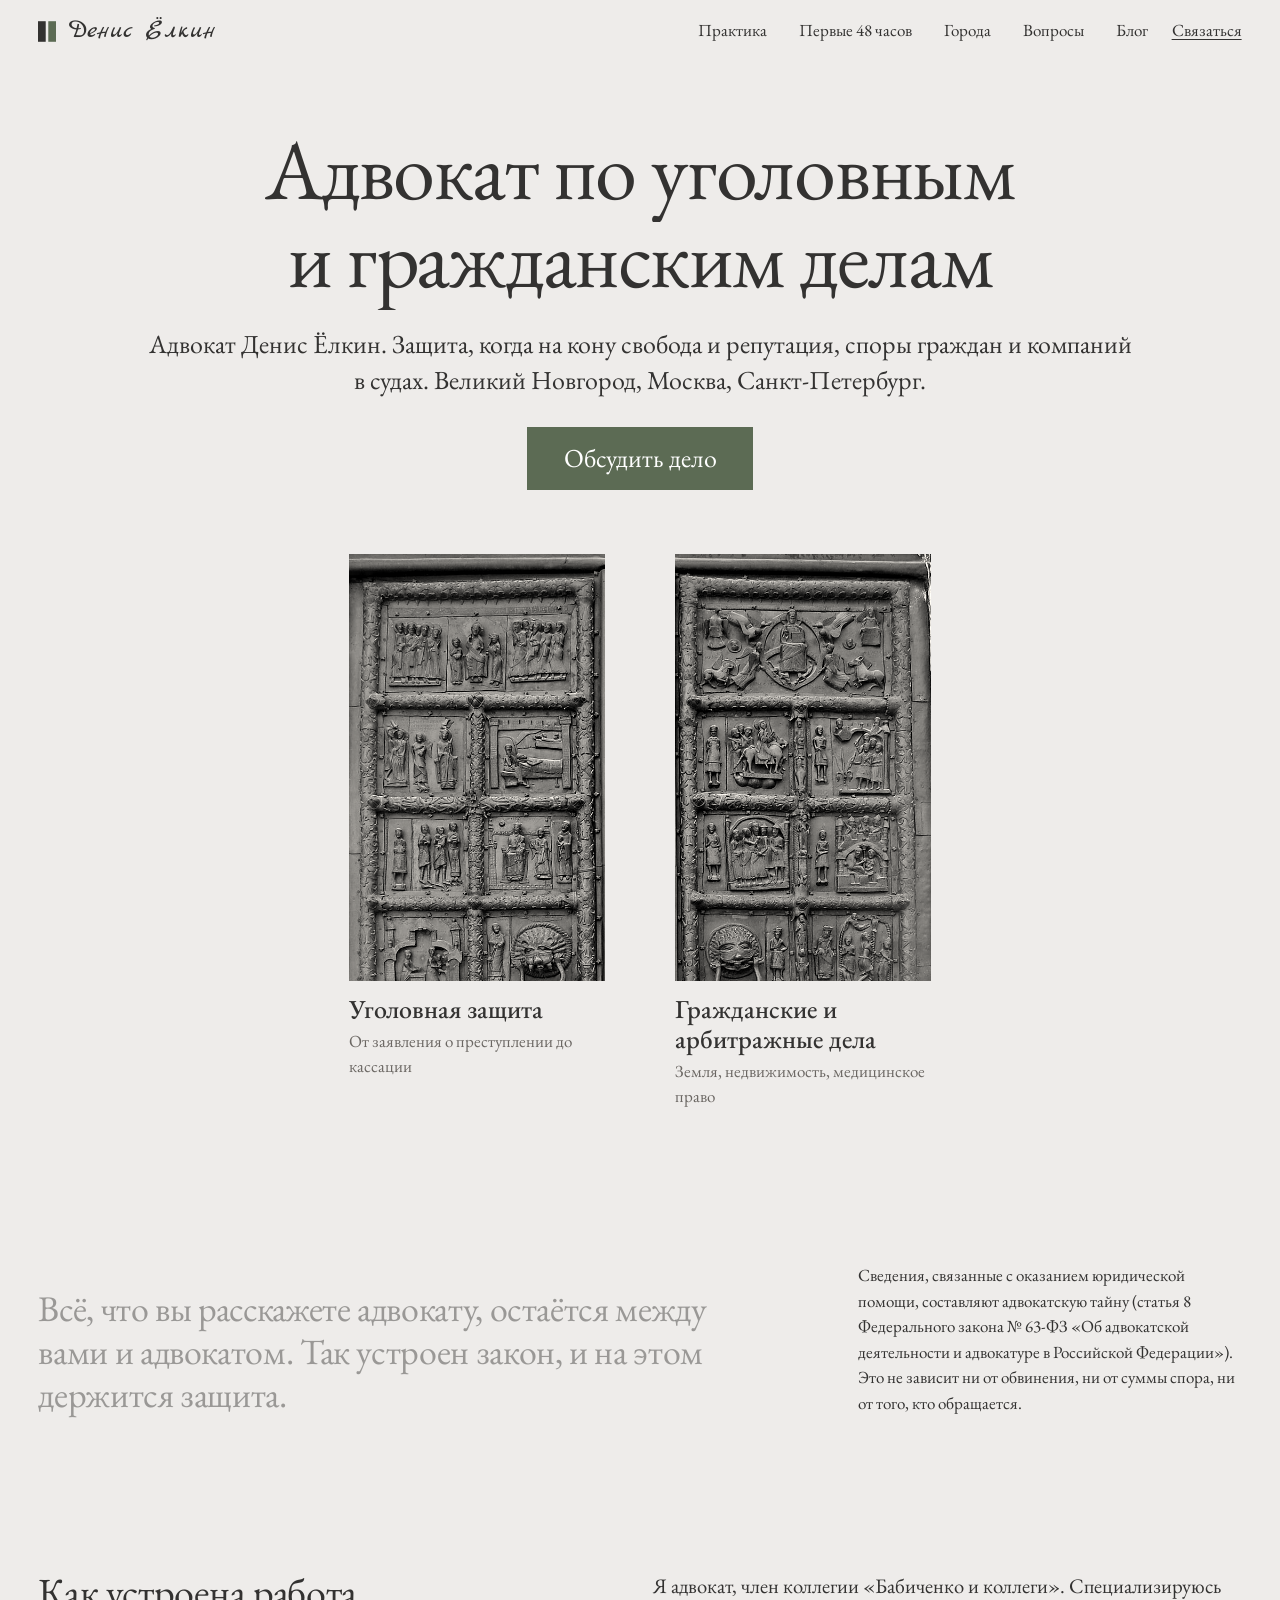
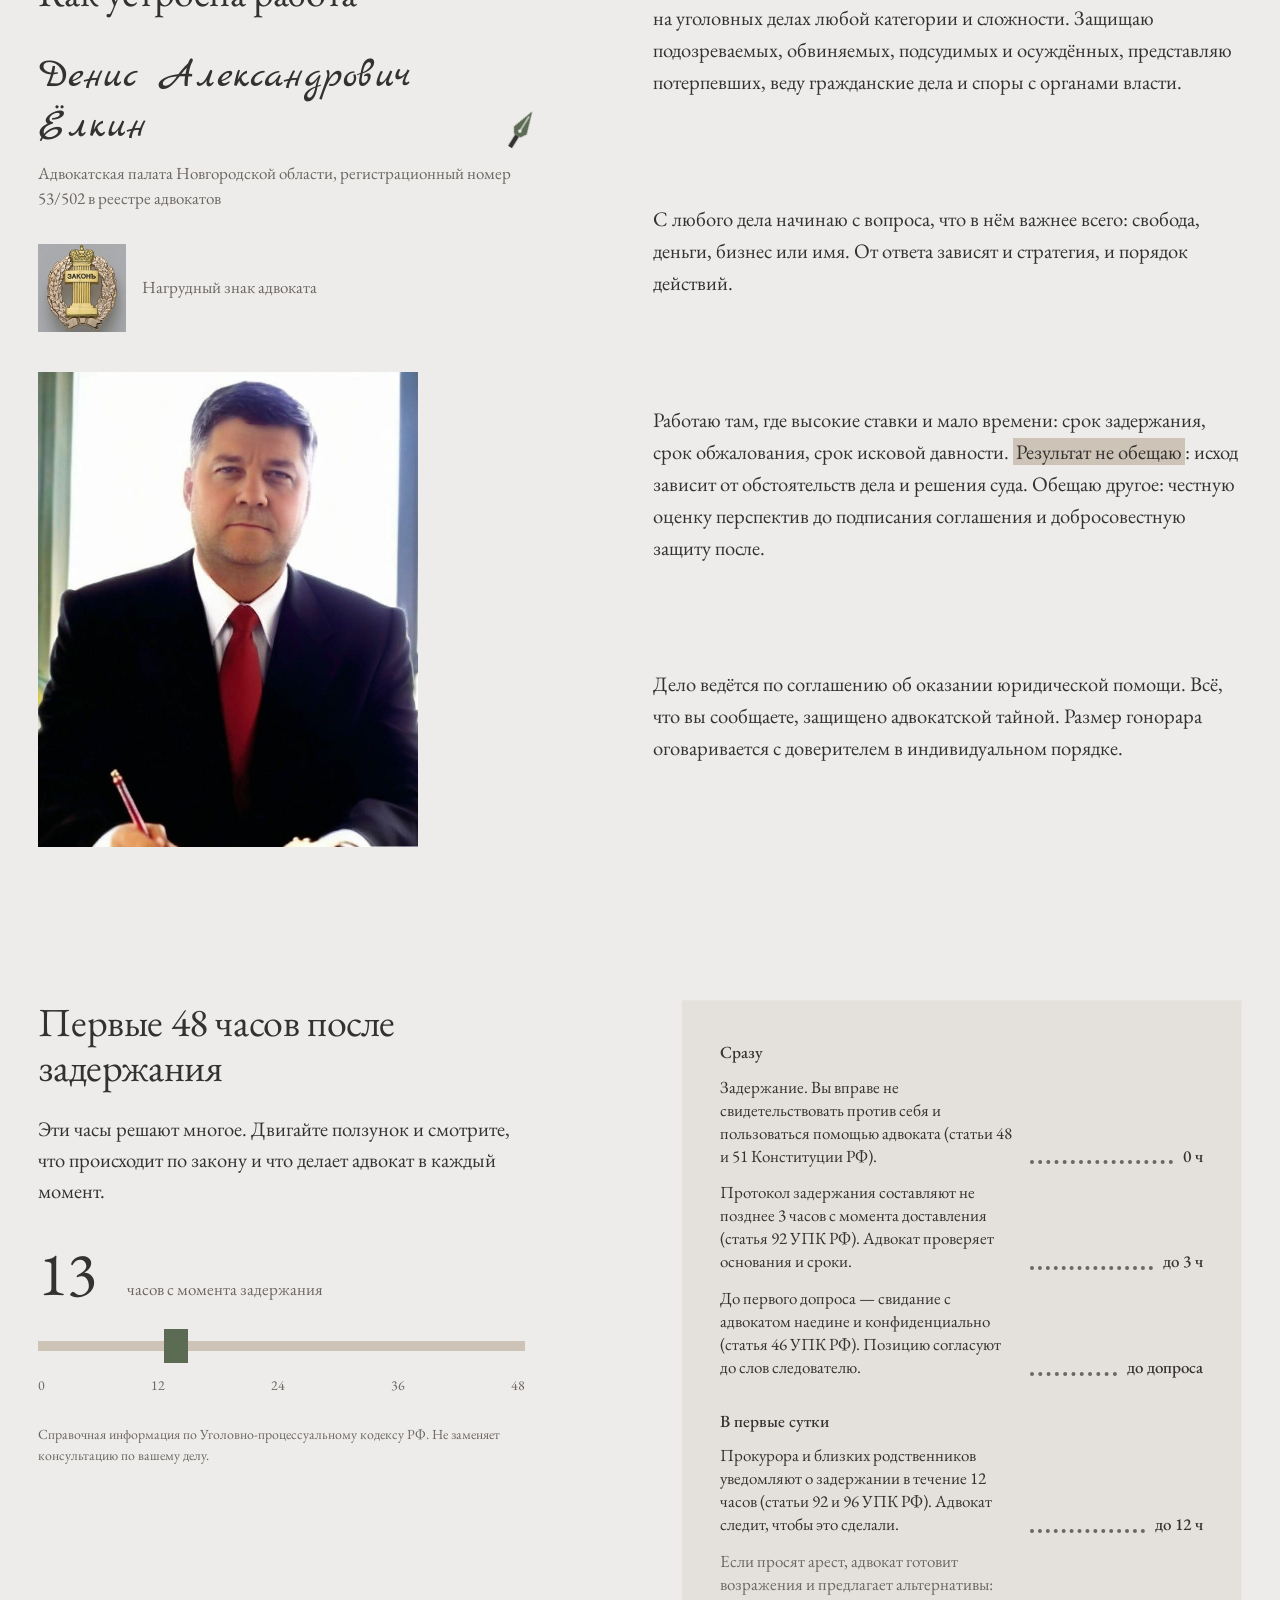
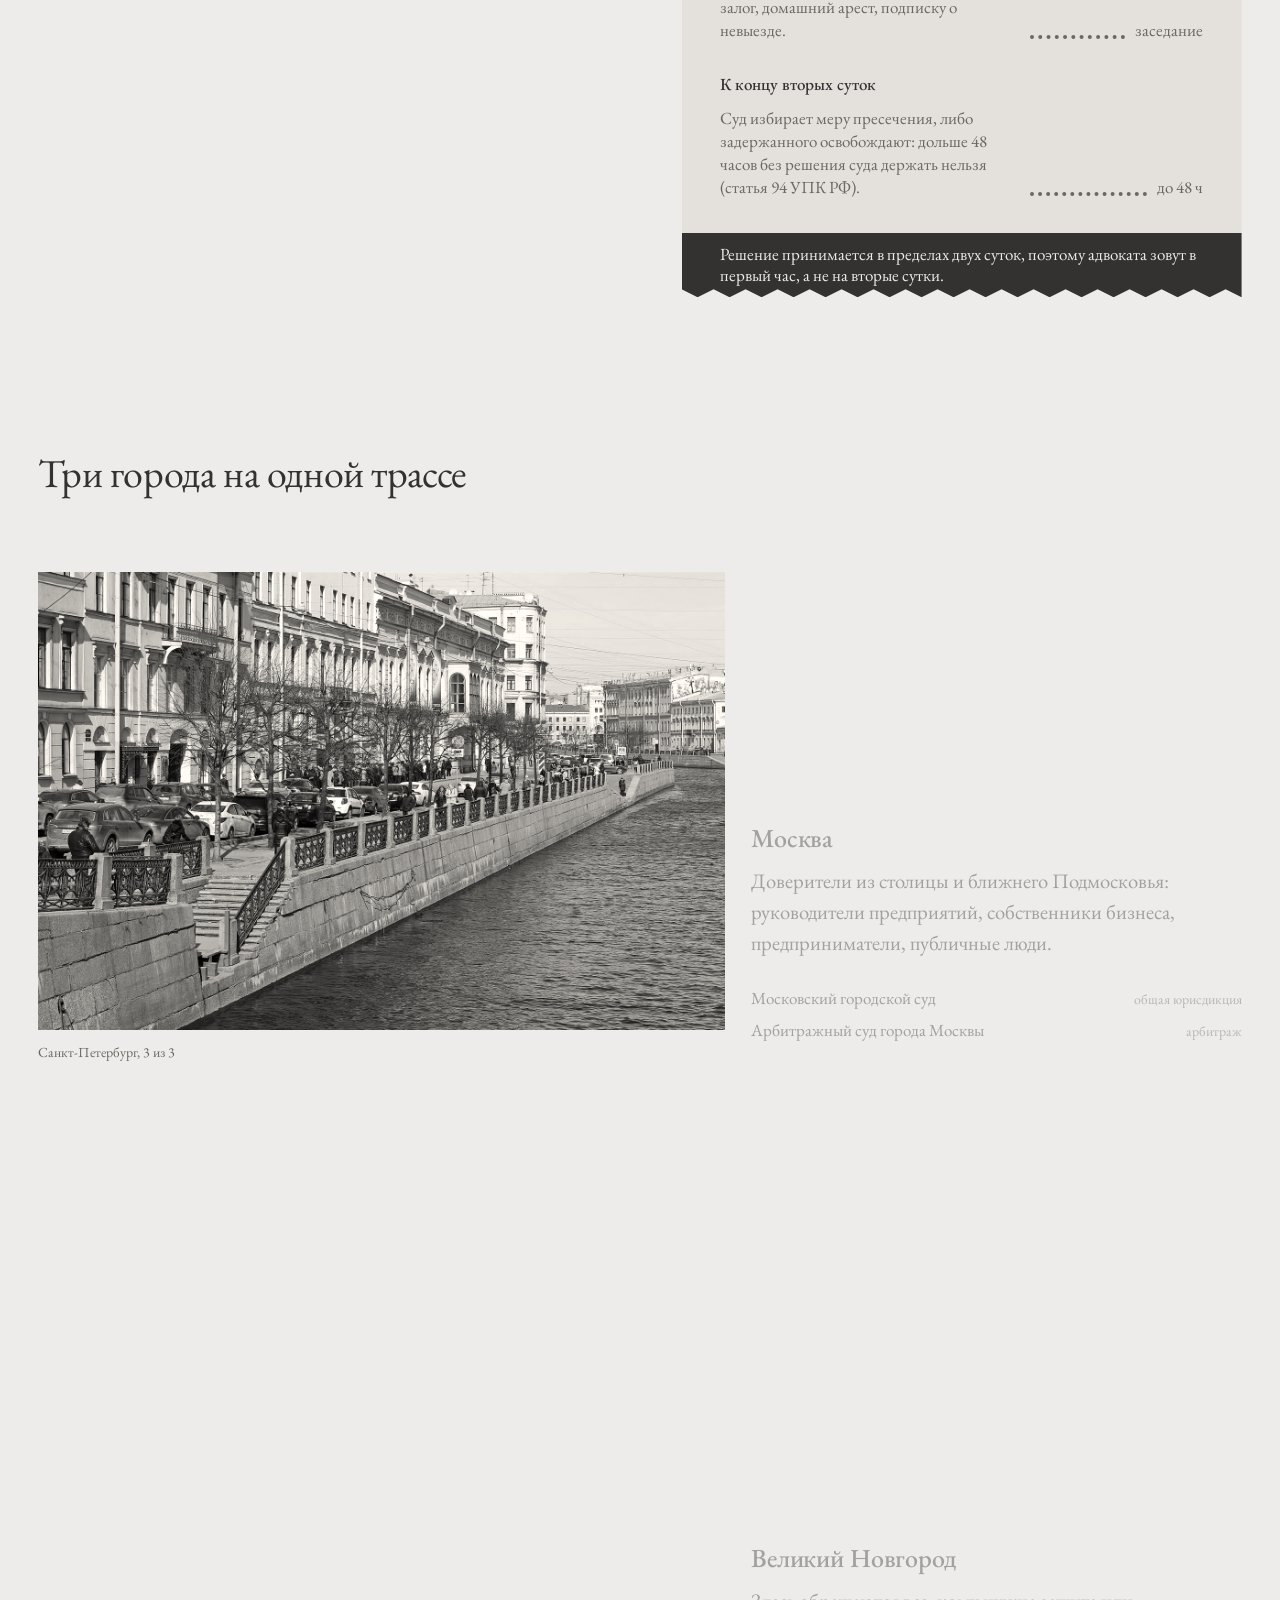
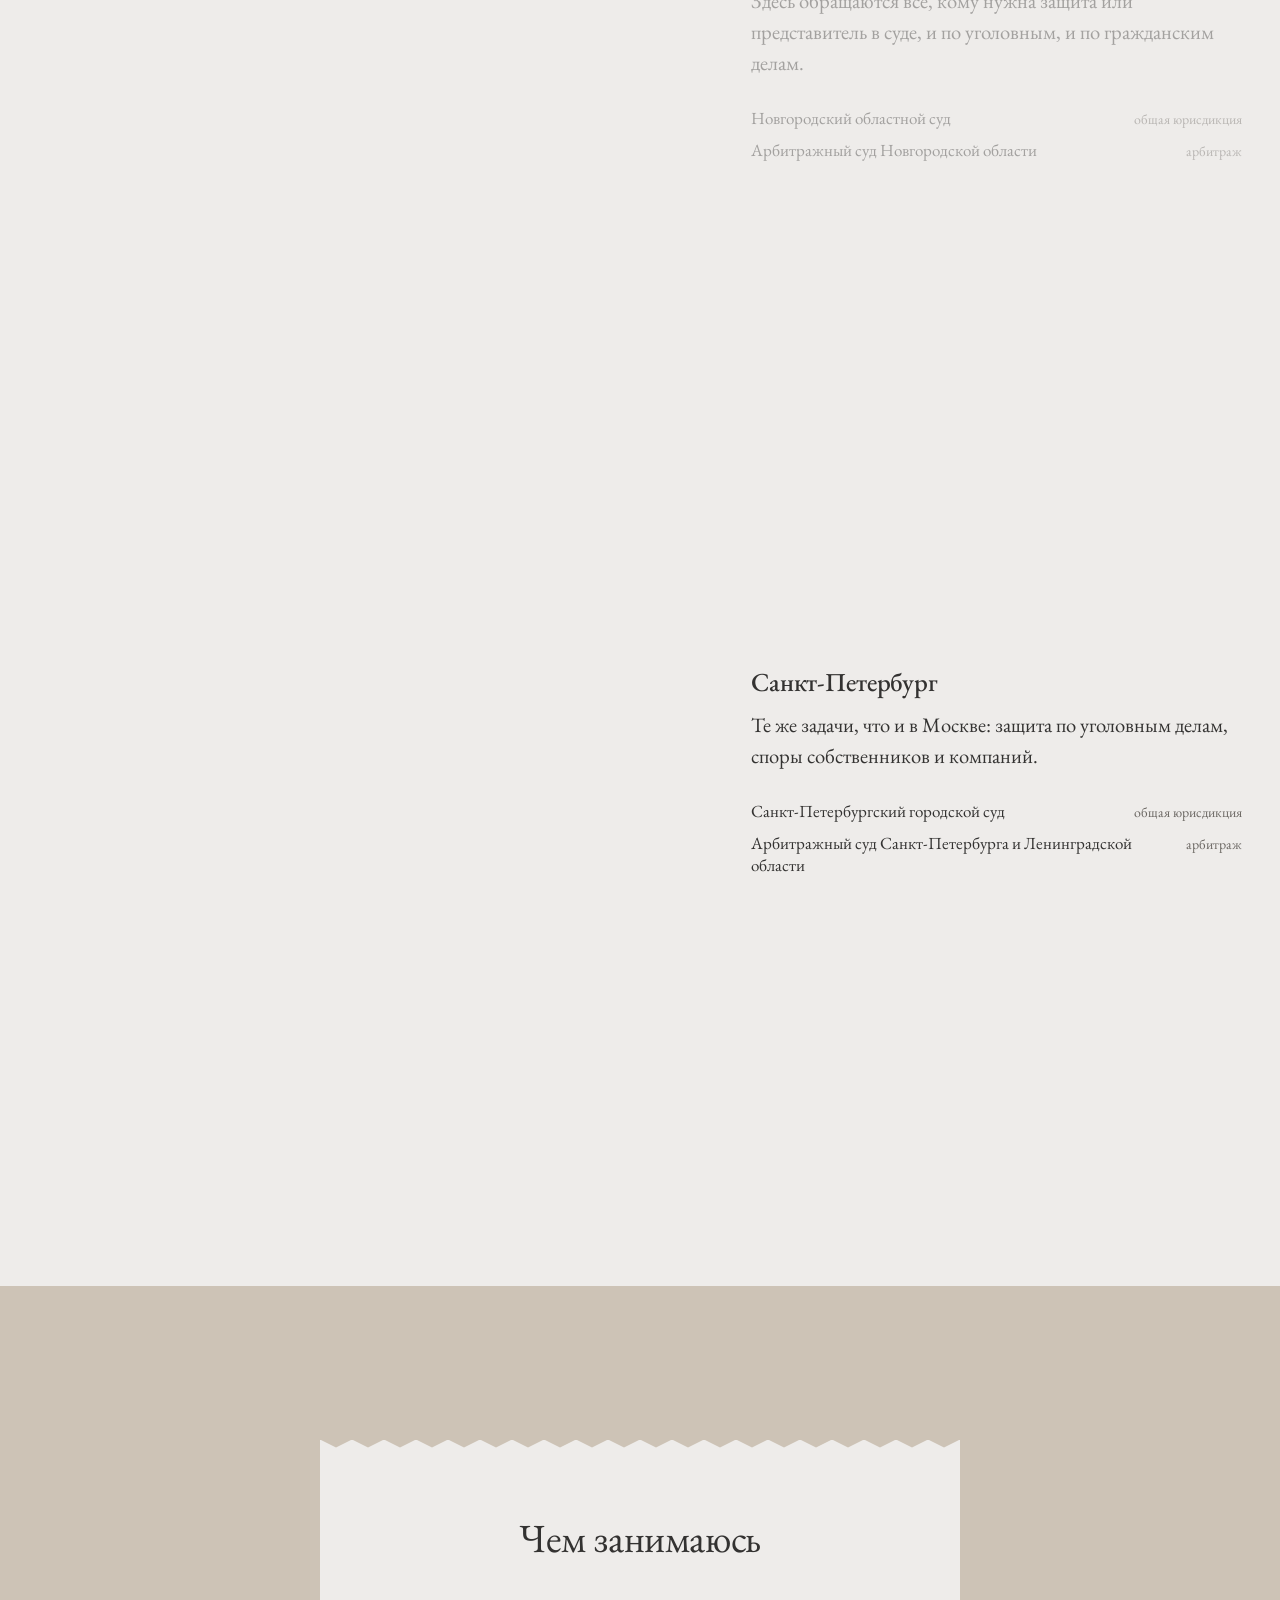
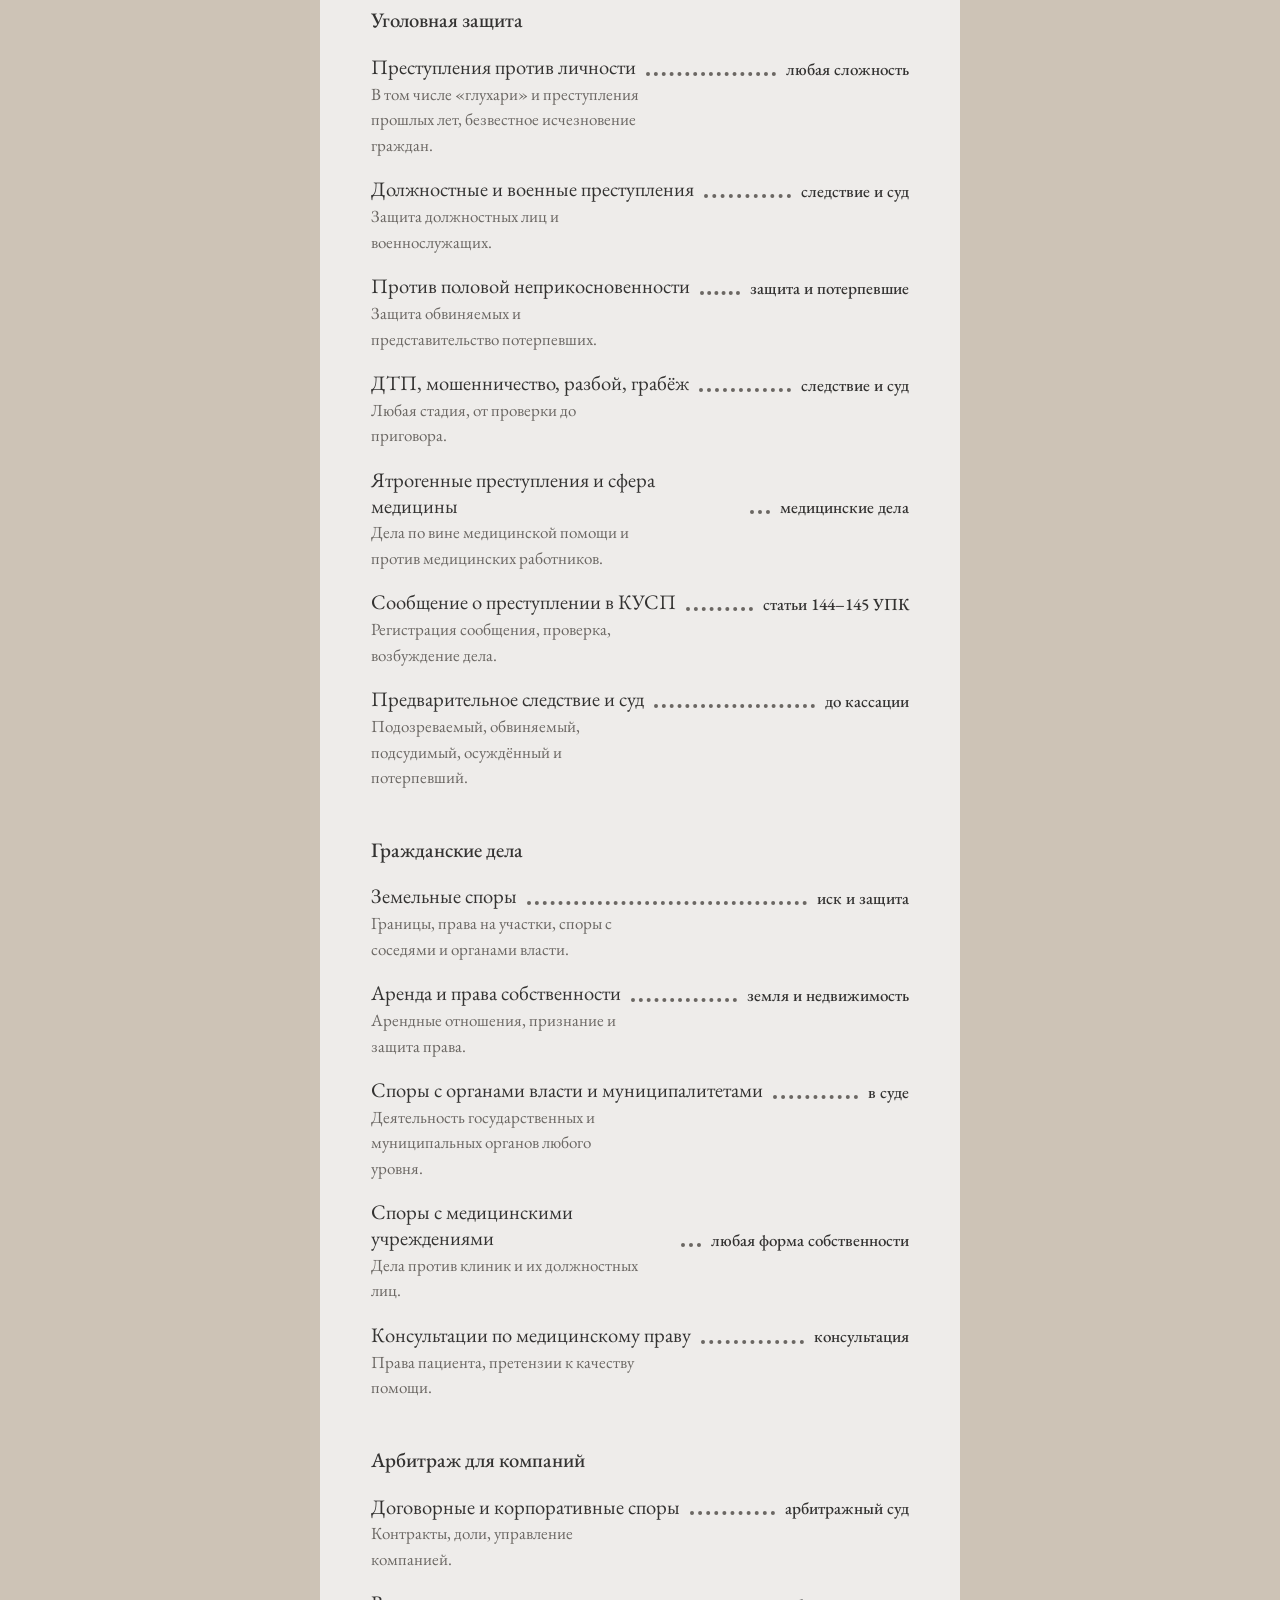
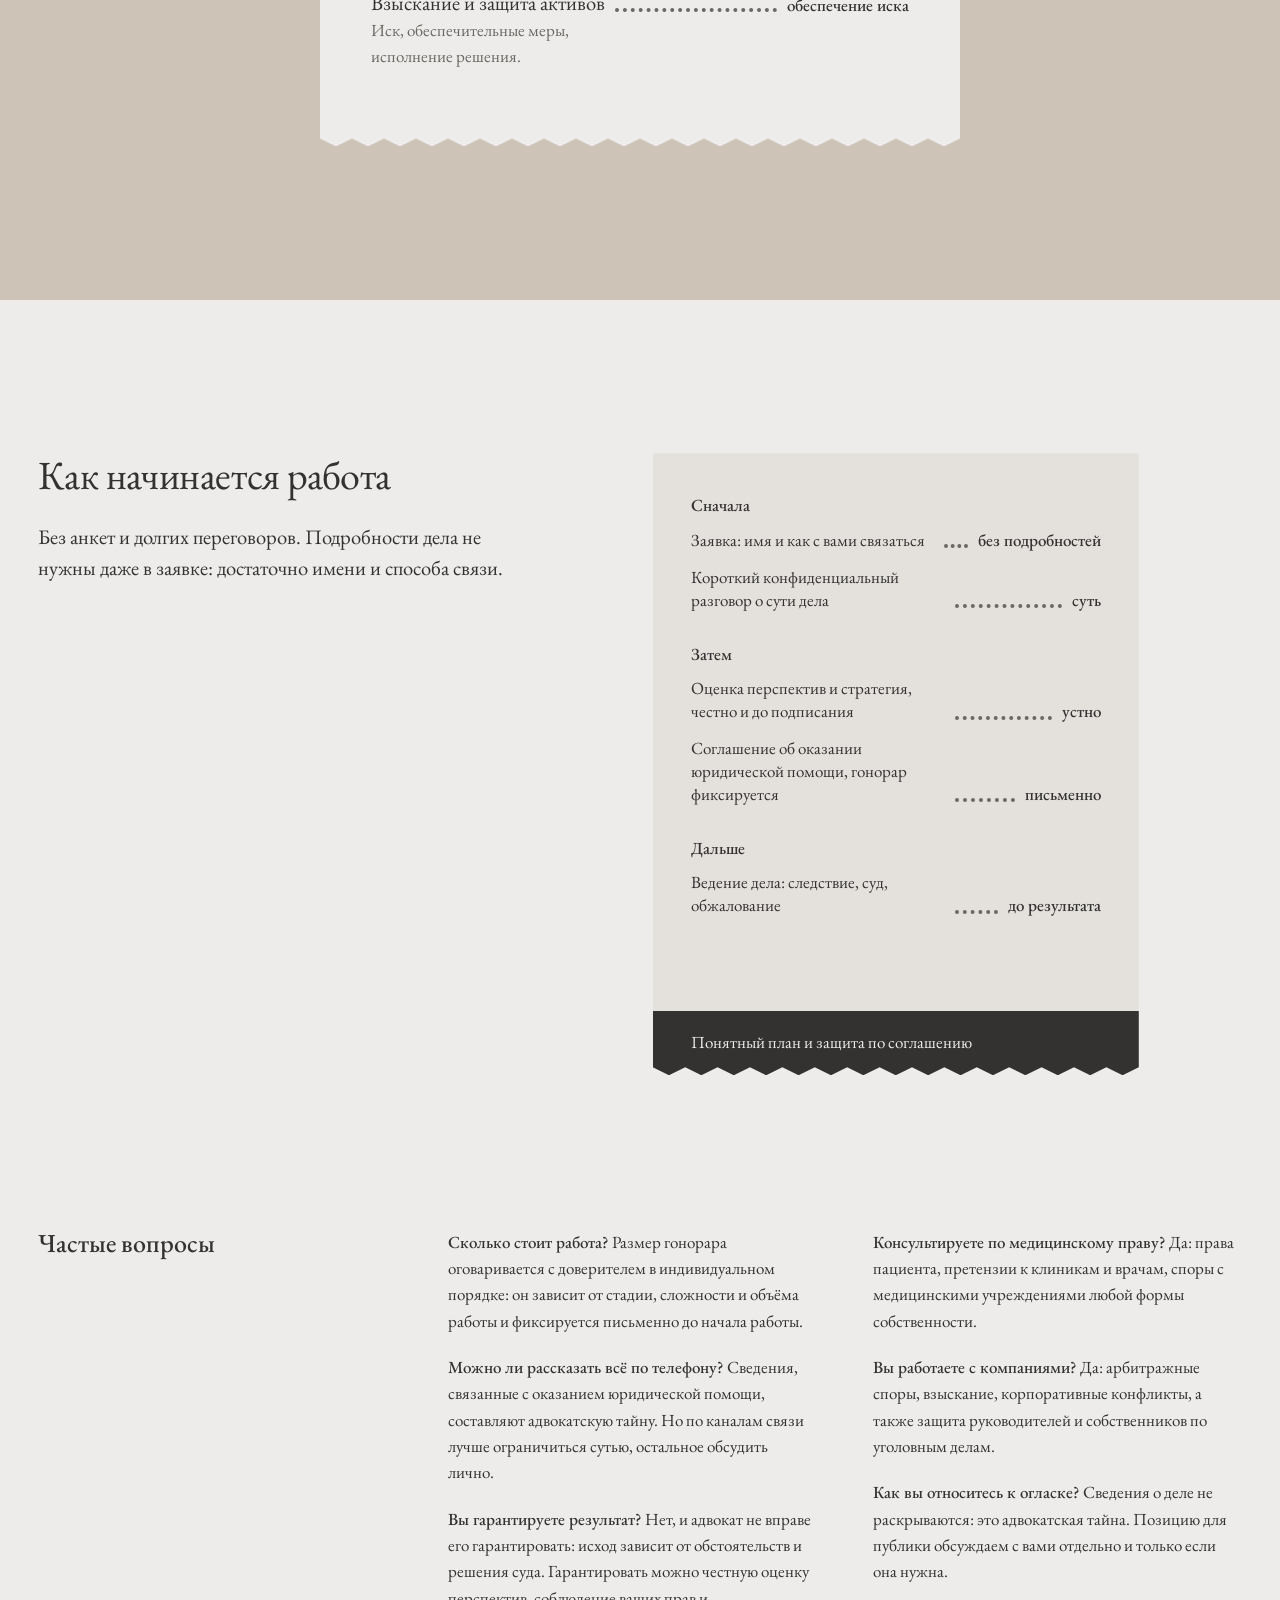
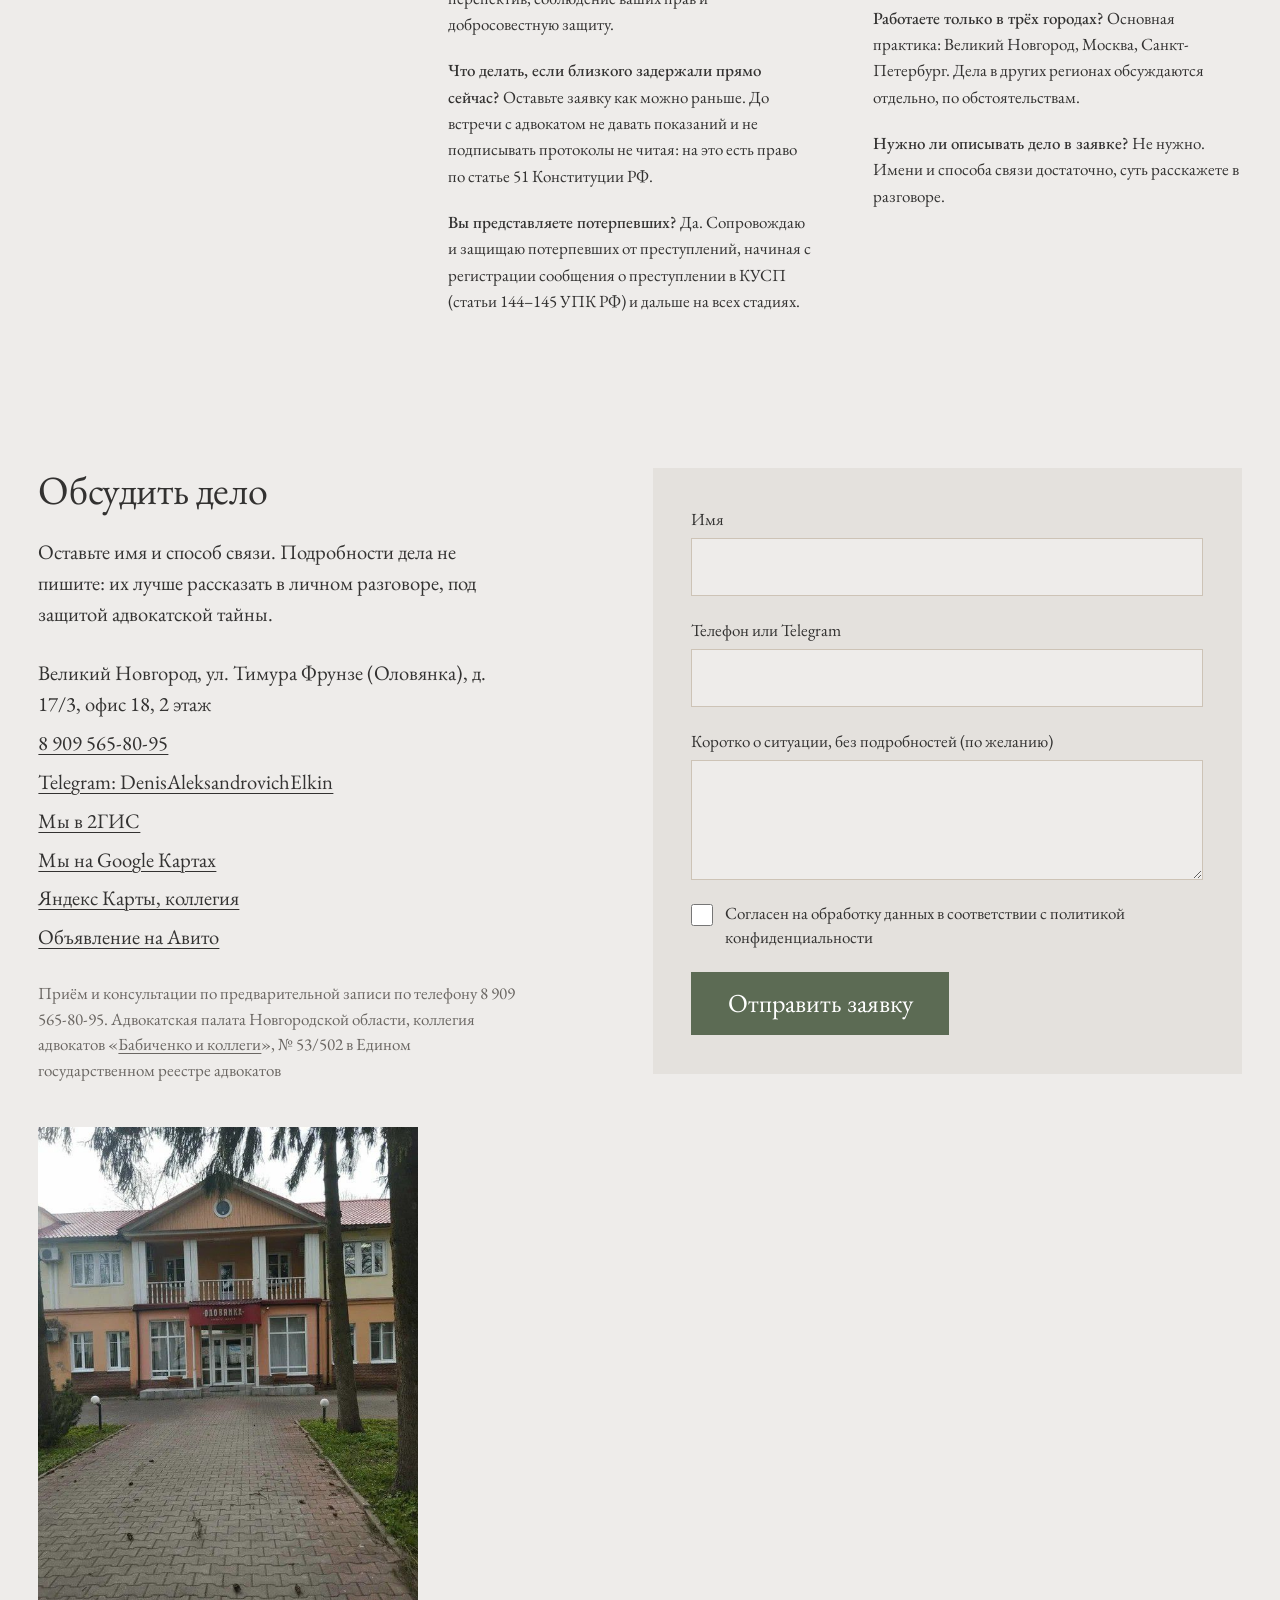
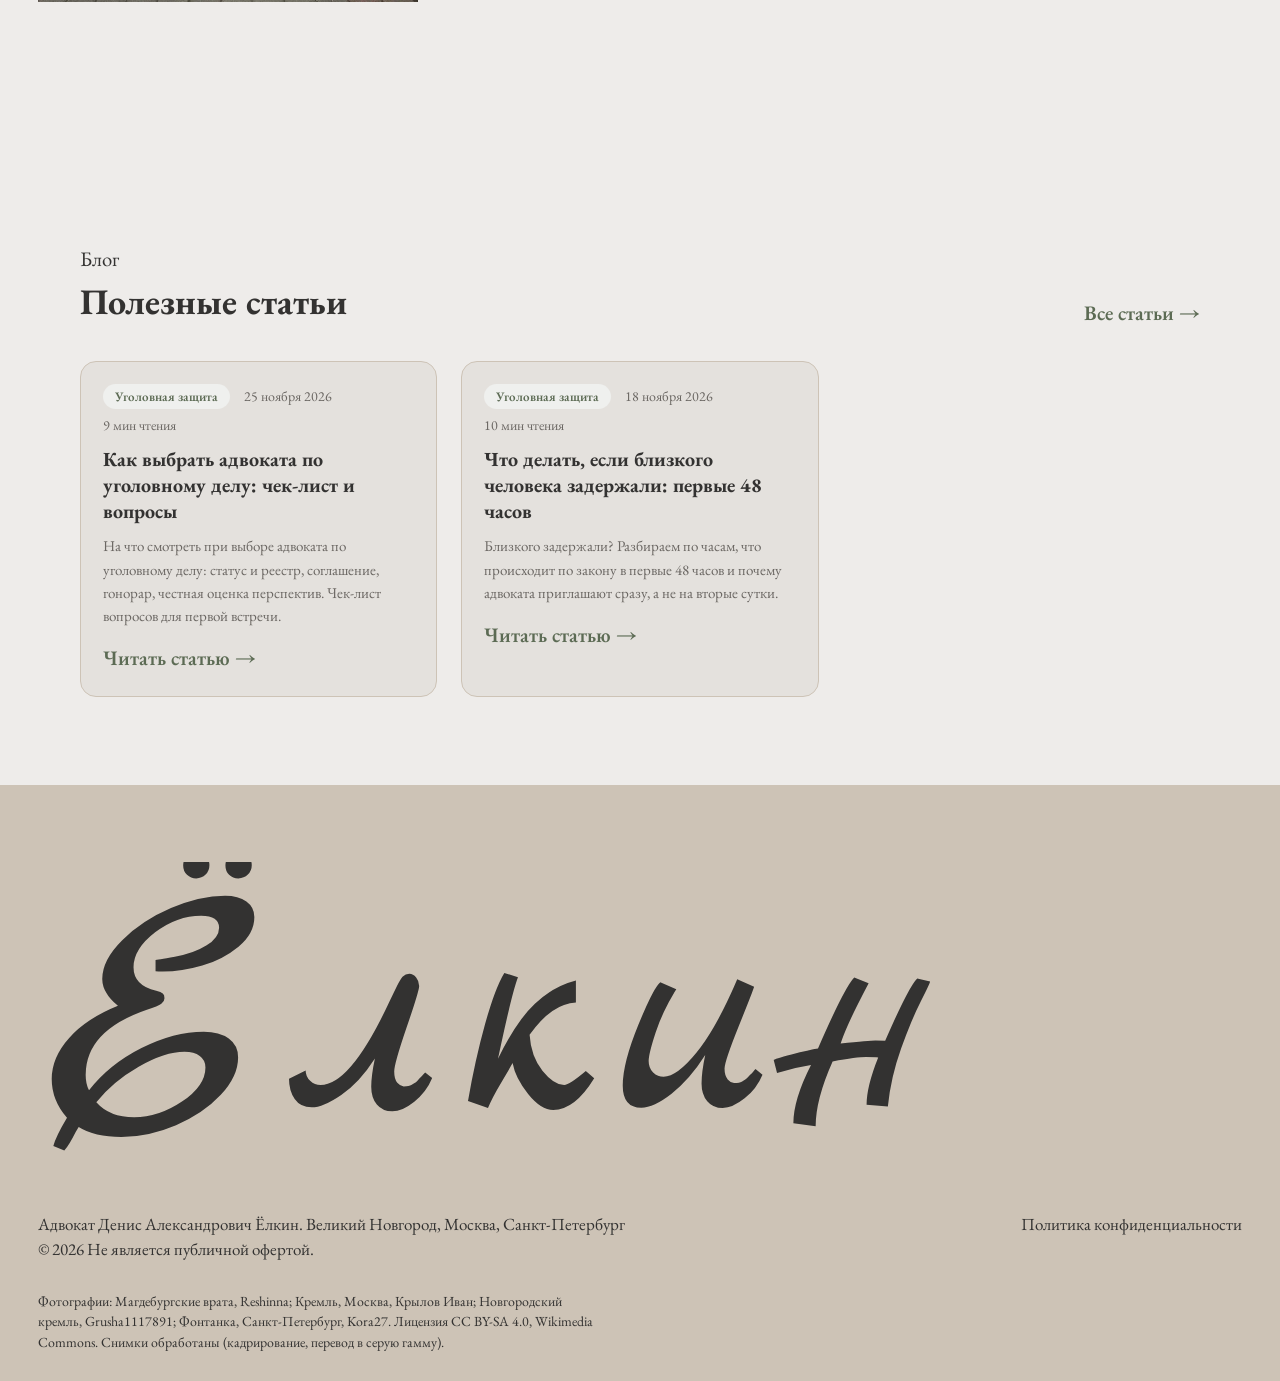
<file: index.html>
<!doctype html>
<html lang="ru">
<head>
<meta charset="utf-8">
<meta name="viewport" content="width=device-width, initial-scale=1">
<title>Адвокат Денис Ёлкин — уголовные и гражданские дела, Великий Новгород, Москва, Санкт-Петербург</title>
<meta name="description" content="Адвокат Денис Александрович Ёлкин: защита подозреваемых и обвиняемых по уголовным делам, представительство граждан и компаний в гражданских делах и арбитражном суде. Москва, Санкт-Петербург, Великий Новгород. Адвокатская тайна.">
<meta property="og:title" content="Адвокат Денис Ёлкин: уголовные и гражданские дела">
<meta property="og:description" content="Защита по уголовным делам, гражданские и арбитражные споры. Москва, Санкт-Петербург, Великий Новгород.">
<meta property="og:type" content="website">
<meta name="theme-color" content="#eeecea">
<link rel="icon" href="favicon.svg" type="image/svg+xml">
<link rel="preconnect" href="https://fonts.googleapis.com">
<link rel="preconnect" href="https://fonts.gstatic.com" crossorigin>
<link href="https://fonts.googleapis.com/css2?family=EB+Garamond:ital,wght@0,400;0,500;1,400;1,500&amp;family=Marck+Script&amp;subset=cyrillic&amp;display=swap" rel="stylesheet">
<link rel="stylesheet" href="styles.css">
<link rel="stylesheet" href="blog/blog.css">
<link rel="preload" as="image" href="img/vrata.jpg" fetchpriority="high">
<script>document.documentElement.classList.add('js')</script>
<link rel="alternate" type="application/rss+xml" title="Блог" href="feed.xml">
</head>
<body>

<svg width="0" height="0" style="position:absolute" aria-hidden="true">
  <symbol id="mark" viewBox="0 0 28 32">
    <rect x="0" y="0" width="12" height="32" fill="currentColor"/>
    <rect x="16" y="0" width="12" height="32" fill="var(--accent)"/>
  </symbol>
</svg>

<header class="header" id="header">
  <div class="header__inner">
    <a class="logo" href="#top" aria-label="Адвокат Денис Ёлкин — на главную">
      <svg class="logo__mark" width="18" height="21" aria-hidden="true"><use href="#mark"/></svg>
      <span class="logo__name script">Денис Ёлкин</span>
    </a>
    <nav class="nav" id="nav" aria-label="Разделы">
      <a href="#practice">Практика</a>
      <a href="#hours">Первые 48 часов</a>
      <a href="#cities">Города</a>
      <a href="#faq">Вопросы</a>
    <!-- BLOGNAV:START --><a href="blog/">Блог</a><!-- BLOGNAV:END --></nav>
    <a class="header__tel" href="tel:+79095658095">8 909 565-80-95</a>
    <a class="header__link" href="#contact">Связаться</a>
    <button class="burger" id="burger" type="button" aria-label="Меню" aria-expanded="false" aria-controls="nav"><span></span><span></span></button>
  </div>
</header>

<main id="top">

<!-- HERO: две створки -->
<section class="hero" aria-labelledby="h1">
  <h1 class="hero__title lines" id="h1">
    <span class="line"><span data-line style="--i:0">Адвокат по уголовным</span></span>
    <span class="line"><span data-line style="--i:1">и гражданским делам</span></span>
  </h1>
  <p class="hero__lead" data-load style="--d:420ms">Адвокат Денис Ёлкин. Защита, когда на кону свобода и репутация, споры граждан и компаний в судах. Великий Новгород, Москва, Санкт-Петербург.</p>
  <a class="button" href="#contact" data-load style="--d:520ms">Обсудить дело</a>

  <div class="doors">
    <a class="door door--left" href="#practice" data-door>
      <span class="door__pic"><img src="img/vrata.jpg" width="1200" height="1600" alt="Левая створка бронзовых Магдебургских врат Софийского собора в Великом Новгороде" fetchpriority="high"></span>
      <span class="door__name">Уголовная защита</span>
      <span class="door__line">От заявления о преступлении до кассации</span>
    </a>
    <a class="door door--right" href="#practice" data-door>
      <span class="door__pic"><img src="img/vrata.jpg" width="1200" height="1600" alt="Правая створка бронзовых Магдебургских врат Софийского собора в Великом Новгороде" fetchpriority="high"></span>
      <span class="door__name">Гражданские и арбитражные дела</span>
      <span class="door__line">Земля, недвижимость, медицинское право</span>
    </a>
  </div>
</section>

<!-- ТАЙНА -->
<section class="secret" aria-labelledby="secret-h">
  <div class="secret__text">
    <h2 class="visually-hidden" id="secret-h">Адвокатская тайна</h2>
    <p class="statement" data-fill>Всё, что вы расскажете адвокату, остаётся между вами и адвокатом. Так устроен закон, и на этом держится защита.</p>
  </div>
  <p class="secret__note">Сведения, связанные с оказанием юридической помощи, составляют адвокатскую тайну (статья 8 Федерального закона № 63-ФЗ «Об адвокатской деятельности и адвокатуре в Российской Федерации»). Это не зависит ни от обвинения, ни от суммы спора, ни от того, кто обращается.</p>
</section>

<!-- ПИСЬМО -->
<section class="letter" aria-labelledby="letter-h">
  <div class="letter__head">
    <h2 class="h2" id="letter-h" data-lines>Как устроена работа</h2>
    <p class="sign" data-reveal><span class="sign__name script"><span class="sign__ink">Денис Александрович Ёлкин</span><svg class="pen" viewBox="0 0 24 56" width="18" height="42" aria-hidden="true"><path d="M12 0 L22 30 L17 38 H7 L2 30 Z" fill="currentColor"/><rect x="9" y="38" width="6" height="18" fill="var(--ink)"/><rect x="11.2" y="8" width="1.6" height="22" fill="var(--bg)"/><circle cx="12" cy="31" r="2.2" fill="var(--bg)"/></svg></span><span class="sign__role">Адвокатская палата Новгородской области, регистрационный номер 53/502 в реестре адвокатов</span></p>
    <figure class="badge" data-reveal><img src="img/znak.jpg" width="640" height="640" alt="Нагрудный знак адвоката" loading="lazy"><figcaption>Нагрудный знак адвоката</figcaption></figure>
    <figure class="portrait" data-reveal><img src="img/elkin-1.jpg" width="759" height="949" alt="Адвокат Денис Александрович Ёлкин" loading="lazy"></figure>
  </div>
  <div class="letter__body">
    <p data-reveal>Я адвокат, член коллегии «Бабиченко и коллеги». Специализируюсь на уголовных делах любой категории и сложности. Защищаю подозреваемых, обвиняемых, подсудимых и осуждённых, представляю потерпевших, веду гражданские дела и споры с органами власти.</p>
    <p data-reveal>С любого дела начинаю с вопроса, что в нём важнее всего: свобода, деньги, бизнес или имя. От ответа зависят и стратегия, и порядок действий.</p>
    <p data-reveal>Работаю там, где высокие ставки и мало времени: срок задержания, срок обжалования, срок исковой давности. <mark>Результат не обещаю</mark>: исход зависит от обстоятельств дела и решения суда. Обещаю другое: честную оценку перспектив до подписания соглашения и добросовестную защиту после.</p>
    <p data-reveal>Дело ведётся по соглашению об оказании юридической помощи. Всё, что вы сообщаете, защищено адвокатской тайной. Размер гонорара оговаривается с доверителем в индивидуальном порядке.</p>
  </div>
</section>

<!-- 48 ЧАСОВ: живая вещь -->
<section class="hours" id="hours" aria-labelledby="hours-h">
  <div class="hours__side">
    <h2 class="h2" id="hours-h" data-lines>Первые 48 часов после задержания</h2>
    <p class="hours__intro" data-reveal>Эти часы решают многое. Двигайте ползунок и смотрите, что происходит по закону и что делает адвокат в каждый момент.</p>
    <div class="scrub" data-reveal>
      <p class="scrub__read" aria-live="polite"><span class="scrub__num" id="scrubNum">48</span> <span class="scrub__unit">часов с момента задержания</span></p>
      <label class="visually-hidden" for="scrub">Часы с момента задержания</label>
      <input class="scrub__range" id="scrub" type="range" min="0" max="48" step="1" value="48">
      <p class="scrub__ticks" aria-hidden="true"><span>0</span><span>12</span><span>24</span><span>36</span><span>48</span></p>
    </div>
    <p class="hours__note" data-reveal>Справочная информация по Уголовно-процессуальному кодексу РФ. Не заменяет консультацию по вашему делу.</p>
  </div>

  <div class="slip slip--hours" id="slipHours" data-zig>
    <div class="slip__group">
      <h3 class="slip__time">Сразу</h3>
      <ul class="slip__rows">
        <li class="slip__row is-on" data-h="0"><span class="slip__what">Задержание. Вы вправе не свидетельствовать против себя и пользоваться помощью адвоката (статьи 48 и 51 Конституции РФ).</span><span class="slip__dots" aria-hidden="true"></span><span class="slip__val">0 ч</span></li>
        <li class="slip__row is-on" data-h="3"><span class="slip__what">Протокол задержания составляют не позднее 3 часов с момента доставления (статья 92 УПК РФ). Адвокат проверяет основания и сроки.</span><span class="slip__dots" aria-hidden="true"></span><span class="slip__val">до 3 ч</span></li>
        <li class="slip__row is-on" data-h="6"><span class="slip__what">До первого допроса — свидание с адвокатом наедине и конфиденциально (статья 46 УПК РФ). Позицию согласуют до слов следователю.</span><span class="slip__dots" aria-hidden="true"></span><span class="slip__val">до допроса</span></li>
      </ul>
    </div>
    <div class="slip__group">
      <h3 class="slip__time">В первые сутки</h3>
      <ul class="slip__rows">
        <li class="slip__row is-on" data-h="12"><span class="slip__what">Прокурора и близких родственников уведомляют о задержании в течение 12 часов (статьи 92 и 96 УПК РФ). Адвокат следит, чтобы это сделали.</span><span class="slip__dots" aria-hidden="true"></span><span class="slip__val">до 12 ч</span></li>
        <li class="slip__row is-on" data-h="30"><span class="slip__what">Если просят арест, адвокат готовит возражения и предлагает альтернативы: залог, домашний арест, подписку о невыезде.</span><span class="slip__dots" aria-hidden="true"></span><span class="slip__val">заседание</span></li>
      </ul>
    </div>
    <div class="slip__group">
      <h3 class="slip__time">К концу вторых суток</h3>
      <ul class="slip__rows">
        <li class="slip__row is-on" data-h="48"><span class="slip__what">Суд избирает меру пресечения, либо задержанного освобождают: дольше 48 часов без решения суда держать нельзя (статья 94 УПК РФ).</span><span class="slip__dots" aria-hidden="true"></span><span class="slip__val">до 48 ч</span></li>
      </ul>
    </div>
    <p class="slip__result"><span>Решение принимается в пределах двух суток, поэтому адвоката зовут в первый час, а не на вторые сутки.</span></p>
  </div>
</section>

<!-- ГОРОДА: удерживаемая картинка -->
<section class="cities" id="cities" aria-labelledby="cities-h">
  <h2 class="h2 cities__head" id="cities-h" data-lines>Три города на одной трассе</h2>
  <div class="steps">
    <figure class="steps__media">
      <div class="steps__pictures">
        <img src="img/moskva.jpg" width="1500" height="1000" alt="Кремлёвская набережная в Москве на рассвете, вдали Москва-Сити" class="is-on">
        <img src="img/novgorod.jpg" width="1500" height="1000" alt="Новгородский кремль и Волхов" loading="lazy">
        <img src="img/spb.jpg" width="1500" height="1000" alt="Набережная реки Фонтанки в Санкт-Петербурге" loading="lazy">
      </div>
      <figcaption class="steps__count" aria-hidden="true"></figcaption>
    </figure>
    <ol class="steps__list">
      <li class="steps__item">
        <h3 class="h3">Москва</h3>
        <p>Доверители из столицы и ближнего Подмосковья: руководители предприятий, собственники бизнеса, предприниматели, публичные люди.</p>
        <ul class="rows">
          <li><span>Московский городской суд</span><span class="rows__val">общая юрисдикция</span></li>
          <li><span>Арбитражный суд города Москвы</span><span class="rows__val">арбитраж</span></li>
        </ul>
      </li>
      <li class="steps__item">
        <h3 class="h3">Великий Новгород</h3>
        <p>Здесь обращаются все, кому нужна защита или представитель в суде, и по уголовным, и по гражданским делам.</p>
        <ul class="rows">
          <li><span>Новгородский областной суд</span><span class="rows__val">общая юрисдикция</span></li>
          <li><span>Арбитражный суд Новгородской области</span><span class="rows__val">арбитраж</span></li>
        </ul>
      </li>
      <li class="steps__item">
        <h3 class="h3">Санкт-Петербург</h3>
        <p>Те же задачи, что и в Москве: защита по уголовным делам, споры собственников и компаний.</p>
        <ul class="rows">
          <li><span>Санкт-Петербургский городской суд</span><span class="rows__val">общая юрисдикция</span></li>
          <li><span>Арбитражный суд Санкт-Петербурга и Ленинградской области</span><span class="rows__val">арбитраж</span></li>
        </ul>
      </li>
    </ol>
  </div>
</section>

<!-- ПРАКТИКА: меню -->
<section class="practice" id="practice" aria-labelledby="practice-h">
  <div class="sheet" data-zig>
    <h2 class="sheet__title" id="practice-h" data-lines>Чем занимаюсь</h2>

    <div class="menu" id="criminal">
      <h3 class="menu__group">Уголовная защита</h3>
      <ul class="menu__list">
        <li><div class="menu__row"><span class="menu__name">Преступления против личности</span><span class="menu__dots" aria-hidden="true"></span><span class="menu__val">любая сложность</span></div><p class="menu__desc">В том числе «глухари» и преступления прошлых лет, безвестное исчезновение граждан.</p></li>
        <li><div class="menu__row"><span class="menu__name">Должностные и военные преступления</span><span class="menu__dots" aria-hidden="true"></span><span class="menu__val">следствие и суд</span></div><p class="menu__desc">Защита должностных лиц и военнослужащих.</p></li>
        <li><div class="menu__row"><span class="menu__name">Против половой неприкосновенности</span><span class="menu__dots" aria-hidden="true"></span><span class="menu__val">защита и потерпевшие</span></div><p class="menu__desc">Защита обвиняемых и представительство потерпевших.</p></li>
        <li><div class="menu__row"><span class="menu__name">ДТП, мошенничество, разбой, грабёж</span><span class="menu__dots" aria-hidden="true"></span><span class="menu__val">следствие и суд</span></div><p class="menu__desc">Любая стадия, от проверки до приговора.</p></li>
        <li><div class="menu__row"><span class="menu__name">Ятрогенные преступления и сфера медицины</span><span class="menu__dots" aria-hidden="true"></span><span class="menu__val">медицинские дела</span></div><p class="menu__desc">Дела по вине медицинской помощи и против медицинских работников.</p></li>
        <li><div class="menu__row"><span class="menu__name">Сообщение о преступлении в КУСП</span><span class="menu__dots" aria-hidden="true"></span><span class="menu__val">статьи 144–145 УПК</span></div><p class="menu__desc">Регистрация сообщения, проверка, возбуждение дела.</p></li>
        <li><div class="menu__row"><span class="menu__name">Предварительное следствие и суд</span><span class="menu__dots" aria-hidden="true"></span><span class="menu__val">до кассации</span></div><p class="menu__desc">Подозреваемый, обвиняемый, подсудимый, осуждённый и потерпевший.</p></li>
      </ul>
    </div>

    <div class="menu" id="civil">
      <h3 class="menu__group">Гражданские дела</h3>
      <ul class="menu__list">
        <li><div class="menu__row"><span class="menu__name">Земельные споры</span><span class="menu__dots" aria-hidden="true"></span><span class="menu__val">иск и защита</span></div><p class="menu__desc">Границы, права на участки, споры с соседями и органами власти.</p></li>
        <li><div class="menu__row"><span class="menu__name">Аренда и права собственности</span><span class="menu__dots" aria-hidden="true"></span><span class="menu__val">земля и недвижимость</span></div><p class="menu__desc">Арендные отношения, признание и защита права.</p></li>
        <li><div class="menu__row"><span class="menu__name">Споры с органами власти и муниципалитетами</span><span class="menu__dots" aria-hidden="true"></span><span class="menu__val">в суде</span></div><p class="menu__desc">Деятельность государственных и муниципальных органов любого уровня.</p></li>
        <li><div class="menu__row"><span class="menu__name">Споры с медицинскими учреждениями</span><span class="menu__dots" aria-hidden="true"></span><span class="menu__val">любая форма собственности</span></div><p class="menu__desc">Дела против клиник и их должностных лиц.</p></li>
        <li><div class="menu__row"><span class="menu__name">Консультации по медицинскому праву</span><span class="menu__dots" aria-hidden="true"></span><span class="menu__val">консультация</span></div><p class="menu__desc">Права пациента, претензии к качеству помощи.</p></li>
      </ul>
    </div>

    <div class="menu" id="arbitr">
      <h3 class="menu__group">Арбитраж для компаний</h3>
      <ul class="menu__list">
        <li><div class="menu__row"><span class="menu__name">Договорные и корпоративные споры</span><span class="menu__dots" aria-hidden="true"></span><span class="menu__val">арбитражный суд</span></div><p class="menu__desc">Контракты, доли, управление компанией.</p></li>
        <li><div class="menu__row"><span class="menu__name">Взыскание и защита активов</span><span class="menu__dots" aria-hidden="true"></span><span class="menu__val">обеспечение иска</span></div><p class="menu__desc">Иск, обеспечительные меры, исполнение решения.</p></li>
      </ul>
    </div>
  </div>
</section>

<!-- КАК НАЧИНАЕТСЯ -->
<section class="start" aria-labelledby="start-h">
  <div class="start__side">
    <h2 class="h2" id="start-h" data-lines>Как начинается работа</h2>
    <p class="start__intro" data-reveal>Без анкет и долгих переговоров. Подробности дела не нужны даже в заявке: достаточно имени и способа связи.</p>
  </div>
  <div class="slip slip--start" data-zig>
    <div class="slip__group">
      <h3 class="slip__time">Сначала</h3>
      <ul class="slip__rows">
        <li class="slip__row slip__row--plain" data-reveal><span class="slip__what">Заявка: имя и как с вами связаться</span><span class="slip__dots" aria-hidden="true"></span><span class="slip__val">без подробностей</span></li>
        <li class="slip__row slip__row--plain" data-reveal><span class="slip__what">Короткий конфиденциальный разговор о сути дела</span><span class="slip__dots" aria-hidden="true"></span><span class="slip__val">суть</span></li>
      </ul>
    </div>
    <div class="slip__group">
      <h3 class="slip__time">Затем</h3>
      <ul class="slip__rows">
        <li class="slip__row slip__row--plain" data-reveal><span class="slip__what">Оценка перспектив и стратегия, честно и до подписания</span><span class="slip__dots" aria-hidden="true"></span><span class="slip__val">устно</span></li>
        <li class="slip__row slip__row--plain" data-reveal><span class="slip__what">Соглашение об оказании юридической помощи, гонорар фиксируется</span><span class="slip__dots" aria-hidden="true"></span><span class="slip__val">письменно</span></li>
      </ul>
    </div>
    <div class="slip__group">
      <h3 class="slip__time">Дальше</h3>
      <ul class="slip__rows">
        <li class="slip__row slip__row--plain" data-reveal><span class="slip__what">Ведение дела: следствие, суд, обжалование</span><span class="slip__dots" aria-hidden="true"></span><span class="slip__val">до результата</span></li>
        <li class="slip__row slip__row--plain" data-reveal><span class="slip__what">Связь по делу в формате, который удобен вам</span><span class="slip__dots" aria-hidden="true"></span><span class="slip__val">по договорённости</span></li>
      </ul>
    </div>
    <p class="slip__result"><span>Понятный план и защита по соглашению</span></p>
  </div>
</section>

<!-- FAQ -->
<section class="faq" id="faq" aria-labelledby="faq-h">
  <h2 class="h3 faq__head" id="faq-h" data-lines>Частые вопросы</h2>
  <div class="faq__text">
    <p data-reveal><b>Сколько стоит работа?</b> Размер гонорара оговаривается с доверителем в индивидуальном порядке: он зависит от стадии, сложности и объёма работы и фиксируется письменно до начала работы.</p>
    <p data-reveal><b>Можно ли рассказать всё по телефону?</b> Сведения, связанные с оказанием юридической помощи, составляют адвокатскую тайну. Но по каналам связи лучше ограничиться сутью, остальное обсудить лично.</p>
    <p data-reveal><b>Вы гарантируете результат?</b> Нет, и адвокат не вправе его гарантировать: исход зависит от обстоятельств и решения суда. Гарантировать можно честную оценку перспектив, соблюдение ваших прав и добросовестную защиту.</p>
    <p data-reveal><b>Что делать, если близкого задержали прямо сейчас?</b> Оставьте заявку как можно раньше. До встречи с адвокатом не давать показаний и не подписывать протоколы не читая: на это есть право по статье 51 Конституции РФ.</p>
    <p data-reveal><b>Вы представляете потерпевших?</b> Да. Сопровождаю и защищаю потерпевших от преступлений, начиная с регистрации сообщения о преступлении в КУСП (статьи 144–145 УПК РФ) и дальше на всех стадиях.</p>
    <p data-reveal><b>Консультируете по медицинскому праву?</b> Да: права пациента, претензии к клиникам и врачам, споры с медицинскими учреждениями любой формы собственности.</p>
    <p data-reveal><b>Вы работаете с компаниями?</b> Да: арбитражные споры, взыскание, корпоративные конфликты, а также защита руководителей и собственников по уголовным делам.</p>
    <p data-reveal><b>Как вы относитесь к огласке?</b> Сведения о деле не раскрываются: это адвокатская тайна. Позицию для публики обсуждаем с вами отдельно и только если она нужна.</p>
    <p data-reveal><b>Работаете только в трёх городах?</b> Основная практика: Великий Новгород, Москва, Санкт-Петербург. Дела в других регионах обсуждаются отдельно, по обстоятельствам.</p>
    <p data-reveal><b>Нужно ли описывать дело в заявке?</b> Не нужно. Имени и способа связи достаточно, суть расскажете в разговоре.</p>
  </div>
</section>

<!-- КОНТАКТ -->
<section class="contact" id="contact" aria-labelledby="contact-h">
  <div class="contact__side">
    <h2 class="h2" id="contact-h" data-lines>Обсудить дело</h2>
    <p class="contact__lead" data-reveal>Оставьте имя и способ связи. Подробности дела не пишите: их лучше рассказать в личном разговоре, под защитой адвокатской тайны.</p>
    <ul class="contact__list" data-reveal>
      <li>Великий Новгород, ул. Тимура Фрунзе (Оловянка), д. 17/3, офис 18, 2 этаж</li>
      <li><a href="tel:+79095658095">8 909 565-80-95</a></li>
      <li><a href="https://t.me/DenisAleksandrovichElkin" target="_blank" rel="noopener">Telegram: DenisAleksandrovichElkin</a></li>
      <li><a href="https://2gis.ru/v_novgorod/firm/70000001119452466" target="_blank" rel="noopener">Мы в 2ГИС</a></li>
      <li><a href="https://maps.app.goo.gl/A3eFZa1GwuMzMQrG9" target="_blank" rel="noopener">Мы на Google Картах</a></li>
      <li><a href="https://yandex.ru/maps/org/babichenko_i_kollegi/245326155958/" target="_blank" rel="noopener">Яндекс Карты, коллегия</a></li>
      <li><a href="https://www.avito.ru/velikiy_novgorod/predlozheniya_uslug/advokat_denis_aleksandrovich_elkin_4994086513" target="_blank" rel="noopener">Объявление на Авито</a></li>
    </ul>
    <p class="contact__small" data-reveal>Приём и консультации по предварительной записи по телефону 8 909 565-80-95. Адвокатская палата Новгородской области, коллегия адвокатов «<a href="https://babichenko-advokat.tb.ru/" target="_blank" rel="noopener">Бабиченко и коллеги</a>», № 53/502 в Едином государственном реестре адвокатов</p>
    <figure class="portrait" data-reveal><img src="img/office-1.jpg" width="602" height="800" alt="Здание на улице Тимура Фрунзе в Великом Новгороде, где находится офис адвоката" loading="lazy"></figure>
  </div>
  <form class="form" id="leadForm" novalidate data-reveal>
    <label class="field"><span>Имя</span><input type="text" name="name" autocomplete="name" required></label>
    <label class="field"><span>Телефон или Telegram</span><input type="text" name="contact" autocomplete="tel" required></label>
    <label class="field"><span>Коротко о ситуации, без подробностей (по желанию)</span><textarea name="comment" rows="3"></textarea></label>
    <input type="text" name="_gotcha" style="display:none" tabindex="-1" autocomplete="off">
    <label class="check"><input type="checkbox" name="consent" required><span>Согласен на обработку данных в соответствии с <a href="privacy.html">политикой конфиденциальности</a></span></label>
    <button class="button" type="submit">Отправить заявку</button>
  </form>
</section>

<!-- BLOG:START -->
<section class="b-home" id="blog">
  <div class="container">
    <div class="b-home__head"><div><p class="section-tag">Блог</p><h2>Полезные статьи</h2></div><a class="b-more" href="blog/">Все статьи</a></div>
    <div class="b-grid"><article class="b-card">
  
  <div class="b-card__body">
    <div class="b-meta"><span class="b-chip">Уголовная защита</span><time datetime="2026-11-25">25 ноября 2026</time><span>9 мин чтения</span></div>
    <h3><a href="blog/kak-vybrat-advokata-po-ugolovnomu-delu/">Как выбрать адвоката по уголовному делу: чек-лист и вопросы</a></h3>
    <p>На что смотреть при выборе адвоката по уголовному делу: статус и реестр, соглашение, гонорар, честная оценка перспектив. Чек-лист вопросов для первой встречи.</p>
    <a class="b-more" href="blog/kak-vybrat-advokata-po-ugolovnomu-delu/">Читать статью</a>
  </div>
</article><article class="b-card">
  
  <div class="b-card__body">
    <div class="b-meta"><span class="b-chip">Уголовная защита</span><time datetime="2026-11-18">18 ноября 2026</time><span>10 мин чтения</span></div>
    <h3><a href="blog/chto-delat-pri-zaderzhanii-blizkogo/">Что делать, если близкого человека задержали: первые 48 часов</a></h3>
    <p>Близкого задержали? Разбираем по часам, что происходит по закону в первые 48 часов и почему адвоката приглашают сразу, а не на вторые сутки.</p>
    <a class="b-more" href="blog/chto-delat-pri-zaderzhanii-blizkogo/">Читать статью</a>
  </div>
</article></div>
  </div>
</section>
<!-- BLOG:END -->
</main>

<footer class="footer">
  <p class="footer__word script" aria-hidden="true">Ёлкин</p>
  <div class="footer__row">
    <p>Адвокат Денис Александрович Ёлкин. Великий Новгород, Москва, Санкт-Петербург<br>© <span id="year">2026</span> Не является публичной офертой.</p>
    <p><a href="privacy.html">Политика конфиденциальности</a></p>
  </div>
  <p class="credits">Фотографии: <a href="https://commons.wikimedia.org/wiki/File:%D0%92%D0%B5%D0%BB%D0%B8%D0%BA%D0%B8%D0%B9_%D0%9D%D0%BE%D0%B2%D0%B3%D0%BE%D1%80%D0%BE%D0%B4,_%D0%9A%D1%80%D0%B5%D0%BC%D0%BB%D1%8C,_%D0%A1%D0%BE%D1%84%D0%B8%D0%B9%D1%81%D0%BA%D0%B8%D0%B9_%D1%81%D0%BE%D0%B1%D0%BE%D1%80,_%C2%AB%D0%9C%D0%B0%D0%B3%D0%B4%D0%B5%D0%B1%D1%83%D1%80%D0%B3%D1%81%D0%BA%D0%B8%D0%B5_%D0%B2%D1%80%D0%B0%D1%82%D0%B0%C2%BB_%D0%9E%D0%B1%D1%89%D0%B8%D0%B9_%D0%B2%D0%B8%D0%B4._2007_%D0%B3%D0%BE%D0%B4.jpg">Магдебургские врата</a>, Reshinna; <a href="https://commons.wikimedia.org/w/index.php?curid=85876324">Кремль, Москва</a>, Крылов Иван; <a href="https://commons.wikimedia.org/wiki/File:%D0%92%D0%B5%D0%BB%D0%B8%D0%BA%D0%B8%D0%B9_%D0%9D%D0%BE%D0%B2%D0%B3%D0%BE%D1%80%D0%BE%D0%B4,_%D0%B2%D0%B8%D0%B4_%D0%BD%D0%B0_%D0%9A%D1%80%D0%B5%D0%BC%D0%BB%D1%8C_%D1%81_%D1%80%D0%B5%D0%BA%D0%B8_%D0%92%D0%BE%D0%BB%D1%85%D0%BE%D0%B2.jpg">Новгородский кремль</a>, Grusha1117891; <a href="https://commons.wikimedia.org/wiki/File:%D0%9D%D0%B0%D0%B1%D0%B5%D1%80%D0%B5%D0%B6%D0%BD%D0%B0%D1%8F_%D1%80%D0%B5%D0%BA%D0%B8_%D0%A4%D0%BE%D0%BD%D1%82%D0%B0%D0%BD%D0%BA%D0%B8_%D0%BE%D1%82_%D0%9D%D0%B5%D0%B2%D1%81%D0%BA%D0%BE%D0%B3%D0%BE_%D0%BF%D1%80%D0%BE%D1%81%D0%BF%D0%B5%D0%BA%D1%82%D0%B0._%D0%A1%D0%B0%D0%BD%D0%BA%D1%82-%D0%9F%D0%B5%D1%82%D0%B5%D1%80%D0%B1%D1%83%D1%80%D0%B3_2H1A2427WI.jpg">Фонтанка, Санкт-Петербург</a>, Kora27. Лицензия <a href="https://creativecommons.org/licenses/by-sa/4.0/">CC BY-SA 4.0</a>, Wikimedia Commons. Снимки обработаны (кадрирование, перевод в серую гамму).</p>
</footer>

<script src="script.js"></script>
</body>
</html>
</file>
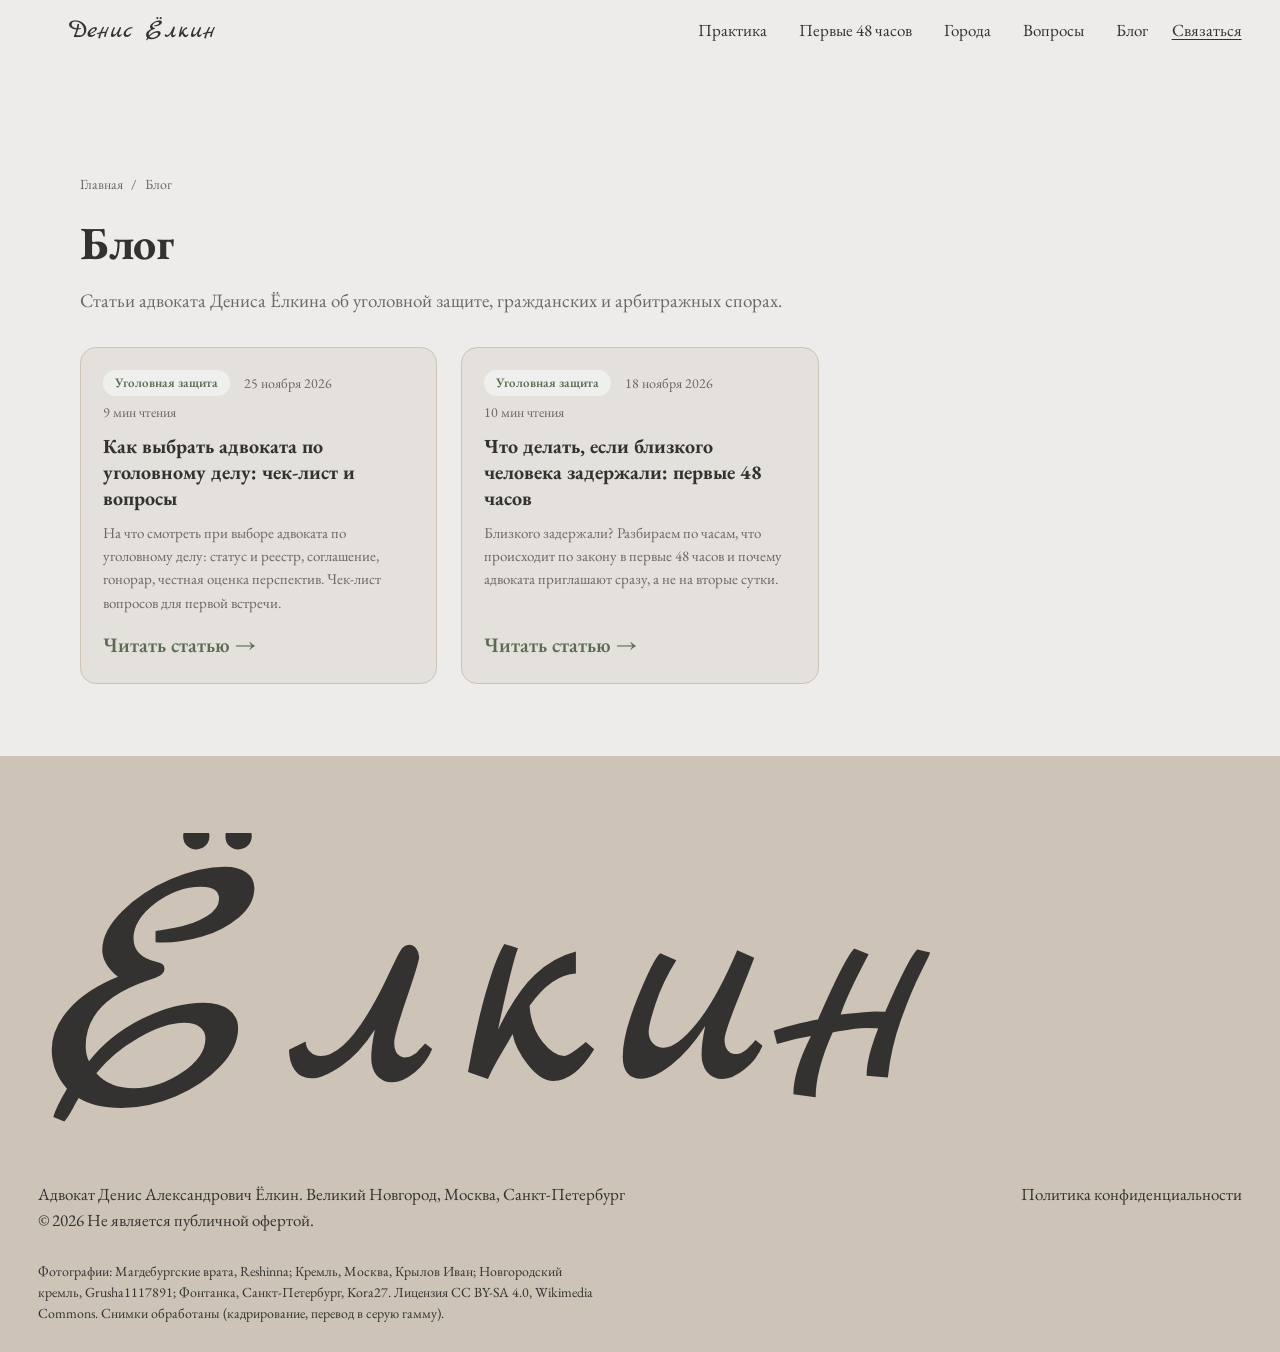
<file: blog/index.html>
<!DOCTYPE html>
<html lang="ru">
<head>
<meta charset="UTF-8">
<meta name="viewport" content="width=device-width, initial-scale=1.0">
<title>Блог — Адвокат Денис Ёлкин</title>
<meta name="description" content="Статьи адвоката Дениса Ёлкина об уголовной защите, гражданских и арбитражных спорах.">
<link rel="canonical" href="https://advocatdenisaleksandrovichelkin.ru/blog/">
<meta name="robots" content="index, follow, max-image-preview:large">
<meta property="og:type" content="website">
<meta property="og:title" content="Блог — Адвокат Денис Ёлкин">
<meta property="og:description" content="Статьи адвоката Дениса Ёлкина об уголовной защите, гражданских и арбитражных спорах.">
<meta property="og:url" content="https://advocatdenisaleksandrovichelkin.ru/blog/">
<meta property="og:locale" content="ru_RU">

<link rel="alternate" type="application/rss+xml" title="Адвокат Денис Ёлкин — блог" href="https://advocatdenisaleksandrovichelkin.ru/feed.xml">
<meta name="theme-color" content="#eeecea">
<link rel="icon" href="/favicon.svg" type="image/svg+xml">
<link rel="preconnect" href="https://fonts.googleapis.com">
<link rel="preconnect" href="https://fonts.gstatic.com" crossorigin>
<link href="https://fonts.googleapis.com/css2?family=EB+Garamond:ital,wght@0,400;0,500;1,400;1,500&amp;family=Marck+Script&amp;subset=cyrillic&amp;display=swap" rel="stylesheet">
<link rel="stylesheet" href="/styles.css">
<link rel="stylesheet" href="/blog/blog.css">
<link rel="stylesheet" href="/blog/blog.css">
<script type="application/ld+json">{"@context":"https://schema.org","@type":"Blog","name":"Блог — Адвокат Денис Ёлкин","url":"https://advocatdenisaleksandrovichelkin.ru/blog/","blogPost":[{"@type":"BlogPosting","headline":"Как выбрать адвоката по уголовному делу: чек-лист и вопросы","url":"https://advocatdenisaleksandrovichelkin.ru/blog/kak-vybrat-advokata-po-ugolovnomu-delu/","datePublished":"2026-11-25"},{"@type":"BlogPosting","headline":"Что делать, если близкого человека задержали: первые 48 часов","url":"https://advocatdenisaleksandrovichelkin.ru/blog/chto-delat-pri-zaderzhanii-blizkogo/","datePublished":"2026-11-18"}]}</script>
</head>
<body class="b-page">
<header class="header" id="header">
  <div class="header__inner">
    <a class="logo" href="/#top" aria-label="Адвокат Денис Ёлкин — на главную">
      <svg class="logo__mark" width="18" height="21" aria-hidden="true"><use href="/#mark"/></svg>
      <span class="logo__name script">Денис Ёлкин</span>
    </a>
    <nav class="nav" id="nav" aria-label="Разделы">
      <a href="/#practice">Практика</a>
      <a href="/#hours">Первые 48 часов</a>
      <a href="/#cities">Города</a>
      <a href="/#faq">Вопросы</a>
    <!-- BLOGNAV:START --><a href="/blog/">Блог</a><!-- BLOGNAV:END --></nav>
    <a class="header__tel" href="tel:+79095658095">8 909 565-80-95</a>
    <a class="header__link" href="/#contact">Связаться</a>
    <button class="burger" id="burger" type="button" aria-label="Меню" aria-expanded="false" aria-controls="nav"><span></span><span></span></button>
  </div>
</header>
<main class="blog">

<section class="b-list">
  <nav class="b-crumbs" aria-label="Хлебные крошки"><a href="/">Главная</a><span>/</span><span>Блог</span></nav>
  <header class="b-head"><h1>Блог</h1><p class="b-lead">Статьи адвоката Дениса Ёлкина об уголовной защите, гражданских и арбитражных спорах.</p></header>
  <div class="b-grid"><article class="b-card">
  
  <div class="b-card__body">
    <div class="b-meta"><span class="b-chip">Уголовная защита</span><time datetime="2026-11-25">25 ноября 2026</time><span>9 мин чтения</span></div>
    <h3><a href="/blog/kak-vybrat-advokata-po-ugolovnomu-delu/">Как выбрать адвоката по уголовному делу: чек-лист и вопросы</a></h3>
    <p>На что смотреть при выборе адвоката по уголовному делу: статус и реестр, соглашение, гонорар, честная оценка перспектив. Чек-лист вопросов для первой встречи.</p>
    <a class="b-more" href="/blog/kak-vybrat-advokata-po-ugolovnomu-delu/">Читать статью</a>
  </div>
</article><article class="b-card">
  
  <div class="b-card__body">
    <div class="b-meta"><span class="b-chip">Уголовная защита</span><time datetime="2026-11-18">18 ноября 2026</time><span>10 мин чтения</span></div>
    <h3><a href="/blog/chto-delat-pri-zaderzhanii-blizkogo/">Что делать, если близкого человека задержали: первые 48 часов</a></h3>
    <p>Близкого задержали? Разбираем по часам, что происходит по закону в первые 48 часов и почему адвоката приглашают сразу, а не на вторые сутки.</p>
    <a class="b-more" href="/blog/chto-delat-pri-zaderzhanii-blizkogo/">Читать статью</a>
  </div>
</article></div>
</section>
</main>
<footer class="footer">
  <p class="footer__word script" aria-hidden="true">Ёлкин</p>
  <div class="footer__row">
    <p>Адвокат Денис Александрович Ёлкин. Великий Новгород, Москва, Санкт-Петербург<br>© <span id="year">2026</span> Не является публичной офертой.</p>
    <p><a href="/privacy.html">Политика конфиденциальности</a></p>
  </div>
  <p class="credits">Фотографии: <a href="https://commons.wikimedia.org/wiki/File:%D0%92%D0%B5%D0%BB%D0%B8%D0%BA%D0%B8%D0%B9_%D0%9D%D0%BE%D0%B2%D0%B3%D0%BE%D1%80%D0%BE%D0%B4,_%D0%9A%D1%80%D0%B5%D0%BC%D0%BB%D1%8C,_%D0%A1%D0%BE%D1%84%D0%B8%D0%B9%D1%81%D0%BA%D0%B8%D0%B9_%D1%81%D0%BE%D0%B1%D0%BE%D1%80,_%C2%AB%D0%9C%D0%B0%D0%B3%D0%B4%D0%B5%D0%B1%D1%83%D1%80%D0%B3%D1%81%D0%BA%D0%B8%D0%B5_%D0%B2%D1%80%D0%B0%D1%82%D0%B0%C2%BB_%D0%9E%D0%B1%D1%89%D0%B8%D0%B9_%D0%B2%D0%B8%D0%B4._2007_%D0%B3%D0%BE%D0%B4.jpg">Магдебургские врата</a>, Reshinna; <a href="https://commons.wikimedia.org/w/index.php?curid=85876324">Кремль, Москва</a>, Крылов Иван; <a href="https://commons.wikimedia.org/wiki/File:%D0%92%D0%B5%D0%BB%D0%B8%D0%BA%D0%B8%D0%B9_%D0%9D%D0%BE%D0%B2%D0%B3%D0%BE%D1%80%D0%BE%D0%B4,_%D0%B2%D0%B8%D0%B4_%D0%BD%D0%B0_%D0%9A%D1%80%D0%B5%D0%BC%D0%BB%D1%8C_%D1%81_%D1%80%D0%B5%D0%BA%D0%B8_%D0%92%D0%BE%D0%BB%D1%85%D0%BE%D0%B2.jpg">Новгородский кремль</a>, Grusha1117891; <a href="https://commons.wikimedia.org/wiki/File:%D0%9D%D0%B0%D0%B1%D0%B5%D1%80%D0%B5%D0%B6%D0%BD%D0%B0%D1%8F_%D1%80%D0%B5%D0%BA%D0%B8_%D0%A4%D0%BE%D0%BD%D1%82%D0%B0%D0%BD%D0%BA%D0%B8_%D0%BE%D1%82_%D0%9D%D0%B5%D0%B2%D1%81%D0%BA%D0%BE%D0%B3%D0%BE_%D0%BF%D1%80%D0%BE%D1%81%D0%BF%D0%B5%D0%BA%D1%82%D0%B0._%D0%A1%D0%B0%D0%BD%D0%BA%D1%82-%D0%9F%D0%B5%D1%82%D0%B5%D1%80%D0%B1%D1%83%D1%80%D0%B3_2H1A2427WI.jpg">Фонтанка, Санкт-Петербург</a>, Kora27. Лицензия <a href="https://creativecommons.org/licenses/by-sa/4.0/">CC BY-SA 4.0</a>, Wikimedia Commons. Снимки обработаны (кадрирование, перевод в серую гамму).</p>
</footer>
<script src="/script.js" defer></script>

</body>
</html>
</file>
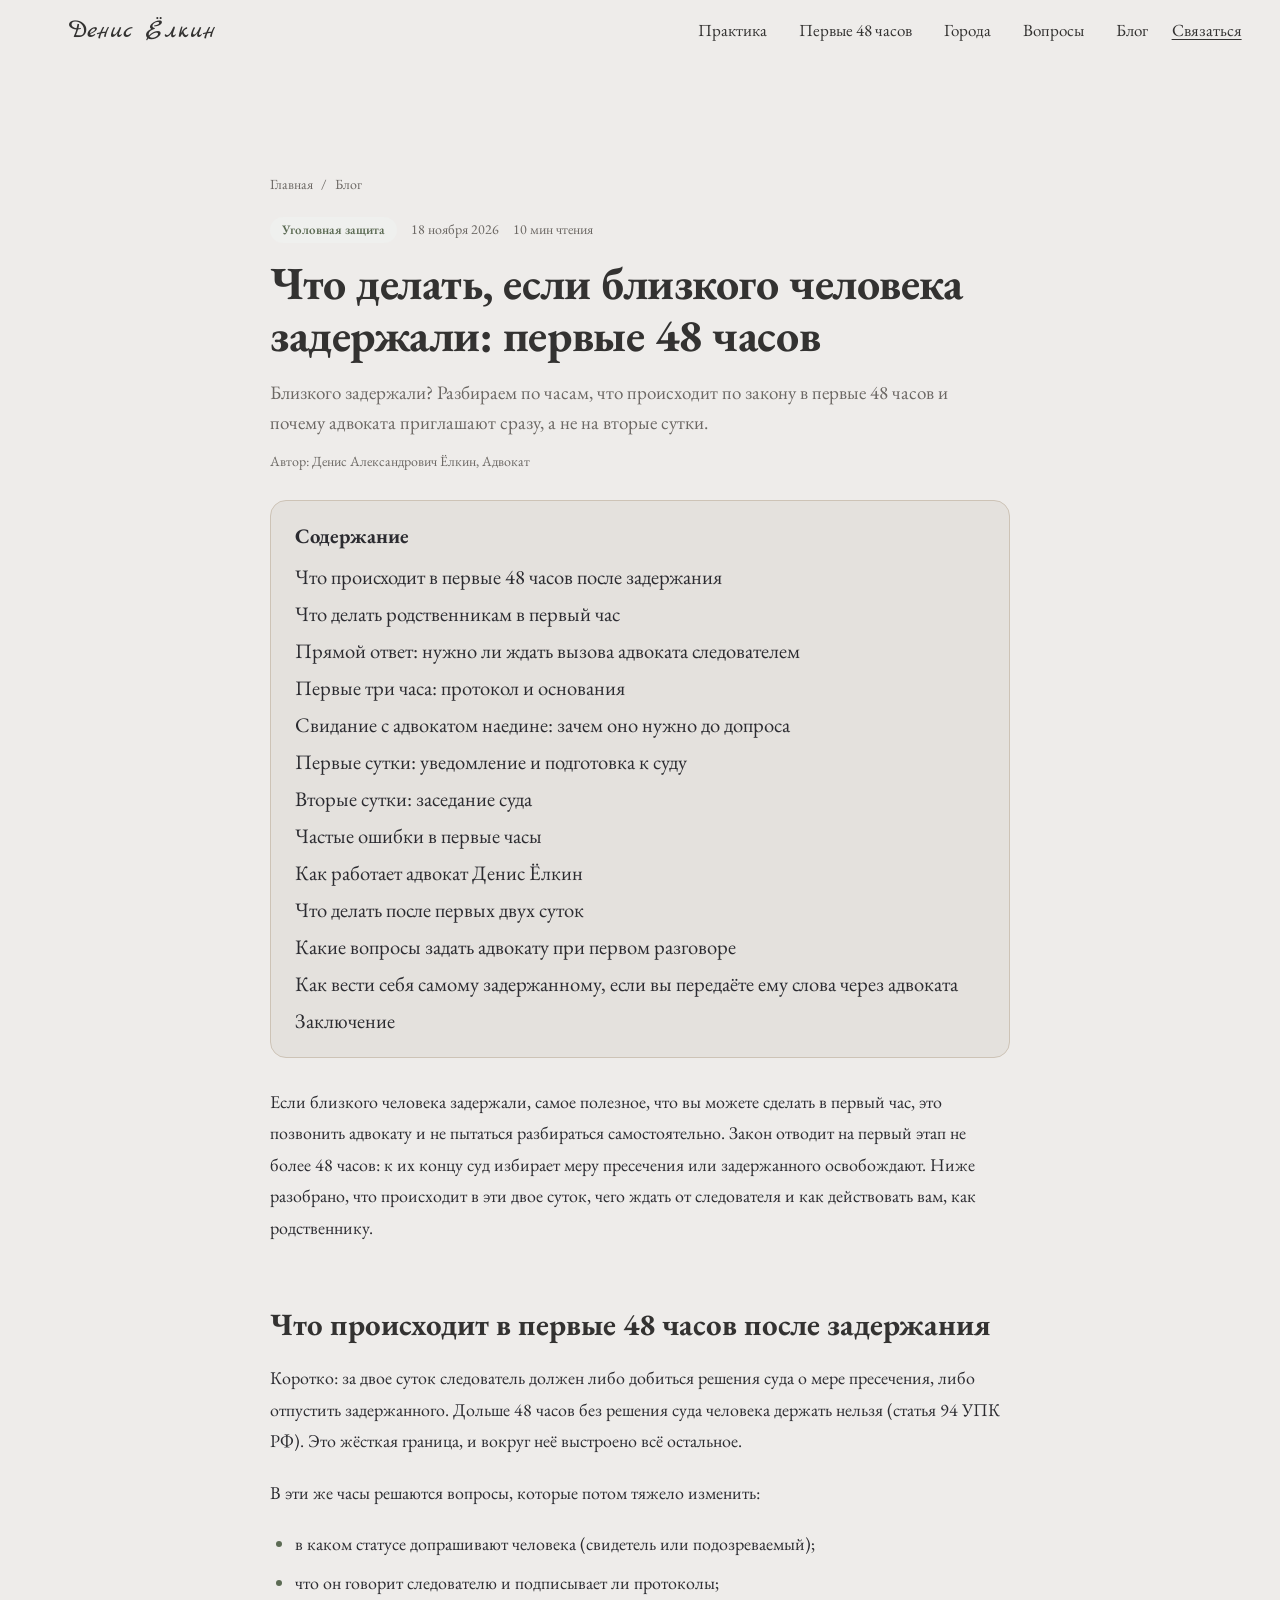
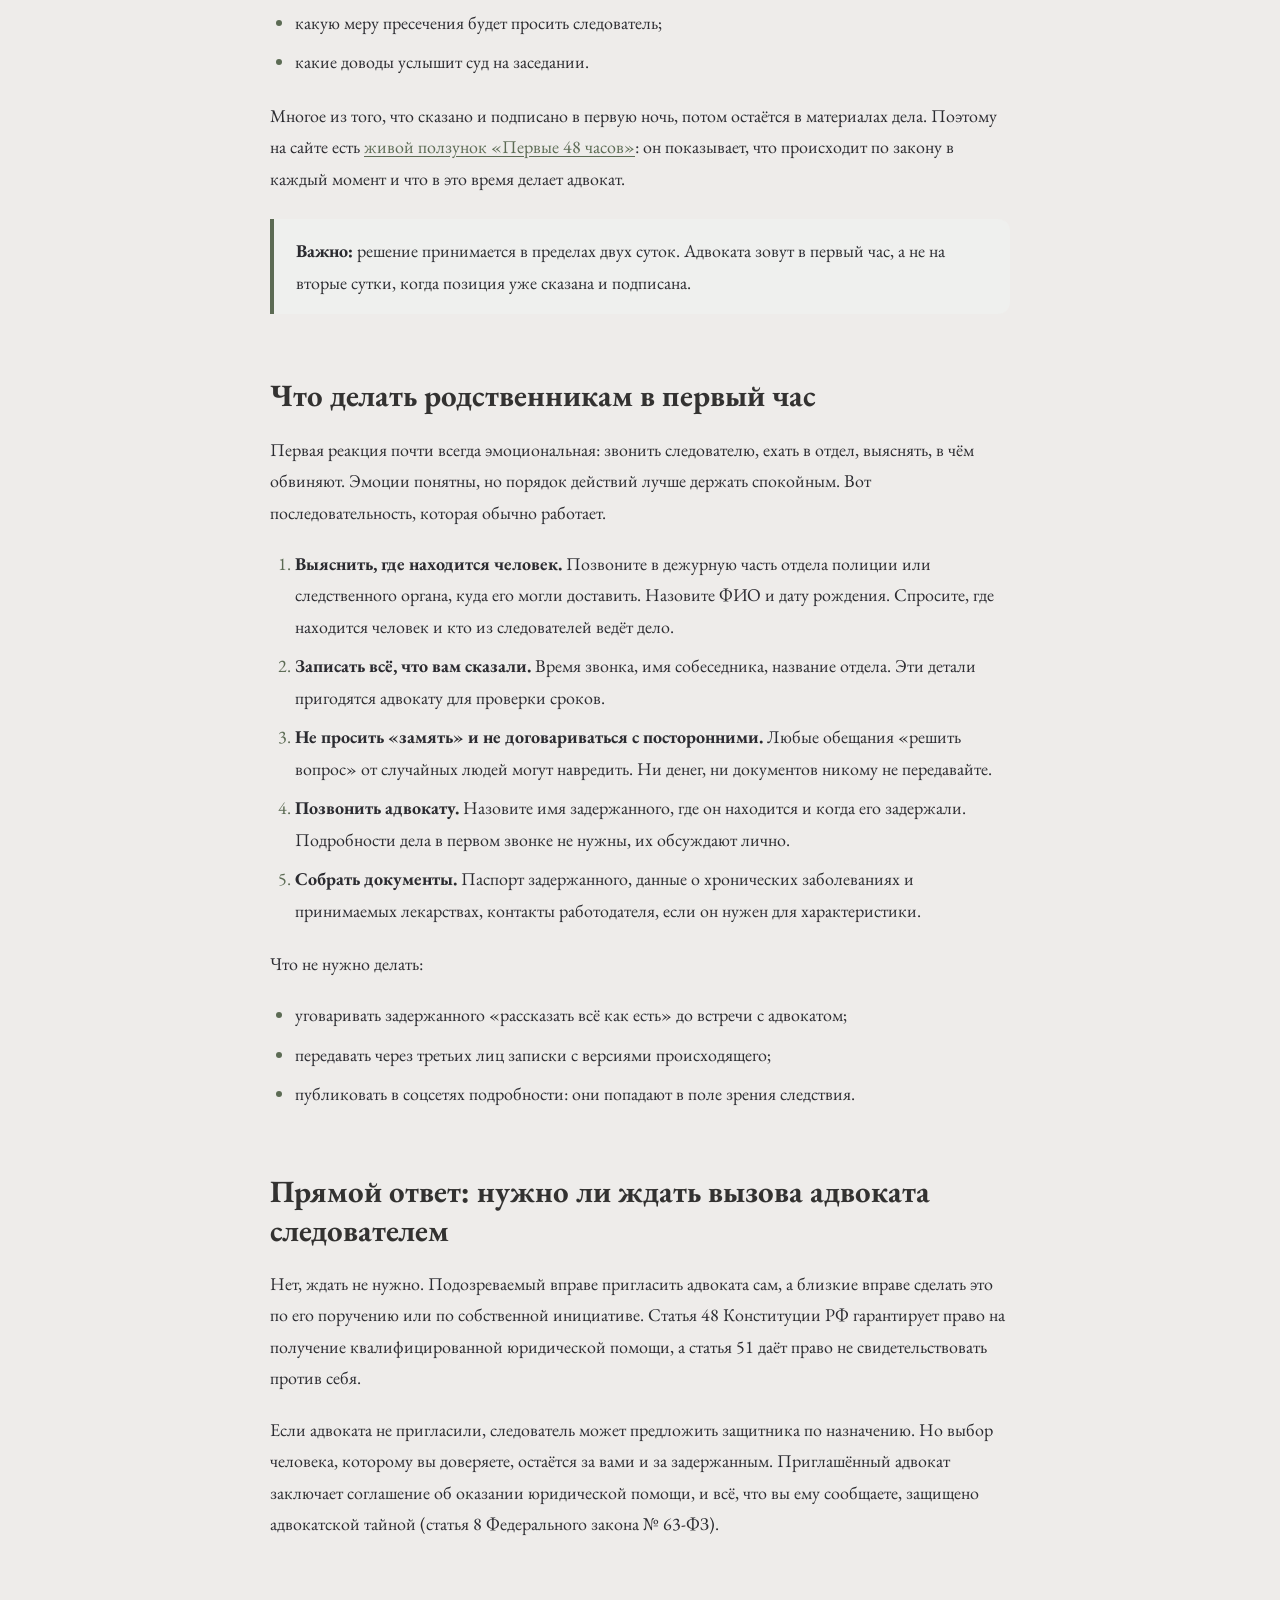
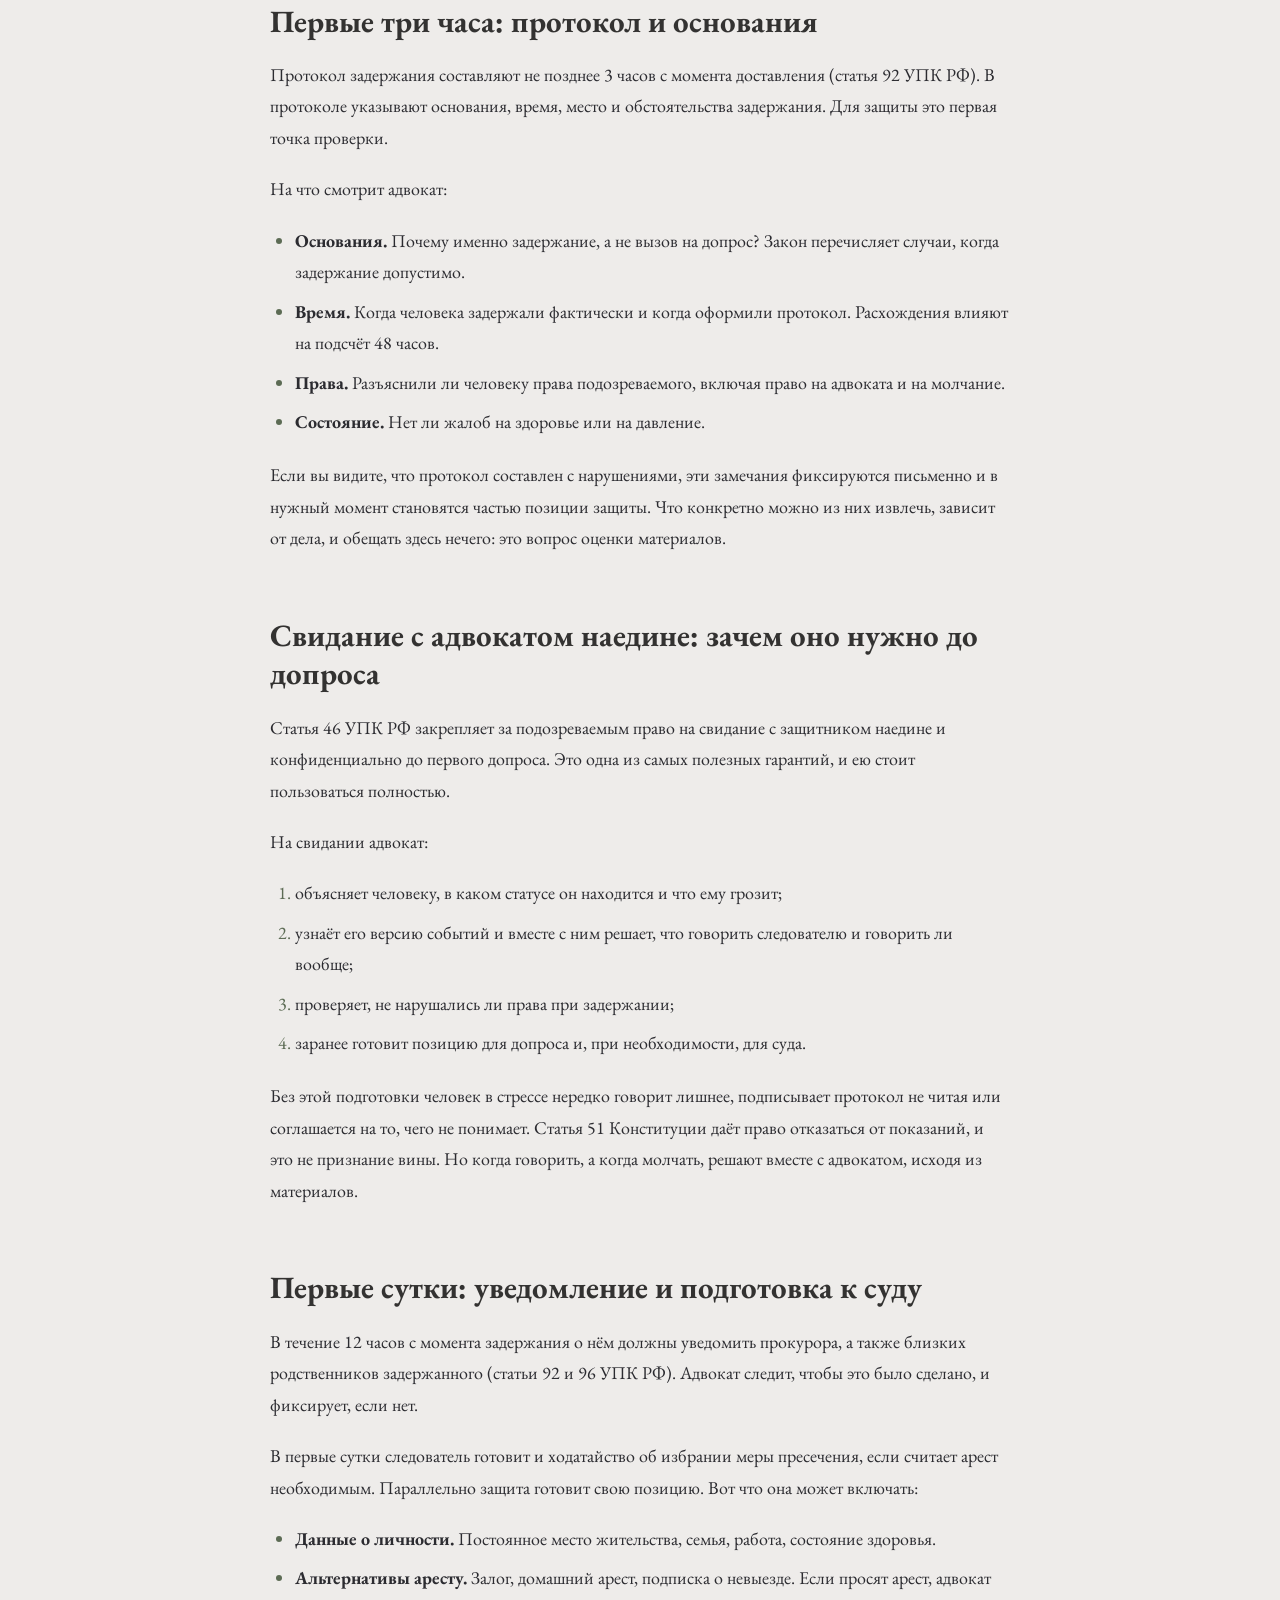
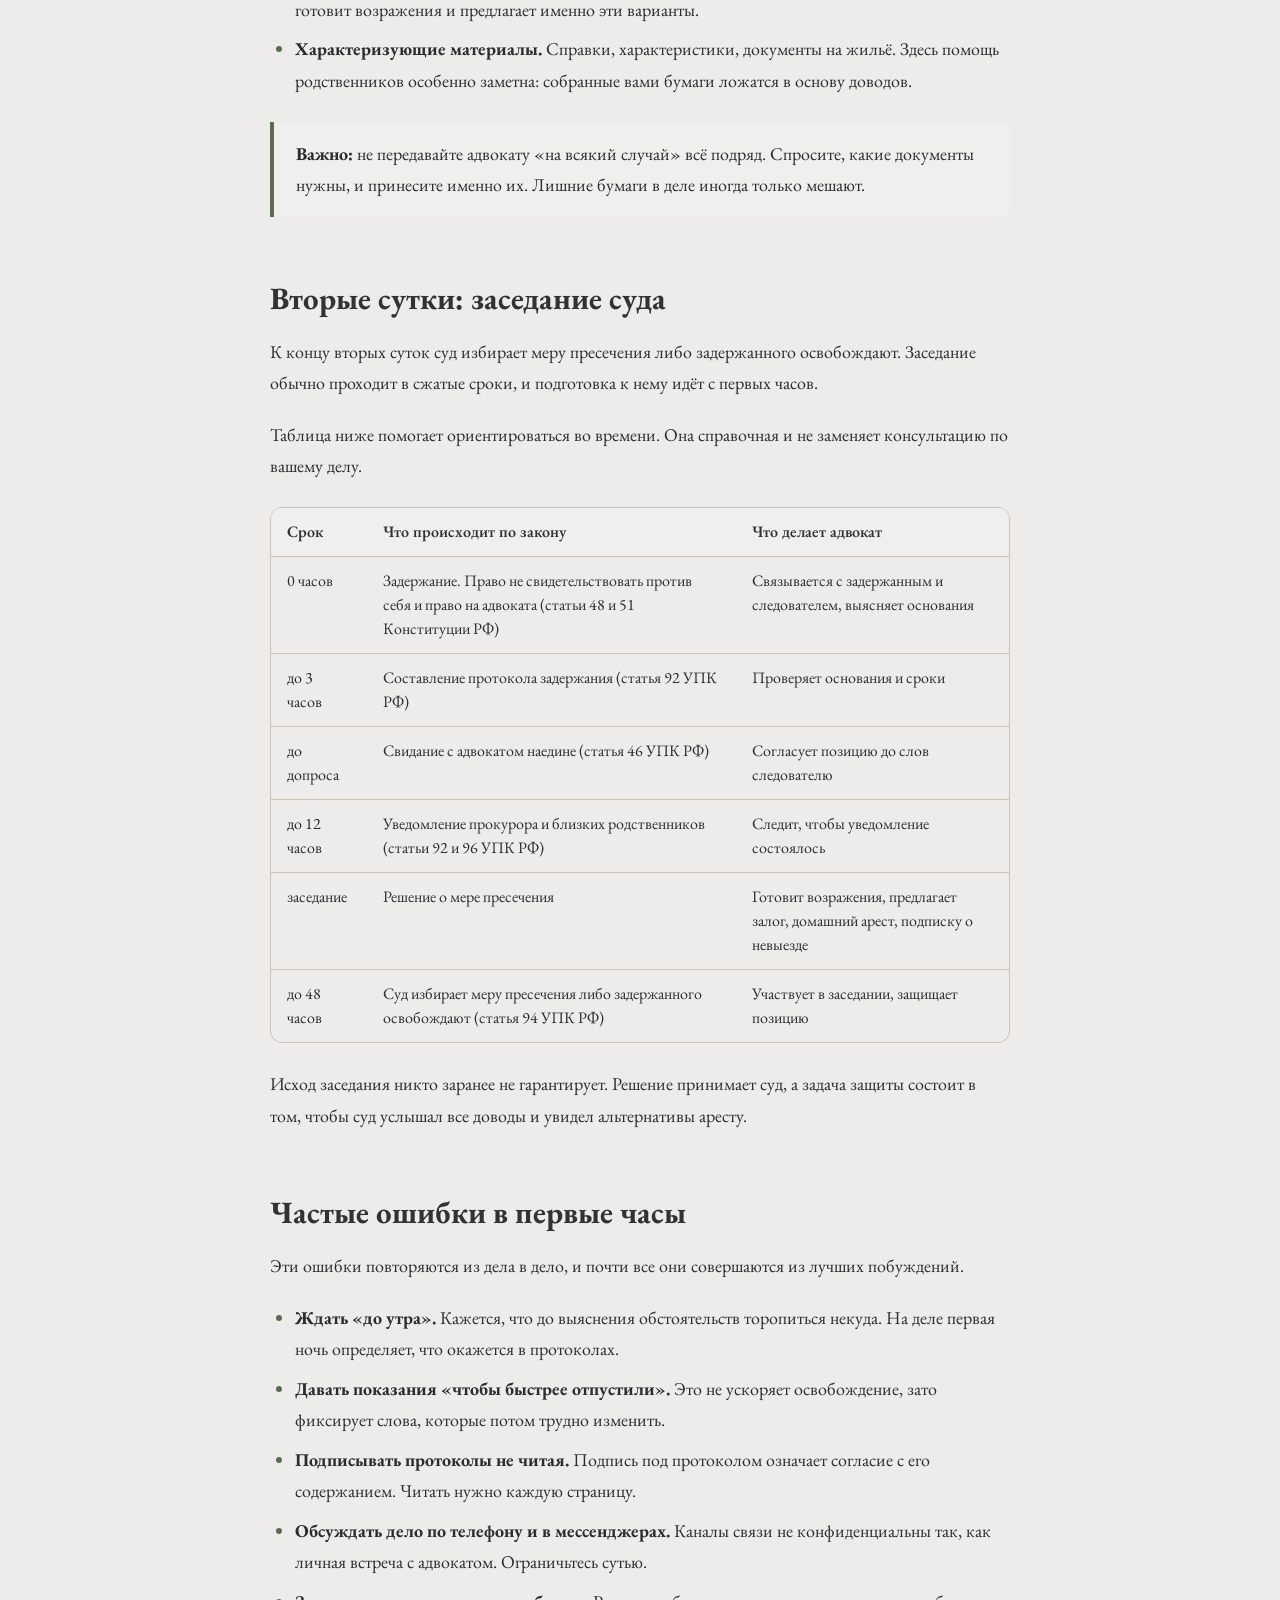
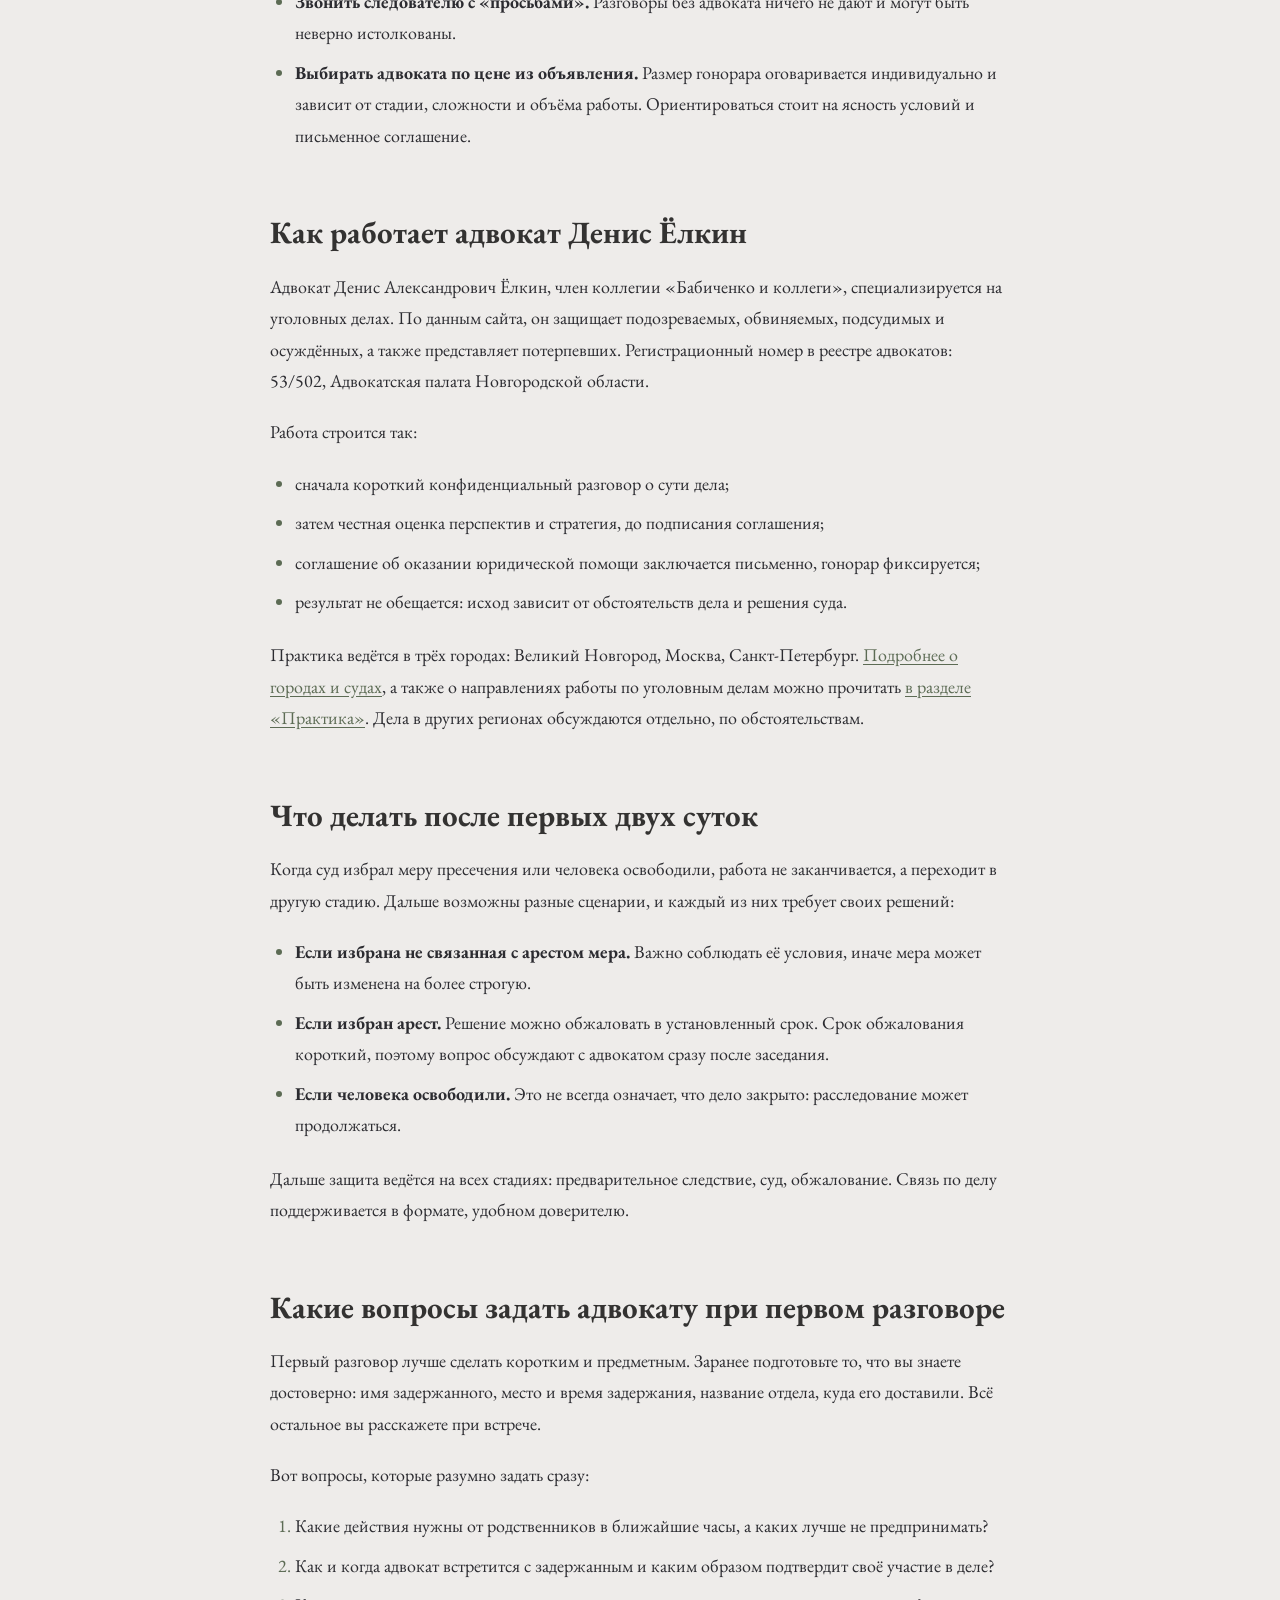
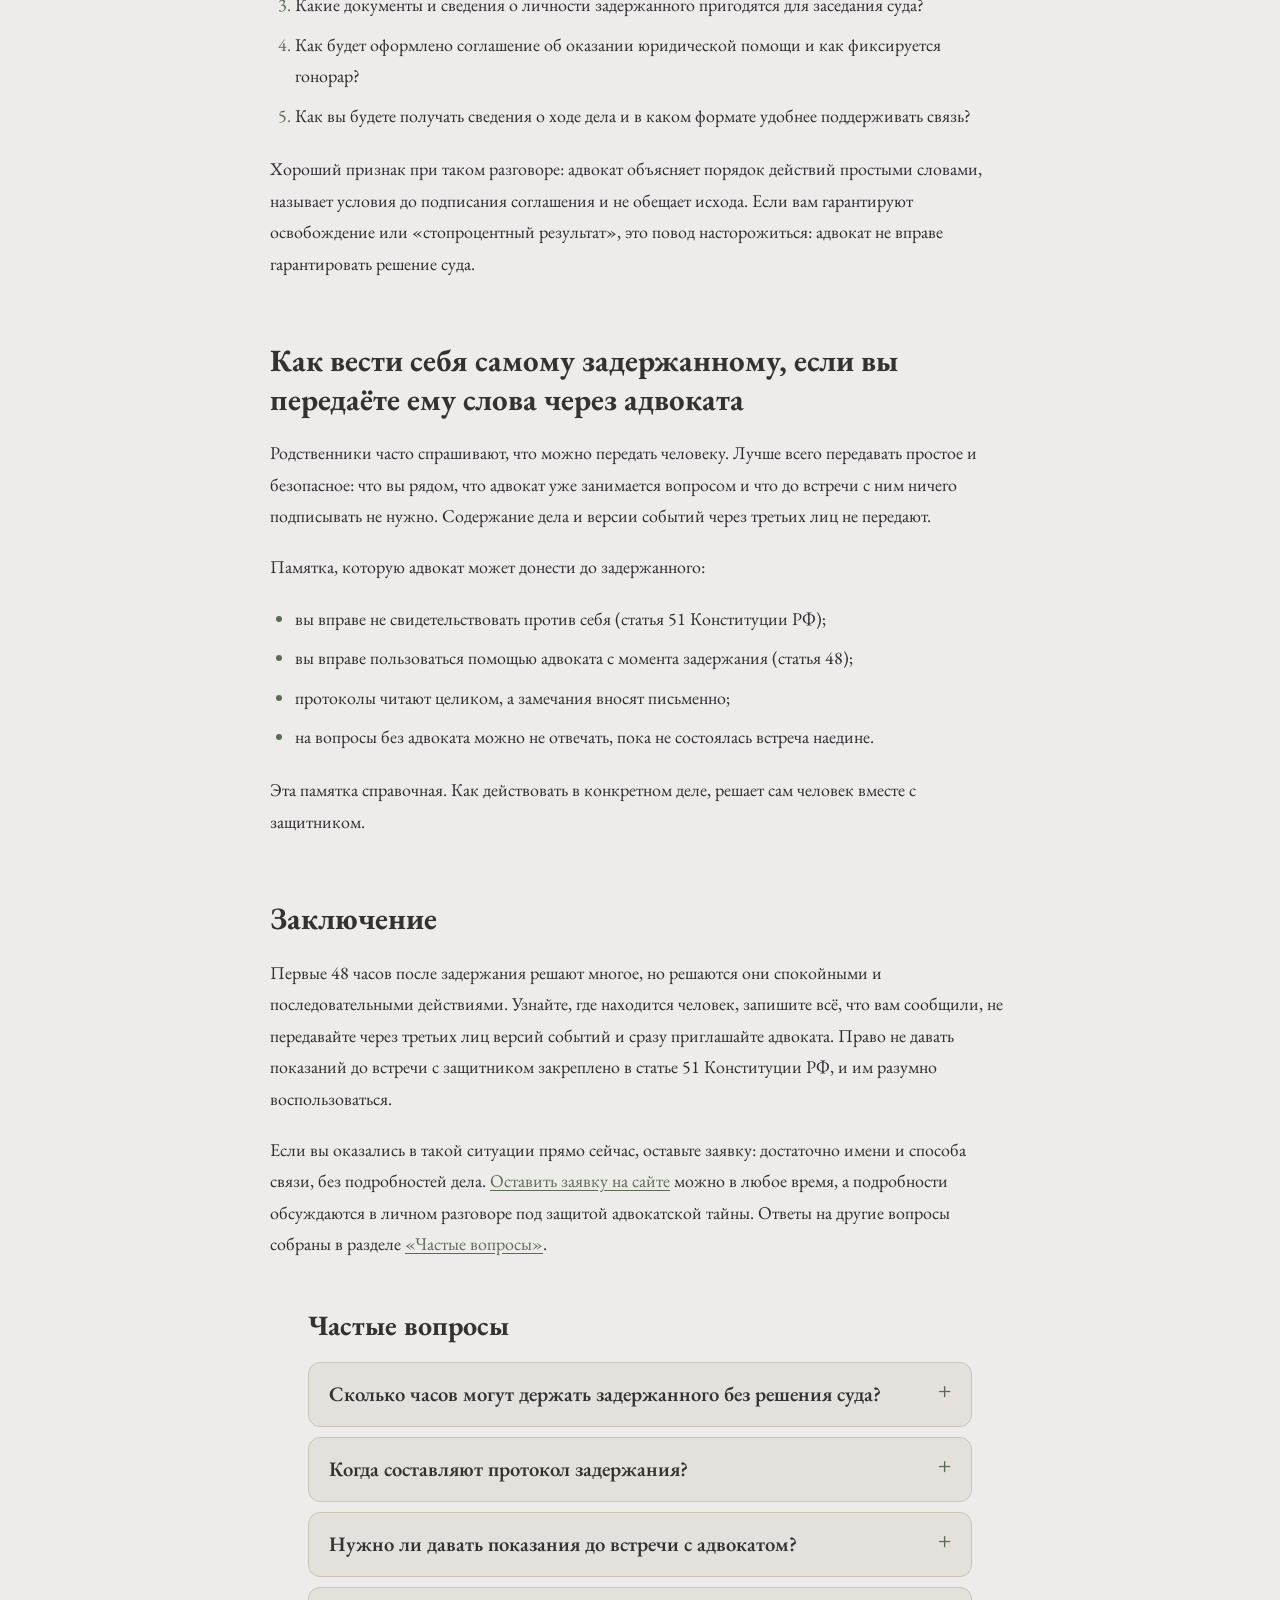
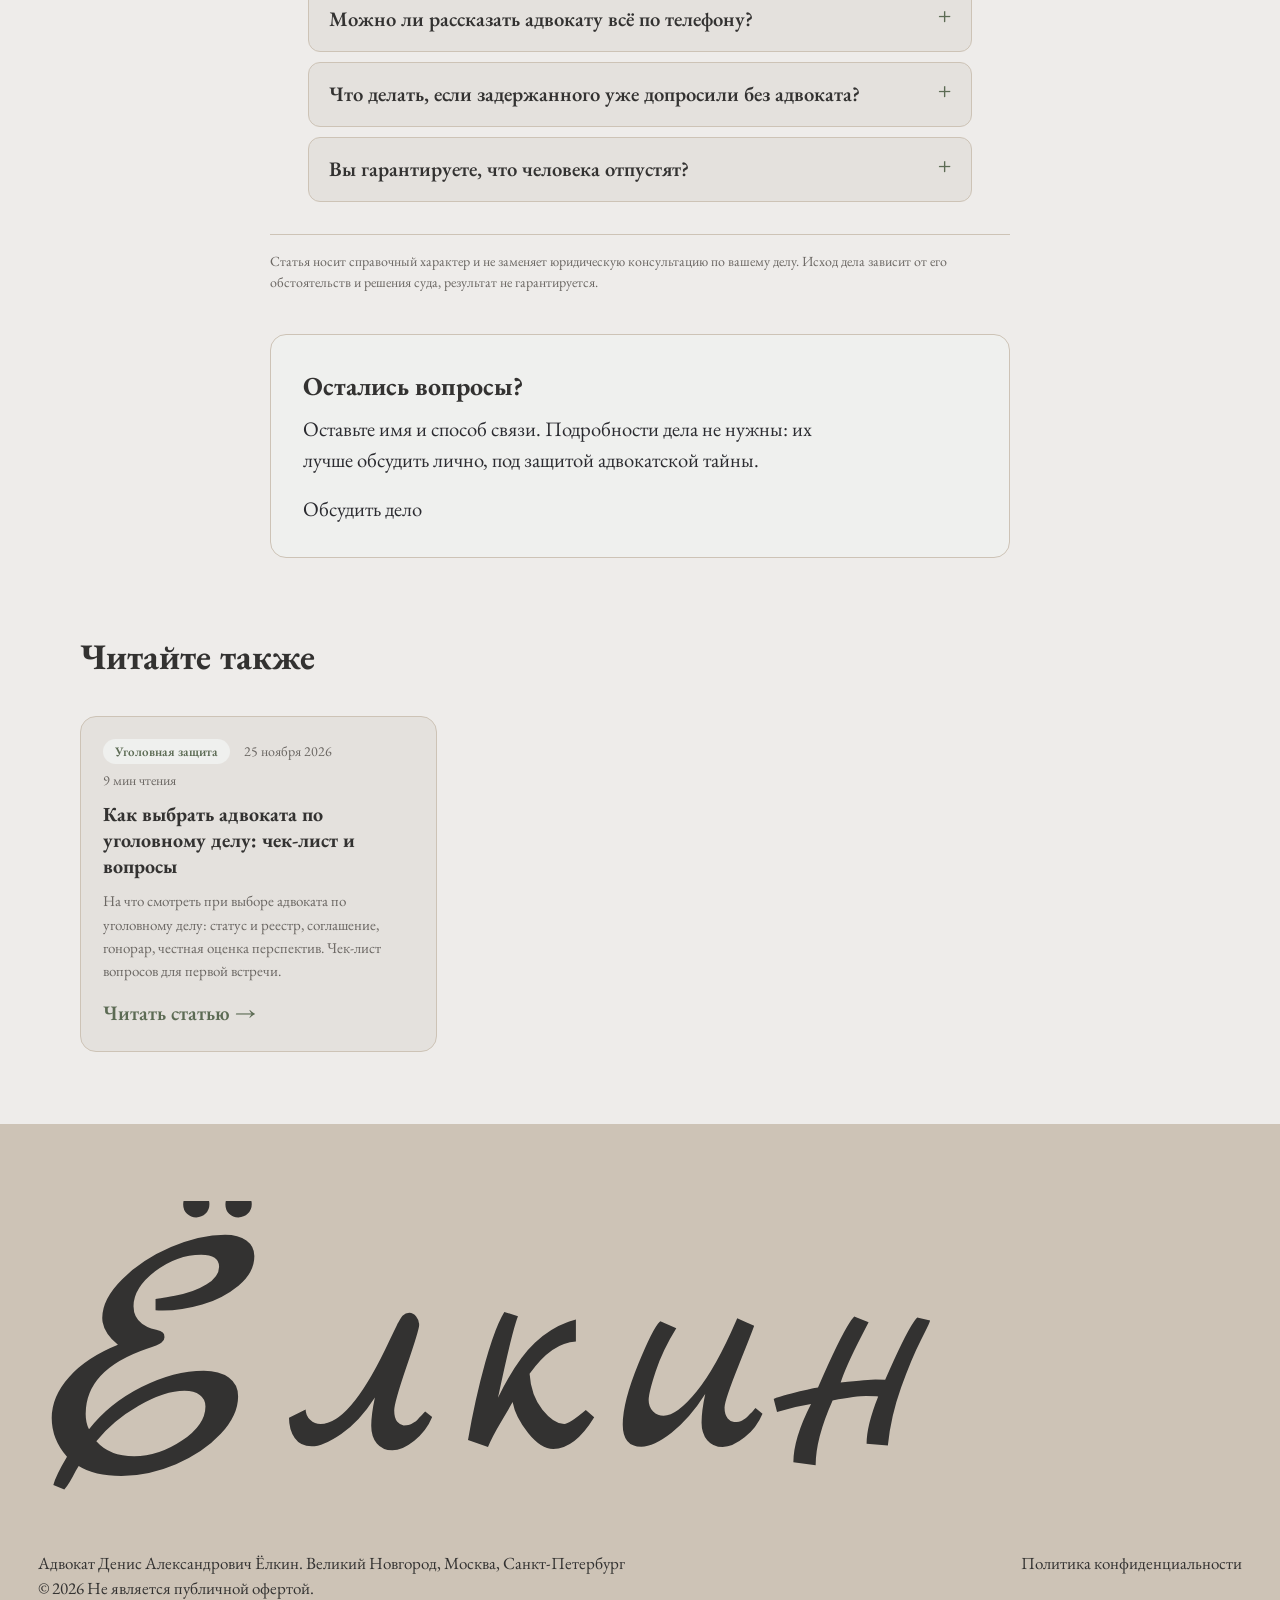
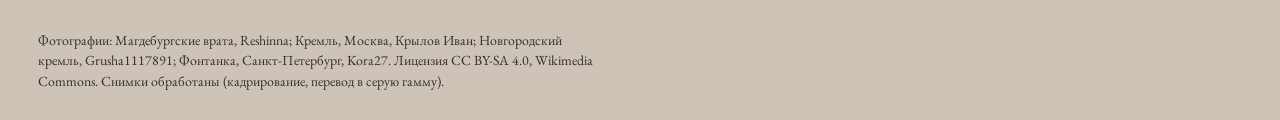
<file: blog/chto-delat-pri-zaderzhanii-blizkogo/index.html>
<!DOCTYPE html>
<html lang="ru">
<head>
<meta charset="UTF-8">
<meta name="viewport" content="width=device-width, initial-scale=1.0">
<title>Что делать, если близкого задержали: 48 часов</title>
<meta name="description" content="Близкого задержали? Разбираем по часам, что происходит по закону в первые 48 часов и почему адвоката приглашают сразу, а не на вторые сутки.">
<link rel="canonical" href="https://advocatdenisaleksandrovichelkin.ru/blog/chto-delat-pri-zaderzhanii-blizkogo/">
<meta name="robots" content="index, follow, max-image-preview:large">
<meta property="og:type" content="article">
<meta property="og:title" content="Что делать, если близкого задержали: 48 часов">
<meta property="og:description" content="Близкого задержали? Разбираем по часам, что происходит по закону в первые 48 часов и почему адвоката приглашают сразу, а не на вторые сутки.">
<meta property="og:url" content="https://advocatdenisaleksandrovichelkin.ru/blog/chto-delat-pri-zaderzhanii-blizkogo/">
<meta property="og:locale" content="ru_RU">

<link rel="alternate" type="application/rss+xml" title="Адвокат Денис Ёлкин — блог" href="https://advocatdenisaleksandrovichelkin.ru/feed.xml">
<meta name="theme-color" content="#eeecea">
<link rel="icon" href="/favicon.svg" type="image/svg+xml">
<link rel="preconnect" href="https://fonts.googleapis.com">
<link rel="preconnect" href="https://fonts.gstatic.com" crossorigin>
<link href="https://fonts.googleapis.com/css2?family=EB+Garamond:ital,wght@0,400;0,500;1,400;1,500&amp;family=Marck+Script&amp;subset=cyrillic&amp;display=swap" rel="stylesheet">
<link rel="stylesheet" href="/styles.css">
<link rel="stylesheet" href="/blog/blog.css">
<link rel="stylesheet" href="/blog/blog.css">
<script type="application/ld+json">{"@context":"https://schema.org","@type":"Article","headline":"Что делать, если близкого человека задержали: первые 48 часов","description":"Близкого задержали? Разбираем по часам, что происходит по закону в первые 48 часов и почему адвоката приглашают сразу, а не на вторые сутки.","inLanguage":"ru","datePublished":"2026-11-18","dateModified":"2026-11-18","mainEntityOfPage":"https://advocatdenisaleksandrovichelkin.ru/blog/chto-delat-pri-zaderzhanii-blizkogo/","author":{"@type":"Person","name":"Денис Александрович Ёлкин"},"publisher":{"@type":"Organization","name":"Адвокат Денис Ёлкин","url":"https://advocatdenisaleksandrovichelkin.ru/"}}</script>
<script type="application/ld+json">{"@context":"https://schema.org","@type":"BreadcrumbList","itemListElement":[{"@type":"ListItem","position":1,"name":"Главная","item":"https://advocatdenisaleksandrovichelkin.ru/"},{"@type":"ListItem","position":2,"name":"Блог","item":"https://advocatdenisaleksandrovichelkin.ru/blog/"},{"@type":"ListItem","position":3,"name":"Что делать, если близкого человека задержали: первые 48 часов","item":"https://advocatdenisaleksandrovichelkin.ru/blog/chto-delat-pri-zaderzhanii-blizkogo/"}]}</script>
<script type="application/ld+json">{"@context":"https://schema.org","@type":"FAQPage","mainEntity":[{"@type":"Question","name":"Сколько часов могут держать задержанного без решения суда?","acceptedAnswer":{"@type":"Answer","text":"Не более 48 часов с момента фактического задержания. К этому сроку суд должен избрать меру пресечения либо задержанного освобождают (статья 94 УПК РФ). Поэтому счёт идёт на часы, и адвоката приглашают в первые часы."}},{"@type":"Question","name":"Когда составляют протокол задержания?","acceptedAnswer":{"@type":"Answer","text":"Не позднее 3 часов с момента доставления в орган дознания или к следователю (статья 92 УПК РФ). Адвокат проверяет, на каком основании человека задержали и соблюдены ли сроки."}},{"@type":"Question","name":"Нужно ли давать показания до встречи с адвокатом?","acceptedAnswer":{"@type":"Answer","text":"Нет. Статья 51 Конституции РФ закрепляет право не свидетельствовать против себя, а статья 48 даёт право на помощь адвоката. Подозреваемый вправе увидеться с адвокатом наедине и конфиденциально до первого допроса (статья 46 УПК РФ)."}},{"@type":"Question","name":"Можно ли рассказать адвокату всё по телефону?","acceptedAnswer":{"@type":"Answer","text":"Сведения, связанные с юридической помощью, составляют адвокатскую тайну, но по каналам связи лучше ограничиться сутью. Подробности обсуждают лично: так спокойнее и вам, и тому, кого задержали."}},{"@type":"Question","name":"Что делать, если задержанного уже допросили без адвоката?","acceptedAnswer":{"@type":"Answer","text":"Не паниковать и сразу обратиться к адвокату. Он изучит протоколы, оценит, как были получены показания, и определит порядок дальнейших действий. Что именно можно изменить, зависит от материалов дела."}},{"@type":"Question","name":"Вы гарантируете, что человека отпустят?","acceptedAnswer":{"@type":"Answer","text":"Нет. Адвокат не вправе гарантировать результат: решение принимает суд. Гарантировать можно честную оценку перспектив, соблюдение прав задержанного и добросовестную защиту."}}]}</script>
</head>
<body class="b-page">
<header class="header" id="header">
  <div class="header__inner">
    <a class="logo" href="/#top" aria-label="Адвокат Денис Ёлкин — на главную">
      <svg class="logo__mark" width="18" height="21" aria-hidden="true"><use href="/#mark"/></svg>
      <span class="logo__name script">Денис Ёлкин</span>
    </a>
    <nav class="nav" id="nav" aria-label="Разделы">
      <a href="/#practice">Практика</a>
      <a href="/#hours">Первые 48 часов</a>
      <a href="/#cities">Города</a>
      <a href="/#faq">Вопросы</a>
    <!-- BLOGNAV:START --><a href="/blog/">Блог</a><!-- BLOGNAV:END --></nav>
    <a class="header__tel" href="tel:+79095658095">8 909 565-80-95</a>
    <a class="header__link" href="/#contact">Связаться</a>
    <button class="burger" id="burger" type="button" aria-label="Меню" aria-expanded="false" aria-controls="nav"><span></span><span></span></button>
  </div>
</header>
<main class="blog">

<article class="b-article">
  <nav class="b-crumbs" aria-label="Хлебные крошки"><a href="/">Главная</a><span>/</span><a href="/blog/">Блог</a></nav>
  
  <header class="b-head">
    <div class="b-meta"><span class="b-chip">Уголовная защита</span><time datetime="2026-11-18">18 ноября 2026</time><span>10 мин чтения</span></div>
    <h1>Что делать, если близкого человека задержали: первые 48 часов</h1>
    <p class="b-lead">Близкого задержали? Разбираем по часам, что происходит по закону в первые 48 часов и почему адвоката приглашают сразу, а не на вторые сутки.</p>
    <p class="b-author">Автор: Денис Александрович Ёлкин, Адвокат</p>
  </header>
  
  <nav class="b-toc" aria-label="Содержание"><strong>Содержание</strong><ol><li><a href="#chto-proishodit-v-pervye-48-chasov-posle-zaderzhaniya">Что происходит в первые 48 часов после задержания</a></li><li><a href="#chto-delat-rodstvennikam-v-pervyy-chas">Что делать родственникам в первый час</a></li><li><a href="#pryamoy-otvet-nuzhno-li-zhdat-vyzova-advokata-sledovatelem">Прямой ответ: нужно ли ждать вызова адвоката следователем</a></li><li><a href="#pervye-tri-chasa-protokol-i-osnovaniya">Первые три часа: протокол и основания</a></li><li><a href="#svidanie-s-advokatom-naedine-zachem-ono-nuzhno-do-doprosa">Свидание с адвокатом наедине: зачем оно нужно до допроса</a></li><li><a href="#pervye-sutki-uvedomlenie-i-podgotovka-k-sudu">Первые сутки: уведомление и подготовка к суду</a></li><li><a href="#vtorye-sutki-zasedanie-suda">Вторые сутки: заседание суда</a></li><li><a href="#chastye-oshibki-v-pervye-chasy">Частые ошибки в первые часы</a></li><li><a href="#kak-rabotaet-advokat-denis-elkin">Как работает адвокат Денис Ёлкин</a></li><li><a href="#chto-delat-posle-pervyh-dvuh-sutok">Что делать после первых двух суток</a></li><li><a href="#kakie-voprosy-zadat-advokatu-pri-pervom-razgovore">Какие вопросы задать адвокату при первом разговоре</a></li><li><a href="#kak-vesti-sebya-samomu-zaderzhannomu-esli-vy-peredaete-emu-s">Как вести себя самому задержанному, если вы передаёте ему слова через адвоката</a></li><li><a href="#zaklyuchenie">Заключение</a></li></ol></nav>
  <div class="b-content"><p>Если близкого человека задержали, самое полезное, что вы можете сделать в первый час, это позвонить адвокату и не пытаться разбираться самостоятельно. Закон отводит на первый этап не более 48 часов: к их концу суд избирает меру пресечения или задержанного освобождают. Ниже разобрано, что происходит в эти двое суток, чего ждать от следователя и как действовать вам, как родственнику.</p>
<h2 id="chto-proishodit-v-pervye-48-chasov-posle-zaderzhaniya">Что происходит в первые 48 часов после задержания</h2>
<p>Коротко: за двое суток следователь должен либо добиться решения суда о мере пресечения, либо отпустить задержанного. Дольше 48 часов без решения суда человека держать нельзя (статья 94 УПК РФ). Это жёсткая граница, и вокруг неё выстроено всё остальное.</p>
<p>В эти же часы решаются вопросы, которые потом тяжело изменить:</p>
<ul><li>в каком статусе допрашивают человека (свидетель или подозреваемый);</li><li>что он говорит следователю и подписывает ли протоколы;</li><li>какую меру пресечения будет просить следователь;</li><li>какие доводы услышит суд на заседании.</li></ul>
<p>Многое из того, что сказано и подписано в первую ночь, потом остаётся в материалах дела. Поэтому на сайте есть <a href="/#hours">живой ползунок «Первые 48 часов»</a>: он показывает, что происходит по закону в каждый момент и что в это время делает адвокат.</p>
<blockquote><p><strong>Важно:</strong> решение принимается в пределах двух суток. Адвоката зовут в первый час, а не на вторые сутки, когда позиция уже сказана и подписана.</p></blockquote>
<h2 id="chto-delat-rodstvennikam-v-pervyy-chas">Что делать родственникам в первый час</h2>
<p>Первая реакция почти всегда эмоциональная: звонить следователю, ехать в отдел, выяснять, в чём обвиняют. Эмоции понятны, но порядок действий лучше держать спокойным. Вот последовательность, которая обычно работает.</p>
<ol><li><strong>Выяснить, где находится человек.</strong> Позвоните в дежурную часть отдела полиции или следственного органа, куда его могли доставить. Назовите ФИО и дату рождения. Спросите, где находится человек и кто из следователей ведёт дело.</li><li><strong>Записать всё, что вам сказали.</strong> Время звонка, имя собеседника, название отдела. Эти детали пригодятся адвокату для проверки сроков.</li><li><strong>Не просить «замять» и не договариваться с посторонними.</strong> Любые обещания «решить вопрос» от случайных людей могут навредить. Ни денег, ни документов никому не передавайте.</li><li><strong>Позвонить адвокату.</strong> Назовите имя задержанного, где он находится и когда его задержали. Подробности дела в первом звонке не нужны, их обсуждают лично.</li><li><strong>Собрать документы.</strong> Паспорт задержанного, данные о хронических заболеваниях и принимаемых лекарствах, контакты работодателя, если он нужен для характеристики.</li></ol>
<p>Что не нужно делать:</p>
<ul><li>уговаривать задержанного «рассказать всё как есть» до встречи с адвокатом;</li><li>передавать через третьих лиц записки с версиями происходящего;</li><li>публиковать в соцсетях подробности: они попадают в поле зрения следствия.</li></ul>
<h2 id="pryamoy-otvet-nuzhno-li-zhdat-vyzova-advokata-sledovatelem">Прямой ответ: нужно ли ждать вызова адвоката следователем</h2>
<p>Нет, ждать не нужно. Подозреваемый вправе пригласить адвоката сам, а близкие вправе сделать это по его поручению или по собственной инициативе. Статья 48 Конституции РФ гарантирует право на получение квалифицированной юридической помощи, а статья 51 даёт право не свидетельствовать против себя.</p>
<p>Если адвоката не пригласили, следователь может предложить защитника по назначению. Но выбор человека, которому вы доверяете, остаётся за вами и за задержанным. Приглашённый адвокат заключает соглашение об оказании юридической помощи, и всё, что вы ему сообщаете, защищено адвокатской тайной (статья 8 Федерального закона № 63-ФЗ).</p>
<h2 id="pervye-tri-chasa-protokol-i-osnovaniya">Первые три часа: протокол и основания</h2>
<p>Протокол задержания составляют не позднее 3 часов с момента доставления (статья 92 УПК РФ). В протоколе указывают основания, время, место и обстоятельства задержания. Для защиты это первая точка проверки.</p>
<p>На что смотрит адвокат:</p>
<ul><li><strong>Основания.</strong> Почему именно задержание, а не вызов на допрос? Закон перечисляет случаи, когда задержание допустимо.</li><li><strong>Время.</strong> Когда человека задержали фактически и когда оформили протокол. Расхождения влияют на подсчёт 48 часов.</li><li><strong>Права.</strong> Разъяснили ли человеку права подозреваемого, включая право на адвоката и на молчание.</li><li><strong>Состояние.</strong> Нет ли жалоб на здоровье или на давление.</li></ul>
<p>Если вы видите, что протокол составлен с нарушениями, эти замечания фиксируются письменно и в нужный момент становятся частью позиции защиты. Что конкретно можно из них извлечь, зависит от дела, и обещать здесь нечего: это вопрос оценки материалов.</p>
<h2 id="svidanie-s-advokatom-naedine-zachem-ono-nuzhno-do-doprosa">Свидание с адвокатом наедине: зачем оно нужно до допроса</h2>
<p>Статья 46 УПК РФ закрепляет за подозреваемым право на свидание с защитником наедине и конфиденциально до первого допроса. Это одна из самых полезных гарантий, и ею стоит пользоваться полностью.</p>
<p>На свидании адвокат:</p>
<ol><li>объясняет человеку, в каком статусе он находится и что ему грозит;</li><li>узнаёт его версию событий и вместе с ним решает, что говорить следователю и говорить ли вообще;</li><li>проверяет, не нарушались ли права при задержании;</li><li>заранее готовит позицию для допроса и, при необходимости, для суда.</li></ol>
<p>Без этой подготовки человек в стрессе нередко говорит лишнее, подписывает протокол не читая или соглашается на то, чего не понимает. Статья 51 Конституции даёт право отказаться от показаний, и это не признание вины. Но когда говорить, а когда молчать, решают вместе с адвокатом, исходя из материалов.</p>
<h2 id="pervye-sutki-uvedomlenie-i-podgotovka-k-sudu">Первые сутки: уведомление и подготовка к суду</h2>
<p>В течение 12 часов с момента задержания о нём должны уведомить прокурора, а также близких родственников задержанного (статьи 92 и 96 УПК РФ). Адвокат следит, чтобы это было сделано, и фиксирует, если нет.</p>
<p>В первые сутки следователь готовит и ходатайство об избрании меры пресечения, если считает арест необходимым. Параллельно защита готовит свою позицию. Вот что она может включать:</p>
<ul><li><strong>Данные о личности.</strong> Постоянное место жительства, семья, работа, состояние здоровья.</li><li><strong>Альтернативы аресту.</strong> Залог, домашний арест, подписка о невыезде. Если просят арест, адвокат готовит возражения и предлагает именно эти варианты.</li><li><strong>Характеризующие материалы.</strong> Справки, характеристики, документы на жильё. Здесь помощь родственников особенно заметна: собранные вами бумаги ложатся в основу доводов.</li></ul>
<blockquote><p><strong>Важно:</strong> не передавайте адвокату «на всякий случай» всё подряд. Спросите, какие документы нужны, и принесите именно их. Лишние бумаги в деле иногда только мешают.</p></blockquote>
<h2 id="vtorye-sutki-zasedanie-suda">Вторые сутки: заседание суда</h2>
<p>К концу вторых суток суд избирает меру пресечения либо задержанного освобождают. Заседание обычно проходит в сжатые сроки, и подготовка к нему идёт с первых часов.</p>
<p>Таблица ниже помогает ориентироваться во времени. Она справочная и не заменяет консультацию по вашему делу.</p>
<div class="b-table"><table><thead><tr><th>Срок</th><th>Что происходит по закону</th><th>Что делает адвокат</th></tr></thead><tbody><tr><td>0 часов</td><td>Задержание. Право не свидетельствовать против себя и право на адвоката (статьи 48 и 51 Конституции РФ)</td><td>Связывается с задержанным и следователем, выясняет основания</td></tr><tr><td>до 3 часов</td><td>Составление протокола задержания (статья 92 УПК РФ)</td><td>Проверяет основания и сроки</td></tr><tr><td>до допроса</td><td>Свидание с адвокатом наедине (статья 46 УПК РФ)</td><td>Согласует позицию до слов следователю</td></tr><tr><td>до 12 часов</td><td>Уведомление прокурора и близких родственников (статьи 92 и 96 УПК РФ)</td><td>Следит, чтобы уведомление состоялось</td></tr><tr><td>заседание</td><td>Решение о мере пресечения</td><td>Готовит возражения, предлагает залог, домашний арест, подписку о невыезде</td></tr><tr><td>до 48 часов</td><td>Суд избирает меру пресечения либо задержанного освобождают (статья 94 УПК РФ)</td><td>Участвует в заседании, защищает позицию</td></tr></tbody></table></div>
<p>Исход заседания никто заранее не гарантирует. Решение принимает суд, а задача защиты состоит в том, чтобы суд услышал все доводы и увидел альтернативы аресту.</p>
<h2 id="chastye-oshibki-v-pervye-chasy">Частые ошибки в первые часы</h2>
<p>Эти ошибки повторяются из дела в дело, и почти все они совершаются из лучших побуждений.</p>
<ul><li><strong>Ждать «до утра».</strong> Кажется, что до выяснения обстоятельств торопиться некуда. На деле первая ночь определяет, что окажется в протоколах.</li><li><strong>Давать показания «чтобы быстрее отпустили».</strong> Это не ускоряет освобождение, зато фиксирует слова, которые потом трудно изменить.</li><li><strong>Подписывать протоколы не читая.</strong> Подпись под протоколом означает согласие с его содержанием. Читать нужно каждую страницу.</li><li><strong>Обсуждать дело по телефону и в мессенджерах.</strong> Каналы связи не конфиденциальны так, как личная встреча с адвокатом. Ограничьтесь сутью.</li><li><strong>Звонить следователю с «просьбами».</strong> Разговоры без адвоката ничего не дают и могут быть неверно истолкованы.</li><li><strong>Выбирать адвоката по цене из объявления.</strong> Размер гонорара оговаривается индивидуально и зависит от стадии, сложности и объёма работы. Ориентироваться стоит на ясность условий и письменное соглашение.</li></ul>
<h2 id="kak-rabotaet-advokat-denis-elkin">Как работает адвокат Денис Ёлкин</h2>
<p>Адвокат Денис Александрович Ёлкин, член коллегии «Бабиченко и коллеги», специализируется на уголовных делах. По данным сайта, он защищает подозреваемых, обвиняемых, подсудимых и осуждённых, а также представляет потерпевших. Регистрационный номер в реестре адвокатов: 53/502, Адвокатская палата Новгородской области.</p>
<p>Работа строится так:</p>
<ul><li>сначала короткий конфиденциальный разговор о сути дела;</li><li>затем честная оценка перспектив и стратегия, до подписания соглашения;</li><li>соглашение об оказании юридической помощи заключается письменно, гонорар фиксируется;</li><li>результат не обещается: исход зависит от обстоятельств дела и решения суда.</li></ul>
<p>Практика ведётся в трёх городах: Великий Новгород, Москва, Санкт-Петербург. <a href="/#cities">Подробнее о городах и судах</a>, а также о направлениях работы по уголовным делам можно прочитать <a href="/#practice">в разделе «Практика»</a>. Дела в других регионах обсуждаются отдельно, по обстоятельствам.</p>
<h2 id="chto-delat-posle-pervyh-dvuh-sutok">Что делать после первых двух суток</h2>
<p>Когда суд избрал меру пресечения или человека освободили, работа не заканчивается, а переходит в другую стадию. Дальше возможны разные сценарии, и каждый из них требует своих решений:</p>
<ul><li><strong>Если избрана не связанная с арестом мера.</strong> Важно соблюдать её условия, иначе мера может быть изменена на более строгую.</li><li><strong>Если избран арест.</strong> Решение можно обжаловать в установленный срок. Срок обжалования короткий, поэтому вопрос обсуждают с адвокатом сразу после заседания.</li><li><strong>Если человека освободили.</strong> Это не всегда означает, что дело закрыто: расследование может продолжаться.</li></ul>
<p>Дальше защита ведётся на всех стадиях: предварительное следствие, суд, обжалование. Связь по делу поддерживается в формате, удобном доверителю.</p>
<h2 id="kakie-voprosy-zadat-advokatu-pri-pervom-razgovore">Какие вопросы задать адвокату при первом разговоре</h2>
<p>Первый разговор лучше сделать коротким и предметным. Заранее подготовьте то, что вы знаете достоверно: имя задержанного, место и время задержания, название отдела, куда его доставили. Всё остальное вы расскажете при встрече.</p>
<p>Вот вопросы, которые разумно задать сразу:</p>
<ol><li>Какие действия нужны от родственников в ближайшие часы, а каких лучше не предпринимать?</li><li>Как и когда адвокат встретится с задержанным и каким образом подтвердит своё участие в деле?</li><li>Какие документы и сведения о личности задержанного пригодятся для заседания суда?</li><li>Как будет оформлено соглашение об оказании юридической помощи и как фиксируется гонорар?</li><li>Как вы будете получать сведения о ходе дела и в каком формате удобнее поддерживать связь?</li></ol>
<p>Хороший признак при таком разговоре: адвокат объясняет порядок действий простыми словами, называет условия до подписания соглашения и не обещает исхода. Если вам гарантируют освобождение или «стопроцентный результат», это повод насторожиться: адвокат не вправе гарантировать решение суда.</p>
<h2 id="kak-vesti-sebya-samomu-zaderzhannomu-esli-vy-peredaete-emu-s">Как вести себя самому задержанному, если вы передаёте ему слова через адвоката</h2>
<p>Родственники часто спрашивают, что можно передать человеку. Лучше всего передавать простое и безопасное: что вы рядом, что адвокат уже занимается вопросом и что до встречи с ним ничего подписывать не нужно. Содержание дела и версии событий через третьих лиц не передают.</p>
<p>Памятка, которую адвокат может донести до задержанного:</p>
<ul><li>вы вправе не свидетельствовать против себя (статья 51 Конституции РФ);</li><li>вы вправе пользоваться помощью адвоката с момента задержания (статья 48);</li><li>протоколы читают целиком, а замечания вносят письменно;</li><li>на вопросы без адвоката можно не отвечать, пока не состоялась встреча наедине.</li></ul>
<p>Эта памятка справочная. Как действовать в конкретном деле, решает сам человек вместе с защитником.</p>
<h2 id="zaklyuchenie">Заключение</h2>
<p>Первые 48 часов после задержания решают многое, но решаются они спокойными и последовательными действиями. Узнайте, где находится человек, запишите всё, что вам сообщили, не передавайте через третьих лиц версий событий и сразу приглашайте адвоката. Право не давать показаний до встречи с защитником закреплено в статье 51 Конституции РФ, и им разумно воспользоваться.</p>
<p>Если вы оказались в такой ситуации прямо сейчас, оставьте заявку: достаточно имени и способа связи, без подробностей дела. <a href="/#contact">Оставить заявку на сайте</a> можно в любое время, а подробности обсуждаются в личном разговоре под защитой адвокатской тайны. Ответы на другие вопросы собраны в разделе <a href="/#faq">«Частые вопросы»</a>.</p></div>
  <section class="b-faq"><h2>Частые вопросы</h2><details><summary>Сколько часов могут держать задержанного без решения суда?</summary><p>Не более 48 часов с момента фактического задержания. К этому сроку суд должен избрать меру пресечения либо задержанного освобождают (статья 94 УПК РФ). Поэтому счёт идёт на часы, и адвоката приглашают в первые часы.</p></details><details><summary>Когда составляют протокол задержания?</summary><p>Не позднее 3 часов с момента доставления в орган дознания или к следователю (статья 92 УПК РФ). Адвокат проверяет, на каком основании человека задержали и соблюдены ли сроки.</p></details><details><summary>Нужно ли давать показания до встречи с адвокатом?</summary><p>Нет. Статья 51 Конституции РФ закрепляет право не свидетельствовать против себя, а статья 48 даёт право на помощь адвоката. Подозреваемый вправе увидеться с адвокатом наедине и конфиденциально до первого допроса (статья 46 УПК РФ).</p></details><details><summary>Можно ли рассказать адвокату всё по телефону?</summary><p>Сведения, связанные с юридической помощью, составляют адвокатскую тайну, но по каналам связи лучше ограничиться сутью. Подробности обсуждают лично: так спокойнее и вам, и тому, кого задержали.</p></details><details><summary>Что делать, если задержанного уже допросили без адвоката?</summary><p>Не паниковать и сразу обратиться к адвокату. Он изучит протоколы, оценит, как были получены показания, и определит порядок дальнейших действий. Что именно можно изменить, зависит от материалов дела.</p></details><details><summary>Вы гарантируете, что человека отпустят?</summary><p>Нет. Адвокат не вправе гарантировать результат: решение принимает суд. Гарантировать можно честную оценку перспектив, соблюдение прав задержанного и добросовестную защиту.</p></details></section>
  <p class="b-disclaimer">Статья носит справочный характер и не заменяет юридическую консультацию по вашему делу. Исход дела зависит от его обстоятельств и решения суда, результат не гарантируется.</p>
  <aside class="b-cta"><h2>Остались вопросы?</h2><p>Оставьте имя и способ связи. Подробности дела не нужны: их лучше обсудить лично, под защитой адвокатской тайны.</p><a class="btn btn--primary b-cta__btn" href="/#contact">Обсудить дело</a></aside>
</article>
<section class="b-related"><h2>Читайте также</h2><div class="b-grid"><article class="b-card">
  
  <div class="b-card__body">
    <div class="b-meta"><span class="b-chip">Уголовная защита</span><time datetime="2026-11-25">25 ноября 2026</time><span>9 мин чтения</span></div>
    <h3><a href="/blog/kak-vybrat-advokata-po-ugolovnomu-delu/">Как выбрать адвоката по уголовному делу: чек-лист и вопросы</a></h3>
    <p>На что смотреть при выборе адвоката по уголовному делу: статус и реестр, соглашение, гонорар, честная оценка перспектив. Чек-лист вопросов для первой встречи.</p>
    <a class="b-more" href="/blog/kak-vybrat-advokata-po-ugolovnomu-delu/">Читать статью</a>
  </div>
</article></div></section>
</main>
<footer class="footer">
  <p class="footer__word script" aria-hidden="true">Ёлкин</p>
  <div class="footer__row">
    <p>Адвокат Денис Александрович Ёлкин. Великий Новгород, Москва, Санкт-Петербург<br>© <span id="year">2026</span> Не является публичной офертой.</p>
    <p><a href="/privacy.html">Политика конфиденциальности</a></p>
  </div>
  <p class="credits">Фотографии: <a href="https://commons.wikimedia.org/wiki/File:%D0%92%D0%B5%D0%BB%D0%B8%D0%BA%D0%B8%D0%B9_%D0%9D%D0%BE%D0%B2%D0%B3%D0%BE%D1%80%D0%BE%D0%B4,_%D0%9A%D1%80%D0%B5%D0%BC%D0%BB%D1%8C,_%D0%A1%D0%BE%D1%84%D0%B8%D0%B9%D1%81%D0%BA%D0%B8%D0%B9_%D1%81%D0%BE%D0%B1%D0%BE%D1%80,_%C2%AB%D0%9C%D0%B0%D0%B3%D0%B4%D0%B5%D0%B1%D1%83%D1%80%D0%B3%D1%81%D0%BA%D0%B8%D0%B5_%D0%B2%D1%80%D0%B0%D1%82%D0%B0%C2%BB_%D0%9E%D0%B1%D1%89%D0%B8%D0%B9_%D0%B2%D0%B8%D0%B4._2007_%D0%B3%D0%BE%D0%B4.jpg">Магдебургские врата</a>, Reshinna; <a href="https://commons.wikimedia.org/w/index.php?curid=85876324">Кремль, Москва</a>, Крылов Иван; <a href="https://commons.wikimedia.org/wiki/File:%D0%92%D0%B5%D0%BB%D0%B8%D0%BA%D0%B8%D0%B9_%D0%9D%D0%BE%D0%B2%D0%B3%D0%BE%D1%80%D0%BE%D0%B4,_%D0%B2%D0%B8%D0%B4_%D0%BD%D0%B0_%D0%9A%D1%80%D0%B5%D0%BC%D0%BB%D1%8C_%D1%81_%D1%80%D0%B5%D0%BA%D0%B8_%D0%92%D0%BE%D0%BB%D1%85%D0%BE%D0%B2.jpg">Новгородский кремль</a>, Grusha1117891; <a href="https://commons.wikimedia.org/wiki/File:%D0%9D%D0%B0%D0%B1%D0%B5%D1%80%D0%B5%D0%B6%D0%BD%D0%B0%D1%8F_%D1%80%D0%B5%D0%BA%D0%B8_%D0%A4%D0%BE%D0%BD%D1%82%D0%B0%D0%BD%D0%BA%D0%B8_%D0%BE%D1%82_%D0%9D%D0%B5%D0%B2%D1%81%D0%BA%D0%BE%D0%B3%D0%BE_%D0%BF%D1%80%D0%BE%D1%81%D0%BF%D0%B5%D0%BA%D1%82%D0%B0._%D0%A1%D0%B0%D0%BD%D0%BA%D1%82-%D0%9F%D0%B5%D1%82%D0%B5%D1%80%D0%B1%D1%83%D1%80%D0%B3_2H1A2427WI.jpg">Фонтанка, Санкт-Петербург</a>, Kora27. Лицензия <a href="https://creativecommons.org/licenses/by-sa/4.0/">CC BY-SA 4.0</a>, Wikimedia Commons. Снимки обработаны (кадрирование, перевод в серую гамму).</p>
</footer>
<script src="/script.js" defer></script>

</body>
</html>
</file>
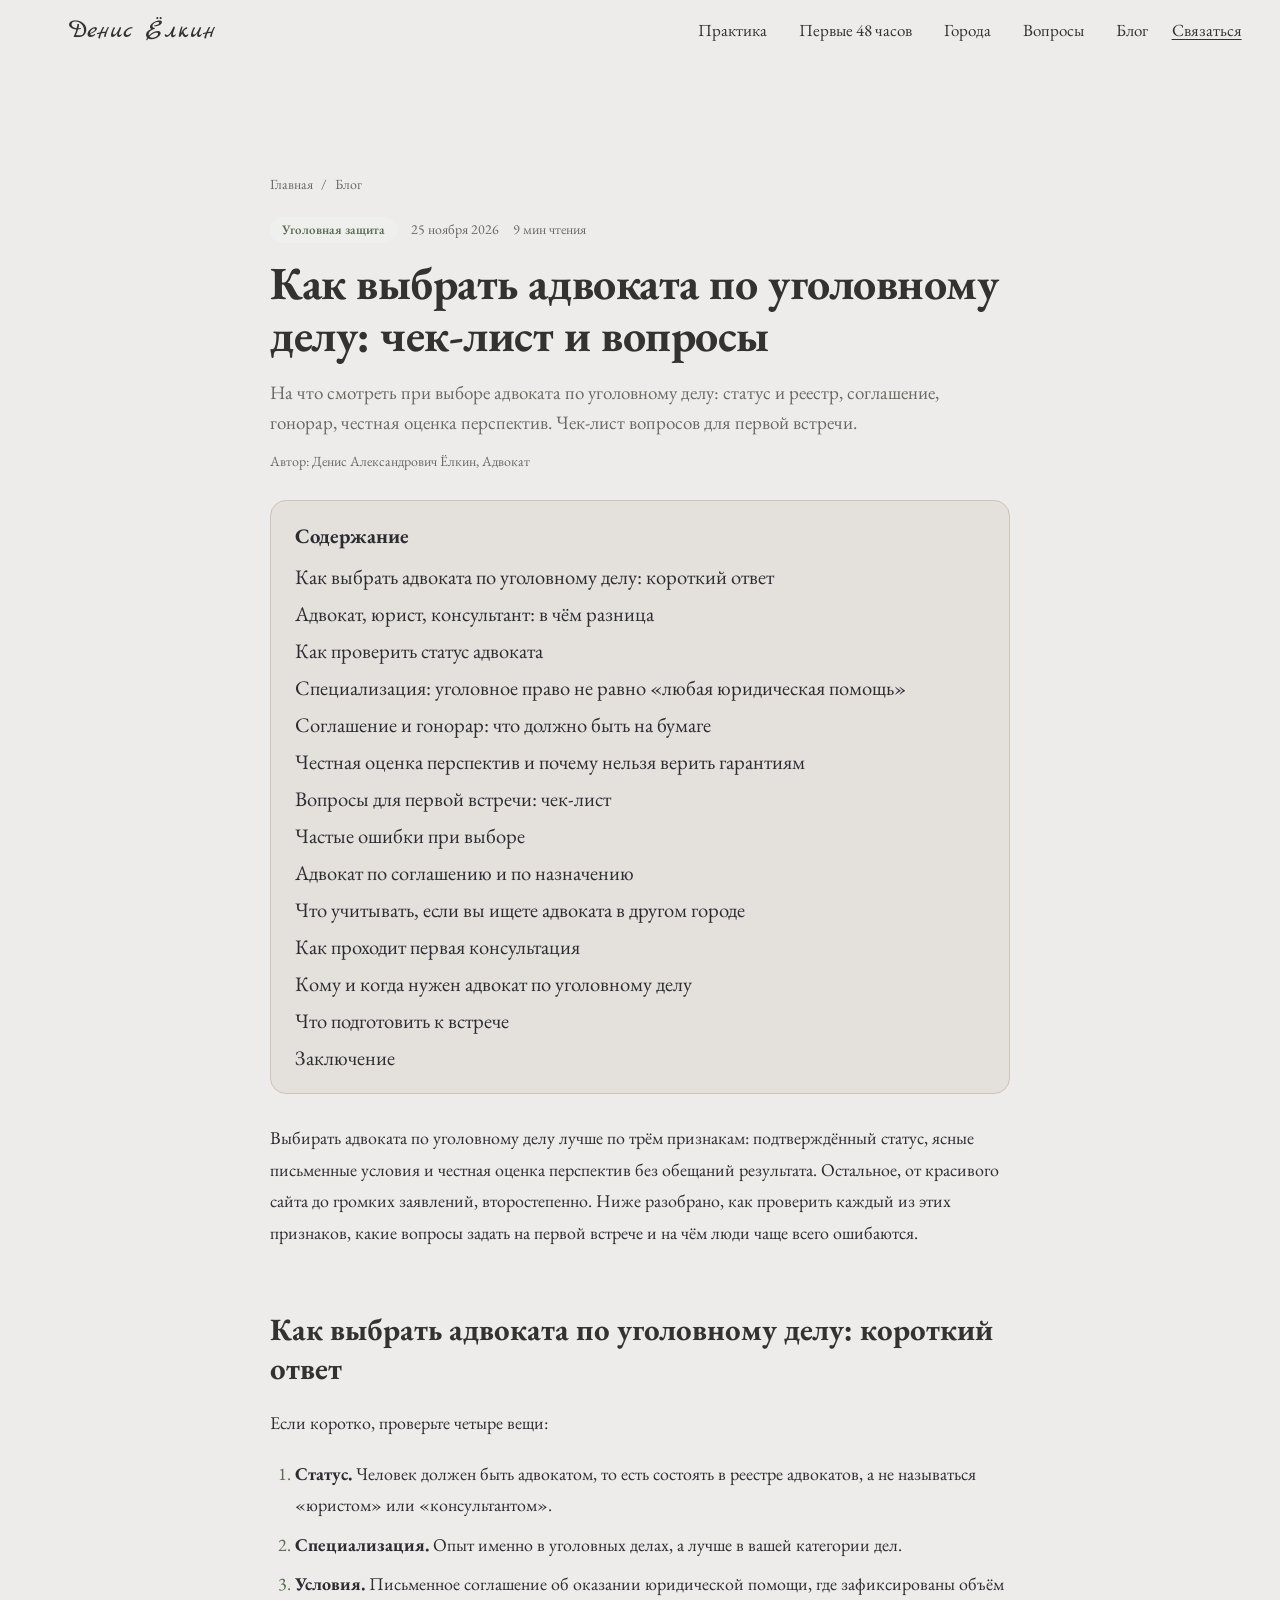
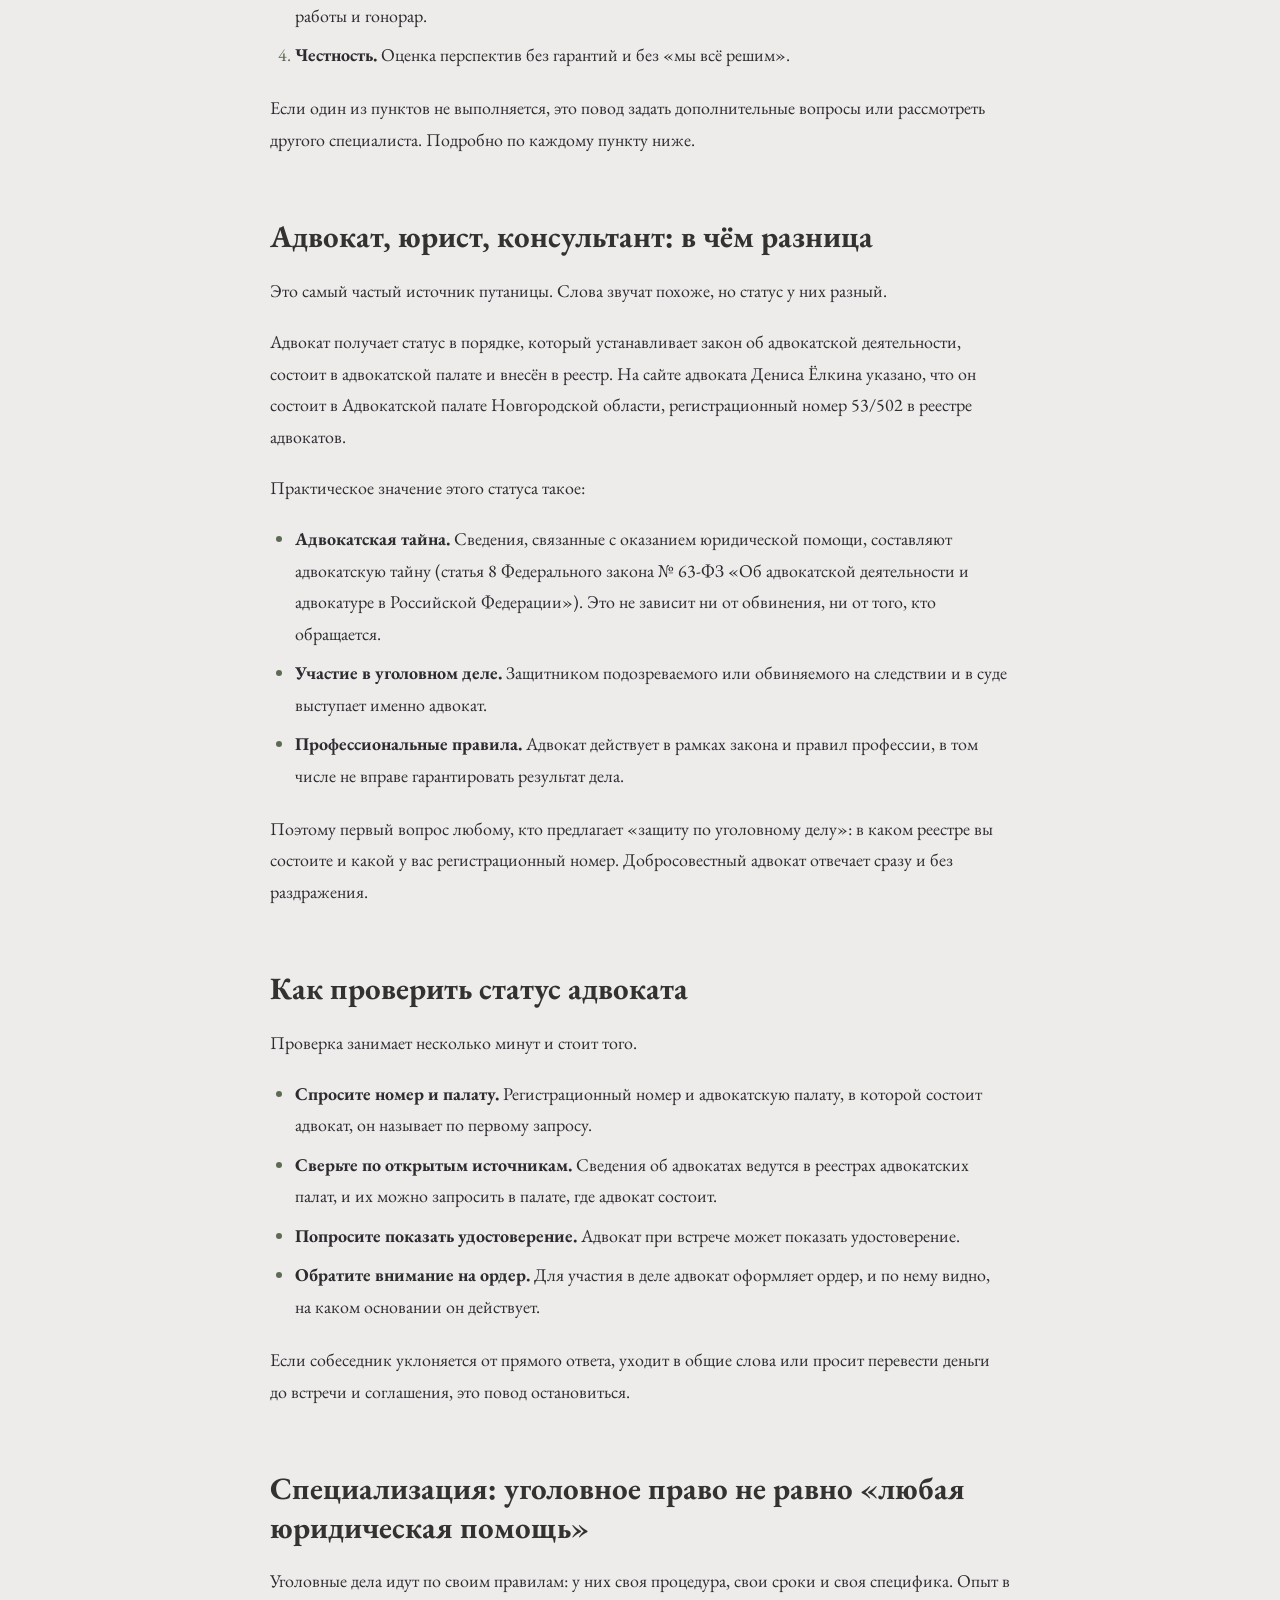
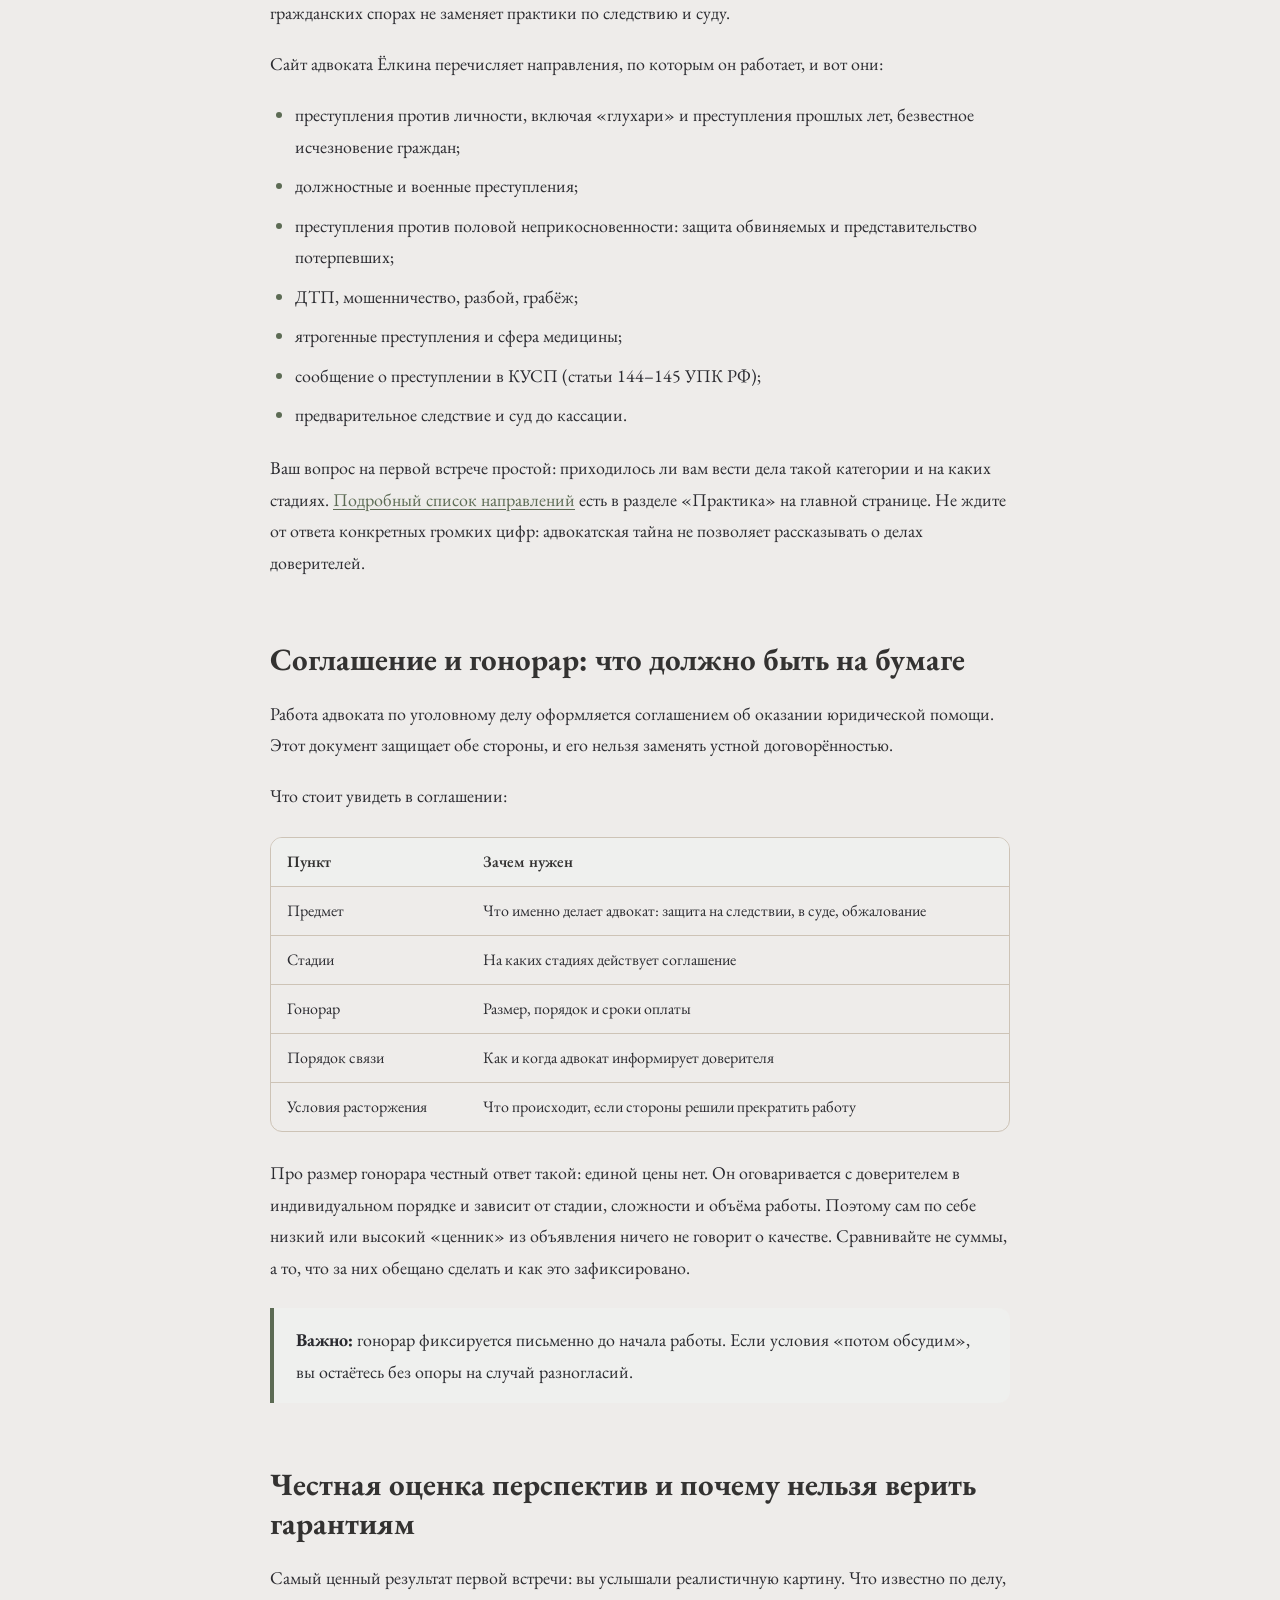
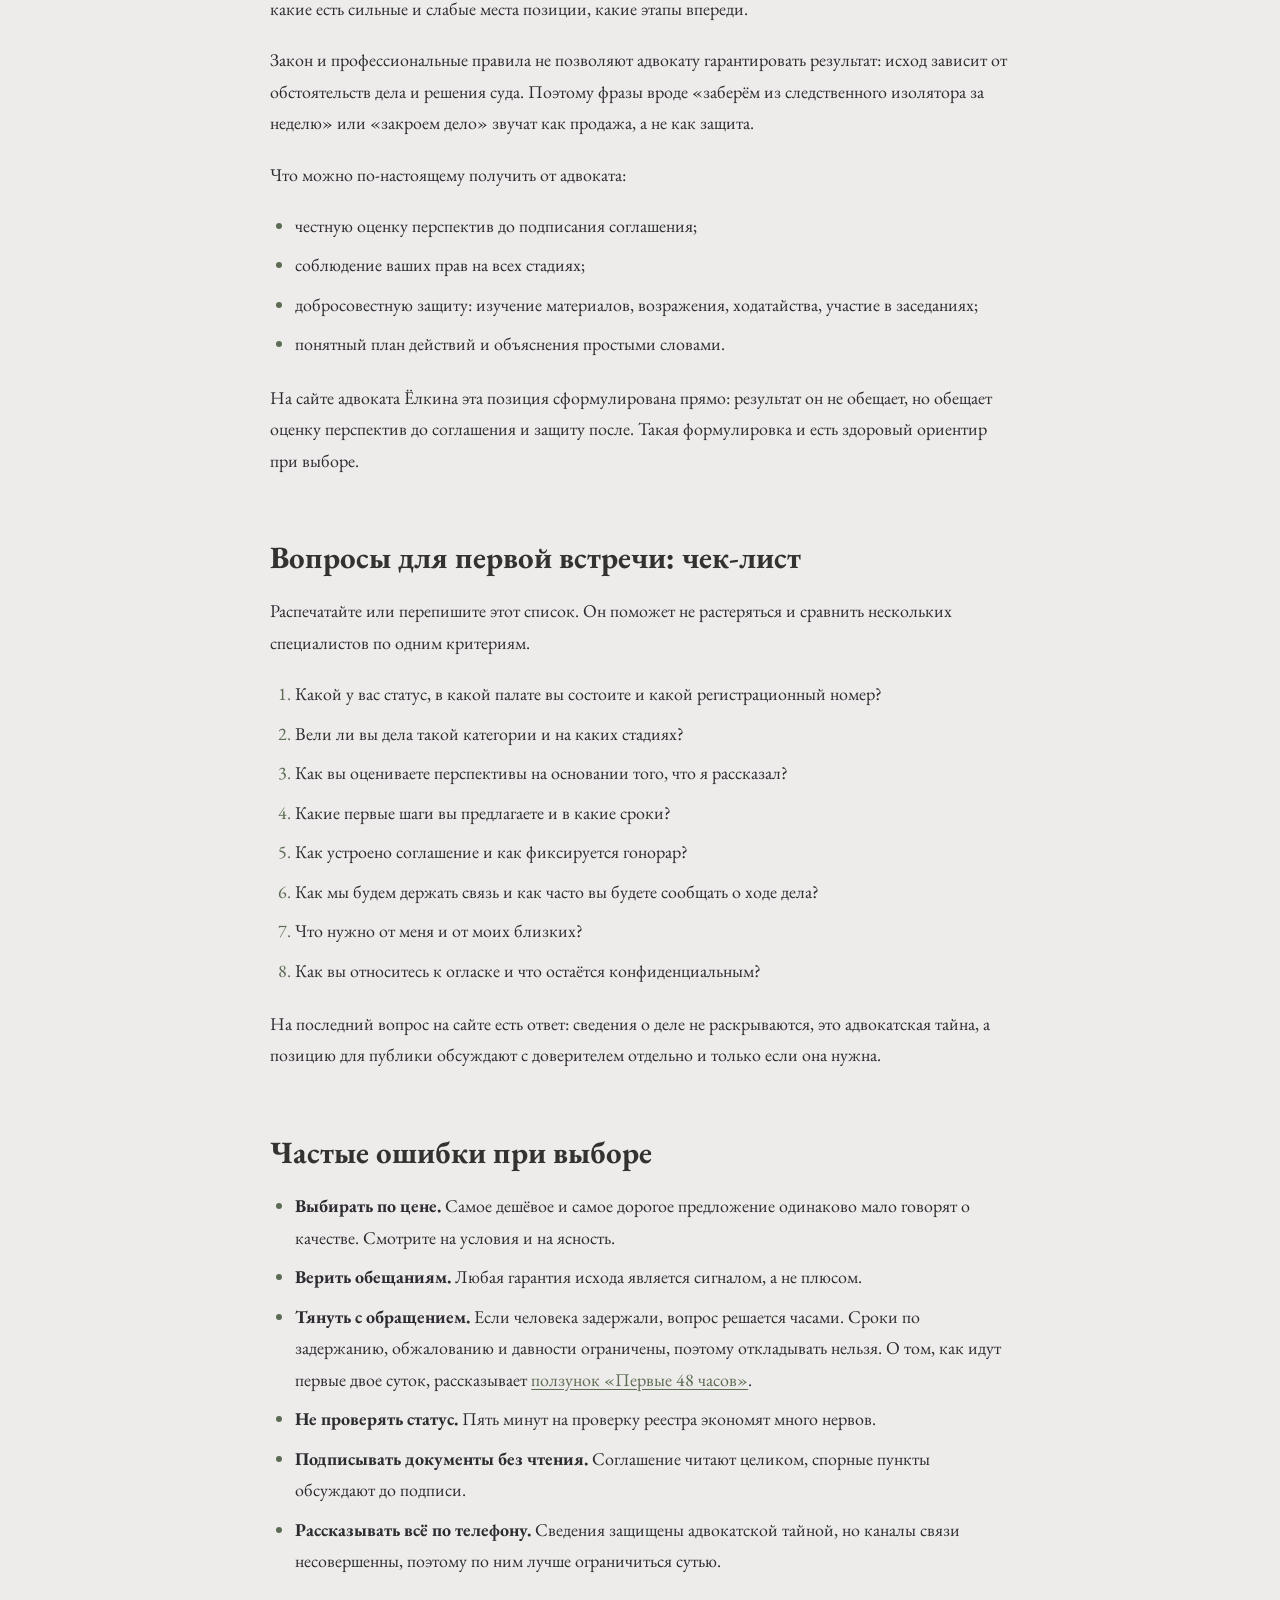
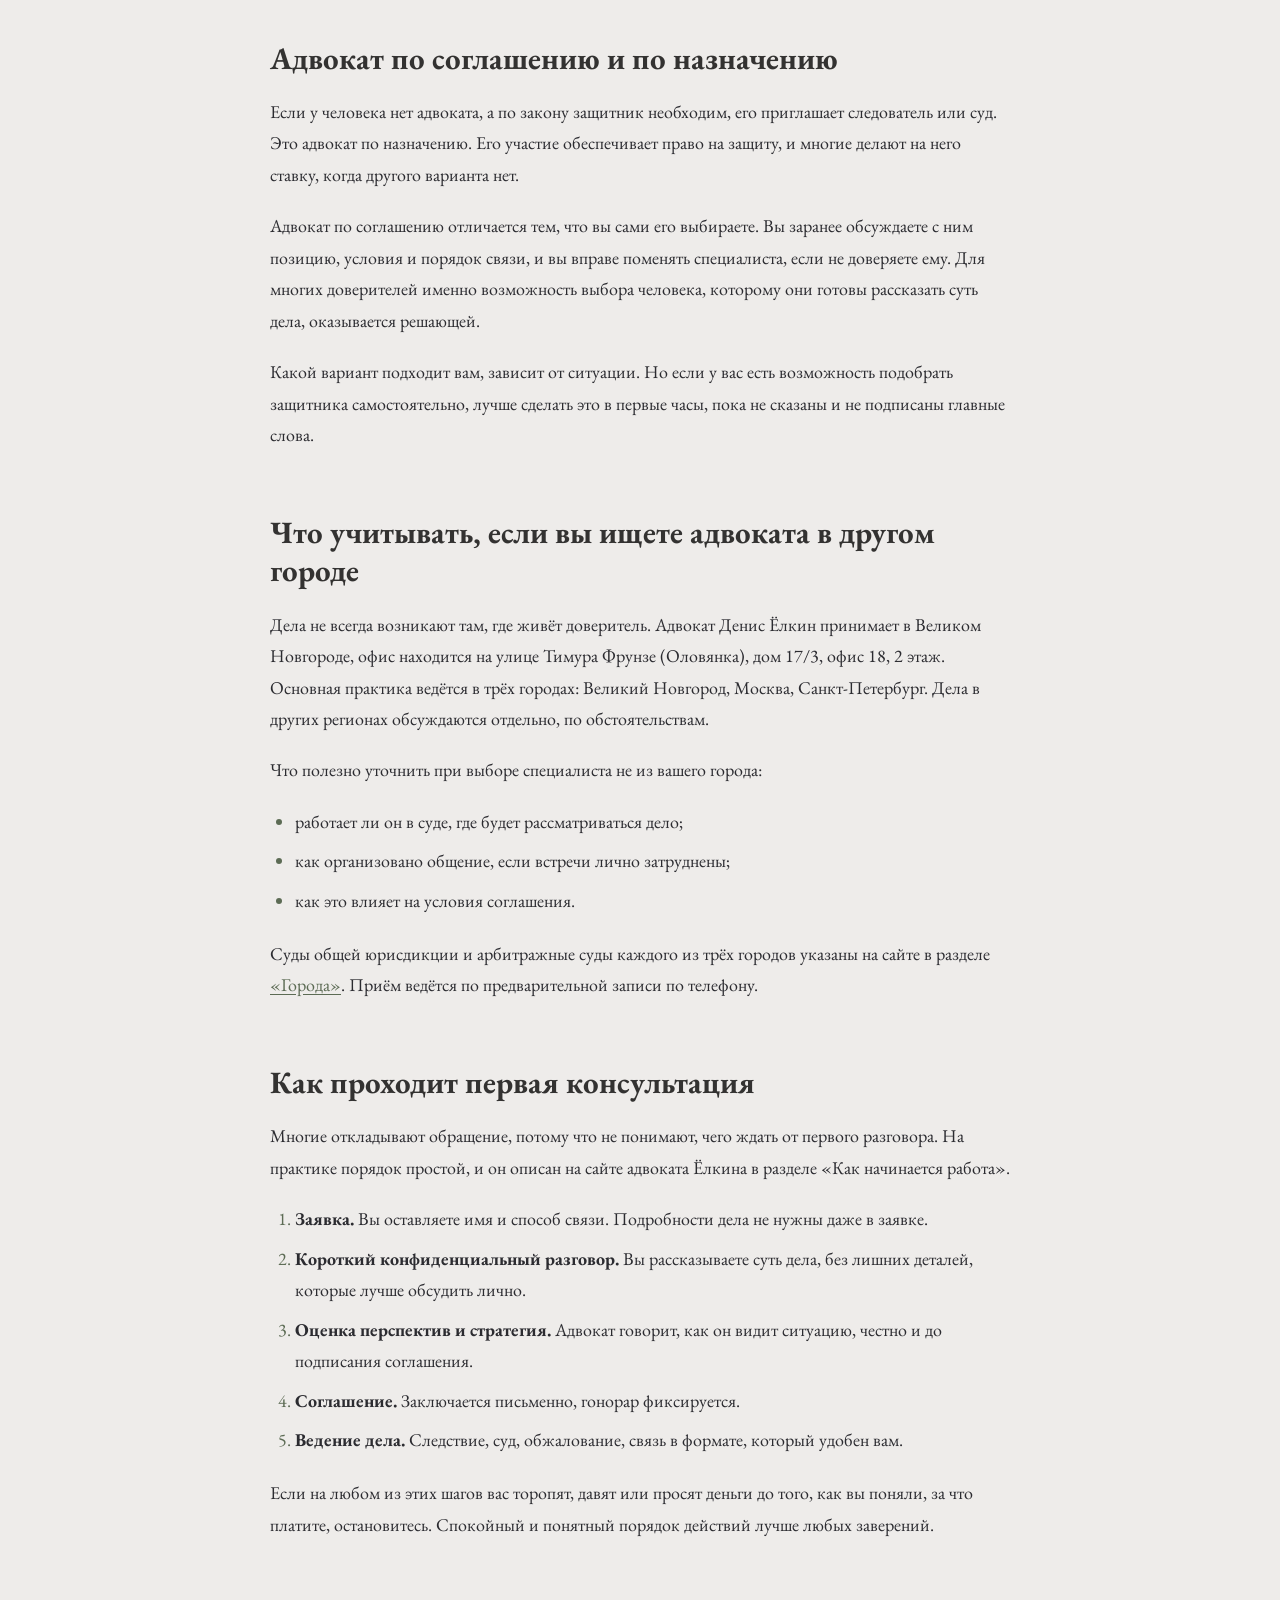
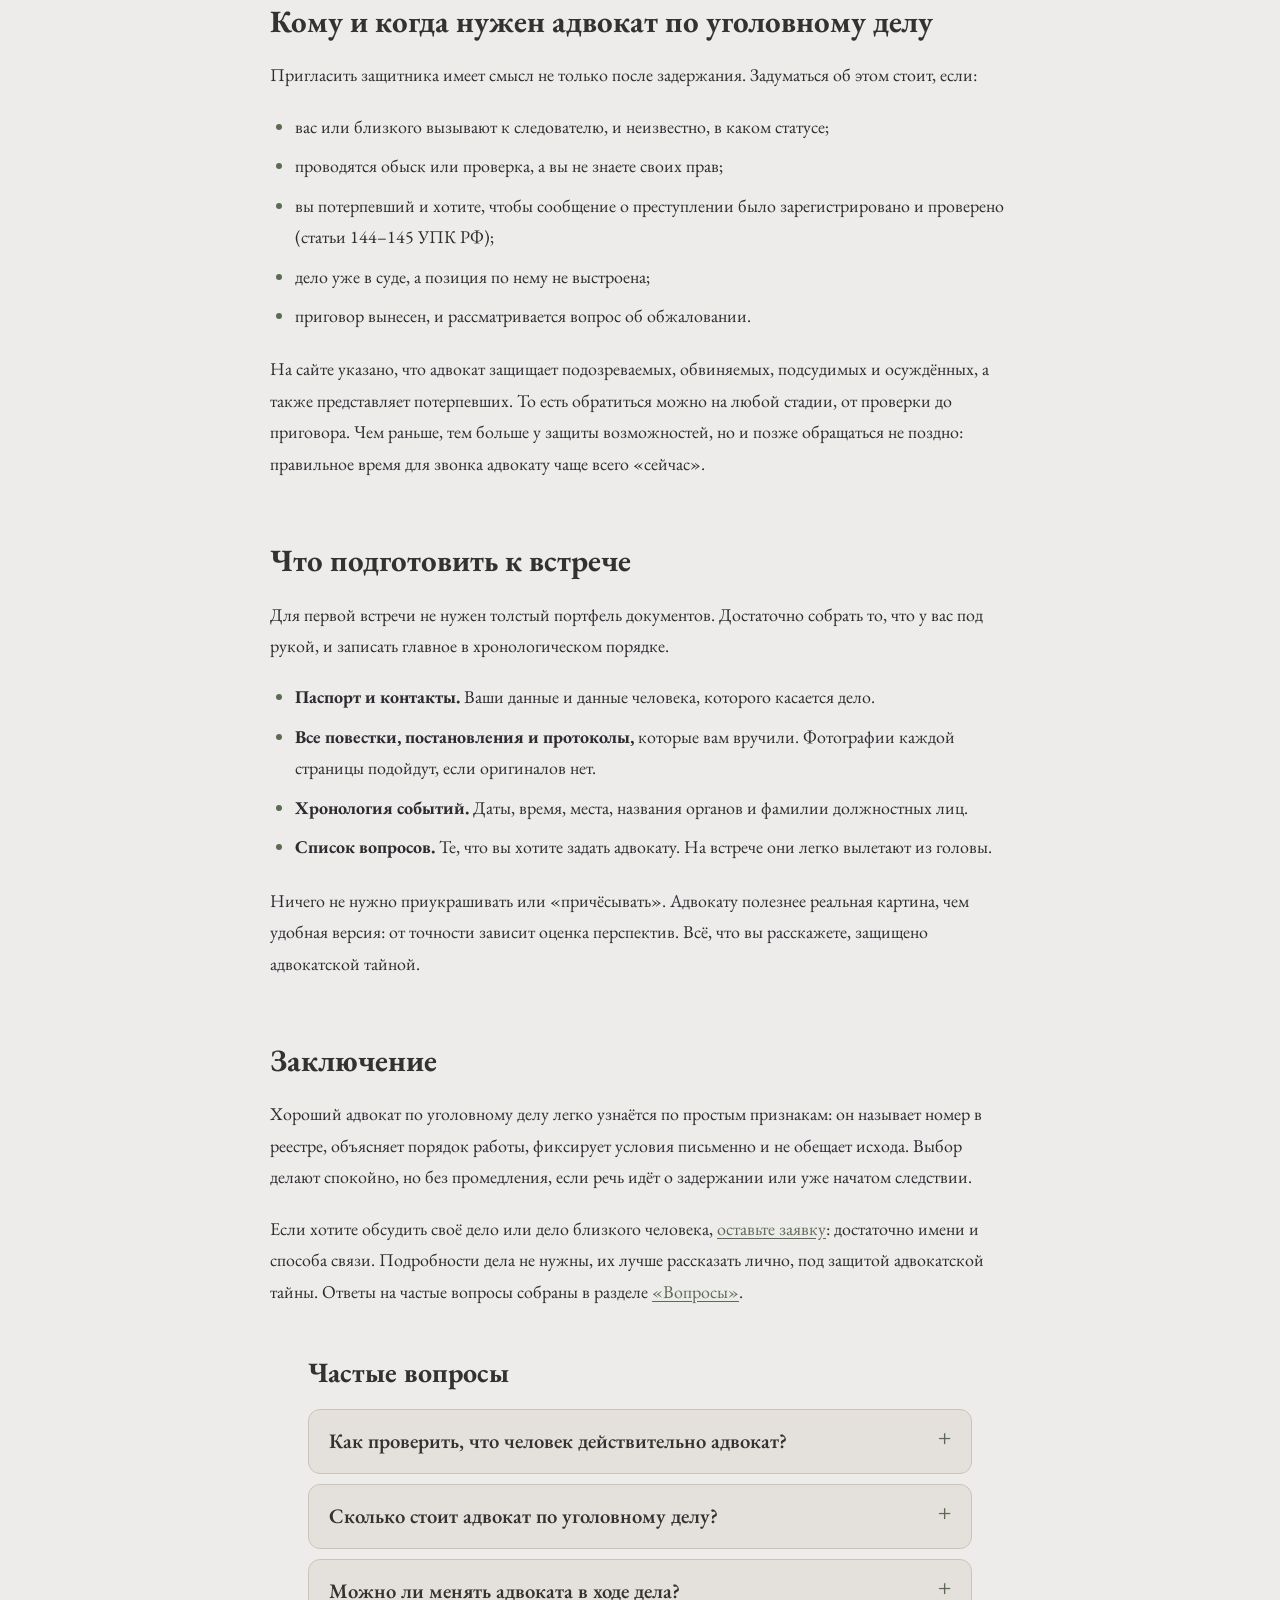
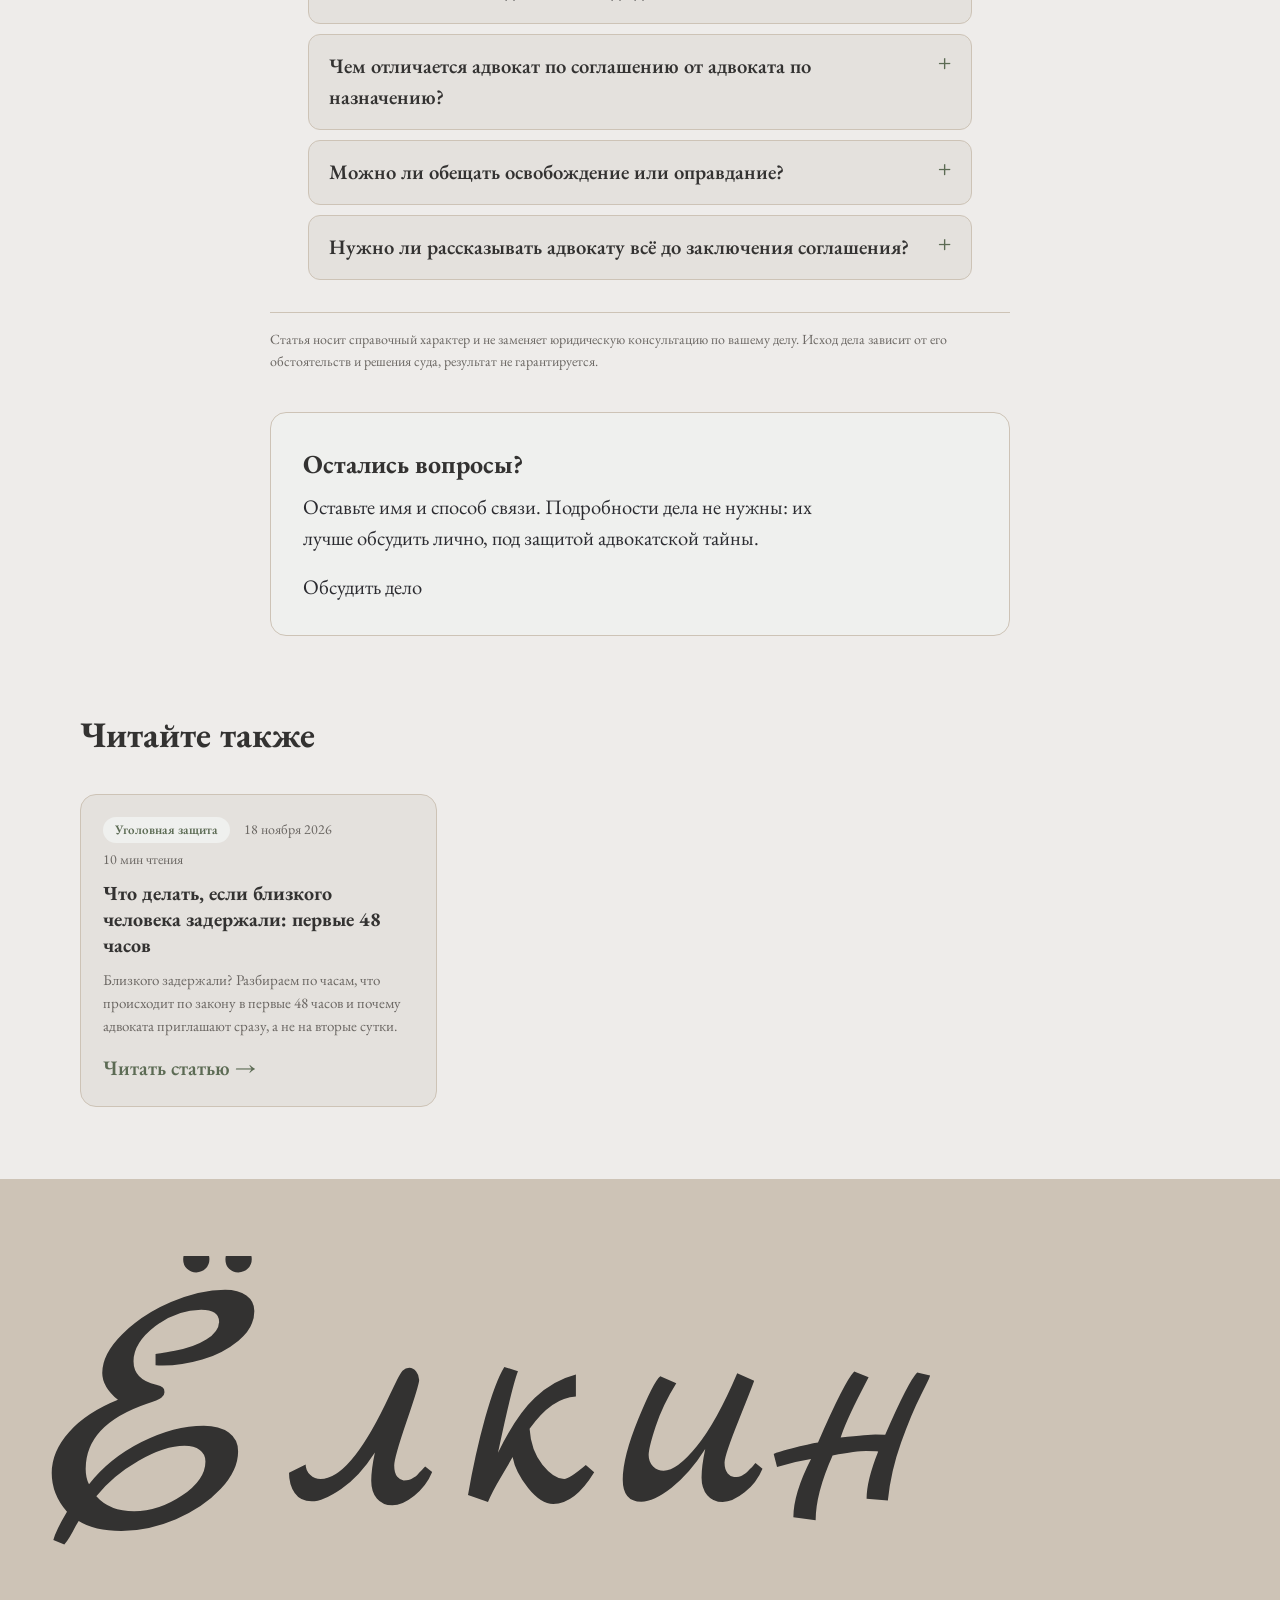
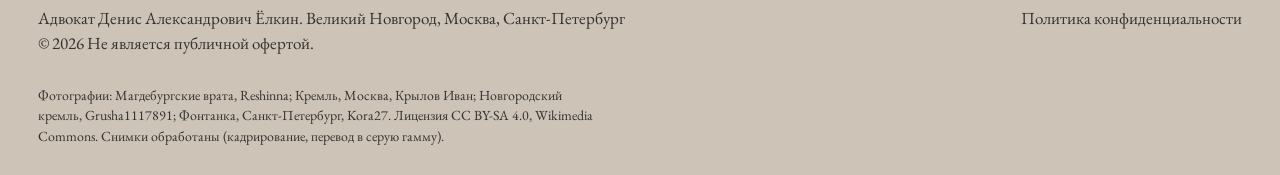
<file: blog/kak-vybrat-advokata-po-ugolovnomu-delu/index.html>
<!DOCTYPE html>
<html lang="ru">
<head>
<meta charset="UTF-8">
<meta name="viewport" content="width=device-width, initial-scale=1.0">
<title>Как выбрать адвоката по уголовному делу</title>
<meta name="description" content="На что смотреть при выборе адвоката по уголовному делу: статус и реестр, соглашение, гонорар, честная оценка перспектив. Чек-лист вопросов для первой встречи.">
<link rel="canonical" href="https://advocatdenisaleksandrovichelkin.ru/blog/kak-vybrat-advokata-po-ugolovnomu-delu/">
<meta name="robots" content="index, follow, max-image-preview:large">
<meta property="og:type" content="article">
<meta property="og:title" content="Как выбрать адвоката по уголовному делу">
<meta property="og:description" content="На что смотреть при выборе адвоката по уголовному делу: статус и реестр, соглашение, гонорар, честная оценка перспектив. Чек-лист вопросов для первой встречи.">
<meta property="og:url" content="https://advocatdenisaleksandrovichelkin.ru/blog/kak-vybrat-advokata-po-ugolovnomu-delu/">
<meta property="og:locale" content="ru_RU">

<link rel="alternate" type="application/rss+xml" title="Адвокат Денис Ёлкин — блог" href="https://advocatdenisaleksandrovichelkin.ru/feed.xml">
<meta name="theme-color" content="#eeecea">
<link rel="icon" href="/favicon.svg" type="image/svg+xml">
<link rel="preconnect" href="https://fonts.googleapis.com">
<link rel="preconnect" href="https://fonts.gstatic.com" crossorigin>
<link href="https://fonts.googleapis.com/css2?family=EB+Garamond:ital,wght@0,400;0,500;1,400;1,500&amp;family=Marck+Script&amp;subset=cyrillic&amp;display=swap" rel="stylesheet">
<link rel="stylesheet" href="/styles.css">
<link rel="stylesheet" href="/blog/blog.css">
<link rel="stylesheet" href="/blog/blog.css">
<script type="application/ld+json">{"@context":"https://schema.org","@type":"Article","headline":"Как выбрать адвоката по уголовному делу: чек-лист и вопросы","description":"На что смотреть при выборе адвоката по уголовному делу: статус и реестр, соглашение, гонорар, честная оценка перспектив. Чек-лист вопросов для первой встречи.","inLanguage":"ru","datePublished":"2026-11-25","dateModified":"2026-11-25","mainEntityOfPage":"https://advocatdenisaleksandrovichelkin.ru/blog/kak-vybrat-advokata-po-ugolovnomu-delu/","author":{"@type":"Person","name":"Денис Александрович Ёлкин"},"publisher":{"@type":"Organization","name":"Адвокат Денис Ёлкин","url":"https://advocatdenisaleksandrovichelkin.ru/"}}</script>
<script type="application/ld+json">{"@context":"https://schema.org","@type":"BreadcrumbList","itemListElement":[{"@type":"ListItem","position":1,"name":"Главная","item":"https://advocatdenisaleksandrovichelkin.ru/"},{"@type":"ListItem","position":2,"name":"Блог","item":"https://advocatdenisaleksandrovichelkin.ru/blog/"},{"@type":"ListItem","position":3,"name":"Как выбрать адвоката по уголовному делу: чек-лист и вопросы","item":"https://advocatdenisaleksandrovichelkin.ru/blog/kak-vybrat-advokata-po-ugolovnomu-delu/"}]}</script>
<script type="application/ld+json">{"@context":"https://schema.org","@type":"FAQPage","mainEntity":[{"@type":"Question","name":"Как проверить, что человек действительно адвокат?","acceptedAnswer":{"@type":"Answer","text":"Статус адвоката подтверждается регистрационным номером в реестре адвокатов своего региона. Спросите номер и палату, где он состоит, и сверьте их по открытым сведениям реестра. У адвоката также есть удостоверение и ордер на ведение дела."}},{"@type":"Question","name":"Сколько стоит адвокат по уголовному делу?","acceptedAnswer":{"@type":"Answer","text":"Размер гонорара оговаривается индивидуально: он зависит от стадии, сложности и объёма работы и фиксируется письменно до начала работы. Единой цены нет, поэтому ориентируйтесь на ясность условий в соглашении."}},{"@type":"Question","name":"Можно ли менять адвоката в ходе дела?","acceptedAnswer":{"@type":"Answer","text":"Да, право на выбор защитника принадлежит подозреваемому и обвиняемому. Но смена на середине дела отнимает время на изучение материалов, поэтому к выбору лучше подойти внимательно с самого начала."}},{"@type":"Question","name":"Чем отличается адвокат по соглашению от адвоката по назначению?","acceptedAnswer":{"@type":"Answer","text":"Адвоката по соглашению выбираете вы и заключаете с ним соглашение об оказании юридической помощи. Адвоката по назначению приглашает следователь или суд, когда защитника нет. Выбор человека, которому вы доверяете, остаётся за вами."}},{"@type":"Question","name":"Можно ли обещать освобождение или оправдание?","acceptedAnswer":{"@type":"Answer","text":"Нет. Адвокат не вправе гарантировать результат: решение принимает суд. Если вам обещают исход, это повод насторожиться. Честная оценка перспектив до подписания соглашения является нормой."}},{"@type":"Question","name":"Нужно ли рассказывать адвокату всё до заключения соглашения?","acceptedAnswer":{"@type":"Answer","text":"Достаточно сути дела: этого хватает для первой оценки. Сведения, связанные с юридической помощью, составляют адвокатскую тайну, а подробности лучше обсуждать лично, а не по каналам связи."}}]}</script>
</head>
<body class="b-page">
<header class="header" id="header">
  <div class="header__inner">
    <a class="logo" href="/#top" aria-label="Адвокат Денис Ёлкин — на главную">
      <svg class="logo__mark" width="18" height="21" aria-hidden="true"><use href="/#mark"/></svg>
      <span class="logo__name script">Денис Ёлкин</span>
    </a>
    <nav class="nav" id="nav" aria-label="Разделы">
      <a href="/#practice">Практика</a>
      <a href="/#hours">Первые 48 часов</a>
      <a href="/#cities">Города</a>
      <a href="/#faq">Вопросы</a>
    <!-- BLOGNAV:START --><a href="/blog/">Блог</a><!-- BLOGNAV:END --></nav>
    <a class="header__tel" href="tel:+79095658095">8 909 565-80-95</a>
    <a class="header__link" href="/#contact">Связаться</a>
    <button class="burger" id="burger" type="button" aria-label="Меню" aria-expanded="false" aria-controls="nav"><span></span><span></span></button>
  </div>
</header>
<main class="blog">

<article class="b-article">
  <nav class="b-crumbs" aria-label="Хлебные крошки"><a href="/">Главная</a><span>/</span><a href="/blog/">Блог</a></nav>
  
  <header class="b-head">
    <div class="b-meta"><span class="b-chip">Уголовная защита</span><time datetime="2026-11-25">25 ноября 2026</time><span>9 мин чтения</span></div>
    <h1>Как выбрать адвоката по уголовному делу: чек-лист и вопросы</h1>
    <p class="b-lead">На что смотреть при выборе адвоката по уголовному делу: статус и реестр, соглашение, гонорар, честная оценка перспектив. Чек-лист вопросов для первой встречи.</p>
    <p class="b-author">Автор: Денис Александрович Ёлкин, Адвокат</p>
  </header>
  
  <nav class="b-toc" aria-label="Содержание"><strong>Содержание</strong><ol><li><a href="#kak-vybrat-advokata-po-ugolovnomu-delu-korotkiy-otvet">Как выбрать адвоката по уголовному делу: короткий ответ</a></li><li><a href="#advokat-yurist-konsultant-v-chem-raznica">Адвокат, юрист, консультант: в чём разница</a></li><li><a href="#kak-proverit-status-advokata">Как проверить статус адвоката</a></li><li><a href="#specializaciya-ugolovnoe-pravo-ne-ravno-lyubaya-yuridicheska">Специализация: уголовное право не равно «любая юридическая помощь»</a></li><li><a href="#soglashenie-i-gonorar-chto-dolzhno-byt-na-bumage">Соглашение и гонорар: что должно быть на бумаге</a></li><li><a href="#chestnaya-ocenka-perspektiv-i-pochemu-nelzya-verit-garantiya">Честная оценка перспектив и почему нельзя верить гарантиям</a></li><li><a href="#voprosy-dlya-pervoy-vstrechi-chek-list">Вопросы для первой встречи: чек-лист</a></li><li><a href="#chastye-oshibki-pri-vybore">Частые ошибки при выборе</a></li><li><a href="#advokat-po-soglasheniyu-i-po-naznacheniyu">Адвокат по соглашению и по назначению</a></li><li><a href="#chto-uchityvat-esli-vy-ischete-advokata-v-drugom-gorode">Что учитывать, если вы ищете адвоката в другом городе</a></li><li><a href="#kak-prohodit-pervaya-konsultaciya">Как проходит первая консультация</a></li><li><a href="#komu-i-kogda-nuzhen-advokat-po-ugolovnomu-delu">Кому и когда нужен адвокат по уголовному делу</a></li><li><a href="#chto-podgotovit-k-vstreche">Что подготовить к встрече</a></li><li><a href="#zaklyuchenie">Заключение</a></li></ol></nav>
  <div class="b-content"><p>Выбирать адвоката по уголовному делу лучше по трём признакам: подтверждённый статус, ясные письменные условия и честная оценка перспектив без обещаний результата. Остальное, от красивого сайта до громких заявлений, второстепенно. Ниже разобрано, как проверить каждый из этих признаков, какие вопросы задать на первой встрече и на чём люди чаще всего ошибаются.</p>
<h2 id="kak-vybrat-advokata-po-ugolovnomu-delu-korotkiy-otvet">Как выбрать адвоката по уголовному делу: короткий ответ</h2>
<p>Если коротко, проверьте четыре вещи:</p>
<ol><li><strong>Статус.</strong> Человек должен быть адвокатом, то есть состоять в реестре адвокатов, а не называться «юристом» или «консультантом».</li><li><strong>Специализация.</strong> Опыт именно в уголовных делах, а лучше в вашей категории дел.</li><li><strong>Условия.</strong> Письменное соглашение об оказании юридической помощи, где зафиксированы объём работы и гонорар.</li><li><strong>Честность.</strong> Оценка перспектив без гарантий и без «мы всё решим».</li></ol>
<p>Если один из пунктов не выполняется, это повод задать дополнительные вопросы или рассмотреть другого специалиста. Подробно по каждому пункту ниже.</p>
<h2 id="advokat-yurist-konsultant-v-chem-raznica">Адвокат, юрист, консультант: в чём разница</h2>
<p>Это самый частый источник путаницы. Слова звучат похоже, но статус у них разный.</p>
<p>Адвокат получает статус в порядке, который устанавливает закон об адвокатской деятельности, состоит в адвокатской палате и внесён в реестр. На сайте адвоката Дениса Ёлкина указано, что он состоит в Адвокатской палате Новгородской области, регистрационный номер 53/502 в реестре адвокатов.</p>
<p>Практическое значение этого статуса такое:</p>
<ul><li><strong>Адвокатская тайна.</strong> Сведения, связанные с оказанием юридической помощи, составляют адвокатскую тайну (статья 8 Федерального закона № 63-ФЗ «Об адвокатской деятельности и адвокатуре в Российской Федерации»). Это не зависит ни от обвинения, ни от того, кто обращается.</li><li><strong>Участие в уголовном деле.</strong> Защитником подозреваемого или обвиняемого на следствии и в суде выступает именно адвокат.</li><li><strong>Профессиональные правила.</strong> Адвокат действует в рамках закона и правил профессии, в том числе не вправе гарантировать результат дела.</li></ul>
<p>Поэтому первый вопрос любому, кто предлагает «защиту по уголовному делу»: в каком реестре вы состоите и какой у вас регистрационный номер. Добросовестный адвокат отвечает сразу и без раздражения.</p>
<h2 id="kak-proverit-status-advokata">Как проверить статус адвоката</h2>
<p>Проверка занимает несколько минут и стоит того.</p>
<ul><li><strong>Спросите номер и палату.</strong> Регистрационный номер и адвокатскую палату, в которой состоит адвокат, он называет по первому запросу.</li><li><strong>Сверьте по открытым источникам.</strong> Сведения об адвокатах ведутся в реестрах адвокатских палат, и их можно запросить в палате, где адвокат состоит.</li><li><strong>Попросите показать удостоверение.</strong> Адвокат при встрече может показать удостоверение.</li><li><strong>Обратите внимание на ордер.</strong> Для участия в деле адвокат оформляет ордер, и по нему видно, на каком основании он действует.</li></ul>
<p>Если собеседник уклоняется от прямого ответа, уходит в общие слова или просит перевести деньги до встречи и соглашения, это повод остановиться.</p>
<h2 id="specializaciya-ugolovnoe-pravo-ne-ravno-lyubaya-yuridicheska">Специализация: уголовное право не равно «любая юридическая помощь»</h2>
<p>Уголовные дела идут по своим правилам: у них своя процедура, свои сроки и своя специфика. Опыт в гражданских спорах не заменяет практики по следствию и суду.</p>
<p>Сайт адвоката Ёлкина перечисляет направления, по которым он работает, и вот они:</p>
<ul><li>преступления против личности, включая «глухари» и преступления прошлых лет, безвестное исчезновение граждан;</li><li>должностные и военные преступления;</li><li>преступления против половой неприкосновенности: защита обвиняемых и представительство потерпевших;</li><li>ДТП, мошенничество, разбой, грабёж;</li><li>ятрогенные преступления и сфера медицины;</li><li>сообщение о преступлении в КУСП (статьи 144–145 УПК РФ);</li><li>предварительное следствие и суд до кассации.</li></ul>
<p>Ваш вопрос на первой встрече простой: приходилось ли вам вести дела такой категории и на каких стадиях. <a href="/#practice">Подробный список направлений</a> есть в разделе «Практика» на главной странице. Не ждите от ответа конкретных громких цифр: адвокатская тайна не позволяет рассказывать о делах доверителей.</p>
<h2 id="soglashenie-i-gonorar-chto-dolzhno-byt-na-bumage">Соглашение и гонорар: что должно быть на бумаге</h2>
<p>Работа адвоката по уголовному делу оформляется соглашением об оказании юридической помощи. Этот документ защищает обе стороны, и его нельзя заменять устной договорённостью.</p>
<p>Что стоит увидеть в соглашении:</p>
<div class="b-table"><table><thead><tr><th>Пункт</th><th>Зачем нужен</th></tr></thead><tbody><tr><td>Предмет</td><td>Что именно делает адвокат: защита на следствии, в суде, обжалование</td></tr><tr><td>Стадии</td><td>На каких стадиях действует соглашение</td></tr><tr><td>Гонорар</td><td>Размер, порядок и сроки оплаты</td></tr><tr><td>Порядок связи</td><td>Как и когда адвокат информирует доверителя</td></tr><tr><td>Условия расторжения</td><td>Что происходит, если стороны решили прекратить работу</td></tr></tbody></table></div>
<p>Про размер гонорара честный ответ такой: единой цены нет. Он оговаривается с доверителем в индивидуальном порядке и зависит от стадии, сложности и объёма работы. Поэтому сам по себе низкий или высокий «ценник» из объявления ничего не говорит о качестве. Сравнивайте не суммы, а то, что за них обещано сделать и как это зафиксировано.</p>
<blockquote><p><strong>Важно:</strong> гонорар фиксируется письменно до начала работы. Если условия «потом обсудим», вы остаётесь без опоры на случай разногласий.</p></blockquote>
<h2 id="chestnaya-ocenka-perspektiv-i-pochemu-nelzya-verit-garantiya">Честная оценка перспектив и почему нельзя верить гарантиям</h2>
<p>Самый ценный результат первой встречи: вы услышали реалистичную картину. Что известно по делу, какие есть сильные и слабые места позиции, какие этапы впереди.</p>
<p>Закон и профессиональные правила не позволяют адвокату гарантировать результат: исход зависит от обстоятельств дела и решения суда. Поэтому фразы вроде «заберём из следственного изолятора за неделю» или «закроем дело» звучат как продажа, а не как защита.</p>
<p>Что можно по-настоящему получить от адвоката:</p>
<ul><li>честную оценку перспектив до подписания соглашения;</li><li>соблюдение ваших прав на всех стадиях;</li><li>добросовестную защиту: изучение материалов, возражения, ходатайства, участие в заседаниях;</li><li>понятный план действий и объяснения простыми словами.</li></ul>
<p>На сайте адвоката Ёлкина эта позиция сформулирована прямо: результат он не обещает, но обещает оценку перспектив до соглашения и защиту после. Такая формулировка и есть здоровый ориентир при выборе.</p>
<h2 id="voprosy-dlya-pervoy-vstrechi-chek-list">Вопросы для первой встречи: чек-лист</h2>
<p>Распечатайте или перепишите этот список. Он поможет не растеряться и сравнить нескольких специалистов по одним критериям.</p>
<ol><li>Какой у вас статус, в какой палате вы состоите и какой регистрационный номер?</li><li>Вели ли вы дела такой категории и на каких стадиях?</li><li>Как вы оцениваете перспективы на основании того, что я рассказал?</li><li>Какие первые шаги вы предлагаете и в какие сроки?</li><li>Как устроено соглашение и как фиксируется гонорар?</li><li>Как мы будем держать связь и как часто вы будете сообщать о ходе дела?</li><li>Что нужно от меня и от моих близких?</li><li>Как вы относитесь к огласке и что остаётся конфиденциальным?</li></ol>
<p>На последний вопрос на сайте есть ответ: сведения о деле не раскрываются, это адвокатская тайна, а позицию для публики обсуждают с доверителем отдельно и только если она нужна.</p>
<h2 id="chastye-oshibki-pri-vybore">Частые ошибки при выборе</h2>
<ul><li><strong>Выбирать по цене.</strong> Самое дешёвое и самое дорогое предложение одинаково мало говорят о качестве. Смотрите на условия и на ясность.</li><li><strong>Верить обещаниям.</strong> Любая гарантия исхода является сигналом, а не плюсом.</li><li><strong>Тянуть с обращением.</strong> Если человека задержали, вопрос решается часами. Сроки по задержанию, обжалованию и давности ограничены, поэтому откладывать нельзя. О том, как идут первые двое суток, рассказывает <a href="/#hours">ползунок «Первые 48 часов»</a>.</li><li><strong>Не проверять статус.</strong> Пять минут на проверку реестра экономят много нервов.</li><li><strong>Подписывать документы без чтения.</strong> Соглашение читают целиком, спорные пункты обсуждают до подписи.</li><li><strong>Рассказывать всё по телефону.</strong> Сведения защищены адвокатской тайной, но каналы связи несовершенны, поэтому по ним лучше ограничиться сутью.</li></ul>
<h2 id="advokat-po-soglasheniyu-i-po-naznacheniyu">Адвокат по соглашению и по назначению</h2>
<p>Если у человека нет адвоката, а по закону защитник необходим, его приглашает следователь или суд. Это адвокат по назначению. Его участие обеспечивает право на защиту, и многие делают на него ставку, когда другого варианта нет.</p>
<p>Адвокат по соглашению отличается тем, что вы сами его выбираете. Вы заранее обсуждаете с ним позицию, условия и порядок связи, и вы вправе поменять специалиста, если не доверяете ему. Для многих доверителей именно возможность выбора человека, которому они готовы рассказать суть дела, оказывается решающей.</p>
<p>Какой вариант подходит вам, зависит от ситуации. Но если у вас есть возможность подобрать защитника самостоятельно, лучше сделать это в первые часы, пока не сказаны и не подписаны главные слова.</p>
<h2 id="chto-uchityvat-esli-vy-ischete-advokata-v-drugom-gorode">Что учитывать, если вы ищете адвоката в другом городе</h2>
<p>Дела не всегда возникают там, где живёт доверитель. Адвокат Денис Ёлкин принимает в Великом Новгороде, офис находится на улице Тимура Фрунзе (Оловянка), дом 17/3, офис 18, 2 этаж. Основная практика ведётся в трёх городах: Великий Новгород, Москва, Санкт-Петербург. Дела в других регионах обсуждаются отдельно, по обстоятельствам.</p>
<p>Что полезно уточнить при выборе специалиста не из вашего города:</p>
<ul><li>работает ли он в суде, где будет рассматриваться дело;</li><li>как организовано общение, если встречи лично затруднены;</li><li>как это влияет на условия соглашения.</li></ul>
<p>Суды общей юрисдикции и арбитражные суды каждого из трёх городов указаны на сайте в разделе <a href="/#cities">«Города»</a>. Приём ведётся по предварительной записи по телефону.</p>
<h2 id="kak-prohodit-pervaya-konsultaciya">Как проходит первая консультация</h2>
<p>Многие откладывают обращение, потому что не понимают, чего ждать от первого разговора. На практике порядок простой, и он описан на сайте адвоката Ёлкина в разделе «Как начинается работа».</p>
<ol><li><strong>Заявка.</strong> Вы оставляете имя и способ связи. Подробности дела не нужны даже в заявке.</li><li><strong>Короткий конфиденциальный разговор.</strong> Вы рассказываете суть дела, без лишних деталей, которые лучше обсудить лично.</li><li><strong>Оценка перспектив и стратегия.</strong> Адвокат говорит, как он видит ситуацию, честно и до подписания соглашения.</li><li><strong>Соглашение.</strong> Заключается письменно, гонорар фиксируется.</li><li><strong>Ведение дела.</strong> Следствие, суд, обжалование, связь в формате, который удобен вам.</li></ol>
<p>Если на любом из этих шагов вас торопят, давят или просят деньги до того, как вы поняли, за что платите, остановитесь. Спокойный и понятный порядок действий лучше любых заверений.</p>
<h2 id="komu-i-kogda-nuzhen-advokat-po-ugolovnomu-delu">Кому и когда нужен адвокат по уголовному делу</h2>
<p>Пригласить защитника имеет смысл не только после задержания. Задуматься об этом стоит, если:</p>
<ul><li>вас или близкого вызывают к следователю, и неизвестно, в каком статусе;</li><li>проводятся обыск или проверка, а вы не знаете своих прав;</li><li>вы потерпевший и хотите, чтобы сообщение о преступлении было зарегистрировано и проверено (статьи 144–145 УПК РФ);</li><li>дело уже в суде, а позиция по нему не выстроена;</li><li>приговор вынесен, и рассматривается вопрос об обжаловании.</li></ul>
<p>На сайте указано, что адвокат защищает подозреваемых, обвиняемых, подсудимых и осуждённых, а также представляет потерпевших. То есть обратиться можно на любой стадии, от проверки до приговора. Чем раньше, тем больше у защиты возможностей, но и позже обращаться не поздно: правильное время для звонка адвокату чаще всего «сейчас».</p>
<h2 id="chto-podgotovit-k-vstreche">Что подготовить к встрече</h2>
<p>Для первой встречи не нужен толстый портфель документов. Достаточно собрать то, что у вас под рукой, и записать главное в хронологическом порядке.</p>
<ul><li><strong>Паспорт и контакты.</strong> Ваши данные и данные человека, которого касается дело.</li><li><strong>Все повестки, постановления и протоколы,</strong> которые вам вручили. Фотографии каждой страницы подойдут, если оригиналов нет.</li><li><strong>Хронология событий.</strong> Даты, время, места, названия органов и фамилии должностных лиц.</li><li><strong>Список вопросов.</strong> Те, что вы хотите задать адвокату. На встрече они легко вылетают из головы.</li></ul>
<p>Ничего не нужно приукрашивать или «причёсывать». Адвокату полезнее реальная картина, чем удобная версия: от точности зависит оценка перспектив. Всё, что вы расскажете, защищено адвокатской тайной.</p>
<h2 id="zaklyuchenie">Заключение</h2>
<p>Хороший адвокат по уголовному делу легко узнаётся по простым признакам: он называет номер в реестре, объясняет порядок работы, фиксирует условия письменно и не обещает исхода. Выбор делают спокойно, но без промедления, если речь идёт о задержании или уже начатом следствии.</p>
<p>Если хотите обсудить своё дело или дело близкого человека, <a href="/#contact">оставьте заявку</a>: достаточно имени и способа связи. Подробности дела не нужны, их лучше рассказать лично, под защитой адвокатской тайны. Ответы на частые вопросы собраны в разделе <a href="/#faq">«Вопросы»</a>.</p></div>
  <section class="b-faq"><h2>Частые вопросы</h2><details><summary>Как проверить, что человек действительно адвокат?</summary><p>Статус адвоката подтверждается регистрационным номером в реестре адвокатов своего региона. Спросите номер и палату, где он состоит, и сверьте их по открытым сведениям реестра. У адвоката также есть удостоверение и ордер на ведение дела.</p></details><details><summary>Сколько стоит адвокат по уголовному делу?</summary><p>Размер гонорара оговаривается индивидуально: он зависит от стадии, сложности и объёма работы и фиксируется письменно до начала работы. Единой цены нет, поэтому ориентируйтесь на ясность условий в соглашении.</p></details><details><summary>Можно ли менять адвоката в ходе дела?</summary><p>Да, право на выбор защитника принадлежит подозреваемому и обвиняемому. Но смена на середине дела отнимает время на изучение материалов, поэтому к выбору лучше подойти внимательно с самого начала.</p></details><details><summary>Чем отличается адвокат по соглашению от адвоката по назначению?</summary><p>Адвоката по соглашению выбираете вы и заключаете с ним соглашение об оказании юридической помощи. Адвоката по назначению приглашает следователь или суд, когда защитника нет. Выбор человека, которому вы доверяете, остаётся за вами.</p></details><details><summary>Можно ли обещать освобождение или оправдание?</summary><p>Нет. Адвокат не вправе гарантировать результат: решение принимает суд. Если вам обещают исход, это повод насторожиться. Честная оценка перспектив до подписания соглашения является нормой.</p></details><details><summary>Нужно ли рассказывать адвокату всё до заключения соглашения?</summary><p>Достаточно сути дела: этого хватает для первой оценки. Сведения, связанные с юридической помощью, составляют адвокатскую тайну, а подробности лучше обсуждать лично, а не по каналам связи.</p></details></section>
  <p class="b-disclaimer">Статья носит справочный характер и не заменяет юридическую консультацию по вашему делу. Исход дела зависит от его обстоятельств и решения суда, результат не гарантируется.</p>
  <aside class="b-cta"><h2>Остались вопросы?</h2><p>Оставьте имя и способ связи. Подробности дела не нужны: их лучше обсудить лично, под защитой адвокатской тайны.</p><a class="btn btn--primary b-cta__btn" href="/#contact">Обсудить дело</a></aside>
</article>
<section class="b-related"><h2>Читайте также</h2><div class="b-grid"><article class="b-card">
  
  <div class="b-card__body">
    <div class="b-meta"><span class="b-chip">Уголовная защита</span><time datetime="2026-11-18">18 ноября 2026</time><span>10 мин чтения</span></div>
    <h3><a href="/blog/chto-delat-pri-zaderzhanii-blizkogo/">Что делать, если близкого человека задержали: первые 48 часов</a></h3>
    <p>Близкого задержали? Разбираем по часам, что происходит по закону в первые 48 часов и почему адвоката приглашают сразу, а не на вторые сутки.</p>
    <a class="b-more" href="/blog/chto-delat-pri-zaderzhanii-blizkogo/">Читать статью</a>
  </div>
</article></div></section>
</main>
<footer class="footer">
  <p class="footer__word script" aria-hidden="true">Ёлкин</p>
  <div class="footer__row">
    <p>Адвокат Денис Александрович Ёлкин. Великий Новгород, Москва, Санкт-Петербург<br>© <span id="year">2026</span> Не является публичной офертой.</p>
    <p><a href="/privacy.html">Политика конфиденциальности</a></p>
  </div>
  <p class="credits">Фотографии: <a href="https://commons.wikimedia.org/wiki/File:%D0%92%D0%B5%D0%BB%D0%B8%D0%BA%D0%B8%D0%B9_%D0%9D%D0%BE%D0%B2%D0%B3%D0%BE%D1%80%D0%BE%D0%B4,_%D0%9A%D1%80%D0%B5%D0%BC%D0%BB%D1%8C,_%D0%A1%D0%BE%D1%84%D0%B8%D0%B9%D1%81%D0%BA%D0%B8%D0%B9_%D1%81%D0%BE%D0%B1%D0%BE%D1%80,_%C2%AB%D0%9C%D0%B0%D0%B3%D0%B4%D0%B5%D0%B1%D1%83%D1%80%D0%B3%D1%81%D0%BA%D0%B8%D0%B5_%D0%B2%D1%80%D0%B0%D1%82%D0%B0%C2%BB_%D0%9E%D0%B1%D1%89%D0%B8%D0%B9_%D0%B2%D0%B8%D0%B4._2007_%D0%B3%D0%BE%D0%B4.jpg">Магдебургские врата</a>, Reshinna; <a href="https://commons.wikimedia.org/w/index.php?curid=85876324">Кремль, Москва</a>, Крылов Иван; <a href="https://commons.wikimedia.org/wiki/File:%D0%92%D0%B5%D0%BB%D0%B8%D0%BA%D0%B8%D0%B9_%D0%9D%D0%BE%D0%B2%D0%B3%D0%BE%D1%80%D0%BE%D0%B4,_%D0%B2%D0%B8%D0%B4_%D0%BD%D0%B0_%D0%9A%D1%80%D0%B5%D0%BC%D0%BB%D1%8C_%D1%81_%D1%80%D0%B5%D0%BA%D0%B8_%D0%92%D0%BE%D0%BB%D1%85%D0%BE%D0%B2.jpg">Новгородский кремль</a>, Grusha1117891; <a href="https://commons.wikimedia.org/wiki/File:%D0%9D%D0%B0%D0%B1%D0%B5%D1%80%D0%B5%D0%B6%D0%BD%D0%B0%D1%8F_%D1%80%D0%B5%D0%BA%D0%B8_%D0%A4%D0%BE%D0%BD%D1%82%D0%B0%D0%BD%D0%BA%D0%B8_%D0%BE%D1%82_%D0%9D%D0%B5%D0%B2%D1%81%D0%BA%D0%BE%D0%B3%D0%BE_%D0%BF%D1%80%D0%BE%D1%81%D0%BF%D0%B5%D0%BA%D1%82%D0%B0._%D0%A1%D0%B0%D0%BD%D0%BA%D1%82-%D0%9F%D0%B5%D1%82%D0%B5%D1%80%D0%B1%D1%83%D1%80%D0%B3_2H1A2427WI.jpg">Фонтанка, Санкт-Петербург</a>, Kora27. Лицензия <a href="https://creativecommons.org/licenses/by-sa/4.0/">CC BY-SA 4.0</a>, Wikimedia Commons. Снимки обработаны (кадрирование, перевод в серую гамму).</p>
</footer>
<script src="/script.js" defer></script>

</body>
</html>
</file>
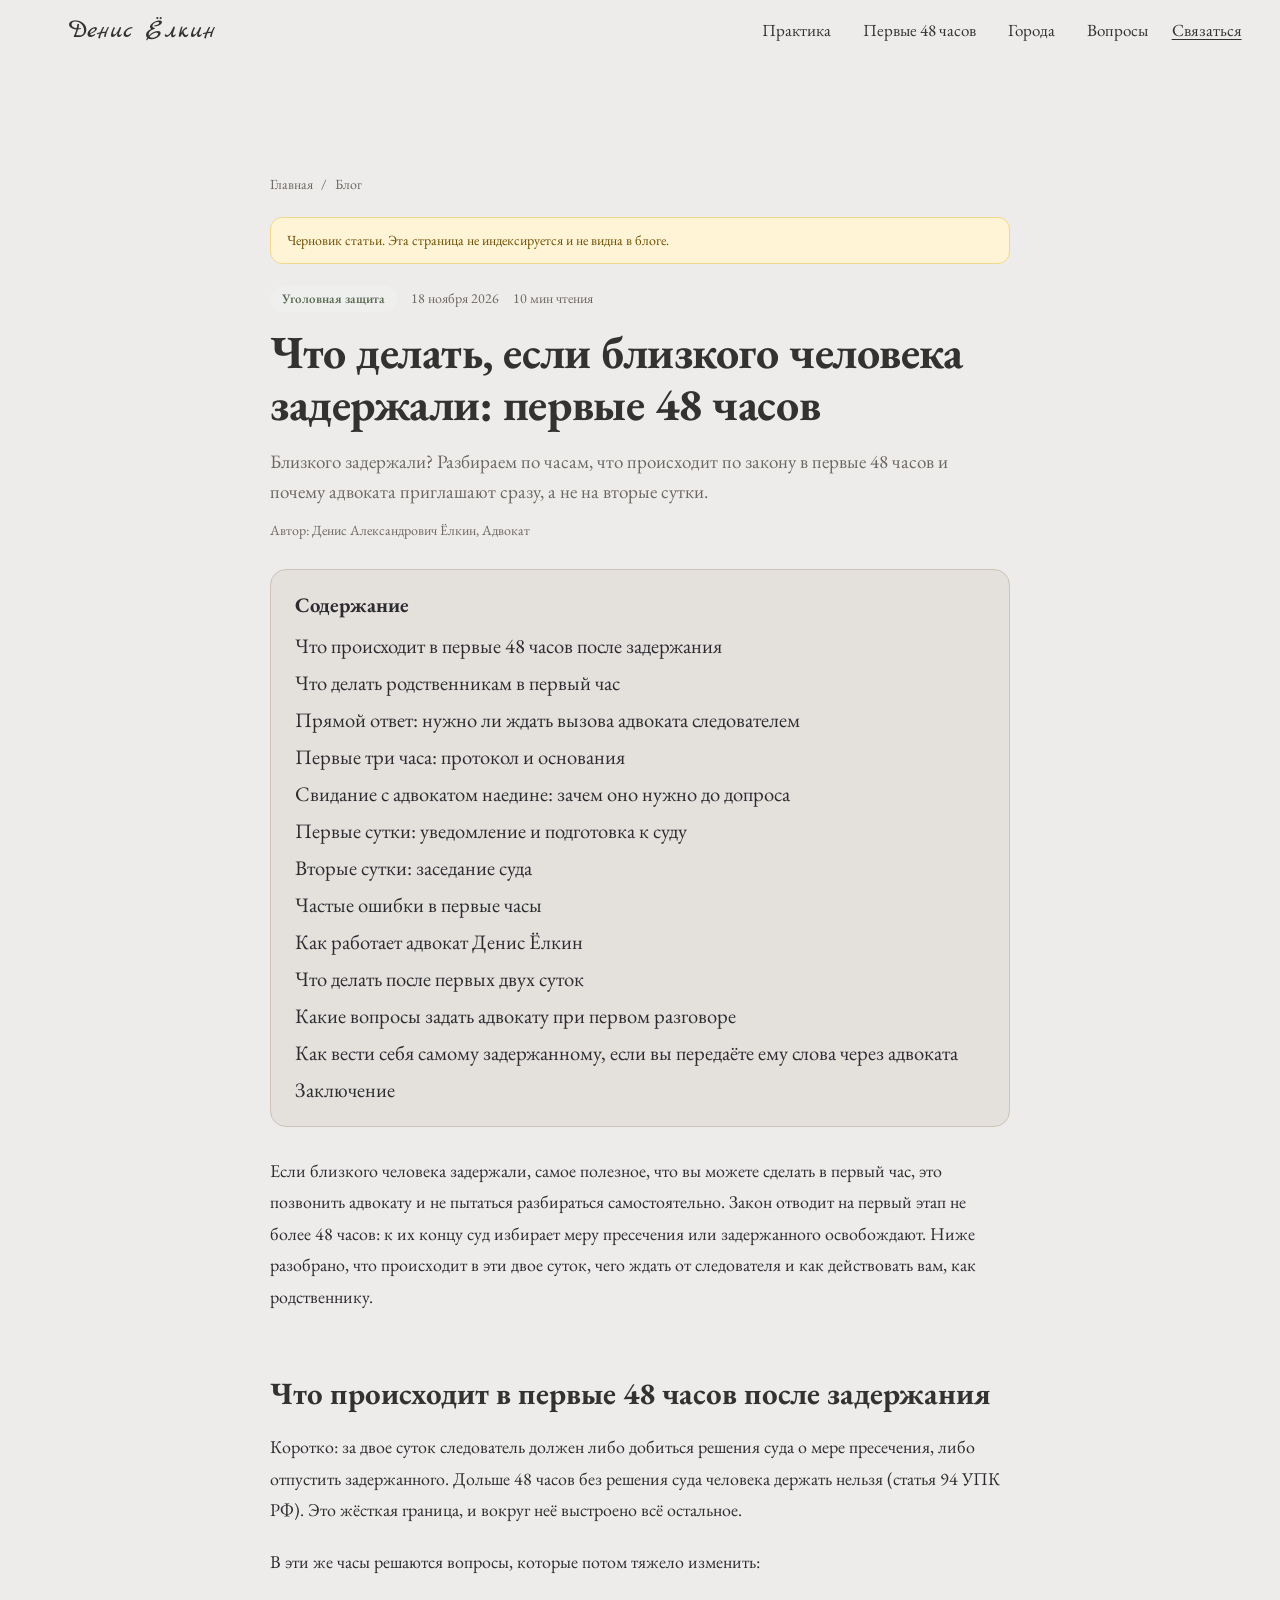
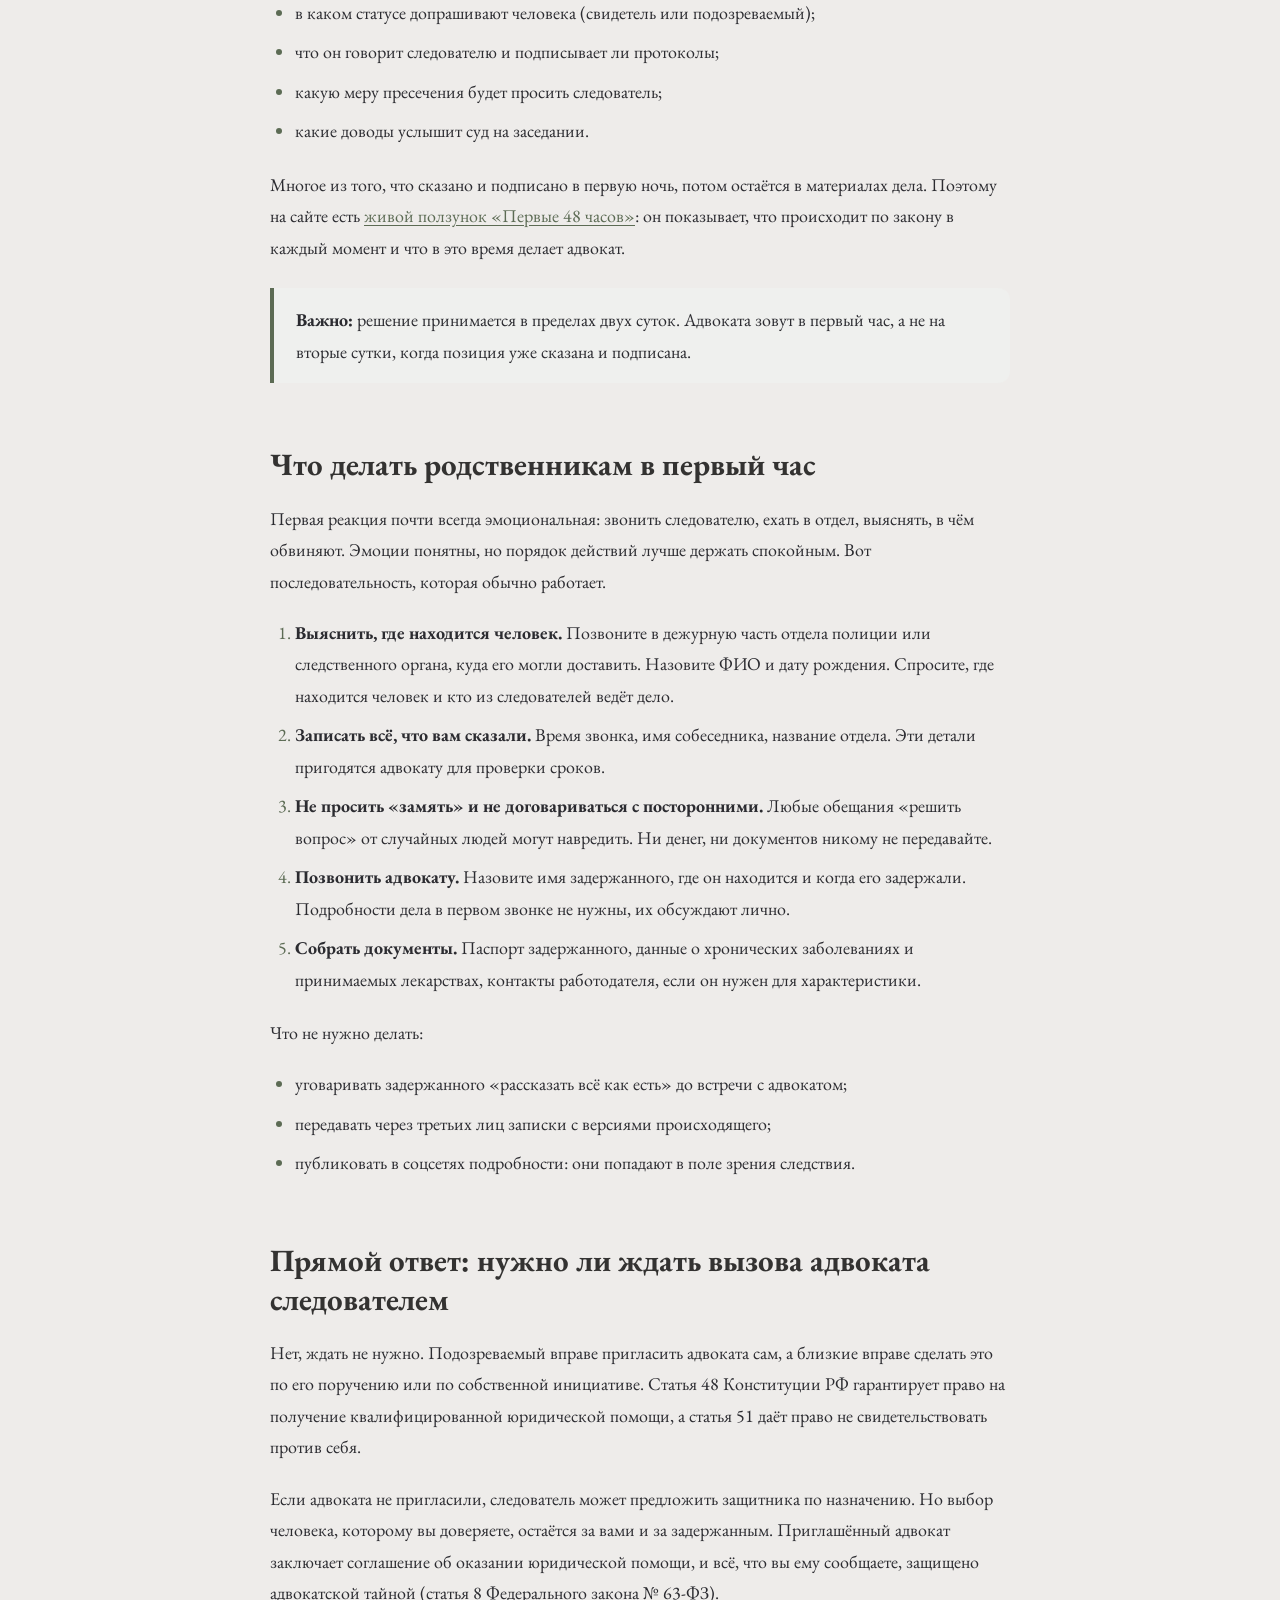
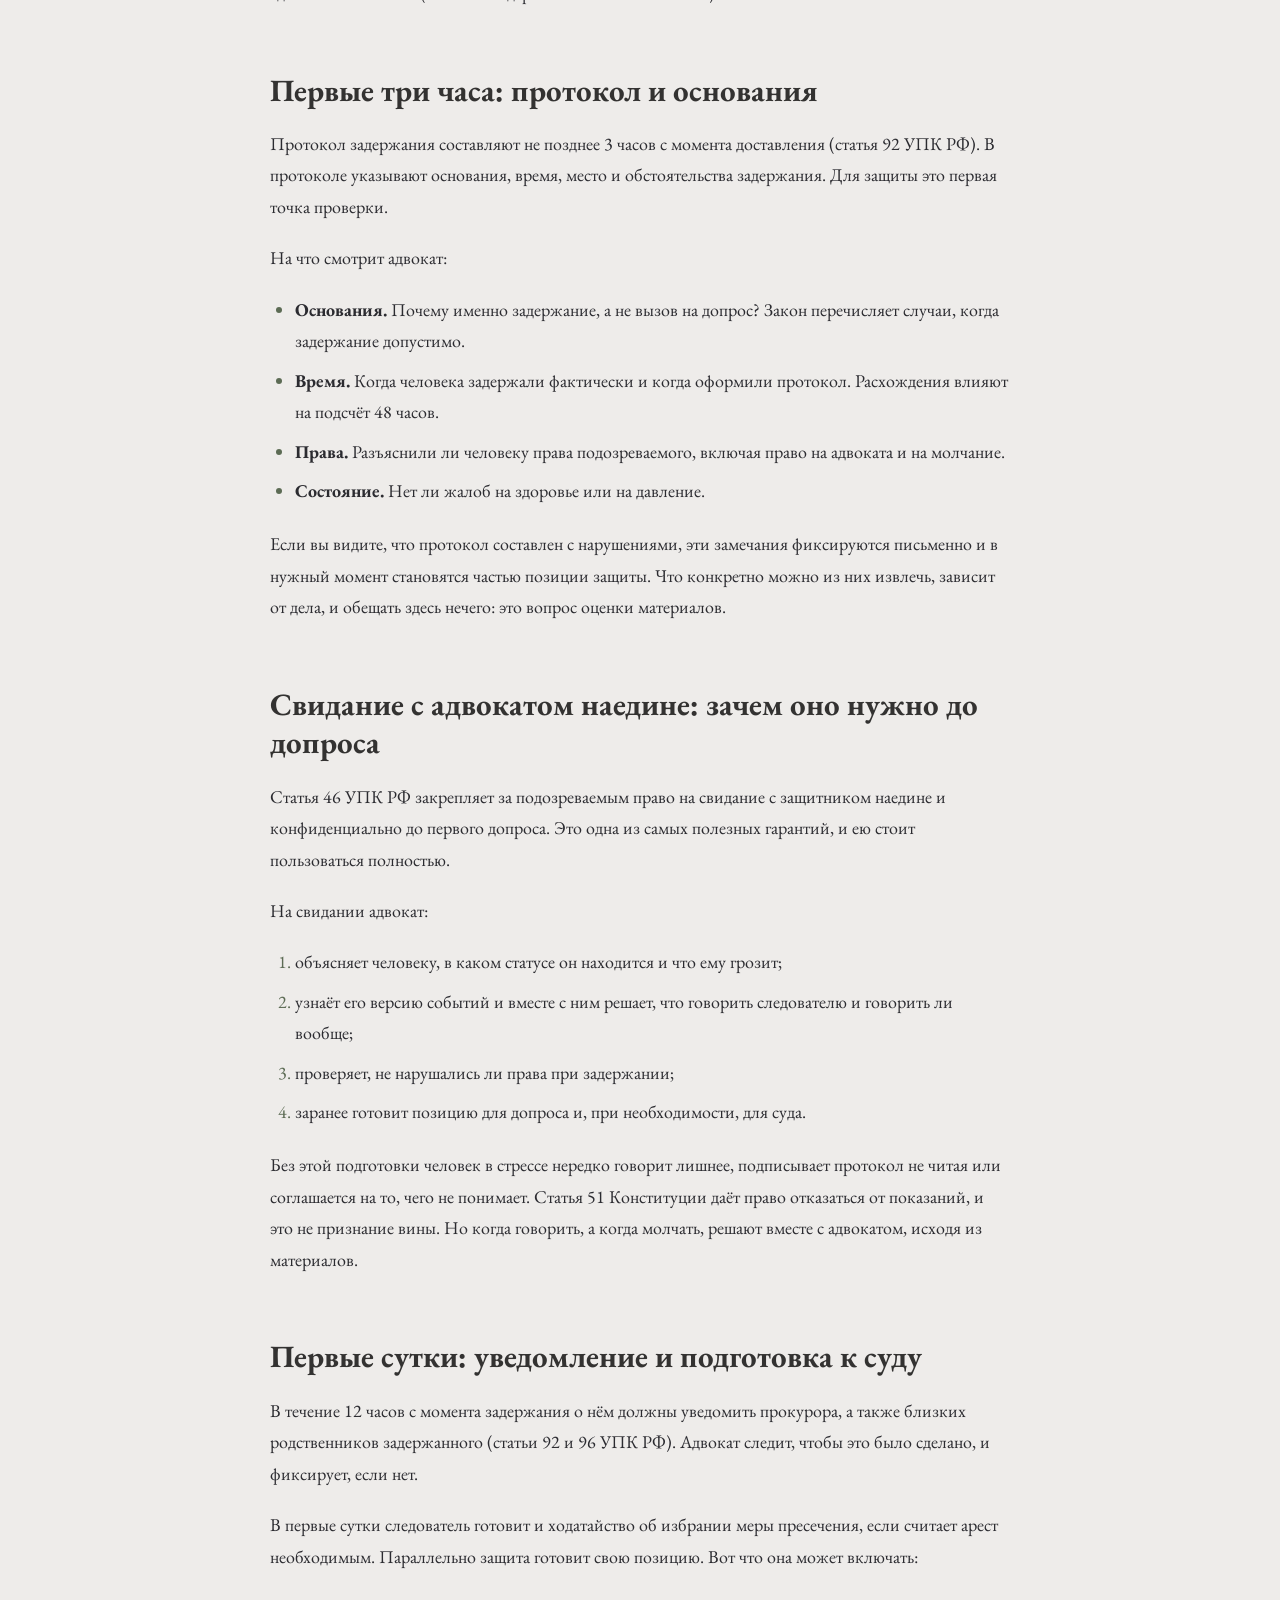
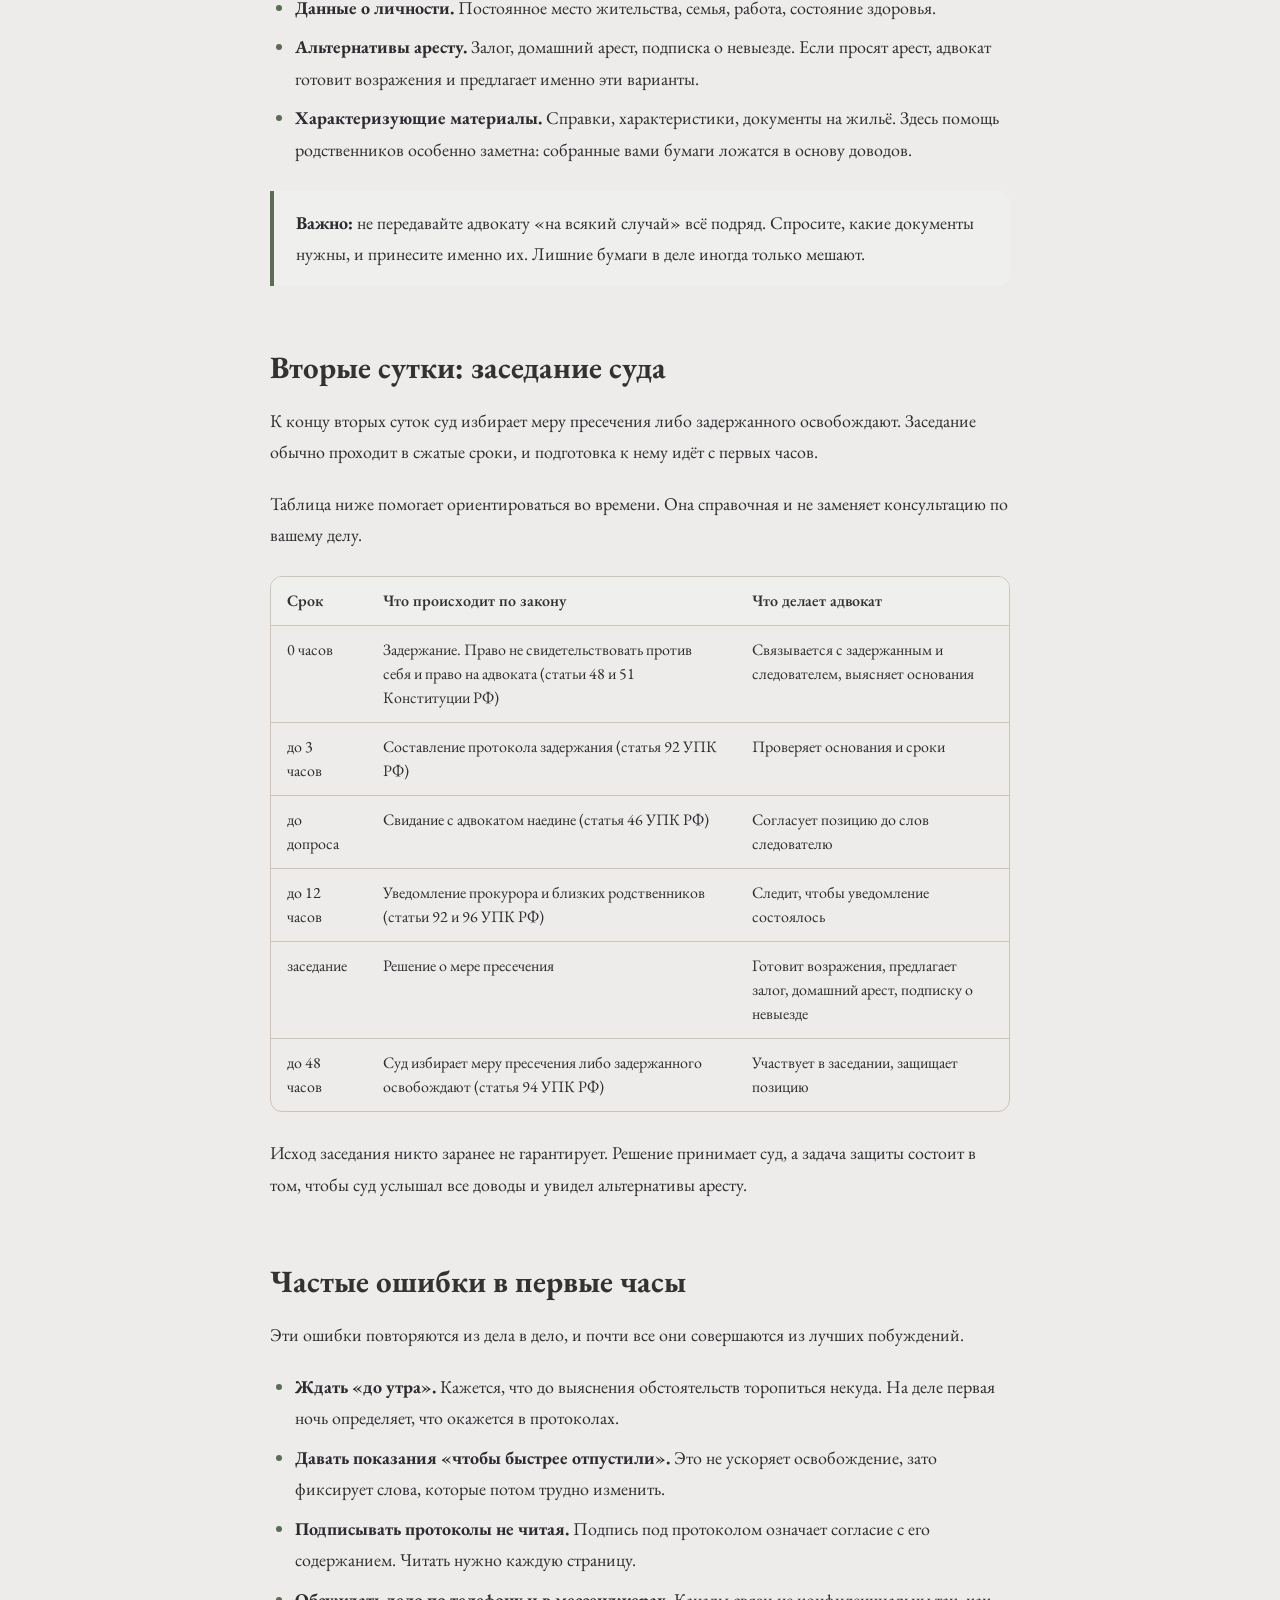
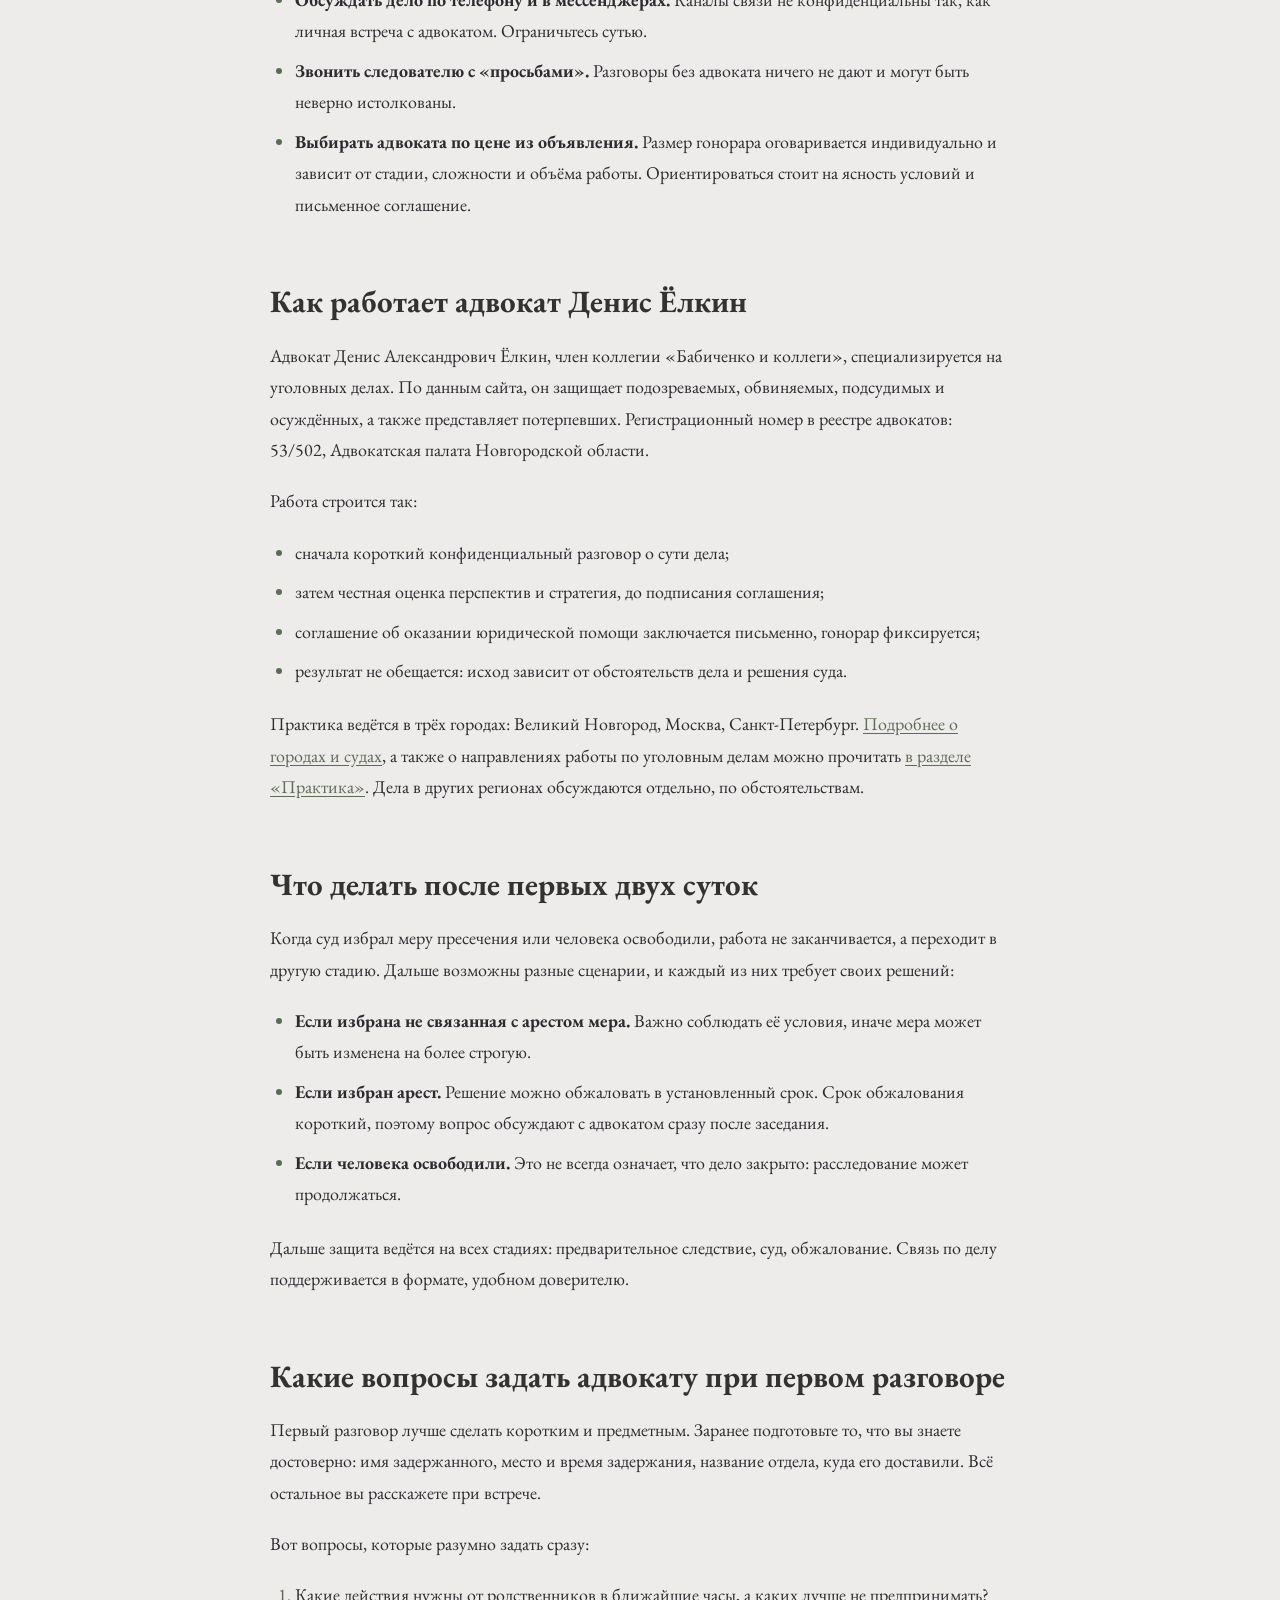
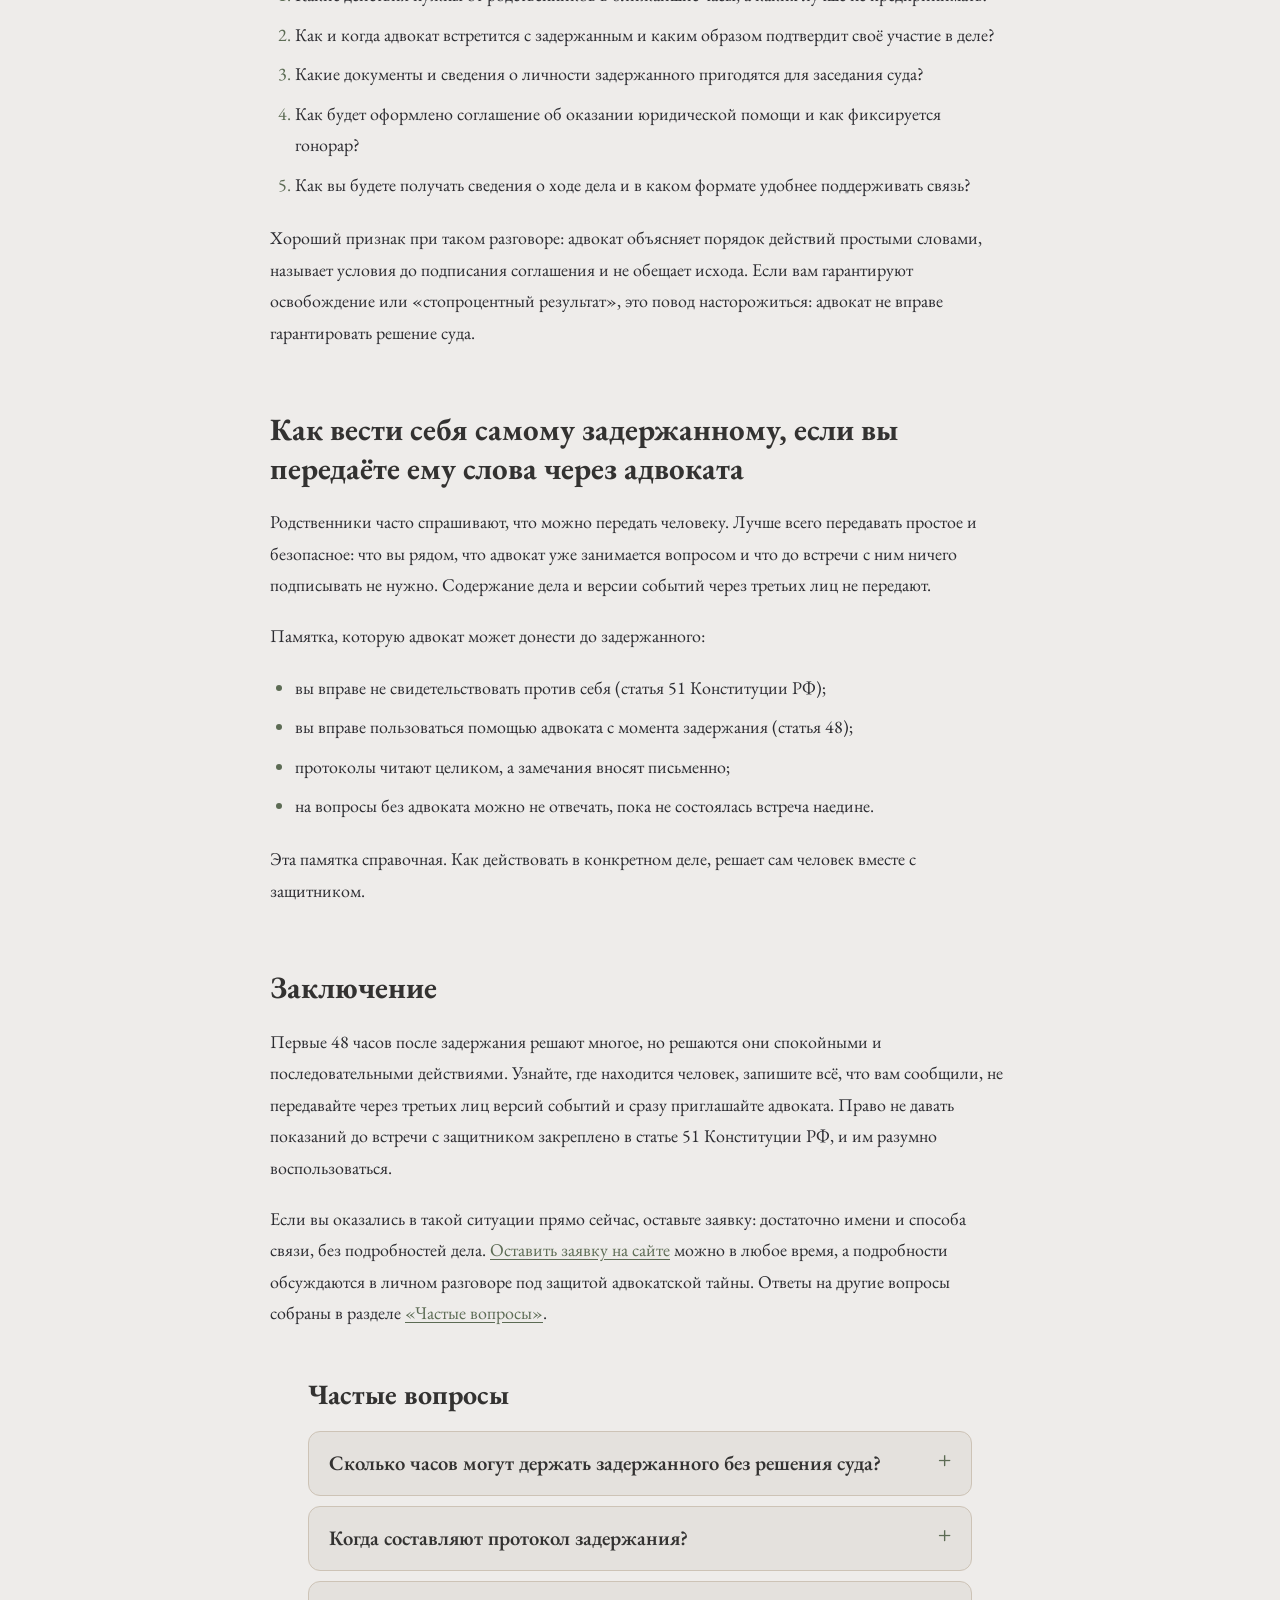
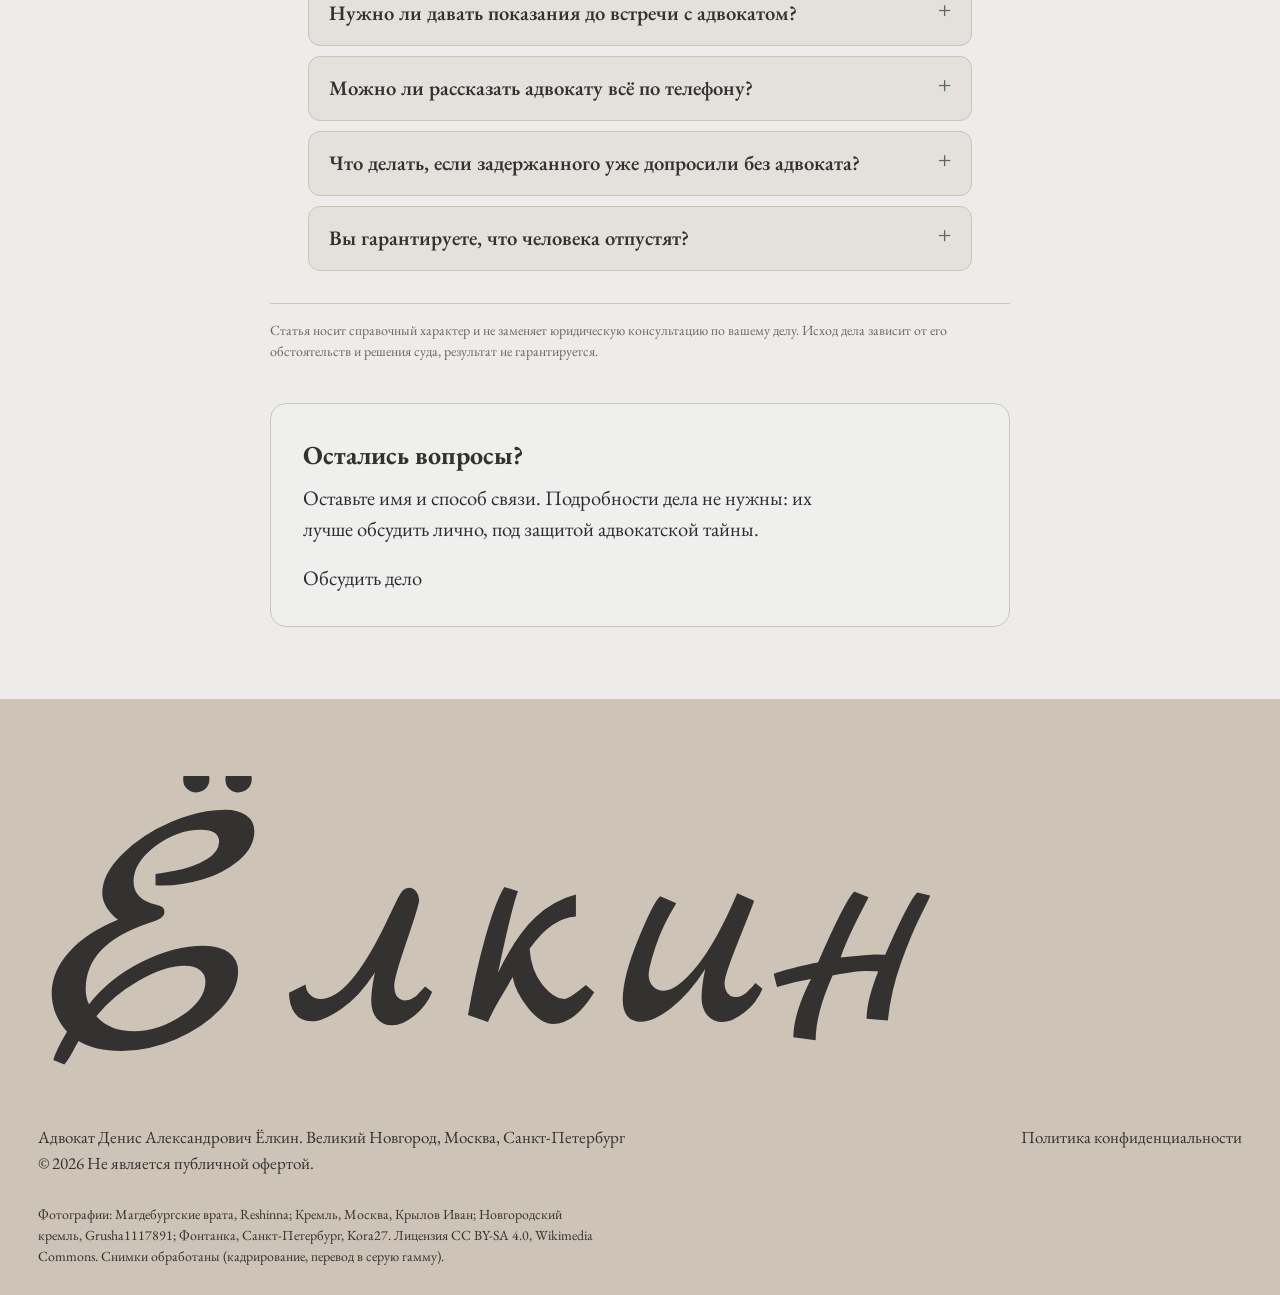
<file: blog/preview/309862221c20/chto-delat-pri-zaderzhanii-blizkogo/index.html>
<!DOCTYPE html>
<html lang="ru">
<head>
<meta charset="UTF-8">
<meta name="viewport" content="width=device-width, initial-scale=1.0">
<title>Что делать, если близкого задержали: 48 часов</title>
<meta name="description" content="Близкого задержали? Разбираем по часам, что происходит по закону в первые 48 часов и почему адвоката приглашают сразу, а не на вторые сутки.">
<link rel="canonical" href="https://advocatdenisaleksandrovichelkin.ru/blog/chto-delat-pri-zaderzhanii-blizkogo/">
<meta name="robots" content="noindex, nofollow">
<meta property="og:type" content="article">
<meta property="og:title" content="Что делать, если близкого задержали: 48 часов">
<meta property="og:description" content="Близкого задержали? Разбираем по часам, что происходит по закону в первые 48 часов и почему адвоката приглашают сразу, а не на вторые сутки.">
<meta property="og:url" content="https://advocatdenisaleksandrovichelkin.ru/blog/chto-delat-pri-zaderzhanii-blizkogo/">
<meta property="og:locale" content="ru_RU">

<link rel="alternate" type="application/rss+xml" title="Адвокат Денис Ёлкин — блог" href="https://advocatdenisaleksandrovichelkin.ru/feed.xml">
<meta name="theme-color" content="#eeecea">
<link rel="icon" href="/favicon.svg" type="image/svg+xml">
<link rel="preconnect" href="https://fonts.googleapis.com">
<link rel="preconnect" href="https://fonts.gstatic.com" crossorigin>
<link href="https://fonts.googleapis.com/css2?family=EB+Garamond:ital,wght@0,400;0,500;1,400;1,500&amp;family=Marck+Script&amp;subset=cyrillic&amp;display=swap" rel="stylesheet">
<link rel="stylesheet" href="/styles.css">
<link rel="stylesheet" href="/blog/blog.css">
<link rel="stylesheet" href="/blog/blog.css">

</head>
<body class="b-page">
<header class="header" id="header">
  <div class="header__inner">
    <a class="logo" href="/#top" aria-label="Адвокат Денис Ёлкин — на главную">
      <svg class="logo__mark" width="18" height="21" aria-hidden="true"><use href="/#mark"/></svg>
      <span class="logo__name script">Денис Ёлкин</span>
    </a>
    <nav class="nav" id="nav" aria-label="Разделы">
      <a href="/#practice">Практика</a>
      <a href="/#hours">Первые 48 часов</a>
      <a href="/#cities">Города</a>
      <a href="/#faq">Вопросы</a>
    <!-- BLOGNAV:START --><!-- BLOGNAV:END --></nav>
    <a class="header__tel" href="tel:+79095658095">8 909 565-80-95</a>
    <a class="header__link" href="/#contact">Связаться</a>
    <button class="burger" id="burger" type="button" aria-label="Меню" aria-expanded="false" aria-controls="nav"><span></span><span></span></button>
  </div>
</header>
<main class="blog">

<article class="b-article">
  <nav class="b-crumbs" aria-label="Хлебные крошки"><a href="/">Главная</a><span>/</span><a href="/blog/">Блог</a></nav>
  <div class="b-preview">Черновик статьи. Эта страница не индексируется и не видна в блоге.</div>
  <header class="b-head">
    <div class="b-meta"><span class="b-chip">Уголовная защита</span><time datetime="2026-11-18">18 ноября 2026</time><span>10 мин чтения</span></div>
    <h1>Что делать, если близкого человека задержали: первые 48 часов</h1>
    <p class="b-lead">Близкого задержали? Разбираем по часам, что происходит по закону в первые 48 часов и почему адвоката приглашают сразу, а не на вторые сутки.</p>
    <p class="b-author">Автор: Денис Александрович Ёлкин, Адвокат</p>
  </header>
  
  <nav class="b-toc" aria-label="Содержание"><strong>Содержание</strong><ol><li><a href="#chto-proishodit-v-pervye-48-chasov-posle-zaderzhaniya">Что происходит в первые 48 часов после задержания</a></li><li><a href="#chto-delat-rodstvennikam-v-pervyy-chas">Что делать родственникам в первый час</a></li><li><a href="#pryamoy-otvet-nuzhno-li-zhdat-vyzova-advokata-sledovatelem">Прямой ответ: нужно ли ждать вызова адвоката следователем</a></li><li><a href="#pervye-tri-chasa-protokol-i-osnovaniya">Первые три часа: протокол и основания</a></li><li><a href="#svidanie-s-advokatom-naedine-zachem-ono-nuzhno-do-doprosa">Свидание с адвокатом наедине: зачем оно нужно до допроса</a></li><li><a href="#pervye-sutki-uvedomlenie-i-podgotovka-k-sudu">Первые сутки: уведомление и подготовка к суду</a></li><li><a href="#vtorye-sutki-zasedanie-suda">Вторые сутки: заседание суда</a></li><li><a href="#chastye-oshibki-v-pervye-chasy">Частые ошибки в первые часы</a></li><li><a href="#kak-rabotaet-advokat-denis-elkin">Как работает адвокат Денис Ёлкин</a></li><li><a href="#chto-delat-posle-pervyh-dvuh-sutok">Что делать после первых двух суток</a></li><li><a href="#kakie-voprosy-zadat-advokatu-pri-pervom-razgovore">Какие вопросы задать адвокату при первом разговоре</a></li><li><a href="#kak-vesti-sebya-samomu-zaderzhannomu-esli-vy-peredaete-emu-s">Как вести себя самому задержанному, если вы передаёте ему слова через адвоката</a></li><li><a href="#zaklyuchenie">Заключение</a></li></ol></nav>
  <div class="b-content"><p>Если близкого человека задержали, самое полезное, что вы можете сделать в первый час, это позвонить адвокату и не пытаться разбираться самостоятельно. Закон отводит на первый этап не более 48 часов: к их концу суд избирает меру пресечения или задержанного освобождают. Ниже разобрано, что происходит в эти двое суток, чего ждать от следователя и как действовать вам, как родственнику.</p>
<h2 id="chto-proishodit-v-pervye-48-chasov-posle-zaderzhaniya">Что происходит в первые 48 часов после задержания</h2>
<p>Коротко: за двое суток следователь должен либо добиться решения суда о мере пресечения, либо отпустить задержанного. Дольше 48 часов без решения суда человека держать нельзя (статья 94 УПК РФ). Это жёсткая граница, и вокруг неё выстроено всё остальное.</p>
<p>В эти же часы решаются вопросы, которые потом тяжело изменить:</p>
<ul><li>в каком статусе допрашивают человека (свидетель или подозреваемый);</li><li>что он говорит следователю и подписывает ли протоколы;</li><li>какую меру пресечения будет просить следователь;</li><li>какие доводы услышит суд на заседании.</li></ul>
<p>Многое из того, что сказано и подписано в первую ночь, потом остаётся в материалах дела. Поэтому на сайте есть <a href="/#hours">живой ползунок «Первые 48 часов»</a>: он показывает, что происходит по закону в каждый момент и что в это время делает адвокат.</p>
<blockquote><p><strong>Важно:</strong> решение принимается в пределах двух суток. Адвоката зовут в первый час, а не на вторые сутки, когда позиция уже сказана и подписана.</p></blockquote>
<h2 id="chto-delat-rodstvennikam-v-pervyy-chas">Что делать родственникам в первый час</h2>
<p>Первая реакция почти всегда эмоциональная: звонить следователю, ехать в отдел, выяснять, в чём обвиняют. Эмоции понятны, но порядок действий лучше держать спокойным. Вот последовательность, которая обычно работает.</p>
<ol><li><strong>Выяснить, где находится человек.</strong> Позвоните в дежурную часть отдела полиции или следственного органа, куда его могли доставить. Назовите ФИО и дату рождения. Спросите, где находится человек и кто из следователей ведёт дело.</li><li><strong>Записать всё, что вам сказали.</strong> Время звонка, имя собеседника, название отдела. Эти детали пригодятся адвокату для проверки сроков.</li><li><strong>Не просить «замять» и не договариваться с посторонними.</strong> Любые обещания «решить вопрос» от случайных людей могут навредить. Ни денег, ни документов никому не передавайте.</li><li><strong>Позвонить адвокату.</strong> Назовите имя задержанного, где он находится и когда его задержали. Подробности дела в первом звонке не нужны, их обсуждают лично.</li><li><strong>Собрать документы.</strong> Паспорт задержанного, данные о хронических заболеваниях и принимаемых лекарствах, контакты работодателя, если он нужен для характеристики.</li></ol>
<p>Что не нужно делать:</p>
<ul><li>уговаривать задержанного «рассказать всё как есть» до встречи с адвокатом;</li><li>передавать через третьих лиц записки с версиями происходящего;</li><li>публиковать в соцсетях подробности: они попадают в поле зрения следствия.</li></ul>
<h2 id="pryamoy-otvet-nuzhno-li-zhdat-vyzova-advokata-sledovatelem">Прямой ответ: нужно ли ждать вызова адвоката следователем</h2>
<p>Нет, ждать не нужно. Подозреваемый вправе пригласить адвоката сам, а близкие вправе сделать это по его поручению или по собственной инициативе. Статья 48 Конституции РФ гарантирует право на получение квалифицированной юридической помощи, а статья 51 даёт право не свидетельствовать против себя.</p>
<p>Если адвоката не пригласили, следователь может предложить защитника по назначению. Но выбор человека, которому вы доверяете, остаётся за вами и за задержанным. Приглашённый адвокат заключает соглашение об оказании юридической помощи, и всё, что вы ему сообщаете, защищено адвокатской тайной (статья 8 Федерального закона № 63-ФЗ).</p>
<h2 id="pervye-tri-chasa-protokol-i-osnovaniya">Первые три часа: протокол и основания</h2>
<p>Протокол задержания составляют не позднее 3 часов с момента доставления (статья 92 УПК РФ). В протоколе указывают основания, время, место и обстоятельства задержания. Для защиты это первая точка проверки.</p>
<p>На что смотрит адвокат:</p>
<ul><li><strong>Основания.</strong> Почему именно задержание, а не вызов на допрос? Закон перечисляет случаи, когда задержание допустимо.</li><li><strong>Время.</strong> Когда человека задержали фактически и когда оформили протокол. Расхождения влияют на подсчёт 48 часов.</li><li><strong>Права.</strong> Разъяснили ли человеку права подозреваемого, включая право на адвоката и на молчание.</li><li><strong>Состояние.</strong> Нет ли жалоб на здоровье или на давление.</li></ul>
<p>Если вы видите, что протокол составлен с нарушениями, эти замечания фиксируются письменно и в нужный момент становятся частью позиции защиты. Что конкретно можно из них извлечь, зависит от дела, и обещать здесь нечего: это вопрос оценки материалов.</p>
<h2 id="svidanie-s-advokatom-naedine-zachem-ono-nuzhno-do-doprosa">Свидание с адвокатом наедине: зачем оно нужно до допроса</h2>
<p>Статья 46 УПК РФ закрепляет за подозреваемым право на свидание с защитником наедине и конфиденциально до первого допроса. Это одна из самых полезных гарантий, и ею стоит пользоваться полностью.</p>
<p>На свидании адвокат:</p>
<ol><li>объясняет человеку, в каком статусе он находится и что ему грозит;</li><li>узнаёт его версию событий и вместе с ним решает, что говорить следователю и говорить ли вообще;</li><li>проверяет, не нарушались ли права при задержании;</li><li>заранее готовит позицию для допроса и, при необходимости, для суда.</li></ol>
<p>Без этой подготовки человек в стрессе нередко говорит лишнее, подписывает протокол не читая или соглашается на то, чего не понимает. Статья 51 Конституции даёт право отказаться от показаний, и это не признание вины. Но когда говорить, а когда молчать, решают вместе с адвокатом, исходя из материалов.</p>
<h2 id="pervye-sutki-uvedomlenie-i-podgotovka-k-sudu">Первые сутки: уведомление и подготовка к суду</h2>
<p>В течение 12 часов с момента задержания о нём должны уведомить прокурора, а также близких родственников задержанного (статьи 92 и 96 УПК РФ). Адвокат следит, чтобы это было сделано, и фиксирует, если нет.</p>
<p>В первые сутки следователь готовит и ходатайство об избрании меры пресечения, если считает арест необходимым. Параллельно защита готовит свою позицию. Вот что она может включать:</p>
<ul><li><strong>Данные о личности.</strong> Постоянное место жительства, семья, работа, состояние здоровья.</li><li><strong>Альтернативы аресту.</strong> Залог, домашний арест, подписка о невыезде. Если просят арест, адвокат готовит возражения и предлагает именно эти варианты.</li><li><strong>Характеризующие материалы.</strong> Справки, характеристики, документы на жильё. Здесь помощь родственников особенно заметна: собранные вами бумаги ложатся в основу доводов.</li></ul>
<blockquote><p><strong>Важно:</strong> не передавайте адвокату «на всякий случай» всё подряд. Спросите, какие документы нужны, и принесите именно их. Лишние бумаги в деле иногда только мешают.</p></blockquote>
<h2 id="vtorye-sutki-zasedanie-suda">Вторые сутки: заседание суда</h2>
<p>К концу вторых суток суд избирает меру пресечения либо задержанного освобождают. Заседание обычно проходит в сжатые сроки, и подготовка к нему идёт с первых часов.</p>
<p>Таблица ниже помогает ориентироваться во времени. Она справочная и не заменяет консультацию по вашему делу.</p>
<div class="b-table"><table><thead><tr><th>Срок</th><th>Что происходит по закону</th><th>Что делает адвокат</th></tr></thead><tbody><tr><td>0 часов</td><td>Задержание. Право не свидетельствовать против себя и право на адвоката (статьи 48 и 51 Конституции РФ)</td><td>Связывается с задержанным и следователем, выясняет основания</td></tr><tr><td>до 3 часов</td><td>Составление протокола задержания (статья 92 УПК РФ)</td><td>Проверяет основания и сроки</td></tr><tr><td>до допроса</td><td>Свидание с адвокатом наедине (статья 46 УПК РФ)</td><td>Согласует позицию до слов следователю</td></tr><tr><td>до 12 часов</td><td>Уведомление прокурора и близких родственников (статьи 92 и 96 УПК РФ)</td><td>Следит, чтобы уведомление состоялось</td></tr><tr><td>заседание</td><td>Решение о мере пресечения</td><td>Готовит возражения, предлагает залог, домашний арест, подписку о невыезде</td></tr><tr><td>до 48 часов</td><td>Суд избирает меру пресечения либо задержанного освобождают (статья 94 УПК РФ)</td><td>Участвует в заседании, защищает позицию</td></tr></tbody></table></div>
<p>Исход заседания никто заранее не гарантирует. Решение принимает суд, а задача защиты состоит в том, чтобы суд услышал все доводы и увидел альтернативы аресту.</p>
<h2 id="chastye-oshibki-v-pervye-chasy">Частые ошибки в первые часы</h2>
<p>Эти ошибки повторяются из дела в дело, и почти все они совершаются из лучших побуждений.</p>
<ul><li><strong>Ждать «до утра».</strong> Кажется, что до выяснения обстоятельств торопиться некуда. На деле первая ночь определяет, что окажется в протоколах.</li><li><strong>Давать показания «чтобы быстрее отпустили».</strong> Это не ускоряет освобождение, зато фиксирует слова, которые потом трудно изменить.</li><li><strong>Подписывать протоколы не читая.</strong> Подпись под протоколом означает согласие с его содержанием. Читать нужно каждую страницу.</li><li><strong>Обсуждать дело по телефону и в мессенджерах.</strong> Каналы связи не конфиденциальны так, как личная встреча с адвокатом. Ограничьтесь сутью.</li><li><strong>Звонить следователю с «просьбами».</strong> Разговоры без адвоката ничего не дают и могут быть неверно истолкованы.</li><li><strong>Выбирать адвоката по цене из объявления.</strong> Размер гонорара оговаривается индивидуально и зависит от стадии, сложности и объёма работы. Ориентироваться стоит на ясность условий и письменное соглашение.</li></ul>
<h2 id="kak-rabotaet-advokat-denis-elkin">Как работает адвокат Денис Ёлкин</h2>
<p>Адвокат Денис Александрович Ёлкин, член коллегии «Бабиченко и коллеги», специализируется на уголовных делах. По данным сайта, он защищает подозреваемых, обвиняемых, подсудимых и осуждённых, а также представляет потерпевших. Регистрационный номер в реестре адвокатов: 53/502, Адвокатская палата Новгородской области.</p>
<p>Работа строится так:</p>
<ul><li>сначала короткий конфиденциальный разговор о сути дела;</li><li>затем честная оценка перспектив и стратегия, до подписания соглашения;</li><li>соглашение об оказании юридической помощи заключается письменно, гонорар фиксируется;</li><li>результат не обещается: исход зависит от обстоятельств дела и решения суда.</li></ul>
<p>Практика ведётся в трёх городах: Великий Новгород, Москва, Санкт-Петербург. <a href="/#cities">Подробнее о городах и судах</a>, а также о направлениях работы по уголовным делам можно прочитать <a href="/#practice">в разделе «Практика»</a>. Дела в других регионах обсуждаются отдельно, по обстоятельствам.</p>
<h2 id="chto-delat-posle-pervyh-dvuh-sutok">Что делать после первых двух суток</h2>
<p>Когда суд избрал меру пресечения или человека освободили, работа не заканчивается, а переходит в другую стадию. Дальше возможны разные сценарии, и каждый из них требует своих решений:</p>
<ul><li><strong>Если избрана не связанная с арестом мера.</strong> Важно соблюдать её условия, иначе мера может быть изменена на более строгую.</li><li><strong>Если избран арест.</strong> Решение можно обжаловать в установленный срок. Срок обжалования короткий, поэтому вопрос обсуждают с адвокатом сразу после заседания.</li><li><strong>Если человека освободили.</strong> Это не всегда означает, что дело закрыто: расследование может продолжаться.</li></ul>
<p>Дальше защита ведётся на всех стадиях: предварительное следствие, суд, обжалование. Связь по делу поддерживается в формате, удобном доверителю.</p>
<h2 id="kakie-voprosy-zadat-advokatu-pri-pervom-razgovore">Какие вопросы задать адвокату при первом разговоре</h2>
<p>Первый разговор лучше сделать коротким и предметным. Заранее подготовьте то, что вы знаете достоверно: имя задержанного, место и время задержания, название отдела, куда его доставили. Всё остальное вы расскажете при встрече.</p>
<p>Вот вопросы, которые разумно задать сразу:</p>
<ol><li>Какие действия нужны от родственников в ближайшие часы, а каких лучше не предпринимать?</li><li>Как и когда адвокат встретится с задержанным и каким образом подтвердит своё участие в деле?</li><li>Какие документы и сведения о личности задержанного пригодятся для заседания суда?</li><li>Как будет оформлено соглашение об оказании юридической помощи и как фиксируется гонорар?</li><li>Как вы будете получать сведения о ходе дела и в каком формате удобнее поддерживать связь?</li></ol>
<p>Хороший признак при таком разговоре: адвокат объясняет порядок действий простыми словами, называет условия до подписания соглашения и не обещает исхода. Если вам гарантируют освобождение или «стопроцентный результат», это повод насторожиться: адвокат не вправе гарантировать решение суда.</p>
<h2 id="kak-vesti-sebya-samomu-zaderzhannomu-esli-vy-peredaete-emu-s">Как вести себя самому задержанному, если вы передаёте ему слова через адвоката</h2>
<p>Родственники часто спрашивают, что можно передать человеку. Лучше всего передавать простое и безопасное: что вы рядом, что адвокат уже занимается вопросом и что до встречи с ним ничего подписывать не нужно. Содержание дела и версии событий через третьих лиц не передают.</p>
<p>Памятка, которую адвокат может донести до задержанного:</p>
<ul><li>вы вправе не свидетельствовать против себя (статья 51 Конституции РФ);</li><li>вы вправе пользоваться помощью адвоката с момента задержания (статья 48);</li><li>протоколы читают целиком, а замечания вносят письменно;</li><li>на вопросы без адвоката можно не отвечать, пока не состоялась встреча наедине.</li></ul>
<p>Эта памятка справочная. Как действовать в конкретном деле, решает сам человек вместе с защитником.</p>
<h2 id="zaklyuchenie">Заключение</h2>
<p>Первые 48 часов после задержания решают многое, но решаются они спокойными и последовательными действиями. Узнайте, где находится человек, запишите всё, что вам сообщили, не передавайте через третьих лиц версий событий и сразу приглашайте адвоката. Право не давать показаний до встречи с защитником закреплено в статье 51 Конституции РФ, и им разумно воспользоваться.</p>
<p>Если вы оказались в такой ситуации прямо сейчас, оставьте заявку: достаточно имени и способа связи, без подробностей дела. <a href="/#contact">Оставить заявку на сайте</a> можно в любое время, а подробности обсуждаются в личном разговоре под защитой адвокатской тайны. Ответы на другие вопросы собраны в разделе <a href="/#faq">«Частые вопросы»</a>.</p></div>
  <section class="b-faq"><h2>Частые вопросы</h2><details><summary>Сколько часов могут держать задержанного без решения суда?</summary><p>Не более 48 часов с момента фактического задержания. К этому сроку суд должен избрать меру пресечения либо задержанного освобождают (статья 94 УПК РФ). Поэтому счёт идёт на часы, и адвоката приглашают в первые часы.</p></details><details><summary>Когда составляют протокол задержания?</summary><p>Не позднее 3 часов с момента доставления в орган дознания или к следователю (статья 92 УПК РФ). Адвокат проверяет, на каком основании человека задержали и соблюдены ли сроки.</p></details><details><summary>Нужно ли давать показания до встречи с адвокатом?</summary><p>Нет. Статья 51 Конституции РФ закрепляет право не свидетельствовать против себя, а статья 48 даёт право на помощь адвоката. Подозреваемый вправе увидеться с адвокатом наедине и конфиденциально до первого допроса (статья 46 УПК РФ).</p></details><details><summary>Можно ли рассказать адвокату всё по телефону?</summary><p>Сведения, связанные с юридической помощью, составляют адвокатскую тайну, но по каналам связи лучше ограничиться сутью. Подробности обсуждают лично: так спокойнее и вам, и тому, кого задержали.</p></details><details><summary>Что делать, если задержанного уже допросили без адвоката?</summary><p>Не паниковать и сразу обратиться к адвокату. Он изучит протоколы, оценит, как были получены показания, и определит порядок дальнейших действий. Что именно можно изменить, зависит от материалов дела.</p></details><details><summary>Вы гарантируете, что человека отпустят?</summary><p>Нет. Адвокат не вправе гарантировать результат: решение принимает суд. Гарантировать можно честную оценку перспектив, соблюдение прав задержанного и добросовестную защиту.</p></details></section>
  <p class="b-disclaimer">Статья носит справочный характер и не заменяет юридическую консультацию по вашему делу. Исход дела зависит от его обстоятельств и решения суда, результат не гарантируется.</p>
  <aside class="b-cta"><h2>Остались вопросы?</h2><p>Оставьте имя и способ связи. Подробности дела не нужны: их лучше обсудить лично, под защитой адвокатской тайны.</p><a class="btn btn--primary b-cta__btn" href="/#contact">Обсудить дело</a></aside>
</article>

</main>
<footer class="footer">
  <p class="footer__word script" aria-hidden="true">Ёлкин</p>
  <div class="footer__row">
    <p>Адвокат Денис Александрович Ёлкин. Великий Новгород, Москва, Санкт-Петербург<br>© <span id="year">2026</span> Не является публичной офертой.</p>
    <p><a href="/privacy.html">Политика конфиденциальности</a></p>
  </div>
  <p class="credits">Фотографии: <a href="https://commons.wikimedia.org/wiki/File:%D0%92%D0%B5%D0%BB%D0%B8%D0%BA%D0%B8%D0%B9_%D0%9D%D0%BE%D0%B2%D0%B3%D0%BE%D1%80%D0%BE%D0%B4,_%D0%9A%D1%80%D0%B5%D0%BC%D0%BB%D1%8C,_%D0%A1%D0%BE%D1%84%D0%B8%D0%B9%D1%81%D0%BA%D0%B8%D0%B9_%D1%81%D0%BE%D0%B1%D0%BE%D1%80,_%C2%AB%D0%9C%D0%B0%D0%B3%D0%B4%D0%B5%D0%B1%D1%83%D1%80%D0%B3%D1%81%D0%BA%D0%B8%D0%B5_%D0%B2%D1%80%D0%B0%D1%82%D0%B0%C2%BB_%D0%9E%D0%B1%D1%89%D0%B8%D0%B9_%D0%B2%D0%B8%D0%B4._2007_%D0%B3%D0%BE%D0%B4.jpg">Магдебургские врата</a>, Reshinna; <a href="https://commons.wikimedia.org/w/index.php?curid=85876324">Кремль, Москва</a>, Крылов Иван; <a href="https://commons.wikimedia.org/wiki/File:%D0%92%D0%B5%D0%BB%D0%B8%D0%BA%D0%B8%D0%B9_%D0%9D%D0%BE%D0%B2%D0%B3%D0%BE%D1%80%D0%BE%D0%B4,_%D0%B2%D0%B8%D0%B4_%D0%BD%D0%B0_%D0%9A%D1%80%D0%B5%D0%BC%D0%BB%D1%8C_%D1%81_%D1%80%D0%B5%D0%BA%D0%B8_%D0%92%D0%BE%D0%BB%D1%85%D0%BE%D0%B2.jpg">Новгородский кремль</a>, Grusha1117891; <a href="https://commons.wikimedia.org/wiki/File:%D0%9D%D0%B0%D0%B1%D0%B5%D1%80%D0%B5%D0%B6%D0%BD%D0%B0%D1%8F_%D1%80%D0%B5%D0%BA%D0%B8_%D0%A4%D0%BE%D0%BD%D1%82%D0%B0%D0%BD%D0%BA%D0%B8_%D0%BE%D1%82_%D0%9D%D0%B5%D0%B2%D1%81%D0%BA%D0%BE%D0%B3%D0%BE_%D0%BF%D1%80%D0%BE%D1%81%D0%BF%D0%B5%D0%BA%D1%82%D0%B0._%D0%A1%D0%B0%D0%BD%D0%BA%D1%82-%D0%9F%D0%B5%D1%82%D0%B5%D1%80%D0%B1%D1%83%D1%80%D0%B3_2H1A2427WI.jpg">Фонтанка, Санкт-Петербург</a>, Kora27. Лицензия <a href="https://creativecommons.org/licenses/by-sa/4.0/">CC BY-SA 4.0</a>, Wikimedia Commons. Снимки обработаны (кадрирование, перевод в серую гамму).</p>
</footer>
<script src="/script.js" defer></script>

</body>
</html>
</file>
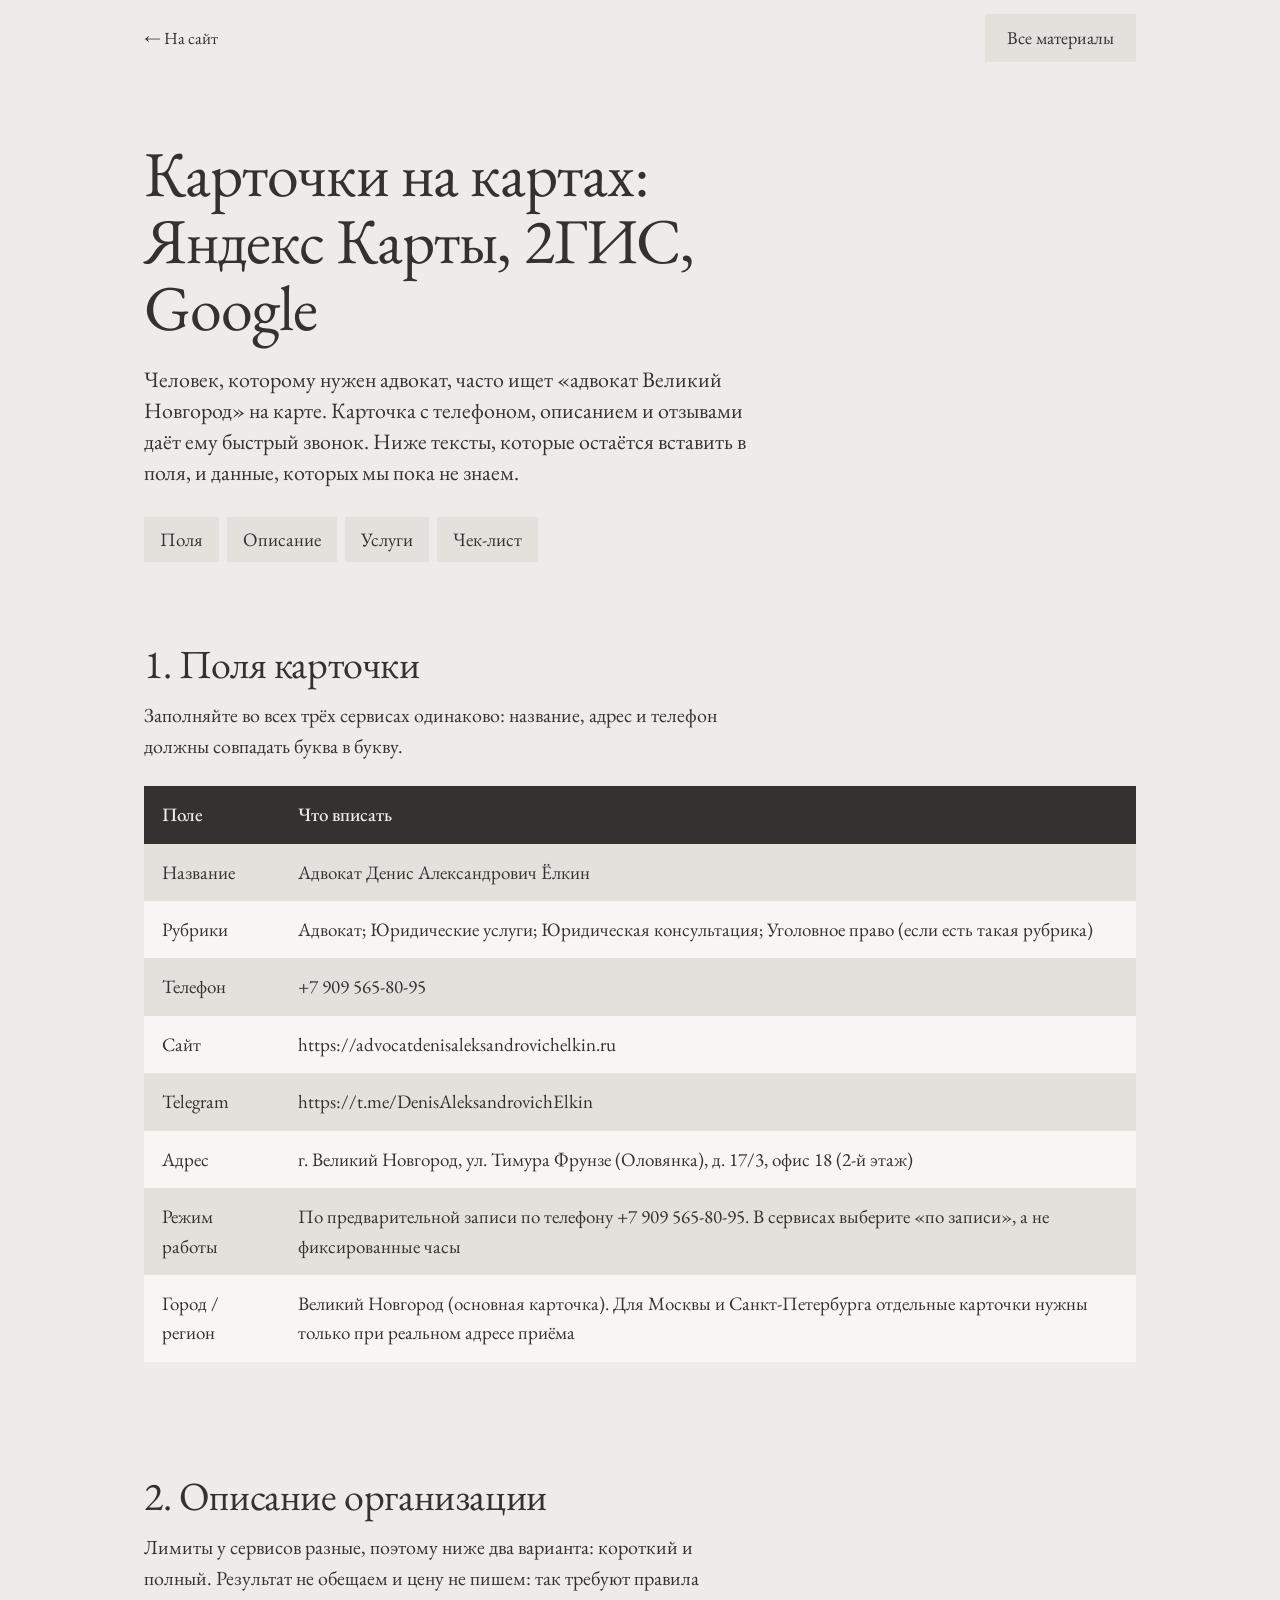
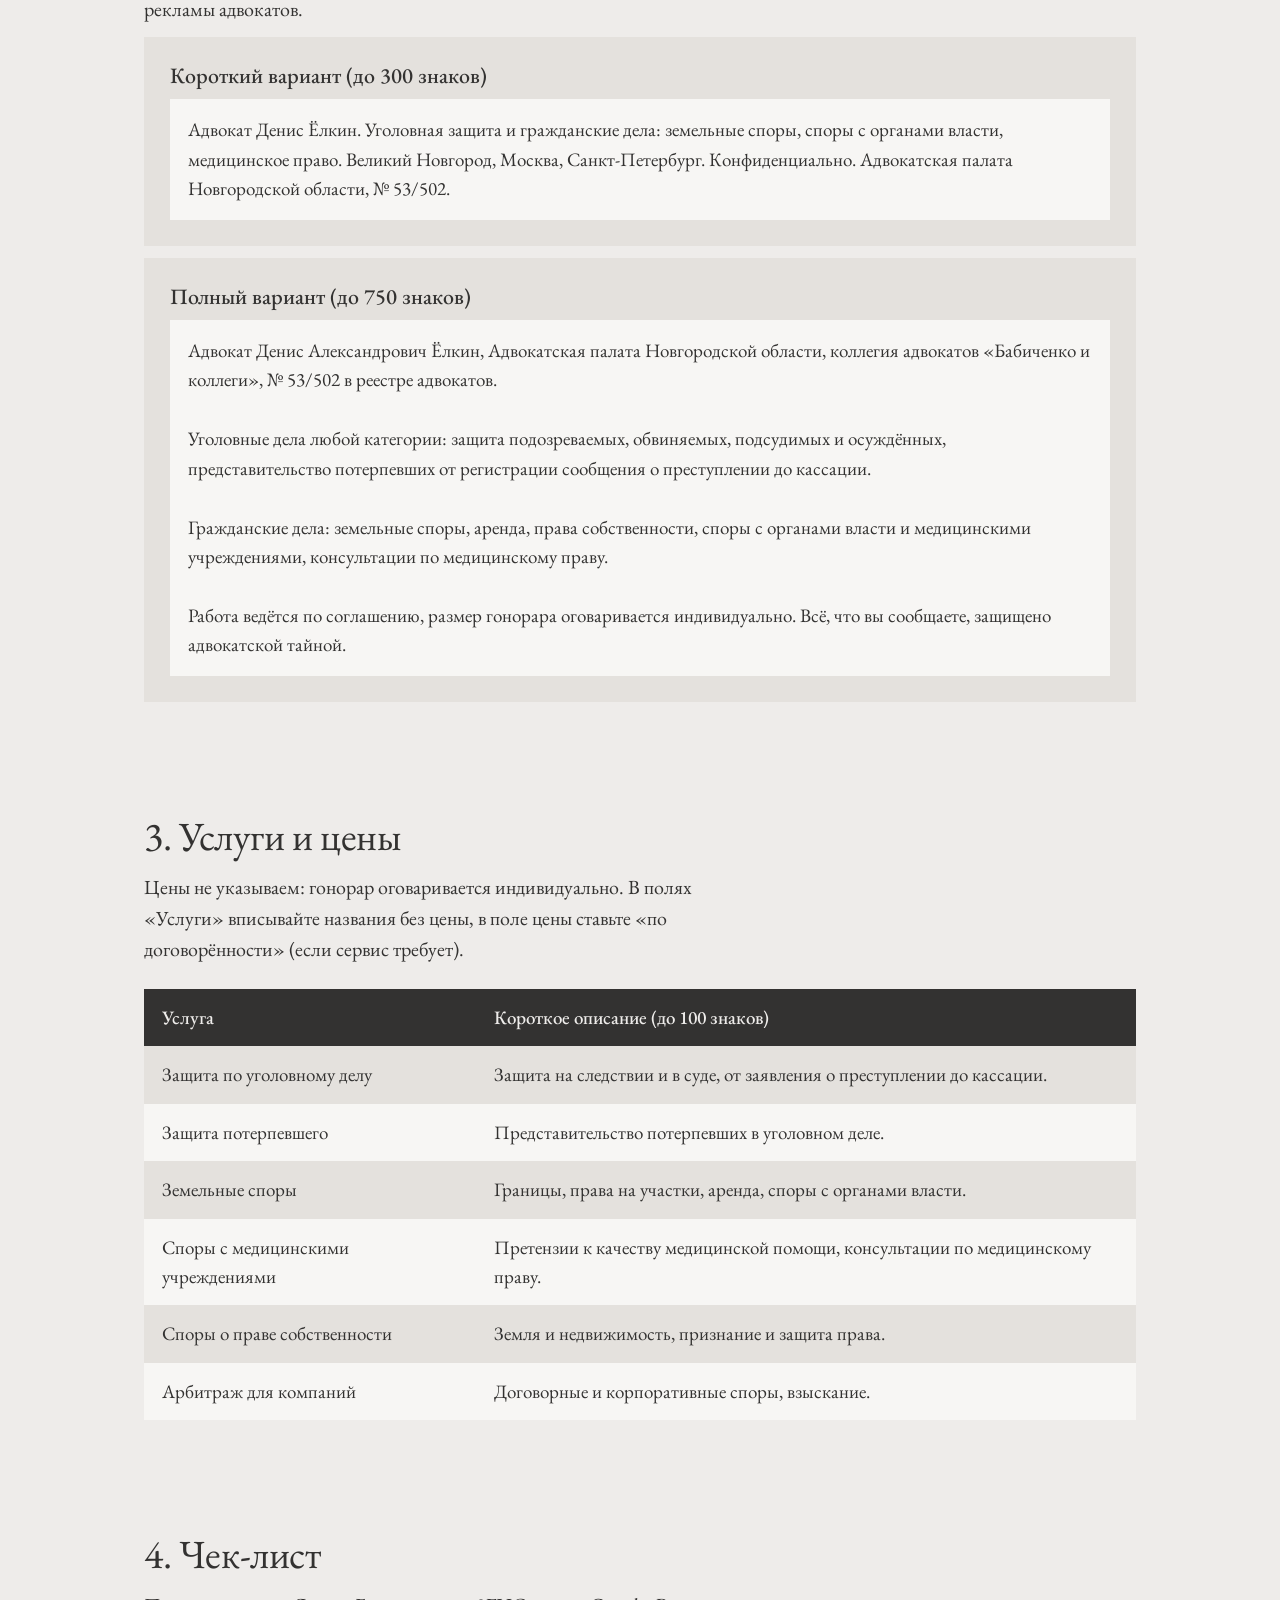
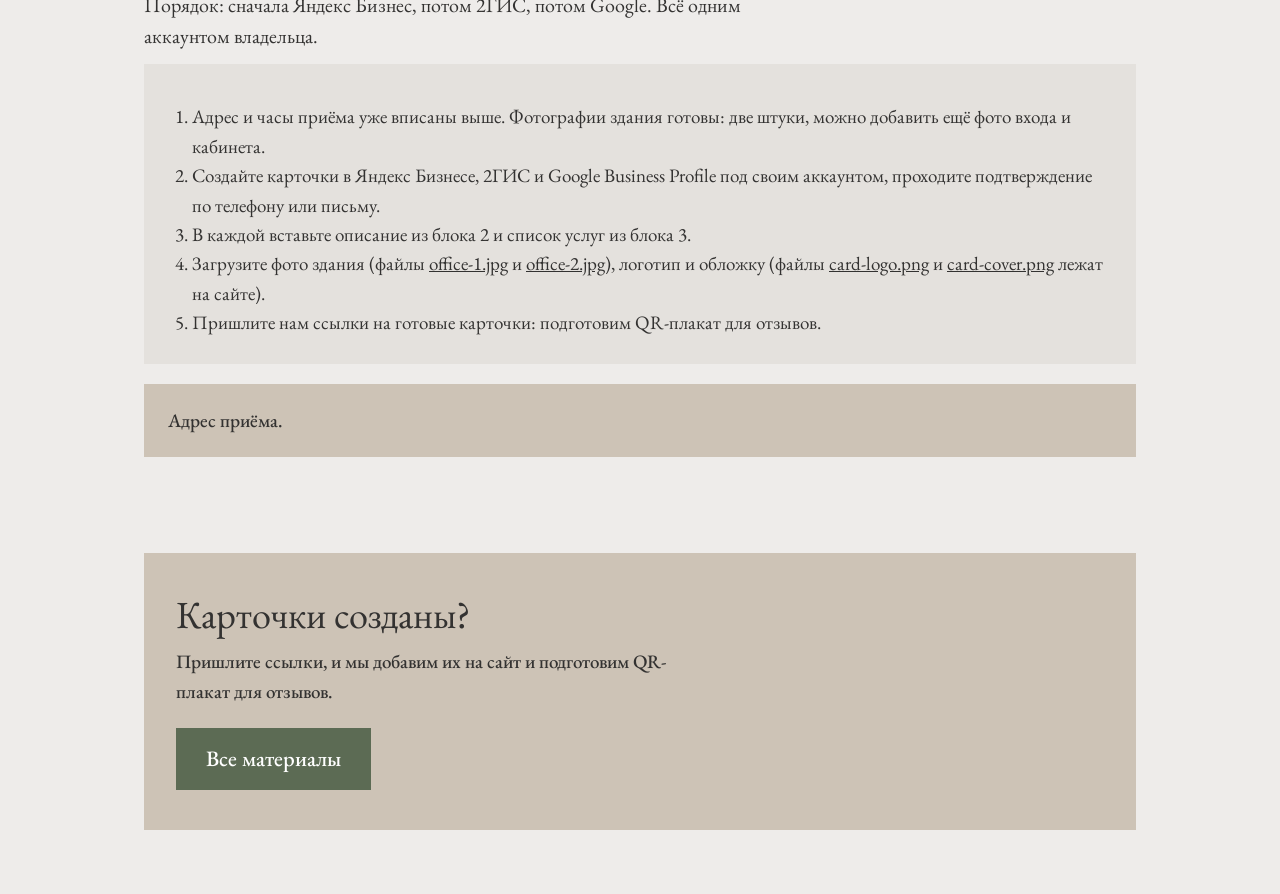
<file: cards.html>
<!doctype html>
<html lang="ru">
<head>
<meta charset="utf-8">
<meta name="viewport" content="width=device-width, initial-scale=1">
<title>Карточки на картах — адвокат Денис Ёлкин</title>
<meta name="description" content="Тексты и поля для Яндекс Карт, 2ГИС и Google.">
<meta name="robots" content="noindex">
<link rel="icon" href="favicon.svg" type="image/svg+xml">
<link rel="preconnect" href="https://fonts.googleapis.com">
<link rel="preconnect" href="https://fonts.gstatic.com" crossorigin>
<link href="https://fonts.googleapis.com/css2?family=EB+Garamond:ital,wght@0,400;0,500;1,400&amp;family=Marck+Script&amp;subset=cyrillic&amp;display=swap" rel="stylesheet">
<link rel="stylesheet" href="materials.css">
<script>document.documentElement.classList.add('js');</script>
</head>
<body>
<div class="doc-bar"><div class="doc-bar__inner">
  <a href="index.html" class="doc-bar__back">← <span>На сайт</span></a>
  <div class="doc-bar__actions"><a class="btn btn--ghost" href="materials.html">Все материалы</a></div>
</div></div>
<div class="wrap">
<style>.ph{background:#e9dfc9;padding:0 6px} .copy{background:var(--paper);padding:16px 18px;margin-top:10px;white-space:pre-line} .lim{color:var(--muted);font-size:1rem}</style>
<section class="doc-hero"><h1>Карточки на картах: Яндекс Карты, 2ГИС, Google</h1>
<p class="doc-hero__lead">Человек, которому нужен адвокат, часто ищет «адвокат Великий Новгород» на карте. Карточка с телефоном, описанием и отзывами даёт ему быстрый звонок. Ниже тексты, которые остаётся вставить в поля, и данные, которых мы пока не знаем.</p>
<nav class="toc"><a href="#fields">Поля</a><a href="#desc">Описание</a><a href="#services">Услуги</a><a href="#check">Чек-лист</a></nav></section>
<section class="sec" id="fields"><h2 class="js-fade">1. Поля карточки</h2><p class="sec__lead js-fade">Заполняйте во всех трёх сервисах одинаково: название, адрес и телефон должны совпадать буква в букву.</p><table class="table js-fade"><thead><tr><th>Поле</th><th>Что вписать</th></tr></thead><tbody><tr><td>Название</td><td>Адвокат Денис Александрович Ёлкин</td></tr><tr><td>Рубрики</td><td>Адвокат; Юридические услуги; Юридическая консультация; Уголовное право (если есть такая рубрика)</td></tr><tr><td>Телефон</td><td>+7 909 565-80-95</td></tr><tr><td>Сайт</td><td>https://advocatdenisaleksandrovichelkin.ru</td></tr><tr><td>Telegram</td><td>https://t.me/DenisAleksandrovichElkin</td></tr><tr><td>Адрес</td><td>г. Великий Новгород, ул. Тимура Фрунзе (Оловянка), д. 17/3, офис 18 (2-й этаж)</td></tr><tr><td>Режим работы</td><td>По предварительной записи по телефону +7 909 565-80-95. В сервисах выберите «по записи», а не фиксированные часы</td></tr><tr><td>Город / регион</td><td>Великий Новгород (основная карточка). Для Москвы и Санкт-Петербурга отдельные карточки нужны только при реальном адресе приёма</td></tr></tbody></table></section>
<section class="sec" id="desc"><h2 class="js-fade">2. Описание организации</h2><p class="sec__lead js-fade">Лимиты у сервисов разные, поэтому ниже два варианта: короткий и полный. Результат не обещаем и цену не пишем: так требуют правила рекламы адвокатов.</p><div class="card js-fade"><div class="card__head"><p class="card__title">Короткий вариант (до 300 знаков)</p></div><div class="copy">Адвокат Денис Ёлкин. Уголовная защита и гражданские дела: земельные споры, споры с органами власти, медицинское право. Великий Новгород, Москва, Санкт-Петербург. Конфиденциально. Адвокатская палата Новгородской области, № 53/502.</div></div><div class="card js-fade"><div class="card__head"><p class="card__title">Полный вариант (до 750 знаков)</p></div><div class="copy">Адвокат Денис Александрович Ёлкин, Адвокатская палата Новгородской области, коллегия адвокатов «Бабиченко и коллеги», № 53/502 в реестре адвокатов.

Уголовные дела любой категории: защита подозреваемых, обвиняемых, подсудимых и осуждённых, представительство потерпевших от регистрации сообщения о преступлении до кассации.

Гражданские дела: земельные споры, аренда, права собственности, споры с органами власти и медицинскими учреждениями, консультации по медицинскому праву.

Работа ведётся по соглашению, размер гонорара оговаривается индивидуально. Всё, что вы сообщаете, защищено адвокатской тайной.</div></div></section>
<section class="sec" id="services"><h2 class="js-fade">3. Услуги и цены</h2><p class="sec__lead js-fade">Цены не указываем: гонорар оговаривается индивидуально. В полях «Услуги» вписывайте названия без цены, в поле цены ставьте «по договорённости» (если сервис требует).</p><table class="table js-fade"><thead><tr><th>Услуга</th><th>Короткое описание (до 100 знаков)</th></tr></thead><tbody><tr><td>Защита по уголовному делу</td><td>Защита на следствии и в суде, от заявления о преступлении до кассации.</td></tr><tr><td>Защита потерпевшего</td><td>Представительство потерпевших в уголовном деле.</td></tr><tr><td>Земельные споры</td><td>Границы, права на участки, аренда, споры с органами власти.</td></tr><tr><td>Споры с медицинскими учреждениями</td><td>Претензии к качеству медицинской помощи, консультации по медицинскому праву.</td></tr><tr><td>Споры о праве собственности</td><td>Земля и недвижимость, признание и защита права.</td></tr><tr><td>Арбитраж для компаний</td><td>Договорные и корпоративные споры, взыскание.</td></tr></tbody></table></section>
<section class="sec" id="check"><h2 class="js-fade">4. Чек-лист</h2><p class="sec__lead js-fade">Порядок: сначала Яндекс Бизнес, потом 2ГИС, потом Google. Всё одним аккаунтом владельца.</p><div class="card js-fade"><ol><li>Адрес и часы приёма уже вписаны выше. Фотографии здания готовы: две штуки, можно добавить ещё фото входа и кабинета.</li><li>Создайте карточки в Яндекс Бизнесе, 2ГИС и Google Business Profile под своим аккаунтом, проходите подтверждение по телефону или письму.</li><li>В каждой вставьте описание из блока 2 и список услуг из блока 3.</li><li>Загрузите фото здания (файлы <a href="img/office-1.jpg">office-1.jpg</a> и <a href="img/office-2.jpg">office-2.jpg</a>), логотип и обложку (файлы <a href="img/card-logo.png">card-logo.png</a> и <a href="img/card-cover.png">card-cover.png</a> лежат на сайте).</li><li>Пришлите нам ссылки на готовые карточки: подготовим QR-плакат для отзывов.</li></ol></div><div class="tip js-fade"><b>Адрес приёма.</div></section>
<div class="cta-final js-fade"><h2>Карточки созданы?</h2><p>Пришлите ссылки, и мы добавим их на сайт и подготовим QR-плакат для отзывов.</p><a class="btn btn--lg" href="materials.html">Все материалы</a></div>
</div>
<script>
(function(){var els=[].slice.call(document.querySelectorAll('.js-fade'));function c(){els.forEach(function(e){if(!e.classList.contains('in')&&e.getBoundingClientRect().top<innerHeight*.95)e.classList.add('in')})}
addEventListener('scroll',c,{passive:true});addEventListener('resize',c);c();setTimeout(c,300)})();
</script>
</body>
</html>
</file>
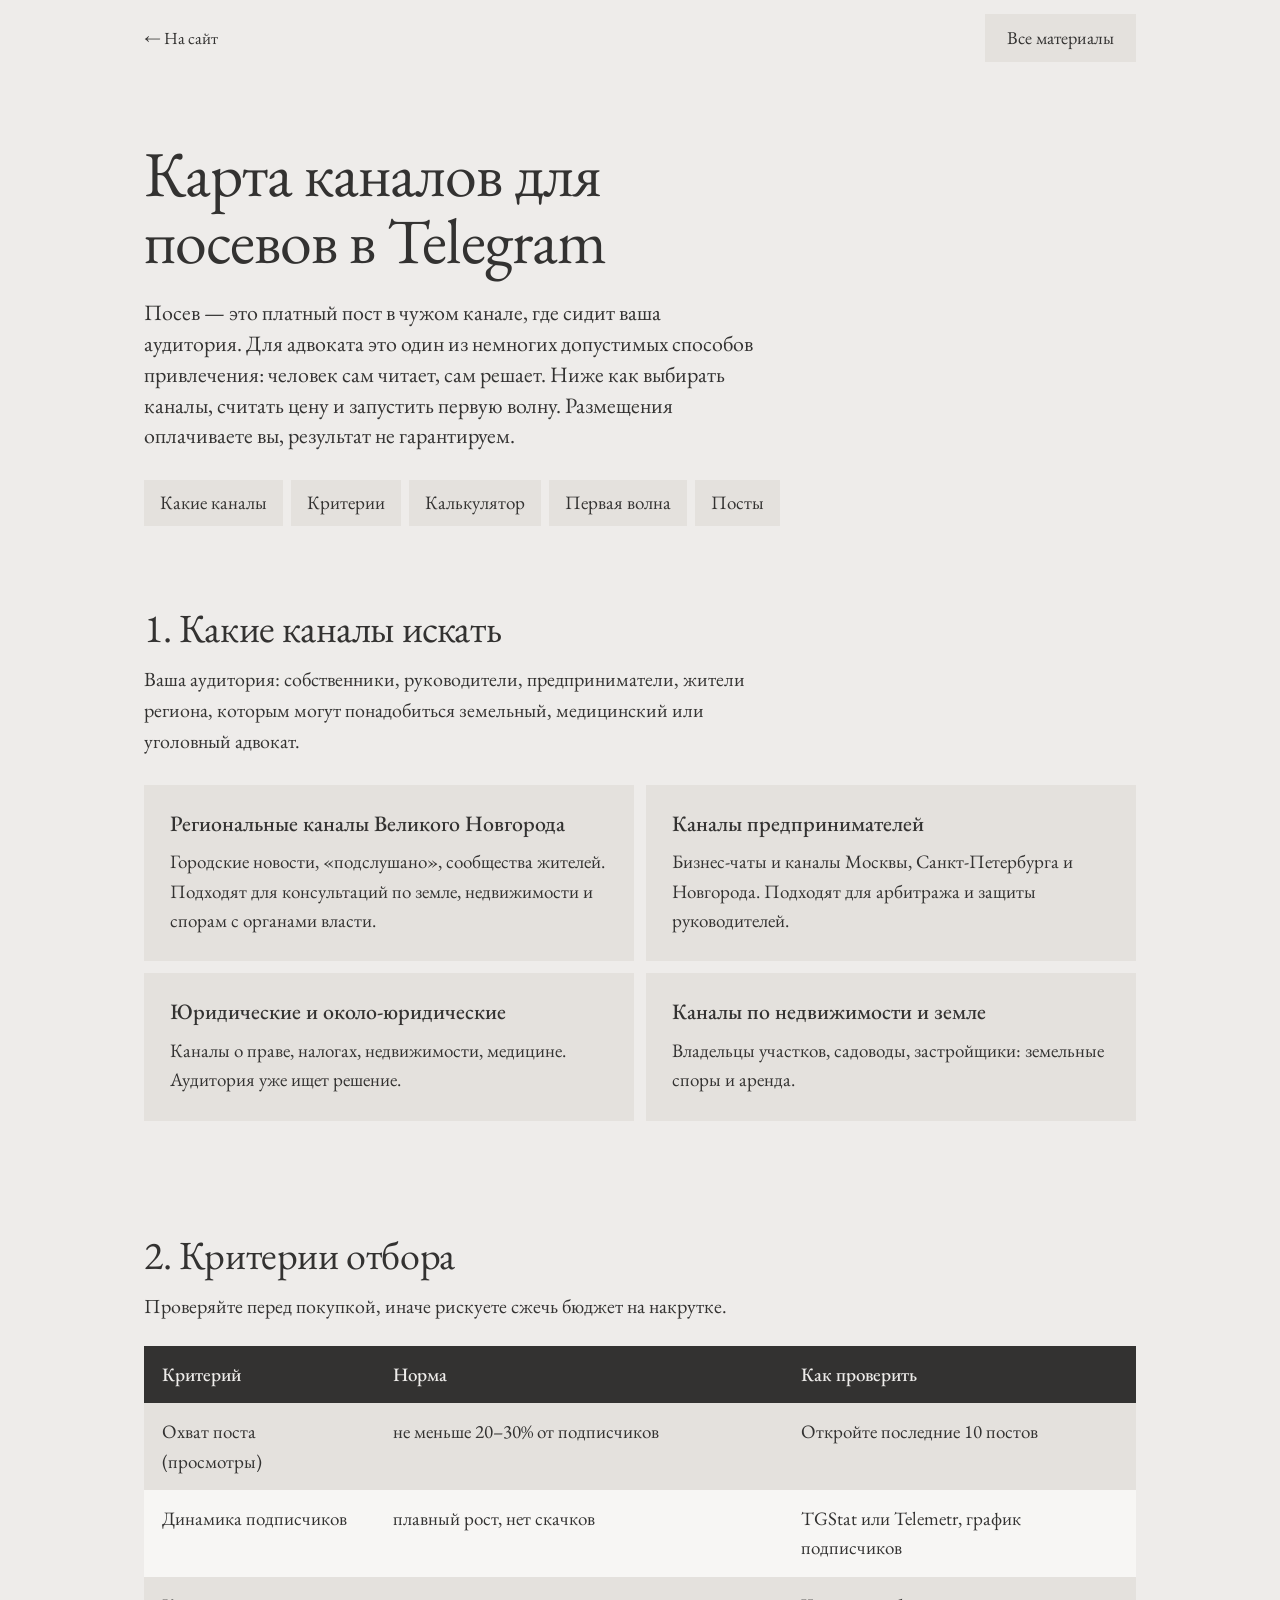
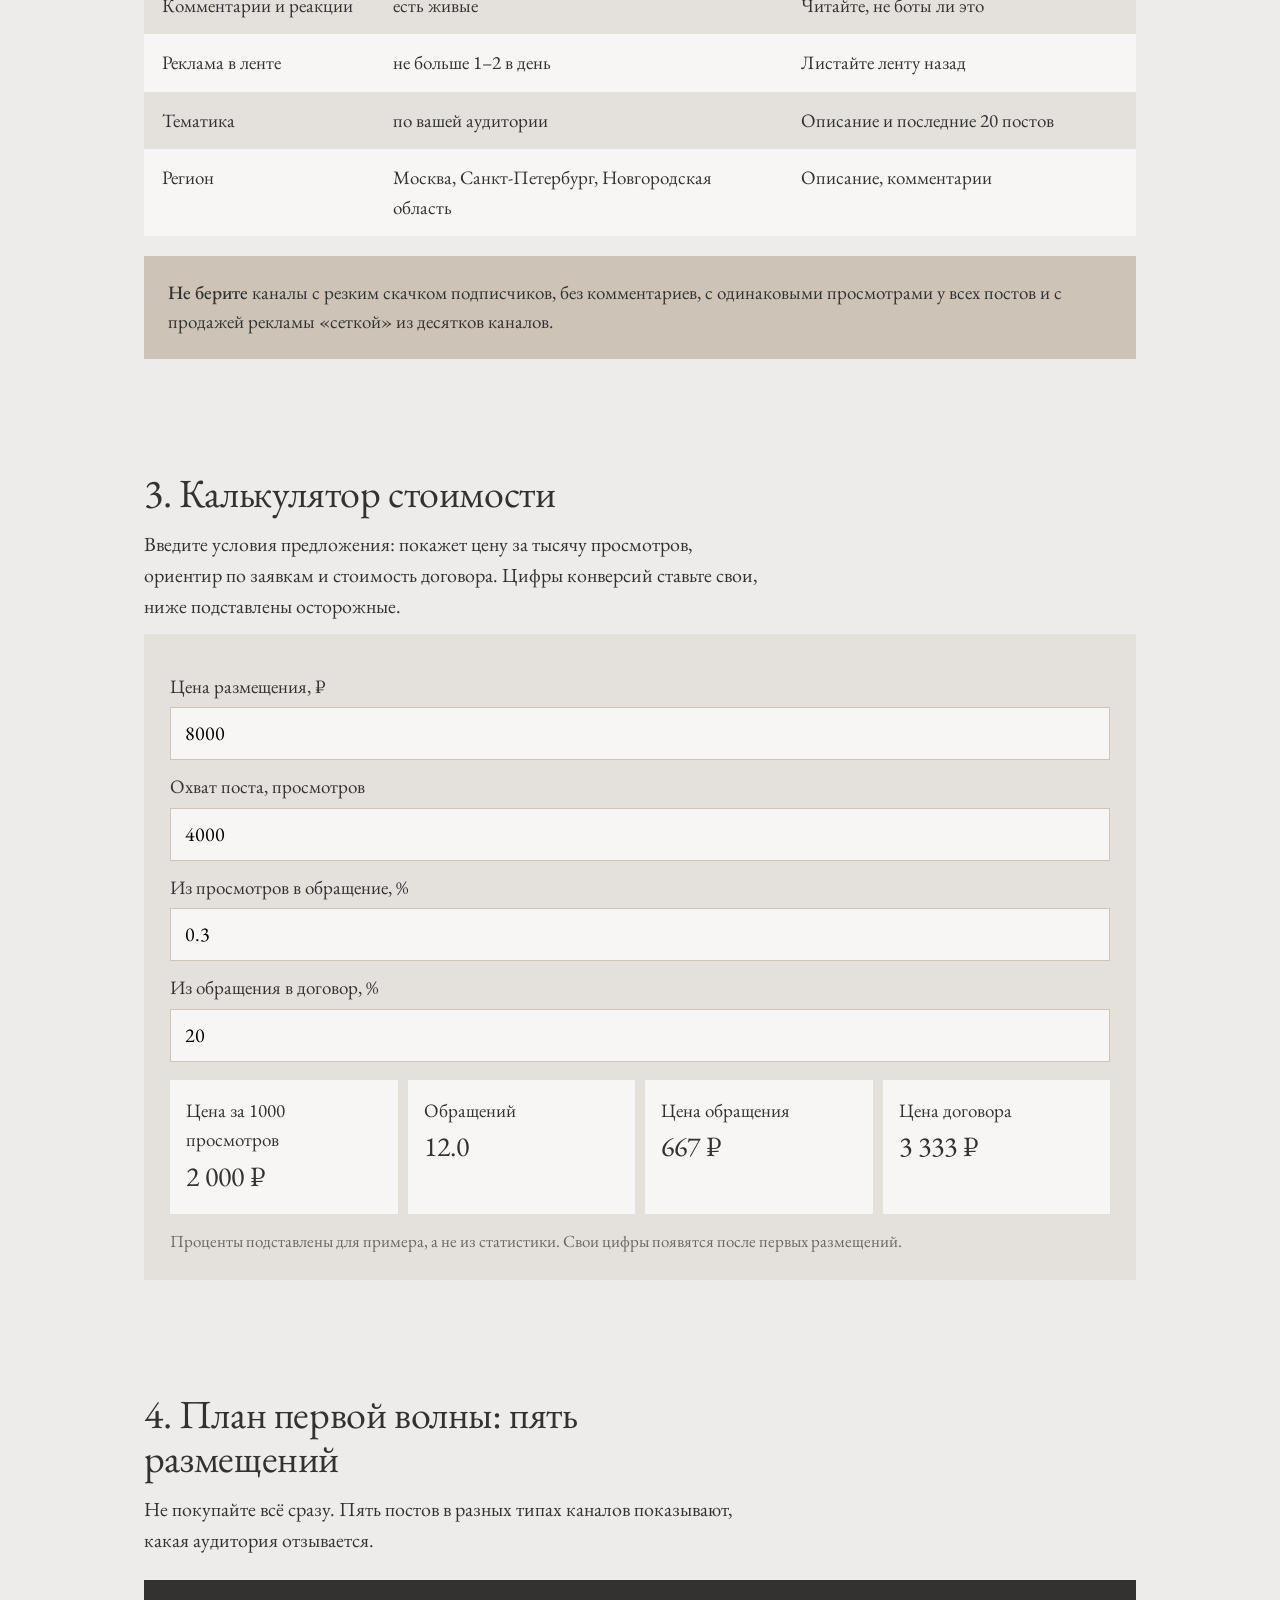
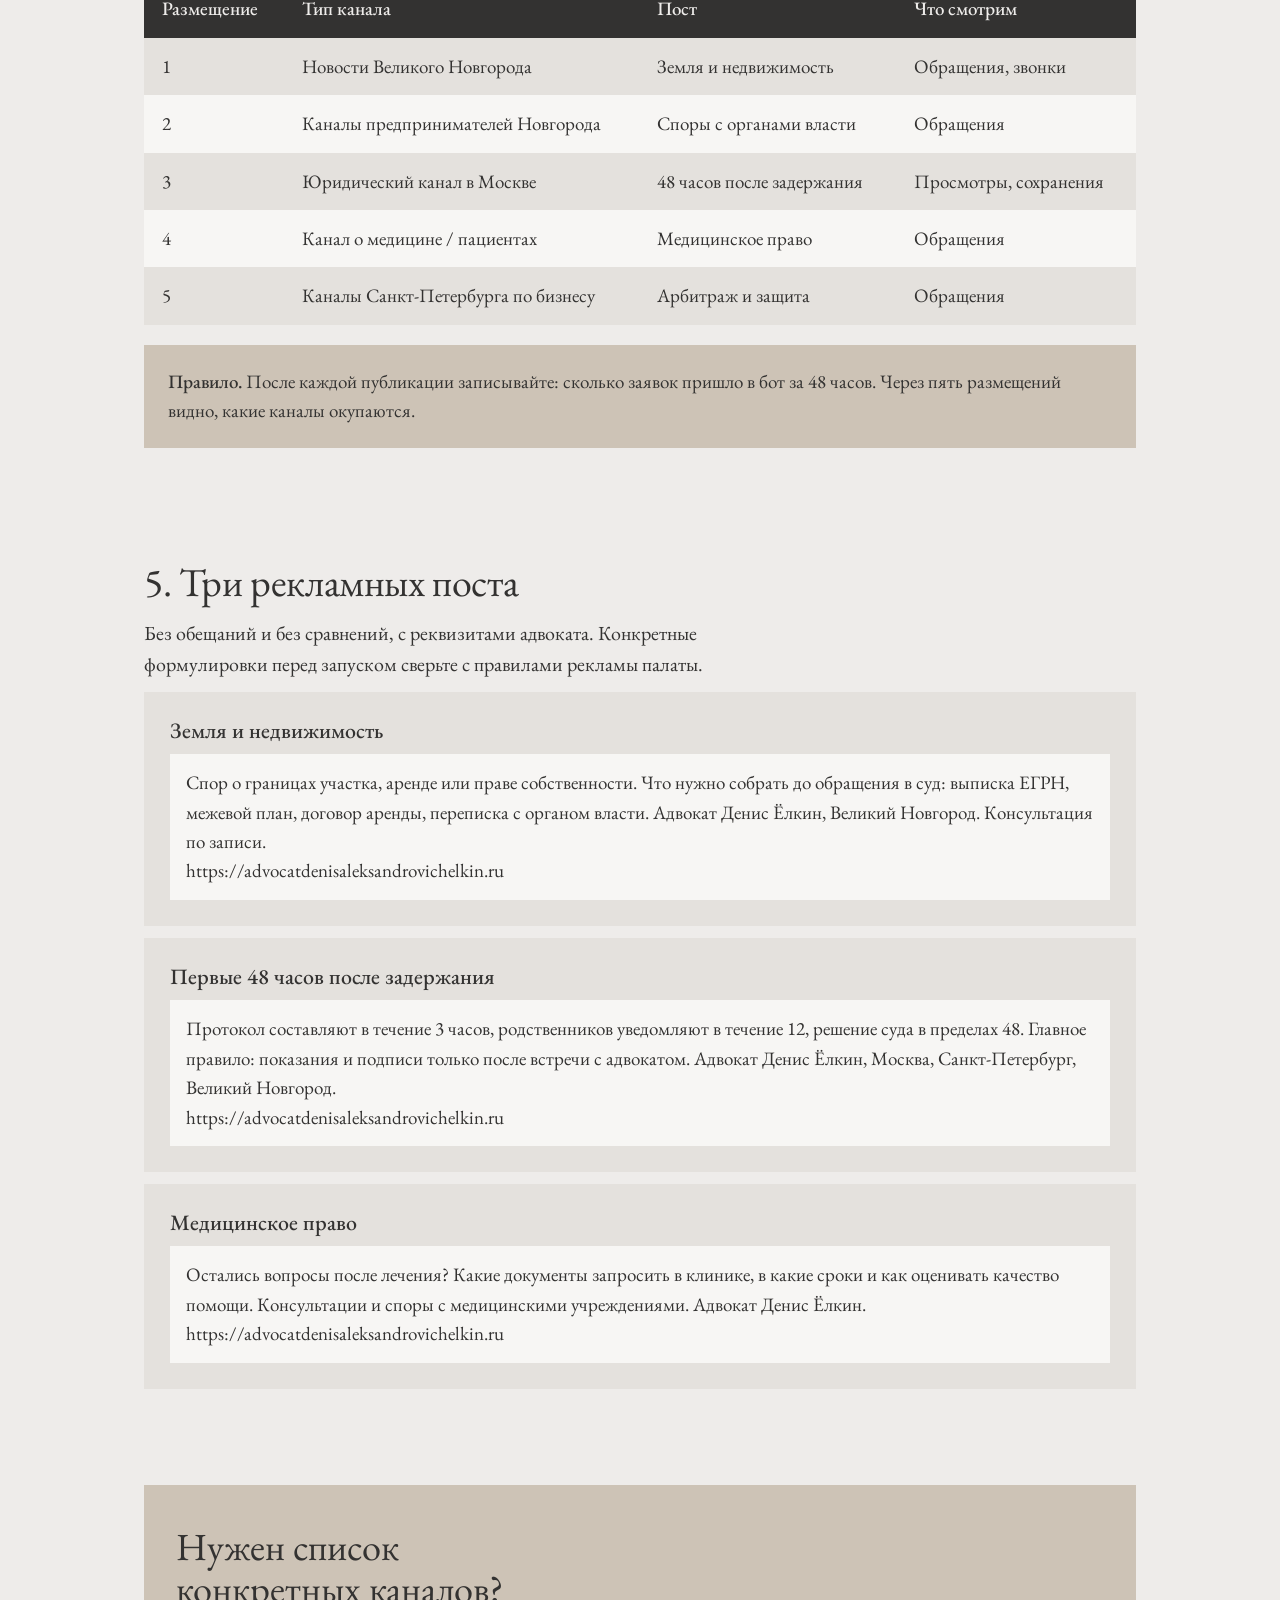
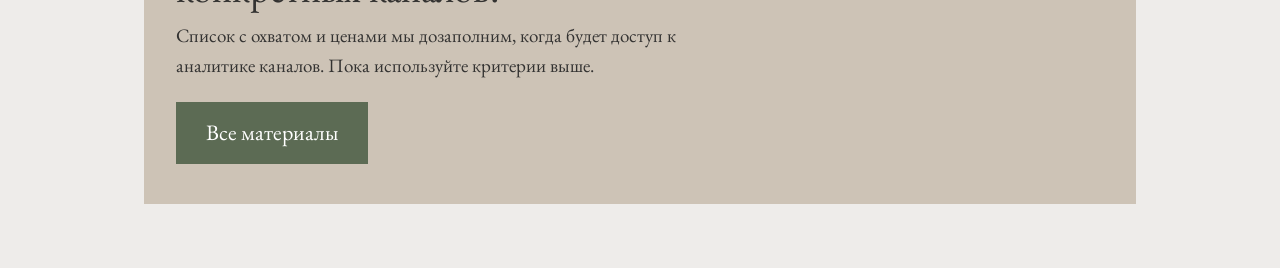
<file: channels.html>
<!doctype html>
<html lang="ru">
<head>
<meta charset="utf-8">
<meta name="viewport" content="width=device-width, initial-scale=1">
<title>Карта каналов для посевов — адвокат Денис Ёлкин</title>
<meta name="description" content="Критерии отбора Telegram-каналов, калькулятор, план первой волны.">
<meta name="robots" content="noindex">
<link rel="icon" href="favicon.svg" type="image/svg+xml">
<link rel="preconnect" href="https://fonts.googleapis.com">
<link rel="preconnect" href="https://fonts.gstatic.com" crossorigin>
<link href="https://fonts.googleapis.com/css2?family=EB+Garamond:ital,wght@0,400;0,500;1,400&amp;family=Marck+Script&amp;subset=cyrillic&amp;display=swap" rel="stylesheet">
<link rel="stylesheet" href="materials.css">
<script>document.documentElement.classList.add('js');</script>
</head>
<body>
<div class="doc-bar"><div class="doc-bar__inner">
  <a href="index.html" class="doc-bar__back">← <span>На сайт</span></a>
  <div class="doc-bar__actions"><a class="btn btn--ghost" href="materials.html">Все материалы</a></div>
</div></div>
<div class="wrap">
<style>.fld{display:grid;gap:6px;margin-top:12px}.fld input{font:inherit;font-size:1.25rem;background:var(--paper);border:1px solid var(--field);border-radius:0;padding:.5em .7em;width:100%}.out{display:grid;grid-template-columns:repeat(4,1fr);gap:10px;margin-top:18px}.out div{background:var(--paper);padding:16px}.out b{display:block;font-size:1.75rem;font-weight:400}.copy{background:var(--paper);padding:14px 16px;margin-top:10px;white-space:pre-line}@media(max-width:700px){.out{grid-template-columns:1fr 1fr}}</style>
<section class="doc-hero"><h1>Карта каналов для посевов в Telegram</h1>
<p class="doc-hero__lead">Посев — это платный пост в чужом канале, где сидит ваша аудитория. Для адвоката это один из немногих допустимых способов привлечения: человек сам читает, сам решает. Ниже как выбирать каналы, считать цену и запустить первую волну. Размещения оплачиваете вы, результат не гарантируем.</p>
<nav class="toc"><a href="#types">Какие каналы</a><a href="#criteria">Критерии</a><a href="#calc">Калькулятор</a><a href="#wave">Первая волна</a><a href="#posts">Посты</a></nav></section>
<section class="sec" id="types"><h2 class="js-fade">1. Какие каналы искать</h2><p class="sec__lead js-fade">Ваша аудитория: собственники, руководители, предприниматели, жители региона, которым могут понадобиться земельный, медицинский или уголовный адвокат.</p><div class="grid grid--2"><div class="card js-fade"><div class="card__head"><p class="card__title">Региональные каналы Великого Новгорода</p></div><p>Городские новости, «подслушано», сообщества жителей. Подходят для консультаций по земле, недвижимости и спорам с органами власти.</p></div><div class="card js-fade"><div class="card__head"><p class="card__title">Каналы предпринимателей</p></div><p>Бизнес-чаты и каналы Москвы, Санкт-Петербурга и Новгорода. Подходят для арбитража и защиты руководителей.</p></div><div class="card js-fade"><div class="card__head"><p class="card__title">Юридические и около-юридические</p></div><p>Каналы о праве, налогах, недвижимости, медицине. Аудитория уже ищет решение.</p></div><div class="card js-fade"><div class="card__head"><p class="card__title">Каналы по недвижимости и земле</p></div><p>Владельцы участков, садоводы, застройщики: земельные споры и аренда.</p></div></div></section>
<section class="sec" id="criteria"><h2 class="js-fade">2. Критерии отбора</h2><p class="sec__lead js-fade">Проверяйте перед покупкой, иначе рискуете сжечь бюджет на накрутке.</p><table class="table js-fade"><thead><tr><th>Критерий</th><th>Норма</th><th>Как проверить</th></tr></thead><tbody><tr><td>Охват поста (просмотры)</td><td>не меньше 20–30% от подписчиков</td><td>Откройте последние 10 постов</td></tr><tr><td>Динамика подписчиков</td><td>плавный рост, нет скачков</td><td>TGStat или Telemetr, график подписчиков</td></tr><tr><td>Комментарии и реакции</td><td>есть живые</td><td>Читайте, не боты ли это</td></tr><tr><td>Реклама в ленте</td><td>не больше 1–2 в день</td><td>Листайте ленту назад</td></tr><tr><td>Тематика</td><td>по вашей аудитории</td><td>Описание и последние 20 постов</td></tr><tr><td>Регион</td><td>Москва, Санкт-Петербург, Новгородская область</td><td>Описание, комментарии</td></tr></tbody></table><div class="tip js-fade"><b>Не берите</b> каналы с резким скачком подписчиков, без комментариев, с одинаковыми просмотрами у всех постов и с продажей рекламы «сеткой» из десятков каналов.</div></section>
<section class="sec" id="calc"><h2 class="js-fade">3. Калькулятор стоимости</h2><p class="sec__lead js-fade">Введите условия предложения: покажет цену за тысячу просмотров, ориентир по заявкам и стоимость договора. Цифры конверсий ставьте свои, ниже подставлены осторожные.</p><div class="card js-fade"><div class="fld"><label for="cPrice">Цена размещения, ₽</label><input id="cPrice" type="number" value="8000" min="0"></div>
<div class="fld"><label for="cReach">Охват поста, просмотров</label><input id="cReach" type="number" value="4000" min="0"></div>
<div class="fld"><label for="cConv">Из просмотров в обращение, %</label><input id="cConv" type="number" value="0.3" step="0.1" min="0"></div>
<div class="fld"><label for="cDeal">Из обращения в договор, %</label><input id="cDeal" type="number" value="20" min="0"></div>
<div class="out"><div><span>Цена за 1000 просмотров</span><b id="oCpm">-</b></div><div><span>Обращений</span><b id="oLeads">-</b></div><div><span>Цена обращения</span><b id="oCpl">-</b></div><div><span>Цена договора</span><b id="oDeal">-</b></div></div>
<p class="card__note" style="margin-top:14px">Проценты подставлены для примера, а не из статистики. Свои цифры появятся после первых размещений.</p></div></section>
<section class="sec" id="wave"><h2 class="js-fade">4. План первой волны: пять размещений</h2><p class="sec__lead js-fade">Не покупайте всё сразу. Пять постов в разных типах каналов показывают, какая аудитория отзывается.</p><table class="table js-fade"><thead><tr><th>Размещение</th><th>Тип канала</th><th>Пост</th><th>Что смотрим</th></tr></thead><tbody><tr><td>1</td><td>Новости Великого Новгорода</td><td>Земля и недвижимость</td><td>Обращения, звонки</td></tr><tr><td>2</td><td>Каналы предпринимателей Новгорода</td><td>Споры с органами власти</td><td>Обращения</td></tr><tr><td>3</td><td>Юридический канал в Москве</td><td>48 часов после задержания</td><td>Просмотры, сохранения</td></tr><tr><td>4</td><td>Канал о медицине / пациентах</td><td>Медицинское право</td><td>Обращения</td></tr><tr><td>5</td><td>Каналы Санкт-Петербурга по бизнесу</td><td>Арбитраж и защита</td><td>Обращения</td></tr></tbody></table><div class="tip js-fade"><b>Правило.</b> После каждой публикации записывайте: сколько заявок пришло в бот за 48 часов. Через пять размещений видно, какие каналы окупаются.</div></section>
<section class="sec" id="posts"><h2 class="js-fade">5. Три рекламных поста</h2><p class="sec__lead js-fade">Без обещаний и без сравнений, с реквизитами адвоката. Конкретные формулировки перед запуском сверьте с правилами рекламы палаты.</p><div class="card js-fade"><div class="card__head"><p class="card__title">Земля и недвижимость</p></div><div class="copy">Спор о границах участка, аренде или праве собственности. Что нужно собрать до обращения в суд: выписка ЕГРН, межевой план, договор аренды, переписка с органом власти. Адвокат Денис Ёлкин, Великий Новгород. Консультация по записи.
https://advocatdenisaleksandrovichelkin.ru</div></div><div class="card js-fade"><div class="card__head"><p class="card__title">Первые 48 часов после задержания</p></div><div class="copy">Протокол составляют в течение 3 часов, родственников уведомляют в течение 12, решение суда в пределах 48. Главное правило: показания и подписи только после встречи с адвокатом. Адвокат Денис Ёлкин, Москва, Санкт-Петербург, Великий Новгород.
https://advocatdenisaleksandrovichelkin.ru</div></div><div class="card js-fade"><div class="card__head"><p class="card__title">Медицинское право</p></div><div class="copy">Остались вопросы после лечения? Какие документы запросить в клинике, в какие сроки и как оценивать качество помощи. Консультации и споры с медицинскими учреждениями. Адвокат Денис Ёлкин.
https://advocatdenisaleksandrovichelkin.ru</div></div></section>
<div class="cta-final js-fade"><h2>Нужен список конкретных каналов?</h2><p>Список с охватом и ценами мы дозаполним, когда будет доступ к аналитике каналов. Пока используйте критерии выше.</p><a class="btn btn--lg" href="materials.html">Все материалы</a></div>
<script>(function(){function g(i){return parseFloat(document.getElementById(i).value)||0}function f(n){return isFinite(n)&&n>0?Math.round(n).toLocaleString("ru-RU")+" ₽":"-"}function u(){var p=g("cPrice"),r=g("cReach"),c=g("cConv")/100,d=g("cDeal")/100;var l=r*c;document.getElementById("oCpm").textContent=f(r?p/r*1000:0);document.getElementById("oLeads").textContent=l?l.toFixed(1):"-";document.getElementById("oCpl").textContent=f(l?p/l:0);document.getElementById("oDeal").textContent=f(l*d?p/(l*d):0)}["cPrice","cReach","cConv","cDeal"].forEach(function(i){document.getElementById(i).addEventListener("input",u)});u()})();</script>
</div>
<script>
(function(){var els=[].slice.call(document.querySelectorAll('.js-fade'));function c(){els.forEach(function(e){if(!e.classList.contains('in')&&e.getBoundingClientRect().top<innerHeight*.95)e.classList.add('in')})}
addEventListener('scroll',c,{passive:true});addEventListener('resize',c);c();setTimeout(c,300)})();
</script>
</body>
</html>
</file>
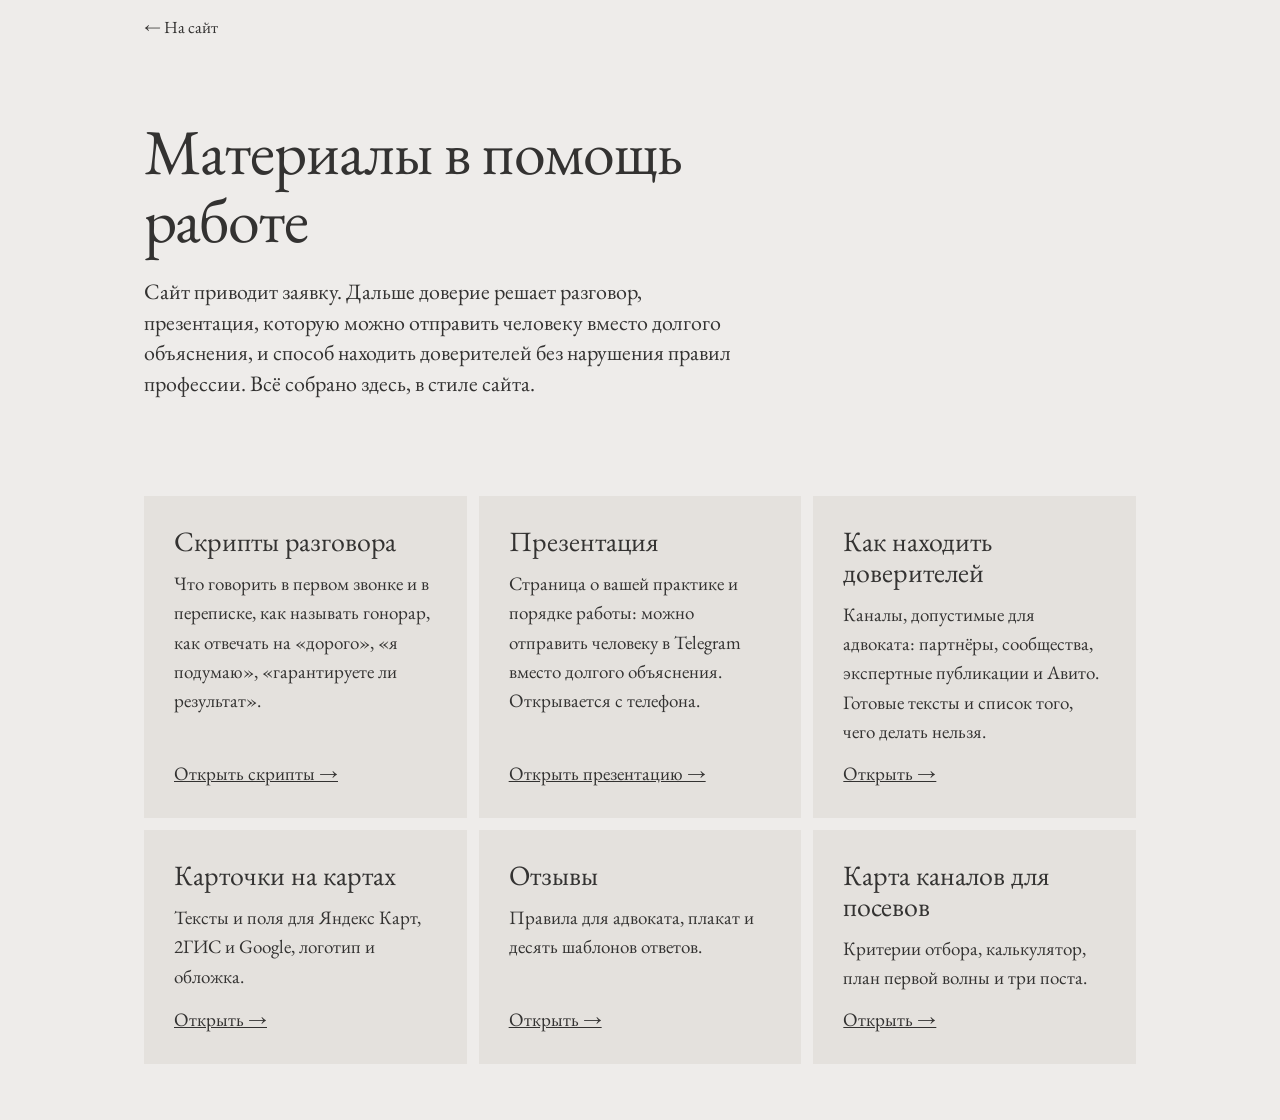
<file: materials.html>
<!doctype html>
<html lang="ru">
<head>
<meta charset="utf-8">
<meta name="viewport" content="width=device-width, initial-scale=1">
<title>Материалы — адвокат Денис Ёлкин</title>
<meta name="description" content="Скрипты разговора, презентация и способы находить доверителей.">
<meta name="robots" content="noindex">
<link rel="icon" href="favicon.svg" type="image/svg+xml">
<link rel="preconnect" href="https://fonts.googleapis.com">
<link rel="preconnect" href="https://fonts.gstatic.com" crossorigin>
<link href="https://fonts.googleapis.com/css2?family=EB+Garamond:ital,wght@0,400;0,500;1,400&amp;family=Marck+Script&amp;subset=cyrillic&amp;display=swap" rel="stylesheet">
<link rel="stylesheet" href="materials.css">
<script>document.documentElement.classList.add('js');</script>
</head>
<body>
<div class="doc-bar"><div class="doc-bar__inner">
  <a href="index.html" class="doc-bar__back">← <span>На сайт</span></a>
  <div class="doc-bar__actions"></div>
</div></div>
<div class="wrap">
<section class="doc-hero"><h1>Материалы в помощь работе</h1>
<p class="doc-hero__lead">Сайт приводит заявку. Дальше доверие решает разговор, презентация, которую можно отправить человеку вместо долгого объяснения, и способ находить доверителей без нарушения правил профессии. Всё собрано здесь, в стиле сайта.</p></section>
<section class="sec"><div class="hub-grid">
<div class="hub-card js-fade"><p class="hub-card__title">Скрипты разговора</p><p>Что говорить в первом звонке и в переписке, как называть гонорар, как отвечать на «дорого», «я подумаю», «гарантируете ли результат».</p><a href="scripts.html" class="hub-card__link">Открыть скрипты →</a></div>
<div class="hub-card js-fade"><p class="hub-card__title">Презентация</p><p>Страница о вашей практике и порядке работы: можно отправить человеку в Telegram вместо долгого объяснения. Открывается с телефона.</p><a href="presentation.html" class="hub-card__link">Открыть презентацию →</a></div>
<div class="hub-card js-fade"><p class="hub-card__title">Как находить доверителей</p><p>Каналы, допустимые для адвоката: партнёры, сообщества, экспертные публикации и Авито. Готовые тексты и список того, чего делать нельзя.</p><a href="outreach.html" class="hub-card__link">Открыть →</a></div>
<div class="hub-card js-fade"><p class="hub-card__title">Карточки на картах</p><p>Тексты и поля для Яндекс Карт, 2ГИС и Google, логотип и обложка.</p><a href="cards.html" class="hub-card__link">Открыть →</a></div>
<div class="hub-card js-fade"><p class="hub-card__title">Отзывы</p><p>Правила для адвоката, плакат и десять шаблонов ответов.</p><a href="reviews.html" class="hub-card__link">Открыть →</a></div>
<div class="hub-card js-fade"><p class="hub-card__title">Карта каналов для посевов</p><p>Критерии отбора, калькулятор, план первой волны и три поста.</p><a href="channels.html" class="hub-card__link">Открыть →</a></div>
</div></section>
</div>
<script>
(function(){var els=[].slice.call(document.querySelectorAll('.js-fade'));function c(){els.forEach(function(e){if(!e.classList.contains('in')&&e.getBoundingClientRect().top<innerHeight*.95)e.classList.add('in')})}
addEventListener('scroll',c,{passive:true});addEventListener('resize',c);c();setTimeout(c,300)})();
</script>
</body>
</html>
</file>
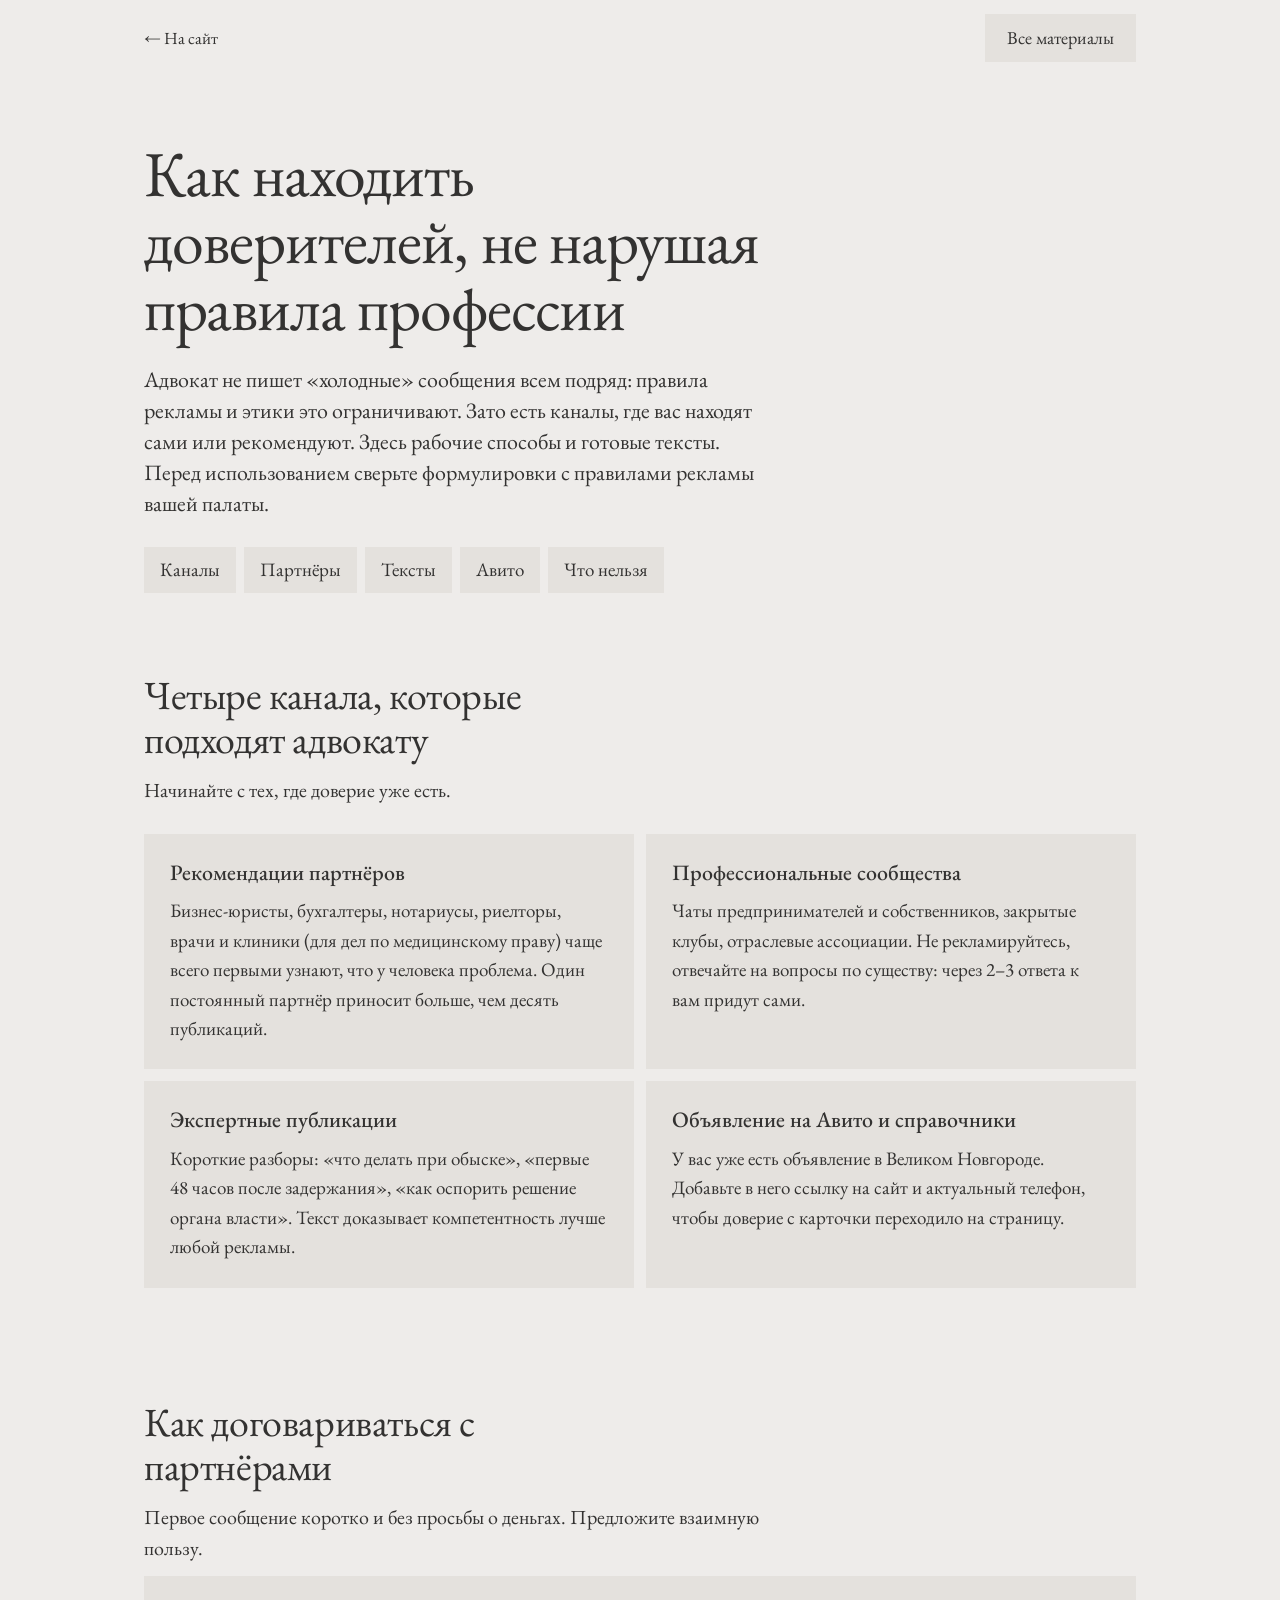
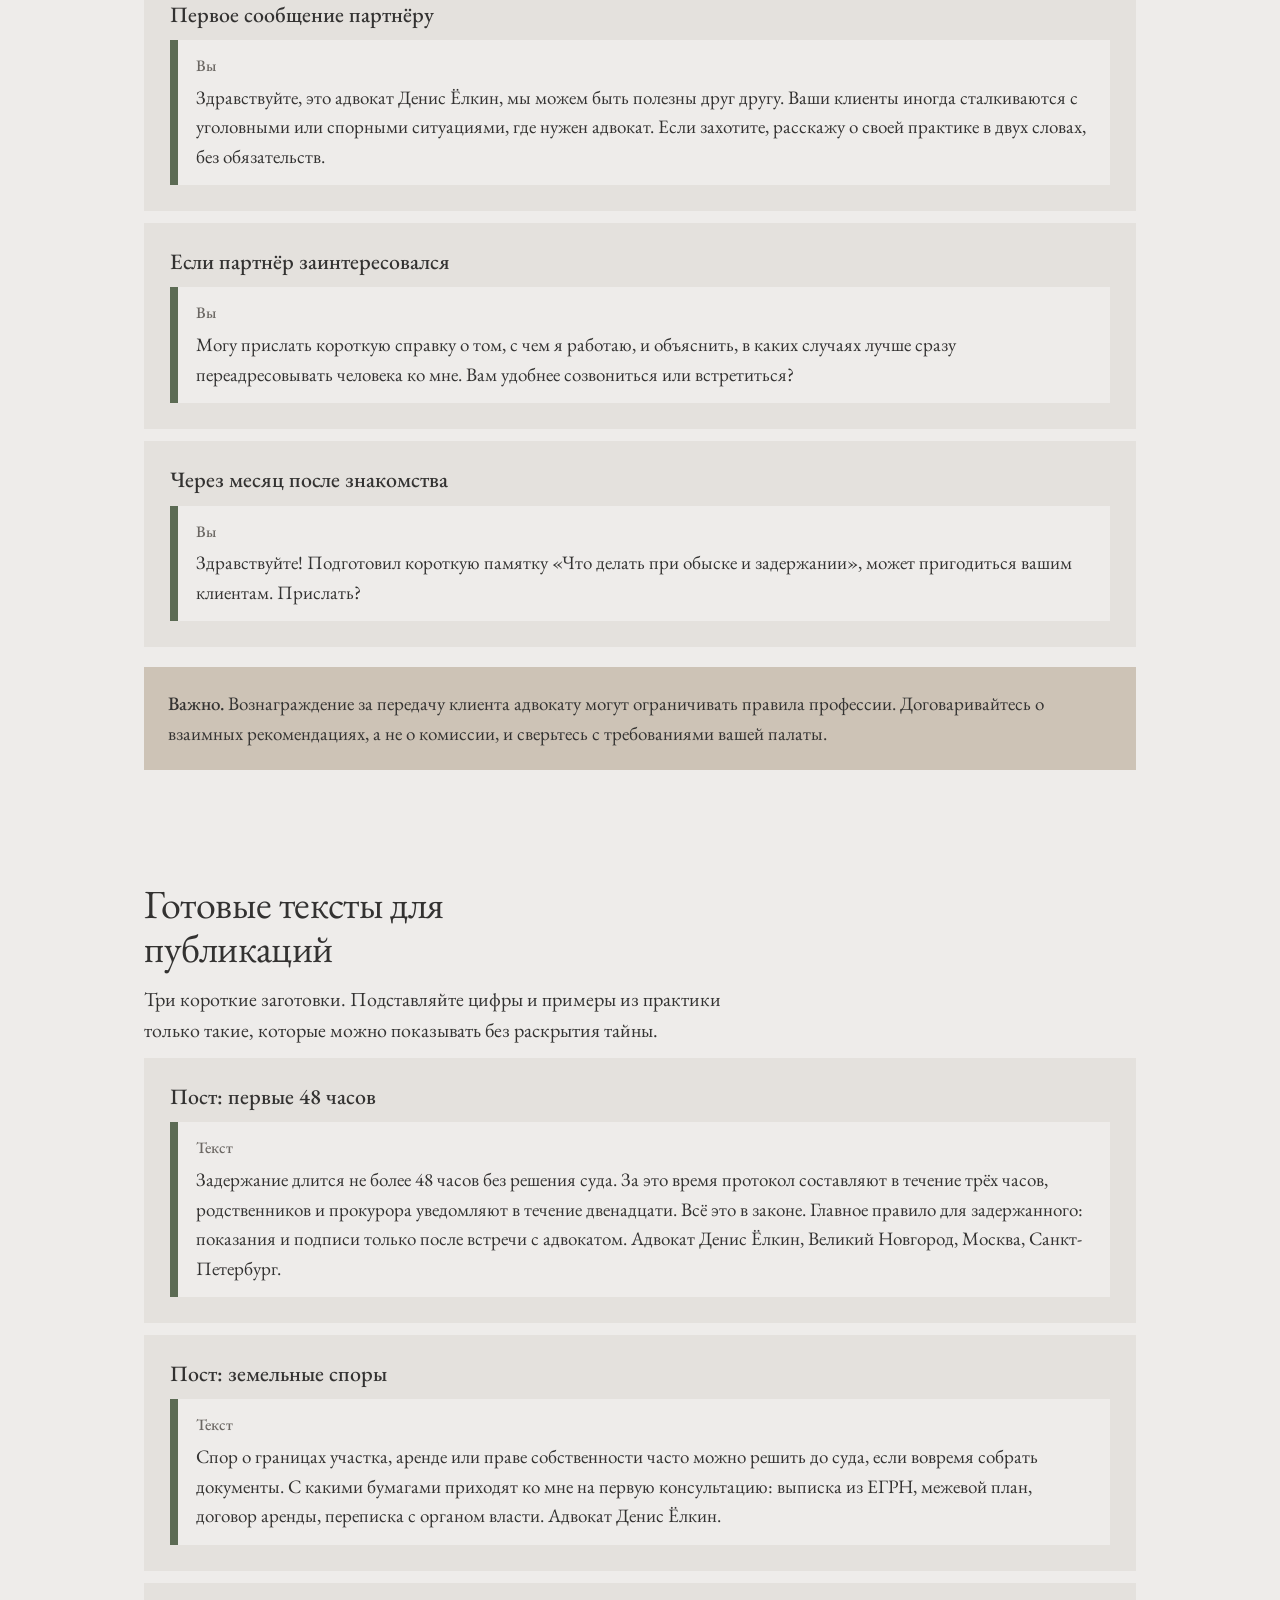
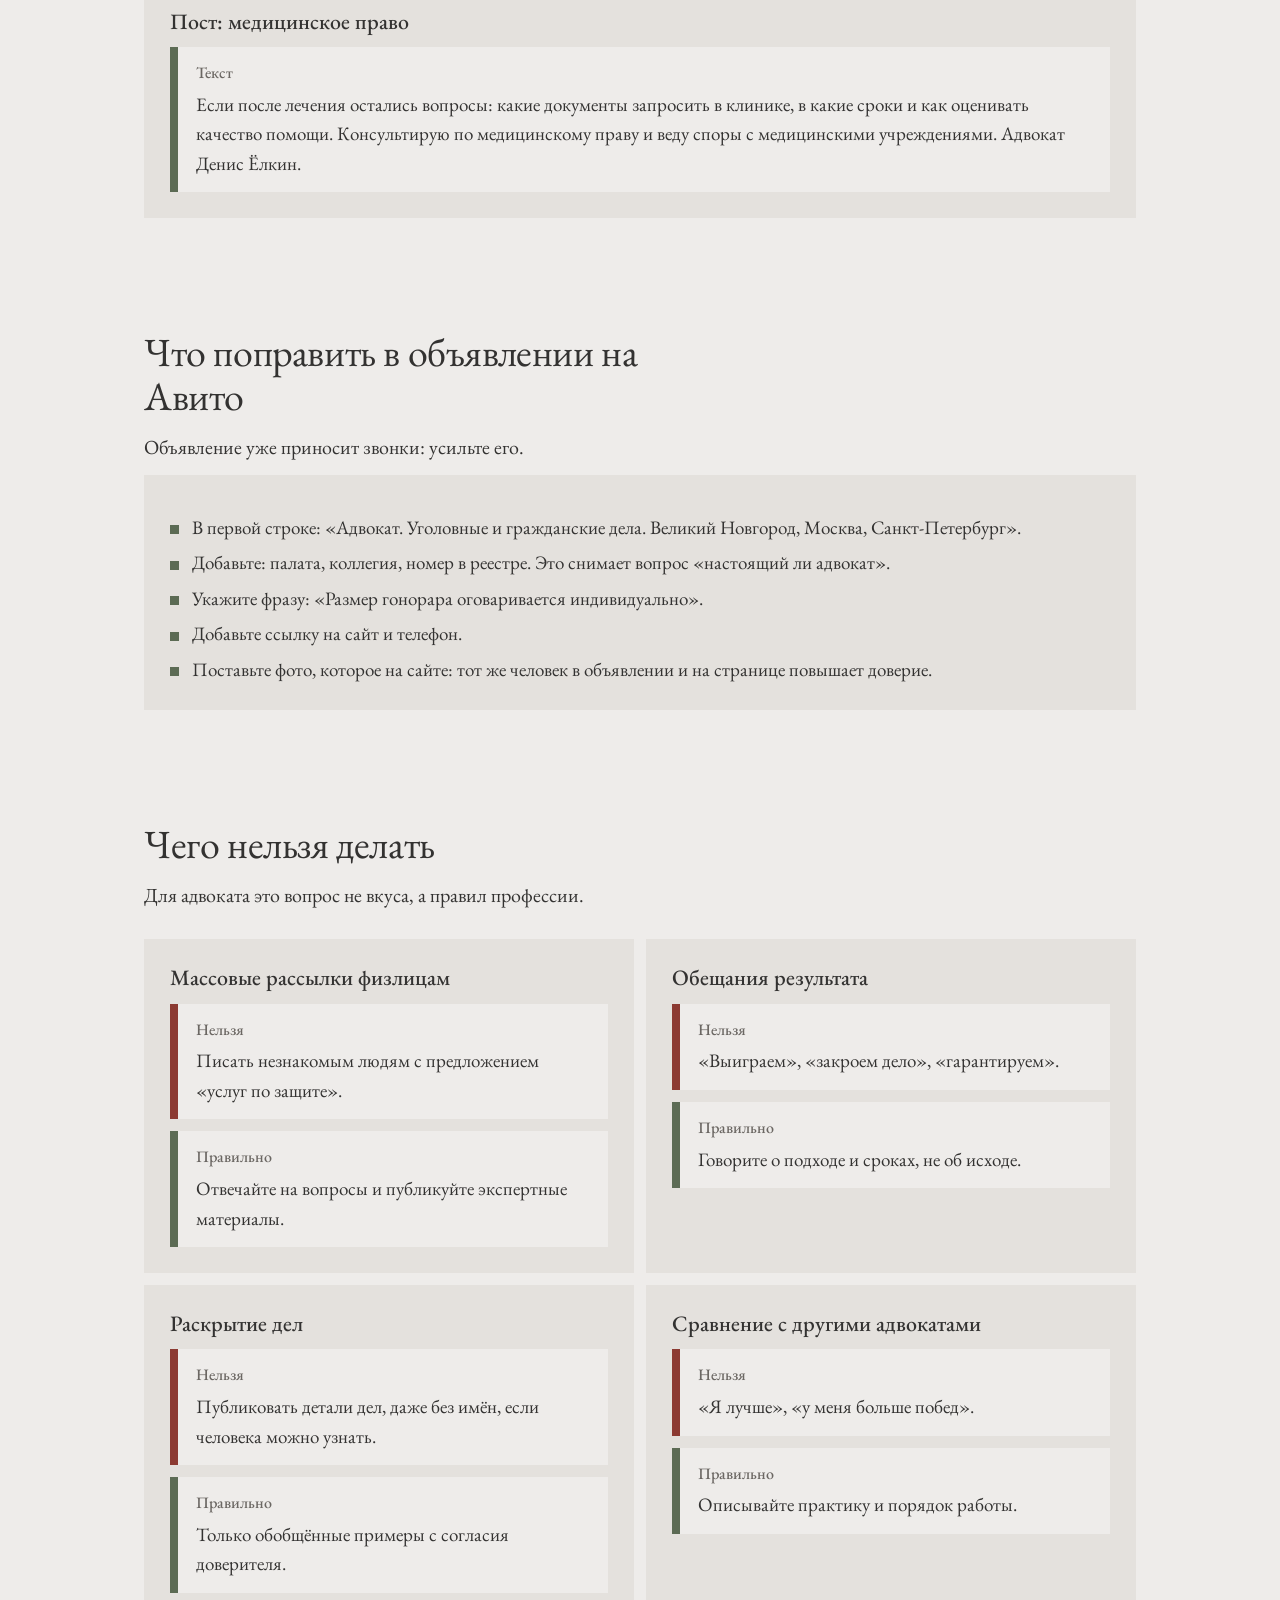
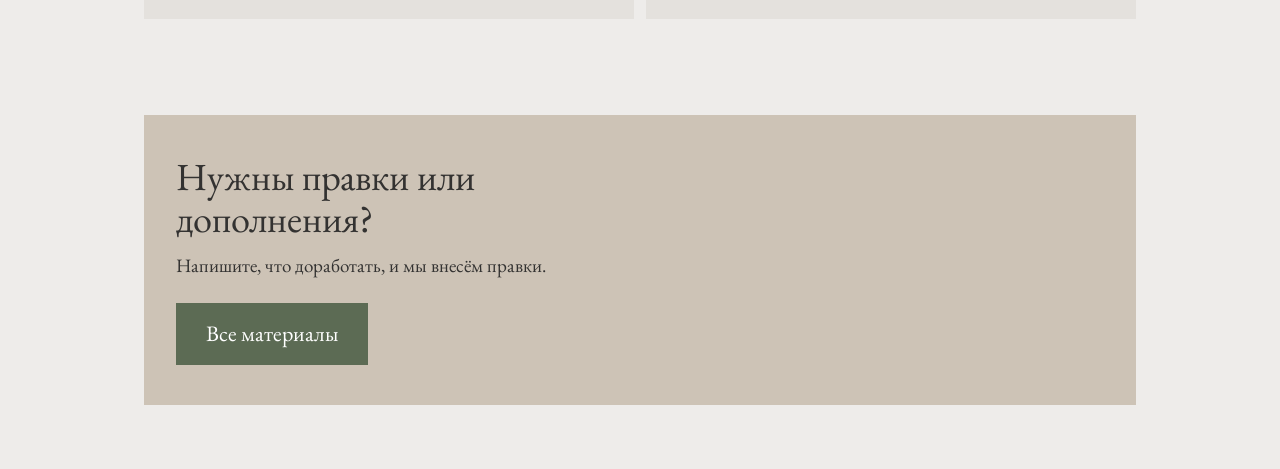
<file: outreach.html>
<!doctype html>
<html lang="ru">
<head>
<meta charset="utf-8">
<meta name="viewport" content="width=device-width, initial-scale=1">
<title>Как находить доверителей — Денис Ёлкин</title>
<meta name="description" content="Каналы привлечения доверителей, которые допустимы для адвоката.">
<meta name="robots" content="noindex">
<link rel="icon" href="favicon.svg" type="image/svg+xml">
<link rel="preconnect" href="https://fonts.googleapis.com">
<link rel="preconnect" href="https://fonts.gstatic.com" crossorigin>
<link href="https://fonts.googleapis.com/css2?family=EB+Garamond:ital,wght@0,400;0,500;1,400&amp;family=Marck+Script&amp;subset=cyrillic&amp;display=swap" rel="stylesheet">
<link rel="stylesheet" href="materials.css">
<script>document.documentElement.classList.add('js');</script>
</head>
<body>
<div class="doc-bar"><div class="doc-bar__inner">
  <a href="index.html" class="doc-bar__back">← <span>На сайт</span></a>
  <div class="doc-bar__actions"><a class="btn btn--ghost" href="materials.html">Все материалы</a></div>
</div></div>
<div class="wrap">
<section class="doc-hero"><h1>Как находить доверителей, не нарушая правила профессии</h1>
<p class="doc-hero__lead">Адвокат не пишет «холодные» сообщения всем подряд: правила рекламы и этики это ограничивают. Зато есть каналы, где вас находят сами или рекомендуют. Здесь рабочие способы и готовые тексты. Перед использованием сверьте формулировки с правилами рекламы вашей палаты.</p>
<nav class="toc"><a href="#channels">Каналы</a><a href="#partners">Партнёры</a><a href="#posts">Тексты</a><a href="#avito">Авито</a><a href="#safe">Что нельзя</a></nav></section>
<section class="sec" id="channels"><h2 class="js-fade">Четыре канала, которые подходят адвокату</h2><p class="sec__lead js-fade">Начинайте с тех, где доверие уже есть.</p><div class="grid grid--2"><div class="card js-fade"><div class="card__head"><p class="card__title">Рекомендации партнёров</p></div><p>Бизнес-юристы, бухгалтеры, нотариусы, риелторы, врачи и клиники (для дел по медицинскому праву) чаще всего первыми узнают, что у человека проблема. Один постоянный партнёр приносит больше, чем десять публикаций.</p></div><div class="card js-fade"><div class="card__head"><p class="card__title">Профессиональные сообщества</p></div><p>Чаты предпринимателей и собственников, закрытые клубы, отраслевые ассоциации. Не рекламируйтесь, отвечайте на вопросы по существу: через 2–3 ответа к вам придут сами.</p></div><div class="card js-fade"><div class="card__head"><p class="card__title">Экспертные публикации</p></div><p>Короткие разборы: «что делать при обыске», «первые 48 часов после задержания», «как оспорить решение органа власти». Текст доказывает компетентность лучше любой рекламы.</p></div><div class="card js-fade"><div class="card__head"><p class="card__title">Объявление на Авито и справочники</p></div><p>У вас уже есть объявление в Великом Новгороде. Добавьте в него ссылку на сайт и актуальный телефон, чтобы доверие с карточки переходило на страницу.</p></div></div></section>
<section class="sec" id="partners"><h2 class="js-fade">Как договариваться с партнёрами</h2><p class="sec__lead js-fade">Первое сообщение коротко и без просьбы о деньгах. Предложите взаимную пользу.</p><div class="card js-fade"><div class="card__head"><p class="card__title">Первое сообщение партнёру</p></div><div class="say"><span class="say__who">Вы</span>Здравствуйте, это адвокат Денис Ёлкин, мы можем быть полезны друг другу. Ваши клиенты иногда сталкиваются с уголовными или спорными ситуациями, где нужен адвокат. Если захотите, расскажу о своей практике в двух словах, без обязательств.</div></div><div class="card js-fade"><div class="card__head"><p class="card__title">Если партнёр заинтересовался</p></div><div class="say"><span class="say__who">Вы</span>Могу прислать короткую справку о том, с чем я работаю, и объяснить, в каких случаях лучше сразу переадресовывать человека ко мне. Вам удобнее созвониться или встретиться?</div></div><div class="card js-fade"><div class="card__head"><p class="card__title">Через месяц после знакомства</p></div><div class="say"><span class="say__who">Вы</span>Здравствуйте! Подготовил короткую памятку «Что делать при обыске и задержании», может пригодиться вашим клиентам. Прислать?</div></div><div class="tip js-fade"><b>Важно.</b> Вознаграждение за передачу клиента адвокату могут ограничивать правила профессии. Договаривайтесь о взаимных рекомендациях, а не о комиссии, и сверьтесь с требованиями вашей палаты.</div></section>
<section class="sec" id="posts"><h2 class="js-fade">Готовые тексты для публикаций</h2><p class="sec__lead js-fade">Три короткие заготовки. Подставляйте цифры и примеры из практики только такие, которые можно показывать без раскрытия тайны.</p><div class="card js-fade"><div class="card__head"><p class="card__title">Пост: первые 48 часов</p></div><div class="say"><span class="say__who">Текст</span>Задержание длится не более 48 часов без решения суда. За это время протокол составляют в течение трёх часов, родственников и прокурора уведомляют в течение двенадцати. Всё это в законе. Главное правило для задержанного: показания и подписи только после встречи с адвокатом. Адвокат Денис Ёлкин, Великий Новгород, Москва, Санкт-Петербург.</div></div><div class="card js-fade"><div class="card__head"><p class="card__title">Пост: земельные споры</p></div><div class="say"><span class="say__who">Текст</span>Спор о границах участка, аренде или праве собственности часто можно решить до суда, если вовремя собрать документы. С какими бумагами приходят ко мне на первую консультацию: выписка из ЕГРН, межевой план, договор аренды, переписка с органом власти. Адвокат Денис Ёлкин.</div></div><div class="card js-fade"><div class="card__head"><p class="card__title">Пост: медицинское право</p></div><div class="say"><span class="say__who">Текст</span>Если после лечения остались вопросы: какие документы запросить в клинике, в какие сроки и как оценивать качество помощи. Консультирую по медицинскому праву и веду споры с медицинскими учреждениями. Адвокат Денис Ёлкин.</div></div></section>
<section class="sec" id="avito"><h2 class="js-fade">Что поправить в объявлении на Авито</h2><p class="sec__lead js-fade">Объявление уже приносит звонки: усильте его.</p><div class="card js-fade"><ul><li>В первой строке: «Адвокат. Уголовные и гражданские дела. Великий Новгород, Москва, Санкт-Петербург».</li><li>Добавьте: палата, коллегия, номер в реестре. Это снимает вопрос «настоящий ли адвокат».</li><li>Укажите фразу: «Размер гонорара оговаривается индивидуально».</li><li>Добавьте ссылку на сайт и телефон.</li><li>Поставьте фото, которое на сайте: тот же человек в объявлении и на странице повышает доверие.</li></ul></div></section>
<section class="sec" id="safe"><h2 class="js-fade">Чего нельзя делать</h2><p class="sec__lead js-fade">Для адвоката это вопрос не вкуса, а правил профессии.</p><div class="grid grid--2"><div class="card js-fade"><div class="card__head"><p class="card__title">Массовые рассылки физлицам</p></div><div class="say say--stop"><span class="say__who">Нельзя</span>Писать незнакомым людям с предложением «услуг по защите».</div><div class="say"><span class="say__who">Правильно</span>Отвечайте на вопросы и публикуйте экспертные материалы.</div></div><div class="card js-fade"><div class="card__head"><p class="card__title">Обещания результата</p></div><div class="say say--stop"><span class="say__who">Нельзя</span>«Выиграем», «закроем дело», «гарантируем».</div><div class="say"><span class="say__who">Правильно</span>Говорите о подходе и сроках, не об исходе.</div></div><div class="card js-fade"><div class="card__head"><p class="card__title">Раскрытие дел</p></div><div class="say say--stop"><span class="say__who">Нельзя</span>Публиковать детали дел, даже без имён, если человека можно узнать.</div><div class="say"><span class="say__who">Правильно</span>Только обобщённые примеры с согласия доверителя.</div></div><div class="card js-fade"><div class="card__head"><p class="card__title">Сравнение с другими адвокатами</p></div><div class="say say--stop"><span class="say__who">Нельзя</span>«Я лучше», «у меня больше побед».</div><div class="say"><span class="say__who">Правильно</span>Описывайте практику и порядок работы.</div></div></div></section>
<div class="cta-final js-fade"><h2>Нужны правки или дополнения?</h2><p>Напишите, что доработать, и мы внесём правки.</p><a class="btn btn--lg" href="materials.html">Все материалы</a></div>
</div>
<script>
(function(){var els=[].slice.call(document.querySelectorAll('.js-fade'));function c(){els.forEach(function(e){if(!e.classList.contains('in')&&e.getBoundingClientRect().top<innerHeight*.95)e.classList.add('in')})}
addEventListener('scroll',c,{passive:true});addEventListener('resize',c);c();setTimeout(c,300)})();
</script>
</body>
</html>
</file>
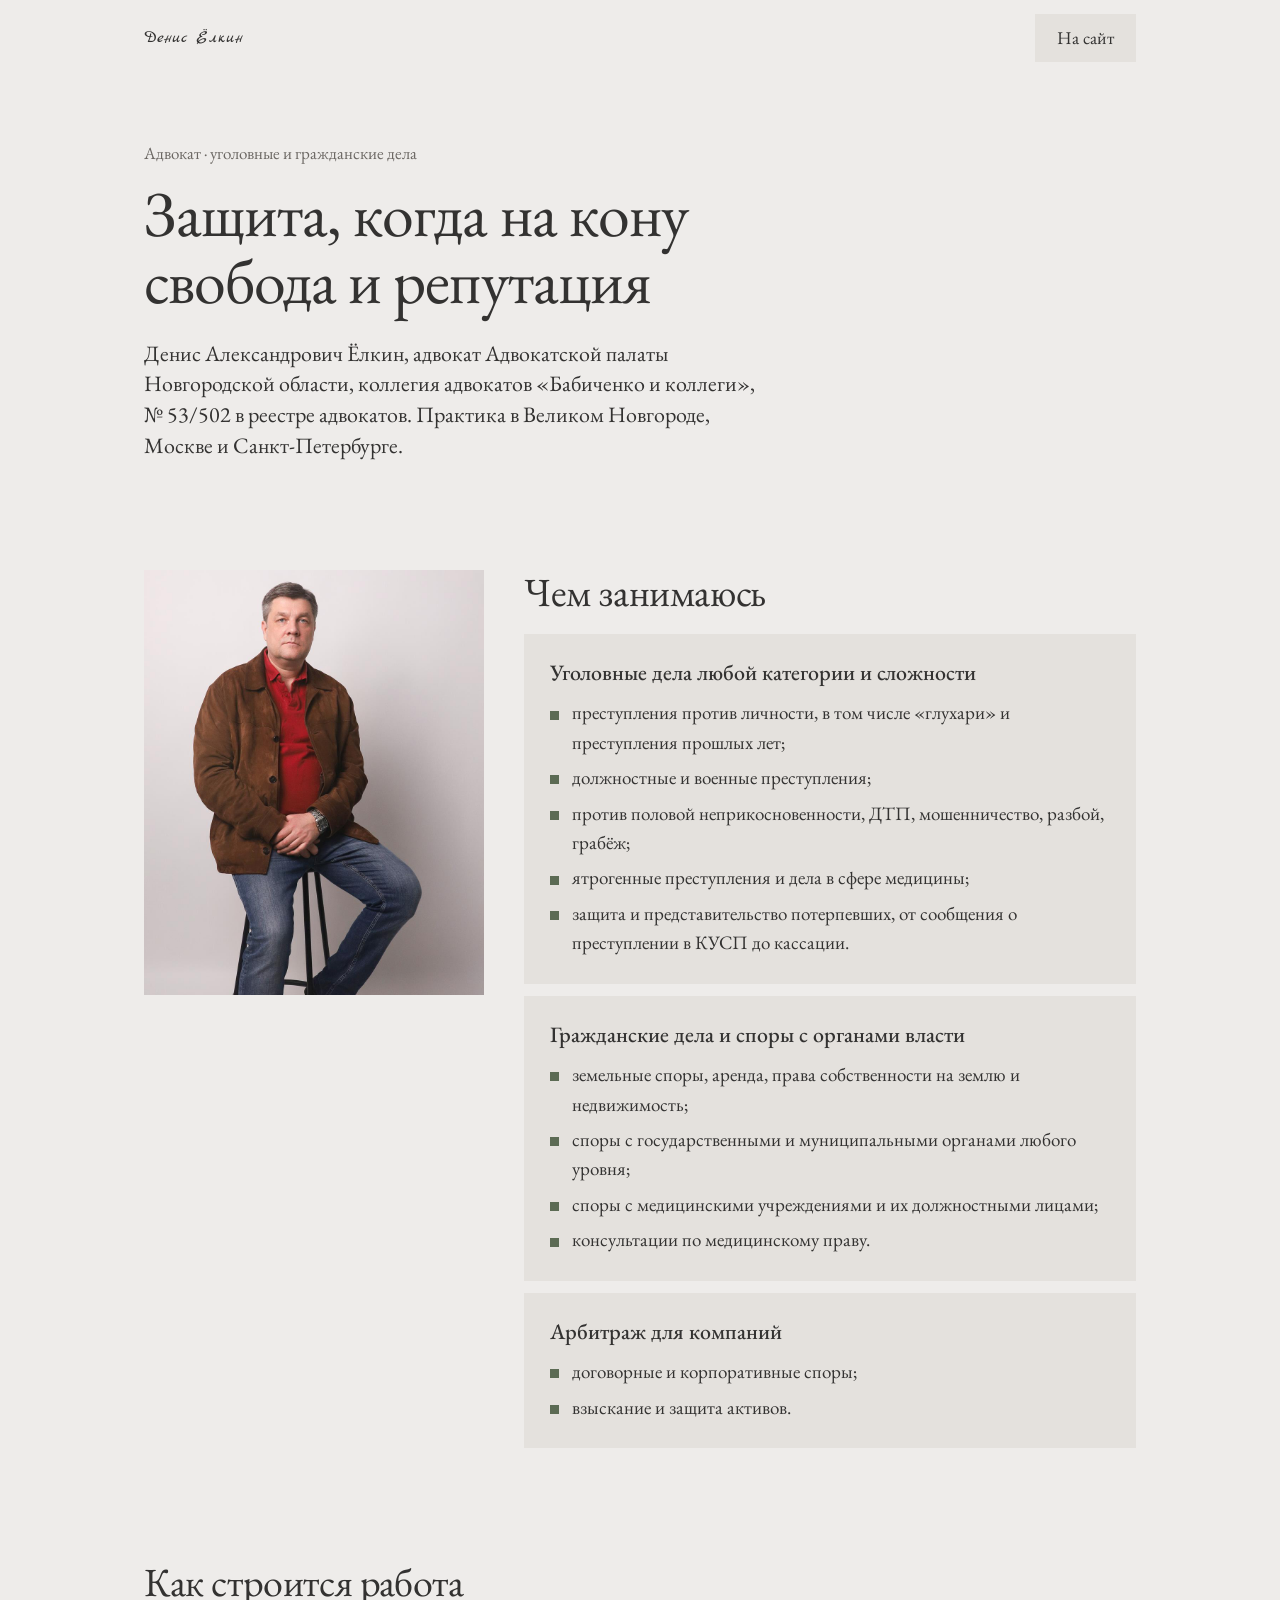
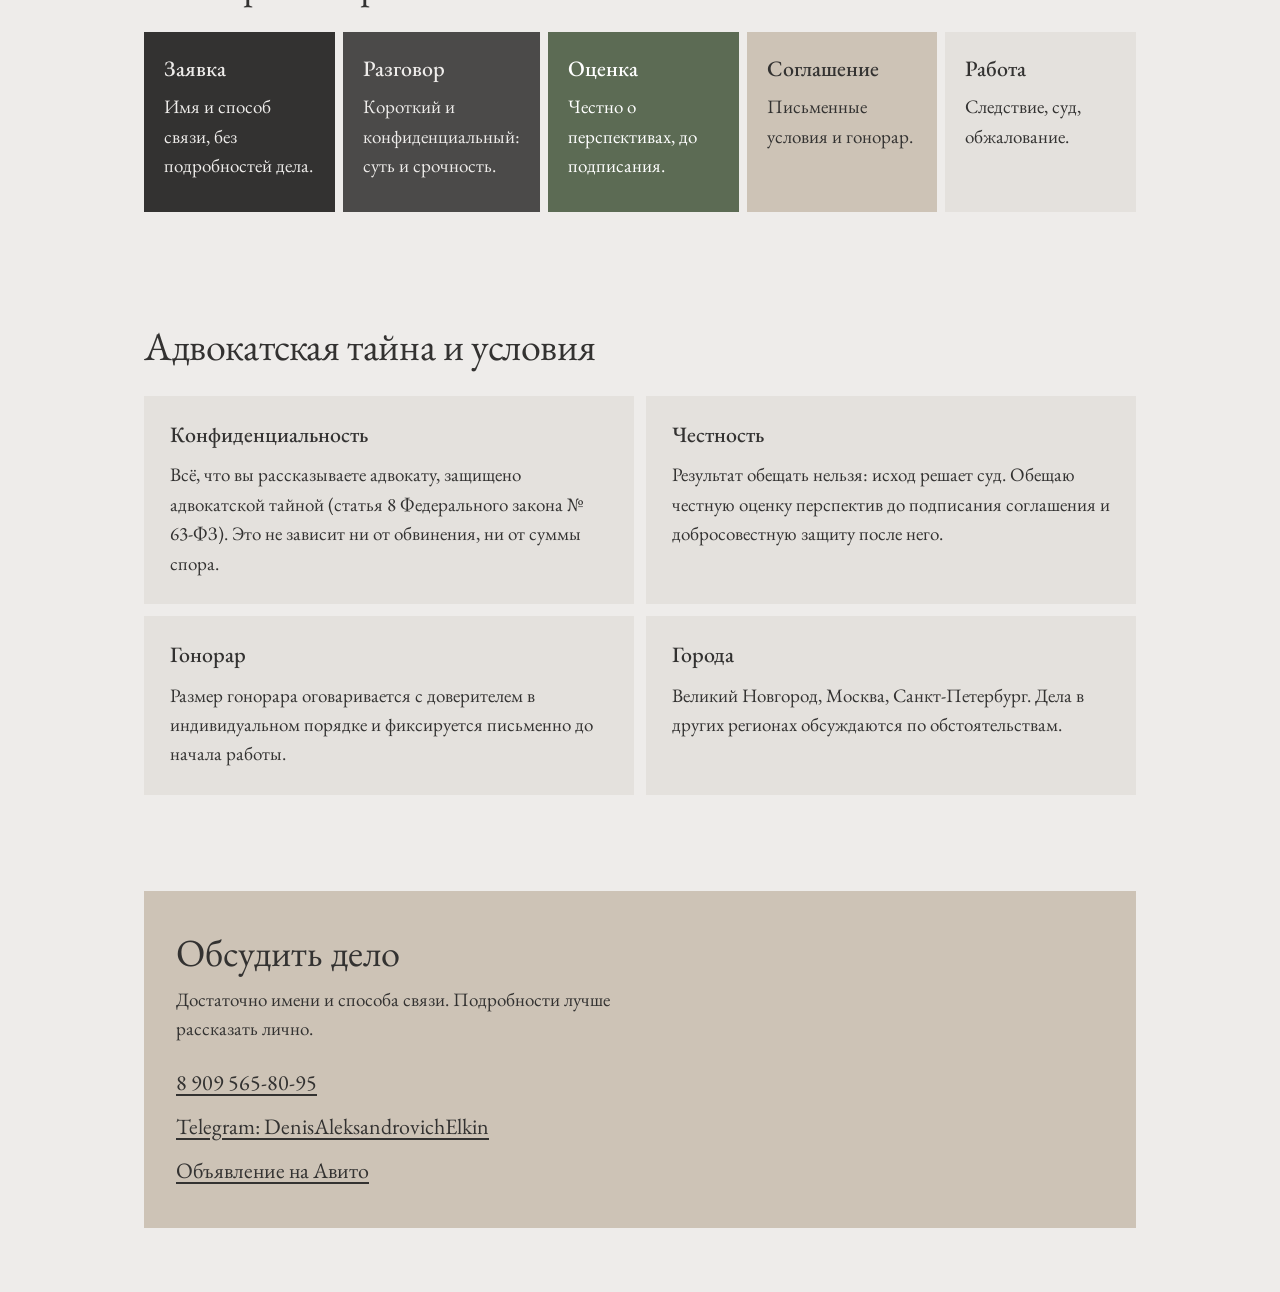
<file: presentation.html>
<!doctype html>
<html lang="ru">
<head>
<meta charset="utf-8">
<meta name="viewport" content="width=device-width, initial-scale=1">
<title>Адвокат Денис Ёлкин — защита и представительство</title>
<meta name="description" content="Уголовные и гражданские дела, арбитраж. Великий Новгород, Москва, Санкт-Петербург.">
<meta name="robots" content="noindex">
<link rel="icon" href="favicon.svg" type="image/svg+xml">
<link rel="preconnect" href="https://fonts.googleapis.com">
<link rel="preconnect" href="https://fonts.gstatic.com" crossorigin>
<link href="https://fonts.googleapis.com/css2?family=EB+Garamond:ital,wght@0,400;0,500;1,400&amp;family=Marck+Script&amp;subset=cyrillic&amp;display=swap" rel="stylesheet">
<link rel="stylesheet" href="materials.css">
<script>document.documentElement.classList.add('js');</script>
</head>
<body>
<div class="doc-bar"><div class="doc-bar__inner">
  <span class="doc-bar__back script">Денис Ёлкин</span>
  <div class="doc-bar__actions"><a class="btn btn--ghost" href="index.html">На сайт</a></div>
</div></div>
<div class="wrap">
<section class="doc-hero"><p class="tag">Адвокат · уголовные и гражданские дела</p><h1>Защита, когда на кону свобода и репутация</h1>
<p class="doc-hero__lead">Денис Александрович Ёлкин, адвокат Адвокатской палаты Новгородской области, коллегия адвокатов «Бабиченко и коллеги», № 53/502 в реестре адвокатов. Практика в Великом Новгороде, Москве и Санкт-Петербурге.</p></section>
<section class="sec"><div class="two js-fade"><img class="portrait" src="img/elkin-2.jpg" width="960" height="1200" alt="Адвокат Денис Ёлкин"><div>
<h2 style="font-size:clamp(1.75rem,3.4vw,2.5rem);line-height:1.1;font-weight:400">Чем занимаюсь</h2>
<div class="card" style="margin-top:20px"><p class="card__title">Уголовные дела любой категории и сложности</p><ul><li>преступления против личности, в том числе «глухари» и преступления прошлых лет;</li><li>должностные и военные преступления;</li><li>против половой неприкосновенности, ДТП, мошенничество, разбой, грабёж;</li><li>ятрогенные преступления и дела в сфере медицины;</li><li>защита и представительство потерпевших, от сообщения о преступлении в КУСП до кассации.</li></ul></div>
<div class="card"><p class="card__title">Гражданские дела и споры с органами власти</p><ul><li>земельные споры, аренда, права собственности на землю и недвижимость;</li><li>споры с государственными и муниципальными органами любого уровня;</li><li>споры с медицинскими учреждениями и их должностными лицами;</li><li>консультации по медицинскому праву.</li></ul></div>
<div class="card"><p class="card__title">Арбитраж для компаний</p><ul><li>договорные и корпоративные споры;</li><li>взыскание и защита активов.</li></ul></div>
</div></div></section>
<section class="sec"><h2 class="js-fade">Как строится работа</h2>
<ol class="steps js-fade"><li><b>Заявка</b>Имя и способ связи, без подробностей дела.</li><li><b>Разговор</b>Короткий и конфиденциальный: суть и срочность.</li><li><b>Оценка</b>Честно о перспективах, до подписания.</li><li><b>Соглашение</b>Письменные условия и гонорар.</li><li><b>Работа</b>Следствие, суд, обжалование.</li></ol></section>
<section class="sec"><h2 class="js-fade">Адвокатская тайна и условия</h2>
<div class="grid grid--2"><div class="card js-fade"><p class="card__title">Конфиденциальность</p><p>Всё, что вы рассказываете адвокату, защищено адвокатской тайной (статья 8 Федерального закона № 63-ФЗ). Это не зависит ни от обвинения, ни от суммы спора.</p></div>
<div class="card js-fade"><p class="card__title">Честность</p><p>Результат обещать нельзя: исход решает суд. Обещаю честную оценку перспектив до подписания соглашения и добросовестную защиту после него.</p></div>
<div class="card js-fade"><p class="card__title">Гонорар</p><p>Размер гонорара оговаривается с доверителем в индивидуальном порядке и фиксируется письменно до начала работы.</p></div>
<div class="card js-fade"><p class="card__title">Города</p><p>Великий Новгород, Москва, Санкт-Петербург. Дела в других регионах обсуждаются по обстоятельствам.</p></div></div></section>
<div class="cta-final js-fade"><h2>Обсудить дело</h2><p>Достаточно имени и способа связи. Подробности лучше рассказать лично.</p>
<div class="contact-row"><a href="tel:+79095658095">8 909 565-80-95</a><a href="https://t.me/DenisAleksandrovichElkin" target="_blank" rel="noopener">Telegram: DenisAleksandrovichElkin</a><a href="https://www.avito.ru/velikiy_novgorod/predlozheniya_uslug/advokat_denis_aleksandrovich_elkin_4994086513" target="_blank" rel="noopener">Объявление на Авито</a></div></div>
</div>
<script>
(function(){var els=[].slice.call(document.querySelectorAll('.js-fade'));function c(){els.forEach(function(e){if(!e.classList.contains('in')&&e.getBoundingClientRect().top<innerHeight*.95)e.classList.add('in')})}
addEventListener('scroll',c,{passive:true});addEventListener('resize',c);c();setTimeout(c,300)})();
</script>
</body>
</html>
</file>
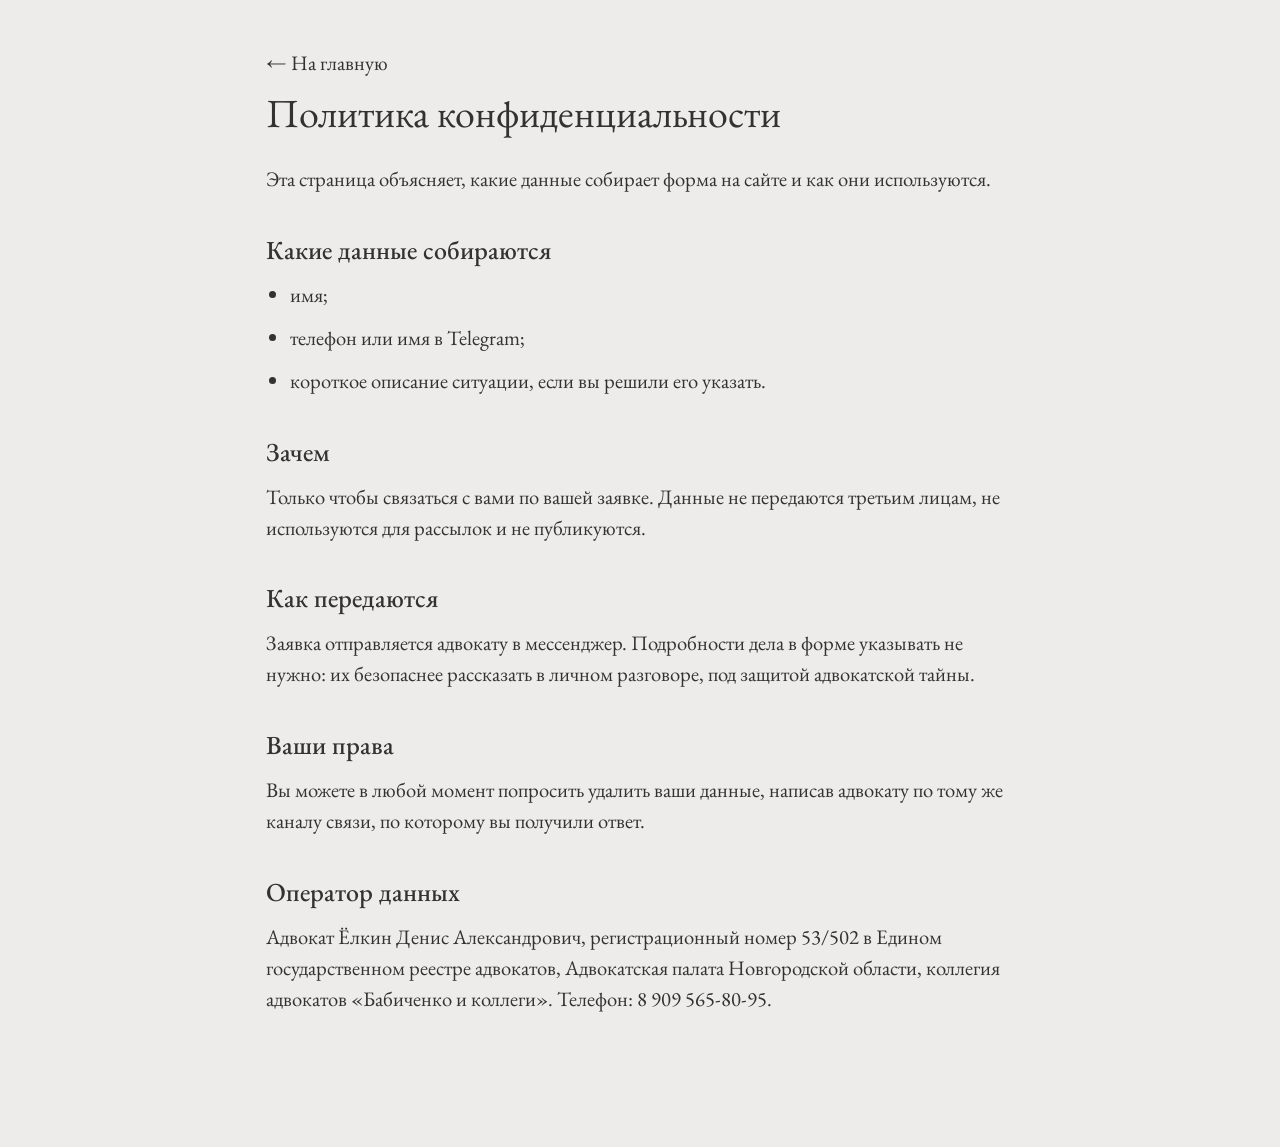
<file: privacy.html>
<!doctype html>
<html lang="ru">
<head>
<meta charset="utf-8">
<meta name="viewport" content="width=device-width, initial-scale=1">
<title>Политика конфиденциальности</title>
<meta name="robots" content="noindex">
<link rel="icon" href="favicon.svg" type="image/svg+xml">
<link href="https://fonts.googleapis.com/css2?family=EB+Garamond:ital,wght@0,400;0,500;1,400&amp;subset=cyrillic&amp;display=swap" rel="stylesheet">
<link rel="stylesheet" href="styles.css">
</head>
<body>
<div class="doc">
  <p><a href="index.html">← На главную</a></p>
  <h1>Политика конфиденциальности</h1>
  <p>Эта страница объясняет, какие данные собирает форма на сайте и как они используются.</p>
  <h2>Какие данные собираются</h2>
  <ul>
    <li>имя;</li>
    <li>телефон или имя в Telegram;</li>
    <li>короткое описание ситуации, если вы решили его указать.</li>
  </ul>
  <h2>Зачем</h2>
  <p>Только чтобы связаться с вами по вашей заявке. Данные не передаются третьим лицам, не используются для рассылок и не публикуются.</p>
  <h2>Как передаются</h2>
  <p>Заявка отправляется адвокату в мессенджер. Подробности дела в форме указывать не нужно: их безопаснее рассказать в личном разговоре, под защитой адвокатской тайны.</p>
  <h2>Ваши права</h2>
  <p>Вы можете в любой момент попросить удалить ваши данные, написав адвокату по тому же каналу связи, по которому вы получили ответ.</p>
  <h2>Оператор данных</h2>
  <p>Адвокат Ёлкин Денис Александрович, регистрационный номер 53/502 в Едином государственном реестре адвокатов, Адвокатская палата Новгородской области, коллегия адвокатов «Бабиченко и коллеги». Телефон: 8 909 565-80-95.</p>
</div>
</body>
</html>
</file>
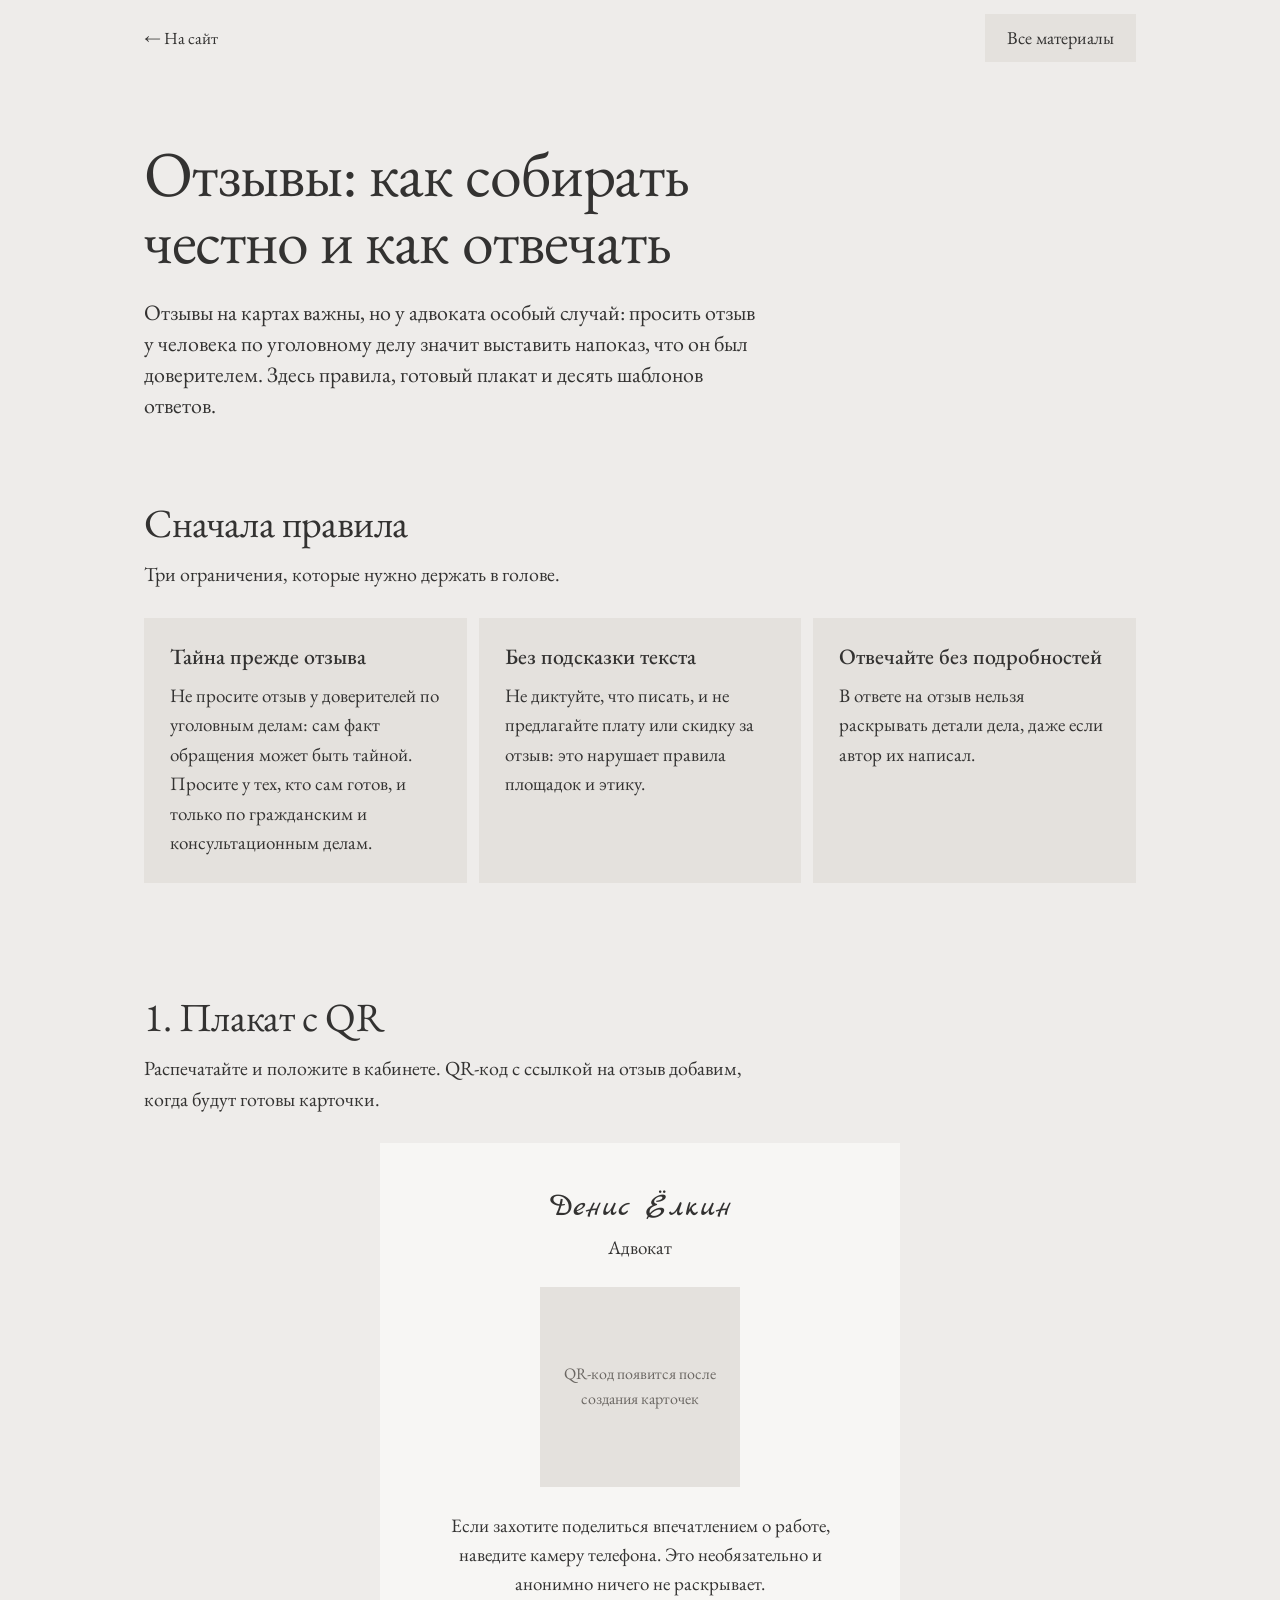
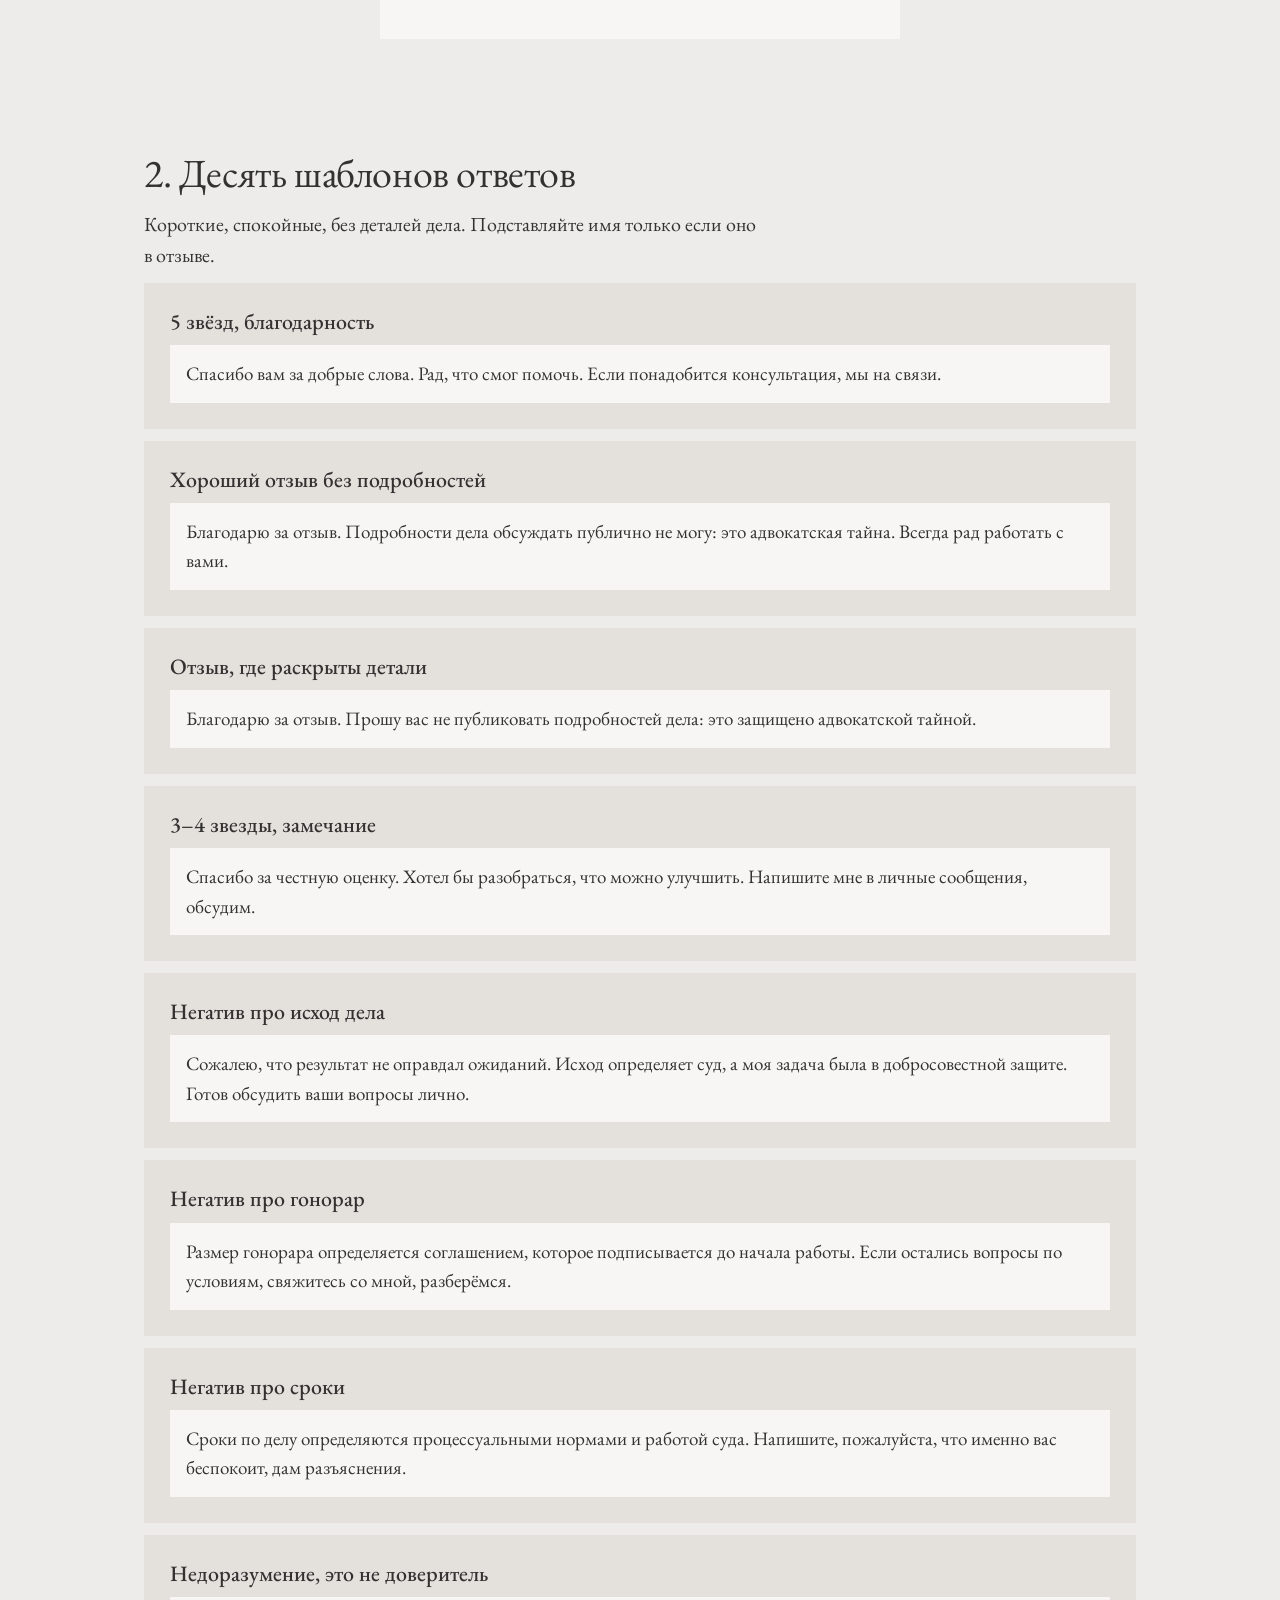
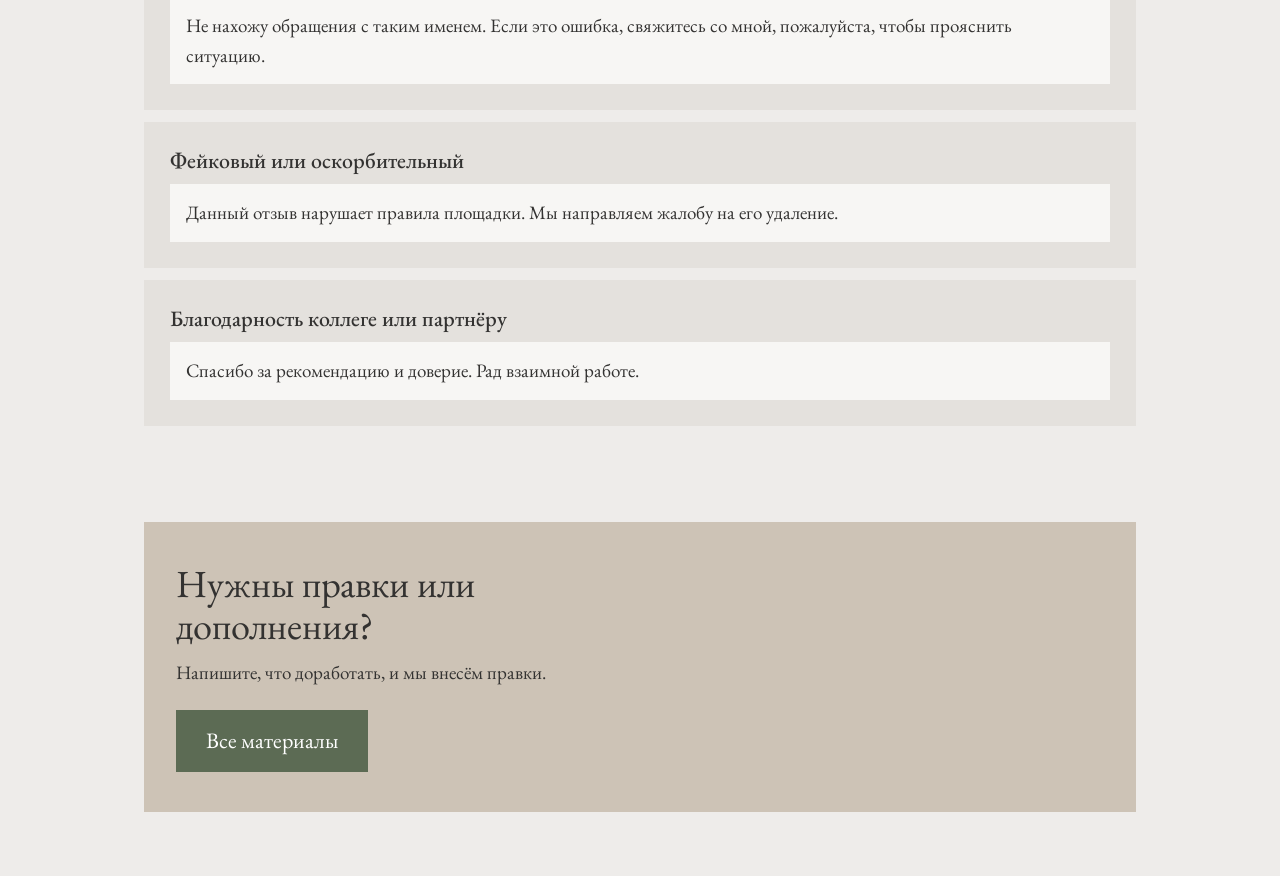
<file: reviews.html>
<!doctype html>
<html lang="ru">
<head>
<meta charset="utf-8">
<meta name="viewport" content="width=device-width, initial-scale=1">
<title>Отзывы — адвокат Денис Ёлкин</title>
<meta name="description" content="Плакат для отзывов и шаблоны ответов.">
<meta name="robots" content="noindex">
<link rel="icon" href="favicon.svg" type="image/svg+xml">
<link rel="preconnect" href="https://fonts.googleapis.com">
<link rel="preconnect" href="https://fonts.gstatic.com" crossorigin>
<link href="https://fonts.googleapis.com/css2?family=EB+Garamond:ital,wght@0,400;0,500;1,400&amp;family=Marck+Script&amp;subset=cyrillic&amp;display=swap" rel="stylesheet">
<link rel="stylesheet" href="materials.css">
<script>document.documentElement.classList.add('js');</script>
</head>
<body>
<div class="doc-bar"><div class="doc-bar__inner">
  <a href="index.html" class="doc-bar__back">← <span>На сайт</span></a>
  <div class="doc-bar__actions"><a class="btn btn--ghost" href="materials.html">Все материалы</a></div>
</div></div>
<div class="wrap">
<style>.poster{background:var(--paper);padding:40px;text-align:center;max-width:520px;margin:28px auto 0}.poster h3{font-size:2rem;font-weight:400}.qrbox{width:200px;height:200px;margin:24px auto;background:var(--surface);display:grid;place-items:center;color:var(--muted);font-size:1rem;padding:10px}.copy{background:var(--paper);padding:14px 16px;margin-top:10px;white-space:pre-line}</style>
<section class="doc-hero"><h1>Отзывы: как собирать честно и как отвечать</h1>
<p class="doc-hero__lead">Отзывы на картах важны, но у адвоката особый случай: просить отзыв у человека по уголовному делу значит выставить напоказ, что он был доверителем. Здесь правила, готовый плакат и десять шаблонов ответов.</p></section>
<section class="sec" id="rules"><h2 class="js-fade">Сначала правила</h2><p class="sec__lead js-fade">Три ограничения, которые нужно держать в голове.</p><div class="grid grid--3"><div class="card js-fade"><div class="card__head"><p class="card__title">Тайна прежде отзыва</p></div><p>Не просите отзыв у доверителей по уголовным делам: сам факт обращения может быть тайной. Просите у тех, кто сам готов, и только по гражданским и консультационным делам.</p></div><div class="card js-fade"><div class="card__head"><p class="card__title">Без подсказки текста</p></div><p>Не диктуйте, что писать, и не предлагайте плату или скидку за отзыв: это нарушает правила площадок и этику.</p></div><div class="card js-fade"><div class="card__head"><p class="card__title">Отвечайте без подробностей</p></div><p>В ответе на отзыв нельзя раскрывать детали дела, даже если автор их написал.</p></div></div></section>
<section class="sec" id="poster"><h2 class="js-fade">1. Плакат с QR</h2><p class="sec__lead js-fade">Распечатайте и положите в кабинете. QR-код с ссылкой на отзыв добавим, когда будут готовы карточки.</p><div class="poster js-fade"><h3 class="script">Денис Ёлкин</h3><p>Адвокат</p><div class="qrbox">QR-код появится после создания карточек</div><p>Если захотите поделиться впечатлением о работе, наведите камеру телефона. Это необязательно и анонимно ничего не раскрывает.</p></div></section>
<section class="sec" id="replies"><h2 class="js-fade">2. Десять шаблонов ответов</h2><p class="sec__lead js-fade">Короткие, спокойные, без деталей дела. Подставляйте имя только если оно в отзыве.</p><div class="card js-fade"><div class="card__head"><p class="card__title">5 звёзд, благодарность</p></div><div class="copy">Спасибо вам за добрые слова. Рад, что смог помочь. Если понадобится консультация, мы на связи.</div></div><div class="card js-fade"><div class="card__head"><p class="card__title">Хороший отзыв без подробностей</p></div><div class="copy">Благодарю за отзыв. Подробности дела обсуждать публично не могу: это адвокатская тайна. Всегда рад работать с вами.</div></div><div class="card js-fade"><div class="card__head"><p class="card__title">Отзыв, где раскрыты детали</p></div><div class="copy">Благодарю за отзыв. Прошу вас не публиковать подробностей дела: это защищено адвокатской тайной.</div></div><div class="card js-fade"><div class="card__head"><p class="card__title">3–4 звезды, замечание</p></div><div class="copy">Спасибо за честную оценку. Хотел бы разобраться, что можно улучшить. Напишите мне в личные сообщения, обсудим.</div></div><div class="card js-fade"><div class="card__head"><p class="card__title">Негатив про исход дела</p></div><div class="copy">Сожалею, что результат не оправдал ожиданий. Исход определяет суд, а моя задача была в добросовестной защите. Готов обсудить ваши вопросы лично.</div></div><div class="card js-fade"><div class="card__head"><p class="card__title">Негатив про гонорар</p></div><div class="copy">Размер гонорара определяется соглашением, которое подписывается до начала работы. Если остались вопросы по условиям, свяжитесь со мной, разберёмся.</div></div><div class="card js-fade"><div class="card__head"><p class="card__title">Негатив про сроки</p></div><div class="copy">Сроки по делу определяются процессуальными нормами и работой суда. Напишите, пожалуйста, что именно вас беспокоит, дам разъяснения.</div></div><div class="card js-fade"><div class="card__head"><p class="card__title">Недоразумение, это не доверитель</p></div><div class="copy">Не нахожу обращения с таким именем. Если это ошибка, свяжитесь со мной, пожалуйста, чтобы прояснить ситуацию.</div></div><div class="card js-fade"><div class="card__head"><p class="card__title">Фейковый или оскорбительный</p></div><div class="copy">Данный отзыв нарушает правила площадки. Мы направляем жалобу на его удаление.</div></div><div class="card js-fade"><div class="card__head"><p class="card__title">Благодарность коллеге или партнёру</p></div><div class="copy">Спасибо за рекомендацию и доверие. Рад взаимной работе.</div></div></section>
<div class="cta-final js-fade"><h2>Нужны правки или дополнения?</h2><p>Напишите, что доработать, и мы внесём правки.</p><a class="btn btn--lg" href="materials.html">Все материалы</a></div>
</div>
<script>
(function(){var els=[].slice.call(document.querySelectorAll('.js-fade'));function c(){els.forEach(function(e){if(!e.classList.contains('in')&&e.getBoundingClientRect().top<innerHeight*.95)e.classList.add('in')})}
addEventListener('scroll',c,{passive:true});addEventListener('resize',c);c();setTimeout(c,300)})();
</script>
</body>
</html>
</file>
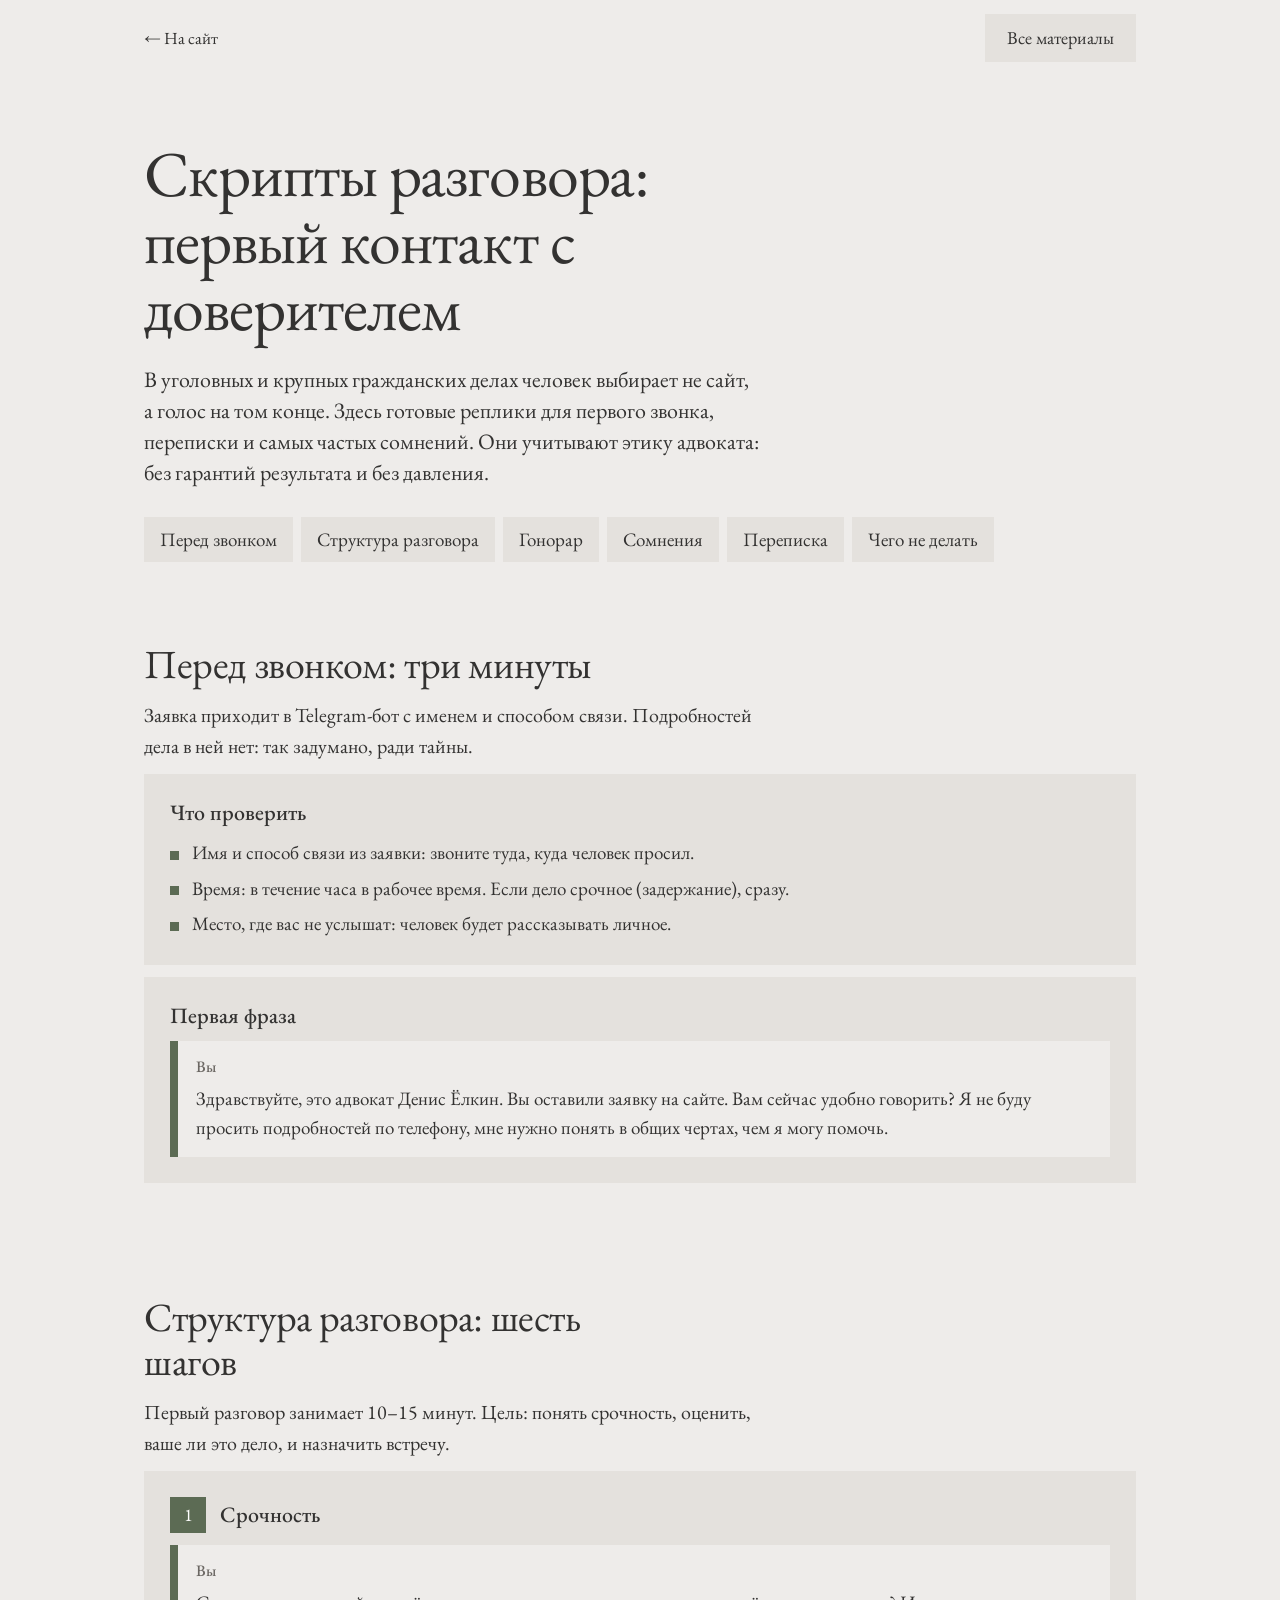
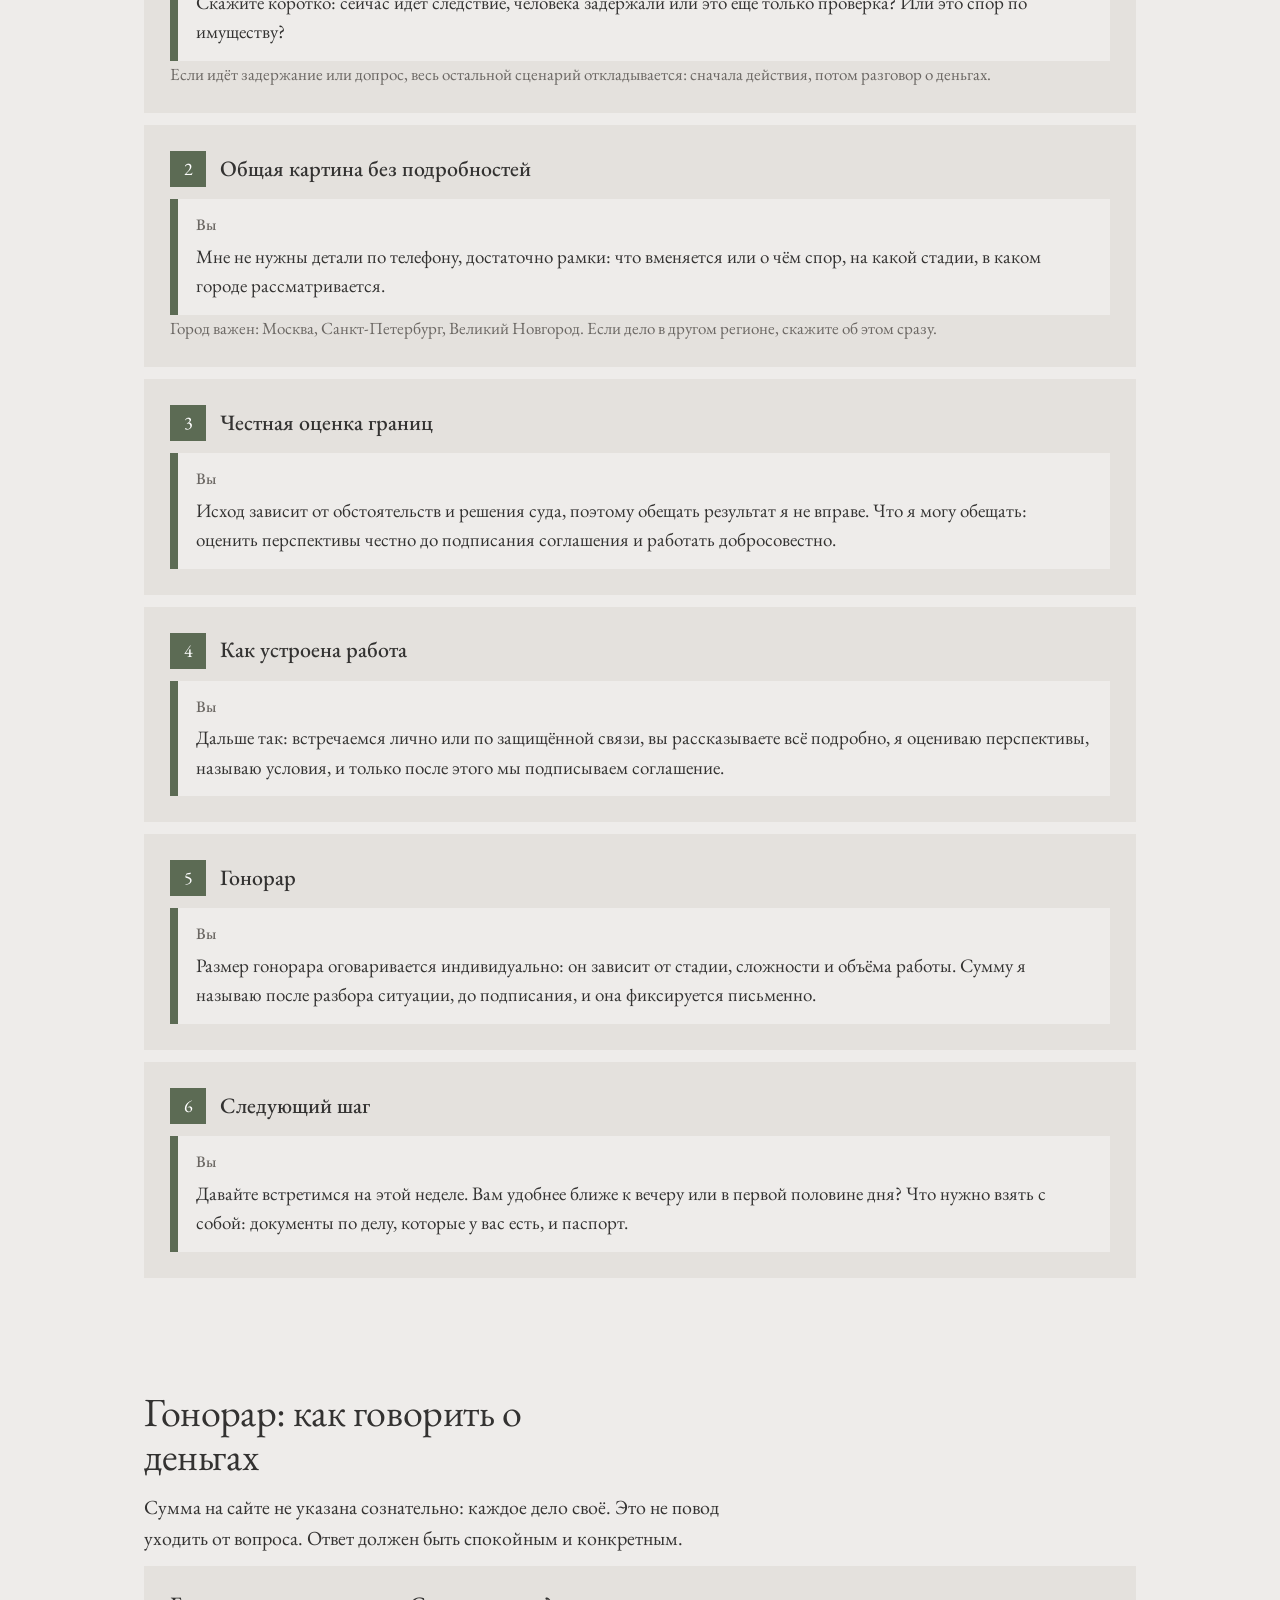
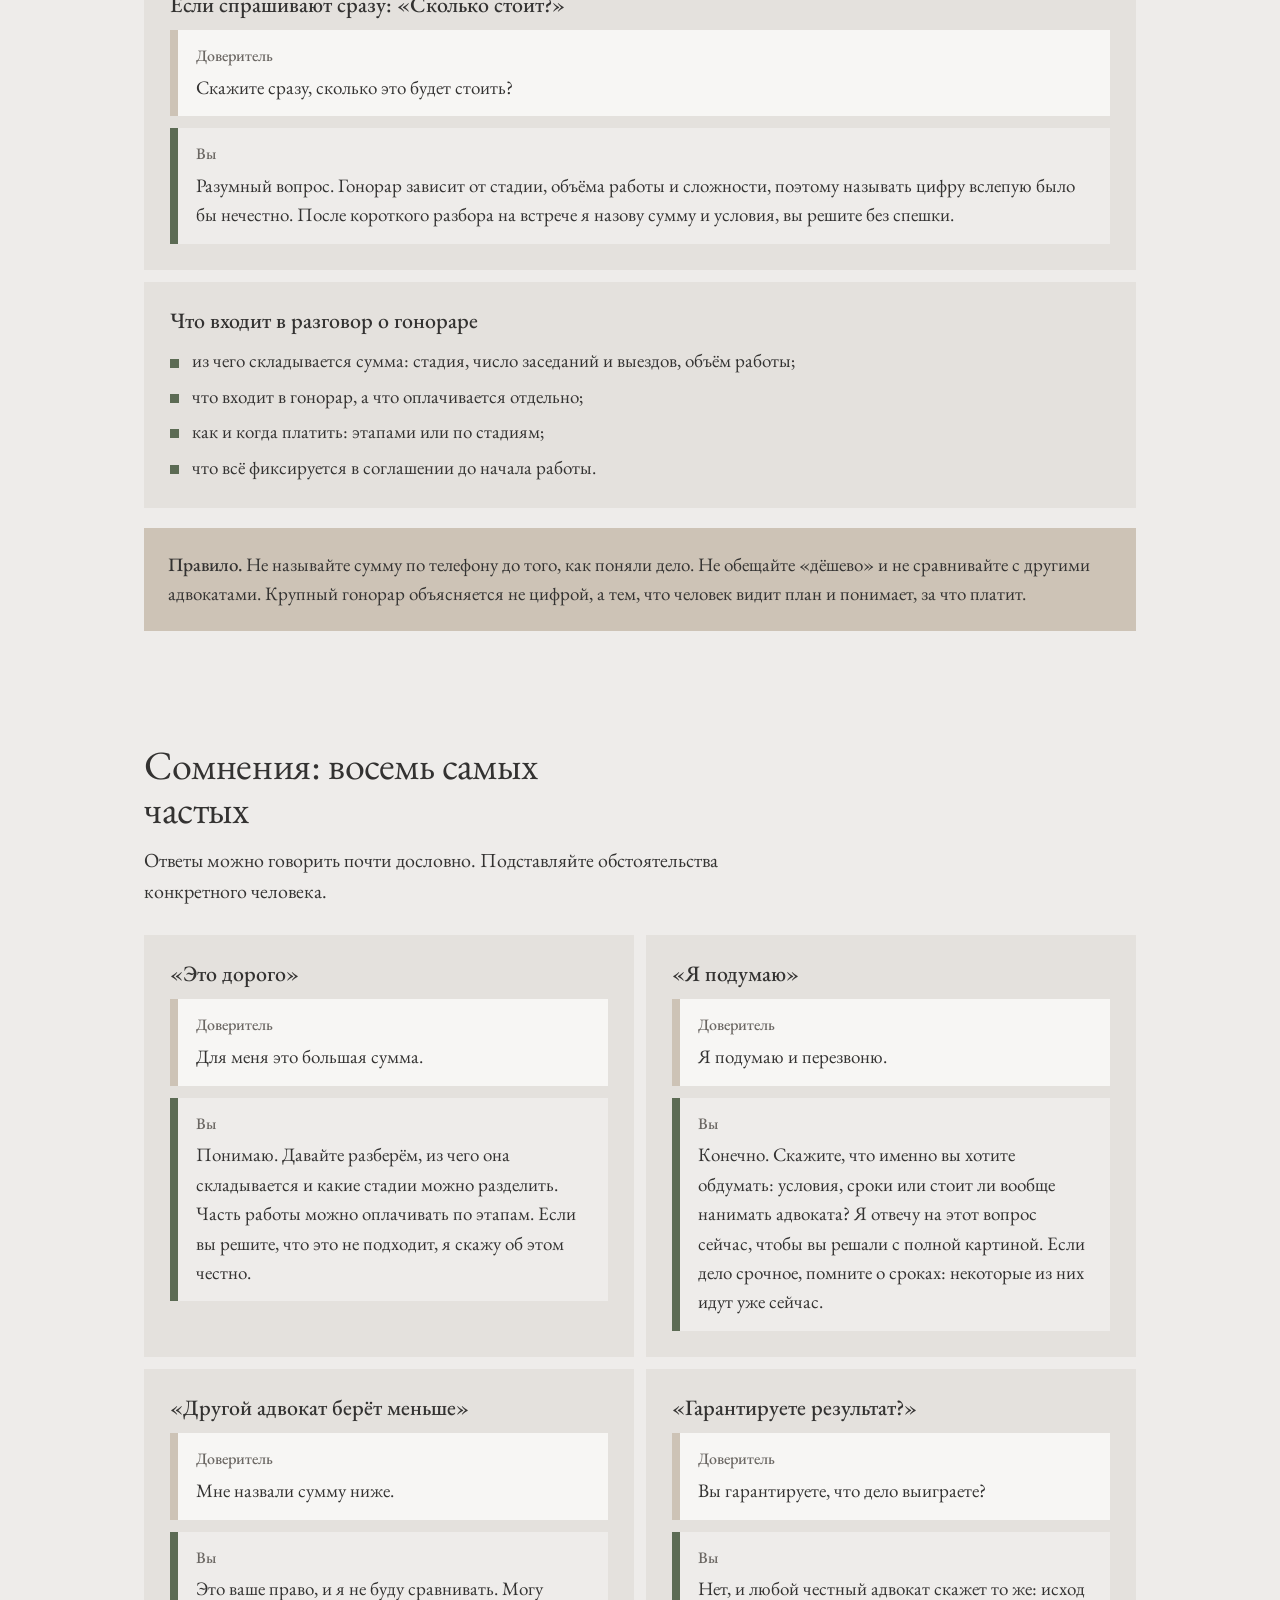
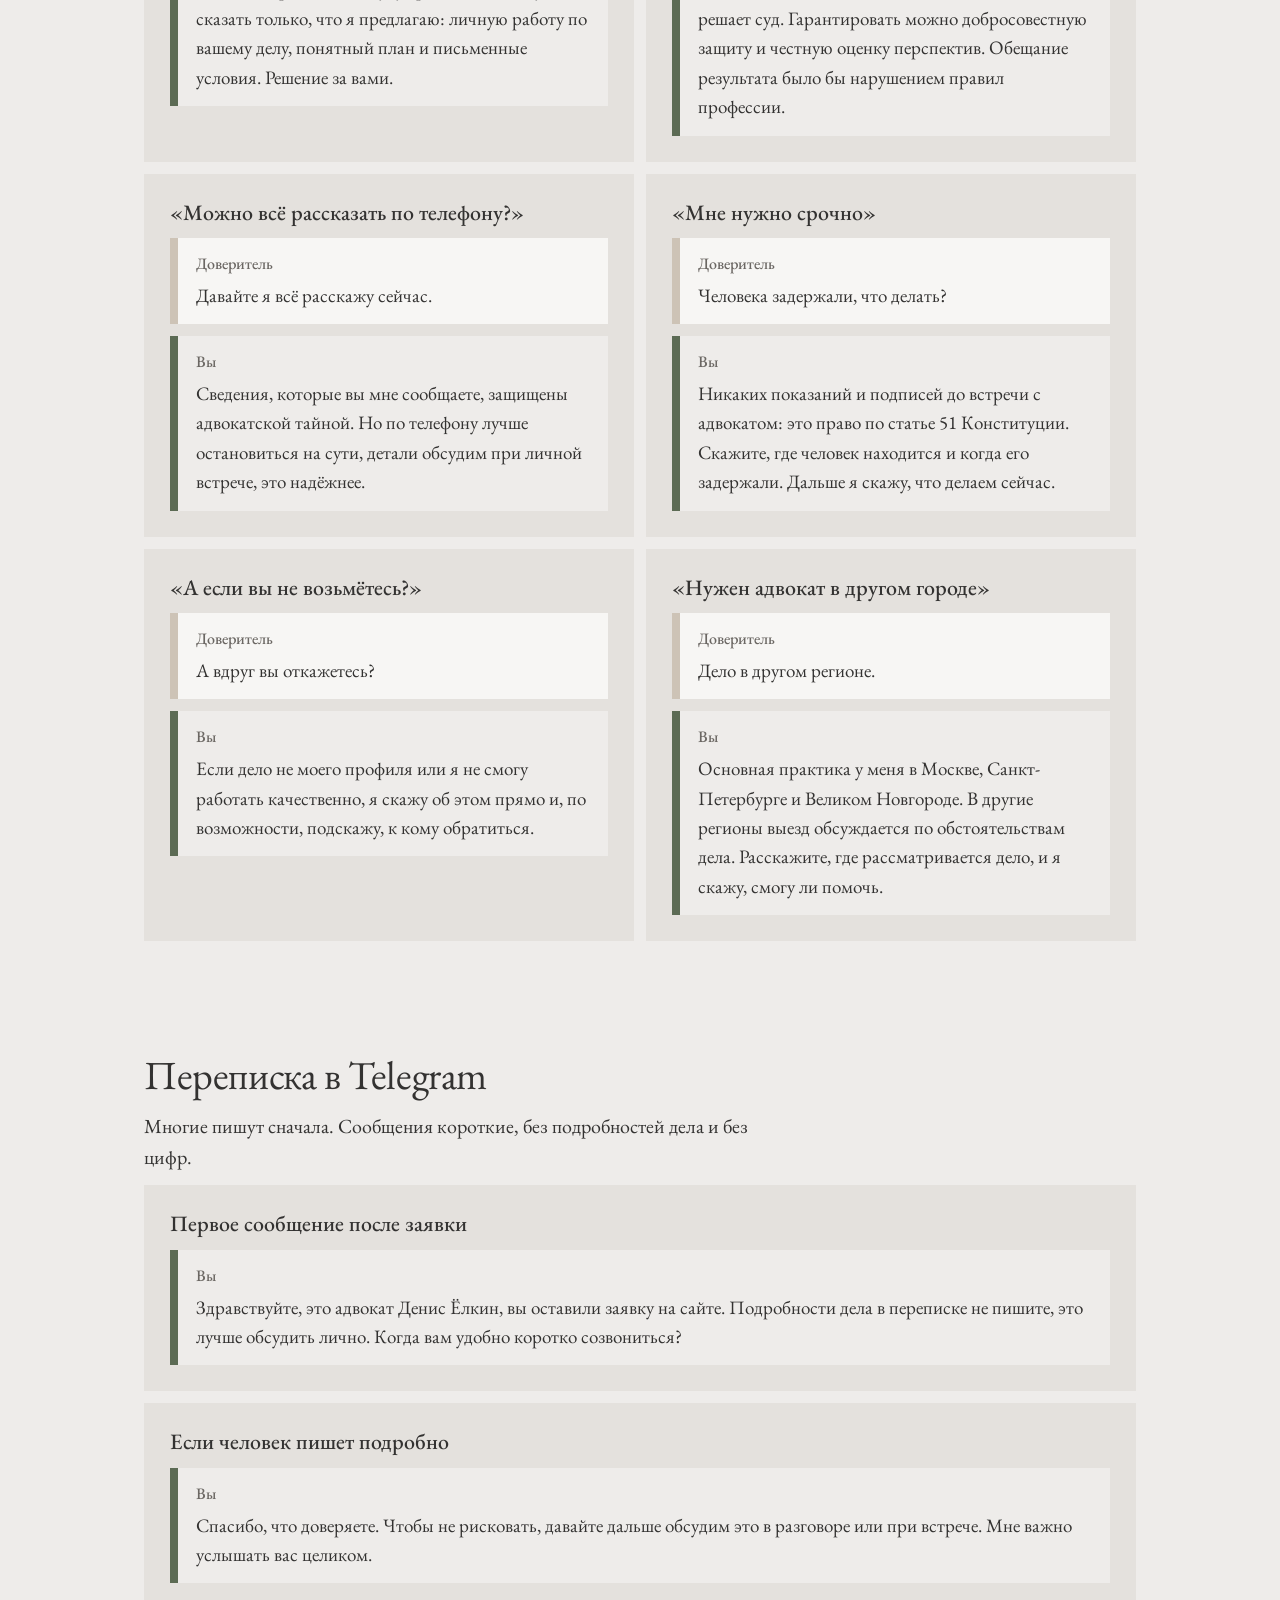
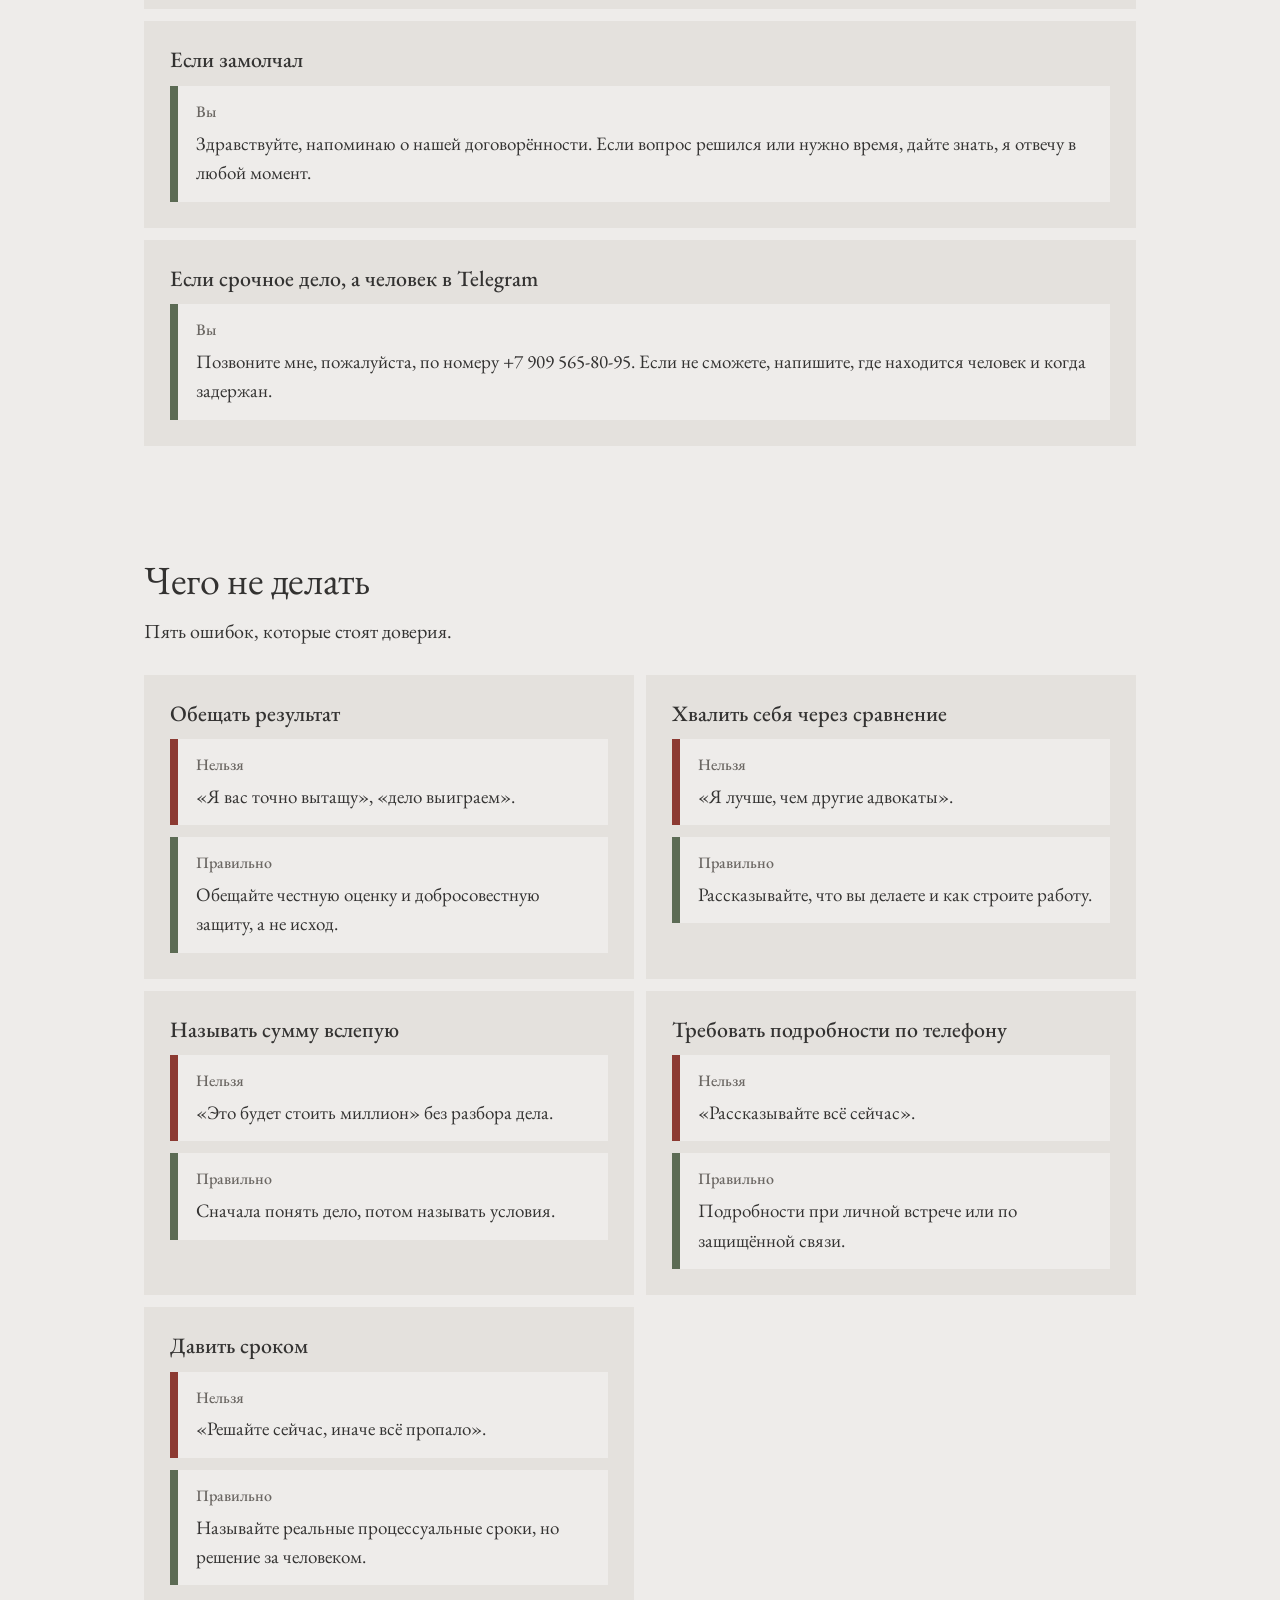
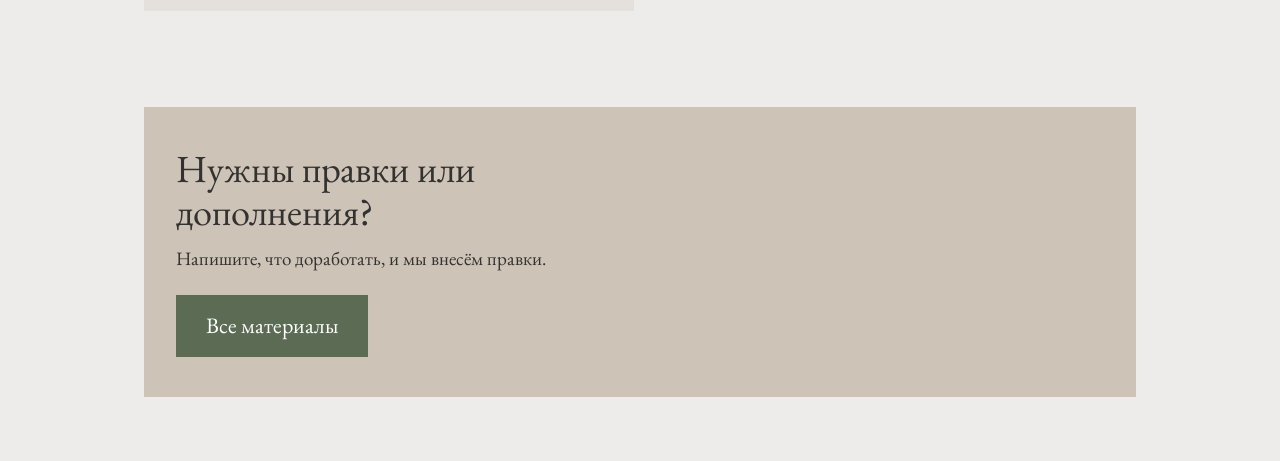
<file: scripts.html>
<!doctype html>
<html lang="ru">
<head>
<meta charset="utf-8">
<meta name="viewport" content="width=device-width, initial-scale=1">
<title>Скрипты разговора с доверителем — Денис Ёлкин</title>
<meta name="description" content="Как вести первый разговор, называть гонорар и отвечать на возражения.">
<meta name="robots" content="noindex">
<link rel="icon" href="favicon.svg" type="image/svg+xml">
<link rel="preconnect" href="https://fonts.googleapis.com">
<link rel="preconnect" href="https://fonts.gstatic.com" crossorigin>
<link href="https://fonts.googleapis.com/css2?family=EB+Garamond:ital,wght@0,400;0,500;1,400&amp;family=Marck+Script&amp;subset=cyrillic&amp;display=swap" rel="stylesheet">
<link rel="stylesheet" href="materials.css">
<script>document.documentElement.classList.add('js');</script>
</head>
<body>
<div class="doc-bar"><div class="doc-bar__inner">
  <a href="index.html" class="doc-bar__back">← <span>На сайт</span></a>
  <div class="doc-bar__actions"><a class="btn btn--ghost" href="materials.html">Все материалы</a></div>
</div></div>
<div class="wrap">
<section class="doc-hero"><h1>Скрипты разговора: первый контакт с доверителем</h1>
<p class="doc-hero__lead">В уголовных и крупных гражданских делах человек выбирает не сайт, а голос на том конце. Здесь готовые реплики для первого звонка, переписки и самых частых сомнений. Они учитывают этику адвоката: без гарантий результата и без давления.</p>
<nav class="toc"><a href="#prep">Перед звонком</a><a href="#call">Структура разговора</a><a href="#fee">Гонорар</a><a href="#obj">Сомнения</a><a href="#chat">Переписка</a><a href="#stop">Чего не делать</a></nav></section>
<section class="sec" id="prep"><h2 class="js-fade">Перед звонком: три минуты</h2><p class="sec__lead js-fade">Заявка приходит в Telegram-бот с именем и способом связи. Подробностей дела в ней нет: так задумано, ради тайны.</p><div class="card js-fade"><div class="card__head"><p class="card__title">Что проверить</p></div><ul><li>Имя и способ связи из заявки: звоните туда, куда человек просил.</li><li>Время: в течение часа в рабочее время. Если дело срочное (задержание), сразу.</li><li>Место, где вас не услышат: человек будет рассказывать личное.</li></ul></div><div class="card js-fade"><div class="card__head"><p class="card__title">Первая фраза</p></div><div class="say"><span class="say__who">Вы</span>Здравствуйте, это адвокат Денис Ёлкин. Вы оставили заявку на сайте. Вам сейчас удобно говорить? Я не буду просить подробностей по телефону, мне нужно понять в общих чертах, чем я могу помочь.</div></div></section>
<section class="sec" id="call"><h2 class="js-fade">Структура разговора: шесть шагов</h2><p class="sec__lead js-fade">Первый разговор занимает 10–15 минут. Цель: понять срочность, оценить, ваше ли это дело, и назначить встречу.</p><div class="card js-fade"><div class="card__head"><span class="card__step">1</span><p class="card__title">Срочность</p></div><div class="say"><span class="say__who">Вы</span>Скажите коротко: сейчас идёт следствие, человека задержали или это ещё только проверка? Или это спор по имуществу?</div><p class="card__note">Если идёт задержание или допрос, весь остальной сценарий откладывается: сначала действия, потом разговор о деньгах.</p></div><div class="card js-fade"><div class="card__head"><span class="card__step">2</span><p class="card__title">Общая картина без подробностей</p></div><div class="say"><span class="say__who">Вы</span>Мне не нужны детали по телефону, достаточно рамки: что вменяется или о чём спор, на какой стадии, в каком городе рассматривается.</div><p class="card__note">Город важен: Москва, Санкт-Петербург, Великий Новгород. Если дело в другом регионе, скажите об этом сразу.</p></div><div class="card js-fade"><div class="card__head"><span class="card__step">3</span><p class="card__title">Честная оценка границ</p></div><div class="say"><span class="say__who">Вы</span>Исход зависит от обстоятельств и решения суда, поэтому обещать результат я не вправе. Что я могу обещать: оценить перспективы честно до подписания соглашения и работать добросовестно.</div></div><div class="card js-fade"><div class="card__head"><span class="card__step">4</span><p class="card__title">Как устроена работа</p></div><div class="say"><span class="say__who">Вы</span>Дальше так: встречаемся лично или по защищённой связи, вы рассказываете всё подробно, я оцениваю перспективы, называю условия, и только после этого мы подписываем соглашение.</div></div><div class="card js-fade"><div class="card__head"><span class="card__step">5</span><p class="card__title">Гонорар</p></div><div class="say"><span class="say__who">Вы</span>Размер гонорара оговаривается индивидуально: он зависит от стадии, сложности и объёма работы. Сумму я называю после разбора ситуации, до подписания, и она фиксируется письменно.</div></div><div class="card js-fade"><div class="card__head"><span class="card__step">6</span><p class="card__title">Следующий шаг</p></div><div class="say"><span class="say__who">Вы</span>Давайте встретимся на этой неделе. Вам удобнее ближе к вечеру или в первой половине дня? Что нужно взять с собой: документы по делу, которые у вас есть, и паспорт.</div></div></section>
<section class="sec" id="fee"><h2 class="js-fade">Гонорар: как говорить о деньгах</h2><p class="sec__lead js-fade">Сумма на сайте не указана сознательно: каждое дело своё. Это не повод уходить от вопроса. Ответ должен быть спокойным и конкретным.</p><div class="card js-fade"><div class="card__head"><p class="card__title">Если спрашивают сразу: «Сколько стоит?»</p></div><div class="say say--client"><span class="say__who">Доверитель</span>Скажите сразу, сколько это будет стоить?</div><div class="say"><span class="say__who">Вы</span>Разумный вопрос. Гонорар зависит от стадии, объёма работы и сложности, поэтому называть цифру вслепую было бы нечестно. После короткого разбора на встрече я назову сумму и условия, вы решите без спешки.</div></div><div class="card js-fade"><div class="card__head"><p class="card__title">Что входит в разговор о гонораре</p></div><ul><li>из чего складывается сумма: стадия, число заседаний и выездов, объём работы;</li><li>что входит в гонорар, а что оплачивается отдельно;</li><li>как и когда платить: этапами или по стадиям;</li><li>что всё фиксируется в соглашении до начала работы.</li></ul></div><div class="tip js-fade"><b>Правило.</b> Не называйте сумму по телефону до того, как поняли дело. Не обещайте «дёшево» и не сравнивайте с другими адвокатами. Крупный гонорар объясняется не цифрой, а тем, что человек видит план и понимает, за что платит.</div></section>
<section class="sec" id="obj"><h2 class="js-fade">Сомнения: восемь самых частых</h2><p class="sec__lead js-fade">Ответы можно говорить почти дословно. Подставляйте обстоятельства конкретного человека.</p><div class="grid grid--2"><div class="card js-fade"><div class="card__head"><p class="card__title">«Это дорого»</p></div><div class="say say--client"><span class="say__who">Доверитель</span>Для меня это большая сумма.</div><div class="say"><span class="say__who">Вы</span>Понимаю. Давайте разберём, из чего она складывается и какие стадии можно разделить. Часть работы можно оплачивать по этапам. Если вы решите, что это не подходит, я скажу об этом честно.</div></div><div class="card js-fade"><div class="card__head"><p class="card__title">«Я подумаю»</p></div><div class="say say--client"><span class="say__who">Доверитель</span>Я подумаю и перезвоню.</div><div class="say"><span class="say__who">Вы</span>Конечно. Скажите, что именно вы хотите обдумать: условия, сроки или стоит ли вообще нанимать адвоката? Я отвечу на этот вопрос сейчас, чтобы вы решали с полной картиной. Если дело срочное, помните о сроках: некоторые из них идут уже сейчас.</div></div><div class="card js-fade"><div class="card__head"><p class="card__title">«Другой адвокат берёт меньше»</p></div><div class="say say--client"><span class="say__who">Доверитель</span>Мне назвали сумму ниже.</div><div class="say"><span class="say__who">Вы</span>Это ваше право, и я не буду сравнивать. Могу сказать только, что я предлагаю: личную работу по вашему делу, понятный план и письменные условия. Решение за вами.</div></div><div class="card js-fade"><div class="card__head"><p class="card__title">«Гарантируете результат?»</p></div><div class="say say--client"><span class="say__who">Доверитель</span>Вы гарантируете, что дело выиграете?</div><div class="say"><span class="say__who">Вы</span>Нет, и любой честный адвокат скажет то же: исход решает суд. Гарантировать можно добросовестную защиту и честную оценку перспектив. Обещание результата было бы нарушением правил профессии.</div></div><div class="card js-fade"><div class="card__head"><p class="card__title">«Можно всё рассказать по телефону?»</p></div><div class="say say--client"><span class="say__who">Доверитель</span>Давайте я всё расскажу сейчас.</div><div class="say"><span class="say__who">Вы</span>Сведения, которые вы мне сообщаете, защищены адвокатской тайной. Но по телефону лучше остановиться на сути, детали обсудим при личной встрече, это надёжнее.</div></div><div class="card js-fade"><div class="card__head"><p class="card__title">«Мне нужно срочно»</p></div><div class="say say--client"><span class="say__who">Доверитель</span>Человека задержали, что делать?</div><div class="say"><span class="say__who">Вы</span>Никаких показаний и подписей до встречи с адвокатом: это право по статье 51 Конституции. Скажите, где человек находится и когда его задержали. Дальше я скажу, что делаем сейчас.</div></div><div class="card js-fade"><div class="card__head"><p class="card__title">«А если вы не возьмётесь?»</p></div><div class="say say--client"><span class="say__who">Доверитель</span>А вдруг вы откажетесь?</div><div class="say"><span class="say__who">Вы</span>Если дело не моего профиля или я не смогу работать качественно, я скажу об этом прямо и, по возможности, подскажу, к кому обратиться.</div></div><div class="card js-fade"><div class="card__head"><p class="card__title">«Нужен адвокат в другом городе»</p></div><div class="say say--client"><span class="say__who">Доверитель</span>Дело в другом регионе.</div><div class="say"><span class="say__who">Вы</span>Основная практика у меня в Москве, Санкт-Петербурге и Великом Новгороде. В другие регионы выезд обсуждается по обстоятельствам дела. Расскажите, где рассматривается дело, и я скажу, смогу ли помочь.</div></div></div></section>
<section class="sec" id="chat"><h2 class="js-fade">Переписка в Telegram</h2><p class="sec__lead js-fade">Многие пишут сначала. Сообщения короткие, без подробностей дела и без цифр.</p><div class="card js-fade"><div class="card__head"><p class="card__title">Первое сообщение после заявки</p></div><div class="say"><span class="say__who">Вы</span>Здравствуйте, это адвокат Денис Ёлкин, вы оставили заявку на сайте. Подробности дела в переписке не пишите, это лучше обсудить лично. Когда вам удобно коротко созвониться?</div></div><div class="card js-fade"><div class="card__head"><p class="card__title">Если человек пишет подробно</p></div><div class="say"><span class="say__who">Вы</span>Спасибо, что доверяете. Чтобы не рисковать, давайте дальше обсудим это в разговоре или при встрече. Мне важно услышать вас целиком.</div></div><div class="card js-fade"><div class="card__head"><p class="card__title">Если замолчал</p></div><div class="say"><span class="say__who">Вы</span>Здравствуйте, напоминаю о нашей договорённости. Если вопрос решился или нужно время, дайте знать, я отвечу в любой момент.</div></div><div class="card js-fade"><div class="card__head"><p class="card__title">Если срочное дело, а человек в Telegram</p></div><div class="say"><span class="say__who">Вы</span>Позвоните мне, пожалуйста, по номеру +7 909 565-80-95. Если не сможете, напишите, где находится человек и когда задержан.</div></div></section>
<section class="sec" id="stop"><h2 class="js-fade">Чего не делать</h2><p class="sec__lead js-fade">Пять ошибок, которые стоят доверия.</p><div class="grid grid--2"><div class="card js-fade"><div class="card__head"><p class="card__title">Обещать результат</p></div><div class="say say--stop"><span class="say__who">Нельзя</span>«Я вас точно вытащу», «дело выиграем».</div><div class="say"><span class="say__who">Правильно</span>Обещайте честную оценку и добросовестную защиту, а не исход.</div></div><div class="card js-fade"><div class="card__head"><p class="card__title">Хвалить себя через сравнение</p></div><div class="say say--stop"><span class="say__who">Нельзя</span>«Я лучше, чем другие адвокаты».</div><div class="say"><span class="say__who">Правильно</span>Рассказывайте, что вы делаете и как строите работу.</div></div><div class="card js-fade"><div class="card__head"><p class="card__title">Называть сумму вслепую</p></div><div class="say say--stop"><span class="say__who">Нельзя</span>«Это будет стоить миллион» без разбора дела.</div><div class="say"><span class="say__who">Правильно</span>Сначала понять дело, потом называть условия.</div></div><div class="card js-fade"><div class="card__head"><p class="card__title">Требовать подробности по телефону</p></div><div class="say say--stop"><span class="say__who">Нельзя</span>«Рассказывайте всё сейчас».</div><div class="say"><span class="say__who">Правильно</span>Подробности при личной встрече или по защищённой связи.</div></div><div class="card js-fade"><div class="card__head"><p class="card__title">Давить сроком</p></div><div class="say say--stop"><span class="say__who">Нельзя</span>«Решайте сейчас, иначе всё пропало».</div><div class="say"><span class="say__who">Правильно</span>Называйте реальные процессуальные сроки, но решение за человеком.</div></div></div></section>
<div class="cta-final js-fade"><h2>Нужны правки или дополнения?</h2><p>Напишите, что доработать, и мы внесём правки.</p><a class="btn btn--lg" href="materials.html">Все материалы</a></div>
</div>
<script>
(function(){var els=[].slice.call(document.querySelectorAll('.js-fade'));function c(){els.forEach(function(e){if(!e.classList.contains('in')&&e.getBoundingClientRect().top<innerHeight*.95)e.classList.add('in')})}
addEventListener('scroll',c,{passive:true});addEventListener('resize',c);c();setTimeout(c,300)})();
</script>
</body>
</html>
</file>
<file: styles.css>
:root {
  --bg: #eeecea;
  --surface: #e4e1dd;
  --ink: #333231;
  --muted: #6b6763;
  --accent: #5c6b54;
  --accent-strong: #4a5844;
  --accent-ink: #ffffff;
  --field-1: #cdc3b6;
  --field-1-ink: #333231;

  --step-small: clamp(0.8125rem, 0.79rem + 0.1vw, 0.875rem);
  --step-body: clamp(var(--step-ui), 1.05rem + 0.3vw, 1.3125rem);
  --step-lead: clamp(1.25rem, 1.1rem + 0.7vw, 1.625rem);
  --step-head: clamp(2rem, 1.3rem + 3.2vw, 4rem);
  --step-h2: clamp(1.75rem, 1.3rem + 1.6vw, 2.5rem);
  --step-ui: 1.0625rem;
  --step-display: clamp(2rem, 6.6vw, 6.5rem);
  --step-statement: clamp(1.5rem, 1.1rem + 1.5vw, 2.25rem);

  --m: clamp(20px, 3vw, 40px);
  --gap: clamp(16px, 2vw, 28px);
  --section: clamp(96px, 12vw, 190px);

  --ease-out: cubic-bezier(0.22, 1, 0.36, 1);
  --ease-expo: cubic-bezier(0.16, 1, 0.3, 1);
  --ease-in-out: cubic-bezier(0.76, 0, 0.24, 1);
  --ease-soft: cubic-bezier(0.33, 1, 0.68, 1);
  --t-press: 140ms;
  --t-hover: 180ms;
  --t-ui: 240ms;
  --stagger-line: 90ms;
}

*, *::before, *::after { box-sizing: border-box; }
html { -webkit-text-size-adjust: 100%; }
body {
  margin: 0;
  background: var(--bg);
  color: var(--ink);
  font-family: 'EB Garamond', Georgia, 'Times New Roman', serif;
  font-size: var(--step-body);
  line-height: 1.5;
  font-weight: 400;
  text-rendering: optimizeLegibility;
  -webkit-font-smoothing: antialiased;
  overflow-x: clip;
}
img { display: block; max-width: 100%; height: auto; }
a { color: inherit; }
h1, h2, h3, p, ul, ol, figure { margin: 0; padding: 0; }
ul, ol { list-style: none; }
b { font-weight: 500; }
mark { background: var(--field-1); color: inherit; padding: 0 0.15em; }
:focus-visible { outline: 2px solid var(--accent); outline-offset: 3px; }
::selection { background: var(--field-1); }
.visually-hidden { position: absolute; width: 1px; height: 1px; overflow: hidden; clip-path: inset(50%); white-space: nowrap; }

/* ---------- type ---------- */
.h2, .sheet__title { font-size: var(--step-h2); line-height: 1.12; letter-spacing: -0.01em; font-weight: 400; }
.h3 { font-size: var(--step-lead); line-height: 1.15; font-weight: 500; letter-spacing: -0.005em; }
.faq__head { font-size: var(--step-lead); font-weight: 500; }

/* ---------- controls ---------- */
.button {
  display: inline-block;
  background: var(--accent);
  color: var(--accent-ink);
  font: inherit;
  font-size: var(--step-lead);
  line-height: 1;
  padding: 0.7em 1.4em 0.75em;
  border: 0;
  border-radius: 0;
  text-decoration: none;
  cursor: pointer;
  transition: transform var(--t-press) var(--ease-out), background-color var(--t-hover) ease;
}
.button:active { transform: scale(0.97); }
.button[disabled] { opacity: 1; background: var(--muted); cursor: default; }
@media (hover: hover) and (pointer: fine) { .button:hover { background: var(--accent-strong); } }

a { text-decoration: underline; text-decoration-color: transparent; text-underline-offset: 0.2em; text-decoration-thickness: 0.06em; transition: text-decoration-color var(--t-hover) ease; }
@media (hover: hover) and (pointer: fine) { a:hover { text-decoration-color: currentColor; } }
.logo, .nav a, .door, .button { text-decoration: none; }

/* ---------- header ---------- */
.header { position: sticky; top: 0; z-index: 20; background: var(--bg); }
.header__inner { display: flex; align-items: center; gap: 24px; min-width: 0; padding: 18px var(--m); }
.logo { display: flex; align-items: center; gap: 12px; flex-shrink: 0; font-size: var(--step-lead); line-height: 1; }
.logo__mark { color: var(--ink); }
.nav { display: flex; gap: 32px; margin-left: auto; font-size: var(--step-small); }
.nav a { white-space: nowrap; font-size: var(--step-ui); }
.header__link { font-size: var(--step-ui); white-space: nowrap; text-decoration-color: currentColor; }
.burger { display: none; width: 44px; height: 44px; background: none; border: 0; position: relative; cursor: pointer; margin-left: auto; }
.burger span { position: absolute; left: 10px; right: 10px; height: 2px; background: var(--ink); transition: transform var(--t-ui) var(--ease-out); }
.burger span:nth-child(1) { top: 17px; } .burger span:nth-child(2) { top: 25px; }
.burger.is-open span:nth-child(1) { transform: translateY(4px) rotate(45deg); }
.burger.is-open span:nth-child(2) { transform: translateY(-4px) rotate(-45deg); }

/* ---------- hero ---------- */
.hero { padding: clamp(28px, 5vw, 72px) var(--m) 0; text-align: center; min-height: calc(100svh - 60px); display: flex; flex-direction: column; align-items: center; }
.hero__title { font-size: var(--step-display); line-height: 1.04; letter-spacing: -0.015em; font-weight: 400; }
.hero__lead { max-width: 38em; margin-top: 24px; font-size: var(--step-lead); line-height: 1.4; }
.hero .button { margin-top: 28px; }
.lines .line { display: block; overflow: hidden; padding-bottom: 0.1em; margin-bottom: -0.1em; }
.lines [data-line] { display: block; }

.doors { display: flex; justify-content: center; gap: clamp(28px, 5.5vw, 80px); margin-top: clamp(36px, 5vw, 64px); width: 100%; }
.door { display: block; width: clamp(150px, 20vw, 300px); text-align: left; color: inherit; transition: opacity var(--t-ui) ease; }
.door__pic { position: relative; display: block; aspect-ratio: 3 / 5; overflow: clip; background: var(--field-1); }
.door__pic img { position: absolute; top: -12%; width: 250%; max-width: none; height: auto; filter: grayscale(1) contrast(1.06) sepia(0.12); transition: transform 1400ms var(--ease-soft); }
.door--left .door__pic img { left: -22%; }
.door--right .door__pic img { left: -128%; }
.door__name { display: block; margin-top: 14px; font-size: var(--step-lead); line-height: 1.15; font-weight: 500; }
.door__line { display: block; margin-top: 4px; font-size: var(--step-ui); color: var(--muted); }
@media (hover: hover) and (pointer: fine) {
  .doors:has(.door:hover) .door:not(:hover) .door__pic { opacity: 0.55; }
  .door:hover .door__pic img { transform: scale(1.04); }
}
.door__pic { transition: opacity var(--t-ui) ease; }

/* ---------- common section frame ---------- */
section { padding-left: var(--m); padding-right: var(--m); }
.secret, .letter, .hours, .cities, .practice, .start, .faq, .contact { padding-top: var(--section); }

/* ---------- secret ---------- */
.secret { display: grid; grid-template-columns: repeat(12, 1fr); column-gap: var(--gap); align-items: end; }
.secret__text { grid-column: 1 / span 7; }
.statement { font-size: var(--step-statement); line-height: 1.2; letter-spacing: -0.01em; max-width: 24em; }
.secret__note { grid-column: 9 / span 4; font-size: var(--step-ui); line-height: 1.5; max-width: 34em; }

/* ---------- letter ---------- */
.letter { display: grid; grid-template-columns: repeat(12, 1fr); column-gap: var(--gap); }
.letter__head { grid-column: 1 / span 5; }
.letter__body { grid-column: 7 / span 6; max-width: 34em; display: grid; gap: 1.1em; }
.letter__body p { font-size: var(--step-body); line-height: 1.55; }
.sign { margin-top: 36px; }
.sign__name { display: block; font-style: italic; font-size: var(--step-lead); }
.sign__role { display: block; margin-top: 2px; font-size: var(--step-ui); color: var(--muted); }

/* ---------- hours (live thing) ---------- */
.hours { display: grid; grid-template-columns: repeat(12, 1fr); column-gap: var(--gap); align-items: start; }
.hours__side { grid-column: 1 / span 5; position: sticky; top: 100px; }
.hours__intro { margin-top: 24px; max-width: 30em; }
.scrub { margin-top: 36px; max-width: 30em; }
.scrub__read { display: flex; align-items: baseline; gap: 14px; }
.scrub__num { font-size: var(--step-head); line-height: 1; letter-spacing: -0.02em; font-variant-numeric: tabular-nums; min-width: 1.2em; }
.scrub__unit { font-size: var(--step-ui); color: var(--muted); }
.scrub__range { width: 100%; margin: 22px 0 0; height: 40px; background: transparent; -webkit-appearance: none; appearance: none; cursor: pointer; }
.scrub__range::-webkit-slider-runnable-track { height: 10px; background: var(--field-1); }
.scrub__range::-moz-range-track { height: 10px; background: var(--field-1); }
.scrub__range::-webkit-slider-thumb { -webkit-appearance: none; width: 24px; height: 34px; margin-top: -12px; background: var(--accent); border: 0; border-radius: 0; transition: transform var(--t-press) var(--ease-out); }
.scrub__range::-moz-range-thumb { width: 24px; height: 34px; background: var(--accent); border: 0; border-radius: 0; }
.scrub__range:active::-webkit-slider-thumb { transform: scaleY(0.94); }
.scrub__ticks { display: flex; justify-content: space-between; font-size: var(--step-small); color: var(--muted); font-variant-numeric: tabular-nums; }
.hours__note { margin-top: 28px; font-size: var(--step-small); color: var(--muted); max-width: 34em; }

/* ---------- slip (printed itinerary) ---------- */
.slip { background: var(--bg); padding: 40px clamp(22px, 3vw, 44px) 56px; font-size: var(--step-ui); font-variant-numeric: tabular-nums; max-width: 560px; }
.slip--hours { grid-column: 7 / span 6; justify-self: end; width: 100%; background: var(--surface); }
.slip__group + .slip__group { margin-top: 30px; }
.slip__time { font-size: var(--step-ui); font-weight: 500; margin-bottom: 10px; }
.slip__rows { display: grid; gap: 14px; }
.slip__row { display: flex; align-items: flex-end; gap: 10px; line-height: 1.35; transition: color var(--t-ui) ease; }
.slip__what { flex: 0 1 62%; }
.slip__dots { flex: 1 1 24px; min-width: 24px; height: 0.45em; border-bottom: 4px dotted var(--muted); margin-bottom: 0.2em; }
.slip__val { flex: 0 0 auto; text-align: right; font-weight: 500; white-space: nowrap; }
.js .slip--hours .slip__row:not(.is-on) { color: var(--muted); }
.js .slip--hours .slip__row:not(.is-on) .slip__val { font-weight: 400; }
.slip__result { margin: 34px calc(-1 * clamp(22px, 3vw, 44px)) -56px; padding: 0 clamp(22px, 3vw, 44px); height: 64px; display: flex; align-items: center; background: var(--ink); color: var(--bg); font-size: var(--step-ui); line-height: 1.25; }

/* ---------- cities (held picture) ---------- */
.cities__head { margin-bottom: clamp(40px, 6vw, 80px); }
.steps { display: grid; grid-template-columns: 7fr 5fr; column-gap: var(--gap); }
.steps__media { margin: 0; align-self: start; }
.steps__pictures img { display: block; width: 100%; height: auto; filter: grayscale(1) contrast(1.05) sepia(0.12); }
.steps__count { font-size: var(--step-small); color: var(--muted); }
.steps__list { list-style: none; }
.steps__item { min-height: 80svh; display: flex; flex-direction: column; justify-content: center; max-width: 30em; }
.steps__item p { margin-top: 12px; }
.rows { margin-top: 28px; display: grid; gap: 10px; }
.rows li { display: flex; justify-content: space-between; align-items: baseline; gap: 20px; font-size: var(--step-ui); line-height: 1.3; }
.rows__val { font-size: var(--step-small); color: var(--muted); white-space: nowrap; font-variant-numeric: tabular-nums; }
.js .steps__media { position: sticky; top: 90px; display: flex; flex-direction: column; gap: 0.75rem; }
.js .steps__pictures { position: relative; aspect-ratio: 3 / 2; overflow: clip; background: var(--field-1); }
.js .steps__pictures img { position: absolute; inset: 0; height: 100%; object-fit: cover; opacity: 0; transition: opacity 600ms ease; }
.js .steps__pictures img.is-on { opacity: 1; }
.js .steps__item { opacity: 0.4; transition: opacity var(--t-ui) ease; }
.js .steps__item.is-active { opacity: 1; }

/* ---------- practice (menu sheet) ---------- */
.practice { background: var(--field-1); color: var(--field-1-ink); padding-top: var(--section); padding-bottom: var(--section); margin-top: var(--section); }
.sheet { background: var(--bg); max-width: 640px; margin: 0 auto; padding: clamp(60px, 6vw, 84px) clamp(22px, 4vw, 56px) clamp(64px, 6vw, 88px); }
.sheet__title { text-align: center; margin-bottom: 44px; }
.menu + .menu { margin-top: 44px; }
.menu__group { font-size: var(--step-body); font-weight: 500; margin-bottom: 18px; }
.menu__list { display: grid; gap: 18px; }
.menu__row { display: flex; align-items: flex-end; gap: 10px; line-height: 1.25; }
.menu__name { font-size: var(--step-body); flex: 0 1 auto; }
.menu__dots { flex: 1 1 20px; min-width: 20px; height: 0.45em; border-bottom: 4px dotted var(--muted); margin-bottom: 0.2em; }
.menu__val { font-size: var(--step-ui); font-weight: 500; text-align: right; white-space: nowrap; }
.menu__desc { margin-top: 2px; font-size: var(--step-ui); color: var(--muted); max-width: 34ch; }

/* ---------- start (slip 2) ---------- */
.start { display: grid; grid-template-columns: repeat(12, 1fr); column-gap: var(--gap); align-items: start; }
.start__side { grid-column: 1 / span 5; }
.start__intro { margin-top: 24px; max-width: 30em; }
.slip--start { grid-column: 7 / span 5; background: var(--surface); width: 100%; }

/* ---------- faq ---------- */
.faq { display: grid; grid-template-columns: repeat(12, 1fr); column-gap: var(--gap); }
.faq__head { grid-column: 1 / span 3; }
.faq__text { grid-column: 5 / span 8; columns: 2; column-gap: 56px; font-size: var(--step-ui); line-height: 1.55; }
.faq__text p { break-inside: avoid; margin-bottom: 20px; }

/* ---------- contact ---------- */
.contact { display: grid; grid-template-columns: repeat(12, 1fr); column-gap: var(--gap); align-items: start; padding-bottom: var(--section); }
.contact__side { grid-column: 1 / span 5; }
.contact__lead { margin-top: 24px; max-width: 28em; }
.contact__small { margin-top: 28px; font-size: var(--step-ui); color: var(--muted); }
.form { grid-column: 7 / span 6; background: var(--surface); padding: clamp(24px, 3vw, 44px); display: grid; gap: 22px; }
.field { display: grid; gap: 6px; font-size: var(--step-ui); }
.field input, .field textarea { font: inherit; font-size: var(--step-body); color: var(--ink); background: var(--bg); border: 1px solid var(--field-1); border-radius: 0; padding: 0.6em 0.75em; width: 100%; resize: vertical; transition: border-color var(--t-hover) ease; }
.field input:focus, .field textarea:focus { outline: 2px solid var(--accent); outline-offset: 0; border-color: var(--accent); }
.check { display: flex; gap: 12px; align-items: flex-start; font-size: var(--step-ui); line-height: 1.4; }
.check input { width: 22px; height: 22px; margin: 2px 0 0; accent-color: var(--accent); flex: none; }
.form .button { justify-self: start; }

/* ---------- footer (curtain) ---------- */
main { background: var(--bg); }
.footer { background: var(--field-1); color: var(--field-1-ink); padding: clamp(40px, 6vw, 80px) var(--m) 28px; }
.footer__word { font-size: clamp(5rem, 24vw, 22rem); line-height: 0.82; letter-spacing: -0.03em; margin-bottom: clamp(28px, 4vw, 56px); white-space: nowrap; overflow: hidden; }
.footer__row { display: flex; justify-content: space-between; gap: 24px; flex-wrap: wrap; font-size: var(--step-ui); }
.credits { margin-top: 28px; font-size: var(--step-small); line-height: 1.5; max-width: 80ch; }

/* ---------- privacy page ---------- */
.doc { max-width: 40em; margin: 0 auto; padding: 48px var(--m) 120px; }
.doc h1 { font-size: var(--step-h2); line-height: 1.12; font-weight: 400; margin-bottom: 28px; }
.doc h2 { font-size: var(--step-lead); font-weight: 500; margin: 36px 0 10px; }
.doc p, .doc li { margin-bottom: 12px; }
.doc ul { list-style: disc; padding-left: 1.2em; }

/* ---------- motion ---------- */
@media (prefers-reduced-motion: no-preference) {
  .js .hero [data-line] { transform: translateY(105%); animation: line-up 900ms var(--ease-expo) forwards; animation-delay: calc(120ms + var(--i) * var(--stagger-line)); }
  .js .hero [data-load] { opacity: 0; transform: translateY(14px); animation: rise 600ms var(--ease-out) forwards; animation-delay: var(--d); }
  .js .door--left .door__pic { clip-path: inset(0 0 0 100%); animation: open-l 1300ms var(--ease-in-out) 350ms forwards; }
  .js .door--right .door__pic { clip-path: inset(0 100% 0 0); animation: open-r 1300ms var(--ease-in-out) 350ms forwards; }
  .js .door__name, .js .door__line { opacity: 0; animation: rise 600ms var(--ease-out) 1150ms forwards; }
  .js .door__line { animation-delay: 1230ms; }

  .js [data-reveal] { opacity: 0; transform: translateY(24px); transition: opacity 700ms var(--ease-out), transform 900ms var(--ease-out); transition-delay: calc(var(--i, 0) * 70ms); }
  .js [data-reveal].is-in { opacity: 1; transform: none; }

  [data-lines] .line { display: block; overflow: clip; padding-bottom: 0.12em; margin-bottom: -0.12em; }
  [data-lines] .line > span { display: block; }
  .is-split .line > span { transform: translateY(110%); }
  .is-split.is-in .line > span { transform: none; transition: transform 900ms var(--ease-expo) calc(var(--i) * var(--stagger-line)); }

  .js .slip__group { opacity: 0; transform: translateY(20px); transition: opacity 700ms var(--ease-out), transform 900ms var(--ease-out); }
  .js .slip.is-in .slip__group { opacity: 1; transform: none; }
  .js .slip.is-in .slip__group:nth-of-type(2) { transition-delay: 120ms; }
  .js .slip.is-in .slip__group:nth-of-type(3) { transition-delay: 240ms; }
  .js .slip__result { transform-origin: left; transform: scaleX(0); transition: transform 900ms var(--ease-in-out) 500ms; }
  .js .slip.is-in .slip__result { transform: scaleX(1); }
  .js .slip__result span { opacity: 0; transition: opacity 500ms ease 1100ms; }
  .js .slip.is-in .slip__result span { opacity: 1; }

  .js .sheet .menu { opacity: 0; transform: translateY(20px); transition: opacity 700ms var(--ease-out), transform 900ms var(--ease-out); }
  .js .sheet.is-in .menu { opacity: 1; transform: none; }
  .js .sheet.is-in .menu:nth-of-type(2) { transition-delay: 140ms; }
  .js .sheet.is-in .menu:nth-of-type(3) { transition-delay: 280ms; }

  @supports (animation-timeline: view()) {
    .is-filling > span { display: inline-block; color: color-mix(in oklab, var(--ink) 45%, transparent); animation: ink-fill linear both; animation-timeline: view(); animation-range: cover 20% cover 45%; }
  }
}
@keyframes line-up { to { transform: none; } }
@keyframes rise { to { opacity: 1; transform: none; } }
@keyframes open-l { to { clip-path: inset(0); } }
@keyframes open-r { to { clip-path: inset(0); } }
@keyframes ink-fill { to { color: var(--ink); } }
@keyframes word-in { from { transform: translateY(8%); } to { transform: none; } }

/* ---------- breakpoints ---------- */
@media (max-width: 1180px) { .nav { gap: 22px; } }
@media (max-width: 1100px) {
  .nav { display: none; position: absolute; top: 100%; left: 0; right: 0; background: var(--bg); flex-direction: column; gap: 0; padding: 8px var(--m) 20px; margin: 0; }
  .nav.is-open { display: flex; }
  .nav a { padding: 12px 0; font-size: var(--step-body); }
  .burger { display: block; }
  .header__link { margin-left: auto; }
  .burger { margin-left: 0; }
}
@media (max-width: 900px) {
  .secret, .letter, .hours, .start, .faq, .contact { display: block; }
  .secret__note { margin-top: 28px; }
  .letter__body { margin-top: 32px; }
  .hours__side { position: static; }
  .slip--hours, .slip--start { margin-top: 36px; max-width: none; }
  .steps { display: block; }
  .js .steps__media { top: 60px; z-index: 2; background: var(--bg); padding-block: 0.5rem; }
  .js .steps__pictures { aspect-ratio: 3 / 2; max-height: 38svh; }
  .steps__item { min-height: 60svh; }
  .faq__text { columns: 1; margin-top: 24px; }
  .form { margin-top: 36px; }
  .hero { min-height: 0; padding-bottom: 8px; }
}
@media (max-width: 560px) {
  .header__inner { gap: 12px; padding: 12px var(--m); }
  .doors { gap: 14px; }
  .door { width: calc(50% - 7px); }
  .door__name { font-size: var(--step-ui); }
  .door__line { font-size: var(--step-small); }
  .slip__row { flex-wrap: wrap; }
  .slip__what { flex-basis: 100%; }
  .slip__dots { flex-basis: 20px; }
  .menu__row { flex-wrap: wrap; }
  .menu__dots { display: none; }
  .menu__val { text-align: left; width: 100%; font-weight: 400; color: var(--muted); font-size: var(--step-ui); }
  .menu__name { flex-basis: 100%; }
}
@media (max-width: 380px) { .logo__name { display: none; } }

/* ---------- name in calligraphy ---------- */
.script { font-family: 'Marck Script', 'EB Garamond', cursive; font-weight: 400; font-style: normal; letter-spacing: 0; }
.logo__name.script { font-size: var(--step-lead); }
.sign__name { position: relative; display: inline-block; font-size: var(--step-h2); line-height: 1.25; padding-right: 30px; }
.sign__ink { display: inline-block; }
.pen { position: absolute; right: 0; bottom: 0.1em; color: var(--accent); transform: rotate(32deg); transform-origin: 50% 100%; }
.sign__role { max-width: 30em; margin-top: 10px; }
.footer__word.script { font-size: clamp(5rem, 26vw, 24rem); line-height: 1; letter-spacing: 0; margin-bottom: 0; padding-bottom: 0.05em; }
.header__tel { font-size: var(--step-ui); white-space: nowrap; font-variant-numeric: tabular-nums; }
.contact__list { margin-top: 28px; display: grid; gap: 8px; font-size: var(--step-body); }
.contact__small { max-width: 34em; }
@media (prefers-reduced-motion: no-preference) {
  .js .sign .sign__ink { clip-path: inset(-10% 100% -20% 0); }
  .js .sign.is-in .sign__ink { animation: write 2200ms var(--ease-in-out) 300ms forwards; }
  .js .sign .pen { left: 0; right: auto; opacity: 0; }
  .js .sign.is-in .pen { animation: pen-move 2200ms var(--ease-in-out) 300ms forwards; }
}
@keyframes write { to { clip-path: inset(-10% 0 -20% 0); } }
@keyframes pen-move { 0% { left: 0; opacity: 1; } 100% { left: calc(100% - 24px); opacity: 1; } }
@media (max-width: 1280px) { .header__tel { display: none; } }
@media (max-width: 560px) { .sign__name { font-size: var(--step-lead); } }

/* ---------- portraits ---------- */
.portrait { margin-top: 40px; max-width: 380px; }
.portrait img { display: block; width: 100%; height: auto; aspect-ratio: 4 / 5; object-fit: cover; }
.contact__side .portrait { margin-top: 44px; }
@media (max-width: 900px) { .portrait { max-width: 320px; } }
.contact__list a, .contact__small a { text-decoration-color: currentColor; }

.badge { display: flex; align-items: center; gap: 16px; margin-top: 32px; }
.badge img { width: 88px; height: 88px; object-fit: cover; display: block; }
.badge figcaption { font-size: var(--step-ui); color: var(--muted); max-width: 14em; }
</file>
<file: blog/blog.css>
/* Стили блога. Цвета берутся из палитры сайта: install.mjs прописывает --b-* в blog.config.json (theme). */
:root { --b-bg: #fff; --b-surface: #fff; --b-ink: #18181b; --b-text: #2b2b30; --b-soft: #6b6b73; --b-line: #e5e5e5; --b-accent: #2563eb; --b-accent-soft: #eef3ff; --b-radius: 16px; }
.blog { padding: 112px 0 72px; background: var(--b-bg); color: var(--b-text); }
.blog > section, .blog > article { width: 100%; max-width: 1160px; margin: 0 auto; padding: 0 20px; }
.b-crumbs { display: flex; gap: 8px; flex-wrap: wrap; font-size: 14px; color: var(--b-soft); margin-bottom: 22px; }
.b-crumbs a { color: var(--b-soft); text-decoration: none; }
.b-crumbs a:hover { color: var(--b-accent); }
.b-meta { display: flex; flex-wrap: wrap; align-items: center; gap: 6px 14px; font-size: 14px; color: var(--b-soft); }
.b-chip { display: inline-block; padding: 3px 12px; border-radius: 999px; background: var(--b-accent-soft); color: var(--b-accent); font-weight: 600; font-size: 13px; }
.b-head h1 { font-family: var(--ff-head, inherit); color: var(--b-ink); font-size: clamp(28px, 4.4vw, 46px); line-height: 1.15; margin: 14px 0 16px; letter-spacing: -0.01em; }
.b-lead { font-size: 19px; line-height: 1.55; color: var(--b-soft); max-width: 720px; }
.b-author { margin-top: 14px; font-size: 14px; color: var(--b-soft); }

/* Статья */
.b-article { max-width: 780px !important; }
.b-cover { margin: 28px 0 8px; border-radius: var(--b-radius); overflow: hidden; }
.b-cover img { display: block; width: 100%; height: auto; }
.b-toc { margin: 28px 0; padding: 20px 24px; border: 1px solid var(--b-line); border-radius: var(--b-radius); background: var(--b-surface); }
.b-toc ol { list-style: none; margin: 10px 0 0; padding: 0; }
.b-toc li + li { margin-top: 6px; }
.b-toc a { color: var(--b-text); text-decoration: none; }
.b-toc a:hover { color: var(--b-accent); }
.b-content { font-size: 18px; line-height: 1.75; margin-top: 28px; }
.b-content h2 { font-family: var(--ff-head, inherit); color: var(--b-ink); font-size: clamp(24px, 3vw, 31px); line-height: 1.25; margin: 2em 0 .6em; scroll-margin-top: 100px; }
.b-content h3 { font-family: var(--ff-head, inherit); color: var(--b-ink); font-size: 22px; margin: 1.6em 0 .5em; scroll-margin-top: 100px; }
.b-content p { margin: 0 0 1.1em; }
.b-content ul, .b-content ol { margin: 0 0 1.2em; padding-left: 1.4em; }
.b-content ul { list-style: disc; }
.b-content ol { list-style: decimal; }
.b-content li + li { margin-top: 8px; }
.b-content li::marker { color: var(--b-accent); }
.b-content a { color: var(--b-accent); text-decoration: underline; text-underline-offset: 3px; }
.b-content img { max-width: 100%; height: auto; border-radius: 12px; margin: 8px 0; }
.b-content hr { border: 0; border-top: 1px solid var(--b-line); margin: 2em 0; }
.b-content blockquote { margin: 1.4em 0; padding: 16px 22px; border-left: 4px solid var(--b-accent); background: var(--b-accent-soft); border-radius: 0 12px 12px 0; }
.b-content blockquote p:last-child { margin-bottom: 0; }
.b-content code { background: var(--b-accent-soft); padding: 2px 6px; border-radius: 6px; font-size: .92em; }
.b-content pre { overflow-x: auto; padding: 16px; border-radius: 12px; background: var(--b-accent-soft); margin: 0 0 1.2em; }
.b-table { overflow-x: auto; margin: 1.4em 0; border: 1px solid var(--b-line); border-radius: 12px; }
.b-table table { width: 100%; border-collapse: collapse; font-size: 16px; line-height: 1.5; }
.b-table th, .b-table td { padding: 12px 16px; text-align: left; border-bottom: 1px solid var(--b-line); vertical-align: top; }
.b-table th { background: var(--b-accent-soft); color: var(--b-ink); font-weight: 600; white-space: nowrap; }
.b-table tr:last-child td { border-bottom: 0; }

.b-faq { margin-top: 44px; }
.b-faq h2 { font-family: var(--ff-head, inherit); color: var(--b-ink); font-size: 28px; margin-bottom: 16px; }
.b-faq details { border: 1px solid var(--b-line); border-radius: 12px; background: var(--b-surface); margin-bottom: 10px; padding: 0 20px; }
.b-faq summary { cursor: pointer; padding: 16px 0; font-weight: 600; color: var(--b-ink); list-style: none; display: flex; justify-content: space-between; gap: 16px; }
.b-faq summary::-webkit-details-marker { display: none; }
.b-faq summary::after { content: '+'; color: var(--b-accent); font-size: 22px; line-height: 1; }
.b-faq details[open] summary::after { content: '−'; }
.b-faq details p { padding: 0 0 18px; color: var(--b-text); line-height: 1.65; }
.b-disclaimer { margin-top: 32px; font-size: 14px; line-height: 1.55; color: var(--b-soft); padding-top: 16px; border-top: 1px solid var(--b-line); }
.b-cta { margin-top: 40px; padding: 32px; border-radius: var(--b-radius); background: var(--b-accent-soft); border: 1px solid var(--b-line); text-align: left; }
.b-cta h2 { font-family: var(--ff-head, inherit); color: var(--b-ink); font-size: 26px; margin-bottom: 8px; }
.b-cta p { margin-bottom: 18px; color: var(--b-text); max-width: 560px; }
.b-cta__btn { display: inline-flex; }
.b-preview { margin: 0 0 22px; padding: 12px 16px; border-radius: 12px; background: #fff4d6; color: #6b4e00; font-size: 14px; border: 1px solid #f0d98a; }

/* Карточки */
.b-grid { display: grid; grid-template-columns: repeat(3, 1fr); gap: 24px; margin-top: 32px; }
.b-card { display: flex; flex-direction: column; background: var(--b-surface); border: 1px solid var(--b-line); border-radius: var(--b-radius); overflow: hidden; transition: transform .2s, box-shadow .2s; }
.b-card:hover { transform: translateY(-3px); box-shadow: 0 16px 36px rgba(20, 20, 30, .09); }
.b-card__img { display: block; aspect-ratio: 16 / 10; overflow: hidden; background: var(--b-accent-soft); }
.b-card__img img { width: 100%; height: 100%; object-fit: cover; display: block; }
.b-card__body { display: flex; flex-direction: column; gap: 10px; padding: 22px; flex: 1; }
.b-card h3 { font-family: var(--ff-head, inherit); font-size: 20px; line-height: 1.3; margin: 0; }
.b-card h3 a { color: var(--b-ink); text-decoration: none; }
.b-card h3 a:hover { color: var(--b-accent); }
.b-card p { color: var(--b-soft); font-size: 15px; line-height: 1.55; margin: 0; }
.b-more { margin-top: auto; padding-top: 6px; color: var(--b-accent); font-weight: 600; text-decoration: none; }
.b-more::after { content: ' →'; }
.b-related { margin-top: 72px !important; }
.b-related h2, .b-home h2 { font-family: var(--ff-head, inherit); color: var(--b-ink); font-size: clamp(26px, 3.4vw, 36px); }
.b-empty { margin-top: 32px; color: var(--b-soft); }

/* Блок на главной */
.b-home { padding: 88px 0; background: var(--b-bg); }
.b-home .container { max-width: 1160px; margin: 0 auto; padding: 0 20px; }
.b-home__head { display: flex; justify-content: space-between; align-items: flex-end; gap: 16px; flex-wrap: wrap; }
.b-home .b-more { margin-top: 0; }

@media (max-width: 960px) { .b-grid { grid-template-columns: repeat(2, 1fr); } }
@media (max-width: 640px) {
  .blog { padding: 92px 0 48px; }
  .b-grid { grid-template-columns: 1fr; gap: 18px; }
  .b-content { font-size: 17px; }
  .b-lead { font-size: 17px; }
  .b-cta { padding: 24px 20px; }
  .b-home { padding: 56px 0; }
}

/* тема сайта */
:root{--b-accent:var(--accent);--b-bg:var(--bg);--b-surface:var(--surface);--b-ink:var(--ink);--b-soft:var(--muted);--b-line:var(--field-1);--b-accent-soft:color-mix(in srgb, var(--accent) 10%, #ffffff)}
</file>
<file: materials.css>
/* Материалы адвоката: тот же язык, что у сайта (EB Garamond, три камня, плоские поля) */
:root { --bg:#eeecea; --surface:#e4e1dd; --ink:#333231; --muted:#6b6763; --accent:#5c6b54; --accent-strong:#4a5844; --field:#cdc3b6; --paper:#f7f6f4; }
* { box-sizing: border-box; }
body { margin:0; background:var(--bg); color:var(--ink); font-family:'EB Garamond',Georgia,'Times New Roman',serif; font-size:1.1875rem; line-height:1.55; -webkit-font-smoothing:antialiased; }
a { color:inherit; }
h1,h2,h3,p,ul,ol { margin:0; }
ul,ol { padding:0; list-style:none; }
b { font-weight:500; }
:focus-visible { outline:2px solid var(--accent); outline-offset:3px; }
.wrap { max-width:1040px; margin:0 auto; padding:0 24px; }
.script { font-family:'Marck Script','EB Garamond',cursive; font-weight:400; }

.doc-bar { background:var(--bg); position:sticky; top:0; z-index:20; }
.doc-bar__inner { max-width:1040px; margin:0 auto; padding:14px 24px; display:flex; align-items:center; gap:12px; justify-content:space-between; flex-wrap:wrap; }
.doc-bar__back { text-decoration:none; font-size:1.0625rem; }
.doc-bar__actions { display:flex; gap:8px; flex-wrap:wrap; }
.btn { display:inline-flex; align-items:center; min-height:44px; padding:10px 22px; background:var(--accent); color:#fff; font:inherit; font-size:1.125rem; text-decoration:none; border:0; border-radius:0; cursor:pointer; transition:transform 140ms cubic-bezier(.22,1,.36,1), background-color 180ms ease; }
.btn:hover { background:var(--accent-strong); }
.btn:active { transform:scale(.97); }
.btn--ghost { background:var(--surface); color:var(--ink); }
.btn--ghost:hover { background:var(--field); }
.btn--lg { min-height:56px; padding:14px 30px; font-size:1.375rem; }

.doc-hero { padding:64px 0 24px; }
.doc-hero .tag { font-size:1.0625rem; color:var(--muted); margin-bottom:14px; }
.doc-hero h1 { font-size:clamp(2.25rem,5.4vw,4rem); line-height:1.05; letter-spacing:-.015em; font-weight:400; max-width:20ch; }
.doc-hero__lead { font-size:1.375rem; line-height:1.4; max-width:56ch; margin-top:24px; }
.toc { display:flex; flex-wrap:wrap; gap:8px; margin-top:28px; }
.toc a { background:var(--surface); padding:8px 16px; text-decoration:none; transition:background-color 180ms ease; }
.toc a:hover { background:var(--field); }

.sec { padding:56px 0; }
.sec h2 { font-size:clamp(1.75rem,3.4vw,2.5rem); line-height:1.1; letter-spacing:-.01em; font-weight:400; max-width:26ch; }
.sec__lead { margin-top:14px; max-width:62ch; font-size:1.25rem; }
.grid { display:grid; gap:12px; margin-top:28px; }
.grid--2 { grid-template-columns:repeat(2,1fr); } .grid--3 { grid-template-columns:repeat(3,1fr); }
.card { background:var(--surface); padding:26px; margin-top:12px; }
.grid .card { margin-top:0; }
.card__head { display:flex; align-items:center; gap:14px; margin-bottom:10px; }
.card__step { flex:0 0 auto; width:36px; height:36px; background:var(--accent); color:#fff; display:grid; place-items:center; font-size:1.125rem; }
.card__title { font-weight:500; font-size:1.375rem; line-height:1.2; }
.card p + p, .card .say, .card ul { margin-top:12px; }
.card__note { color:var(--muted); font-size:1.0625rem; }
.card ul li { padding-left:22px; position:relative; margin-top:6px; }
.card ul li::before { content:""; position:absolute; left:0; top:.65em; width:9px; height:9px; background:var(--accent); }
.card ol { padding-left:22px; list-style:decimal; margin-top:12px; }
.say { background:var(--bg); padding:14px 18px; border-left:8px solid var(--accent); }
.say--client { border-left-color:var(--field); background:var(--paper); }
.say--stop { border-left-color:#8c3a32; }
.say__who { display:block; font-weight:500; font-size:1rem; margin-bottom:4px; color:var(--muted); }
.tip { background:var(--field); padding:22px 24px; margin-top:20px; }
.table { width:100%; border-collapse:collapse; margin-top:24px; background:var(--surface); }
.table th,.table td { text-align:left; padding:14px 18px; vertical-align:top; }
.table th { background:var(--ink); color:var(--bg); font-weight:500; }
.table tbody tr:nth-child(even) td { background:var(--paper); }
.cta-final { background:var(--field); padding:40px 32px; margin:40px 0 64px; }
.cta-final h2 { font-size:clamp(1.75rem,3vw,2.5rem); font-weight:400; line-height:1.1; max-width:22ch; }
.cta-final p { margin:12px 0 22px; max-width:56ch; }
.hub-grid { display:grid; grid-template-columns:repeat(3,1fr); gap:12px; margin-top:16px; }
.hub-card { background:var(--surface); padding:30px; display:flex; flex-direction:column; gap:12px; }
.hub-card__title { font-size:1.75rem; line-height:1.1; }
.hub-card__link { margin-top:auto; }
.steps { display:grid; grid-template-columns:repeat(5,1fr); gap:8px; margin-top:28px; }
.steps li { padding:20px; min-height:180px; background:var(--surface); }
.steps li:nth-child(1){background:var(--ink);color:var(--bg)} .steps li:nth-child(2){background:#4b4a49;color:var(--bg)} .steps li:nth-child(3){background:var(--accent);color:#fff} .steps li:nth-child(4){background:var(--field)} .steps li:nth-child(5){background:var(--surface)}
.steps b { display:block; font-size:1.375rem; margin-bottom:6px; }
.contact-row { display:grid; gap:10px; margin-top:20px; font-size:1.375rem; }
.contact-row a { text-decoration-color:currentColor; text-underline-offset:.2em; }
.portrait { width:100%; max-width:340px; height:auto; aspect-ratio:4/5; object-fit:cover; display:block; }
.two { display:grid; grid-template-columns:340px 1fr; gap:40px; align-items:start; margin-top:28px; }
.js .js-fade { opacity:0; transform:translateY(18px); transition:opacity .7s cubic-bezier(.22,1,.36,1), transform .8s cubic-bezier(.22,1,.36,1); }
.js .js-fade.in { opacity:1; transform:none; }

@media (max-width:860px) {
  .grid--2,.grid--3,.hub-grid { grid-template-columns:1fr; }
  .steps { grid-template-columns:1fr; } .steps li { min-height:0; }
  .two { grid-template-columns:1fr; }
  .table th,.table td { padding:12px; }
  .doc-hero { padding-top:36px; }
}
@media (prefers-reduced-motion:reduce) { .js .js-fade { opacity:1; transform:none; transition:none; } }
@media print { .doc-bar,.cta-final .btn { display:none; } body { background:#fff; } .js .js-fade { opacity:1; transform:none; } }
@media (max-width:860px) {
  .table { display:block; overflow-x:auto; -webkit-overflow-scrolling:touch; }
  .table th, .table td { min-width:140px; }
  .table th:first-child, .table td:first-child { min-width:110px; }
}
</file>
